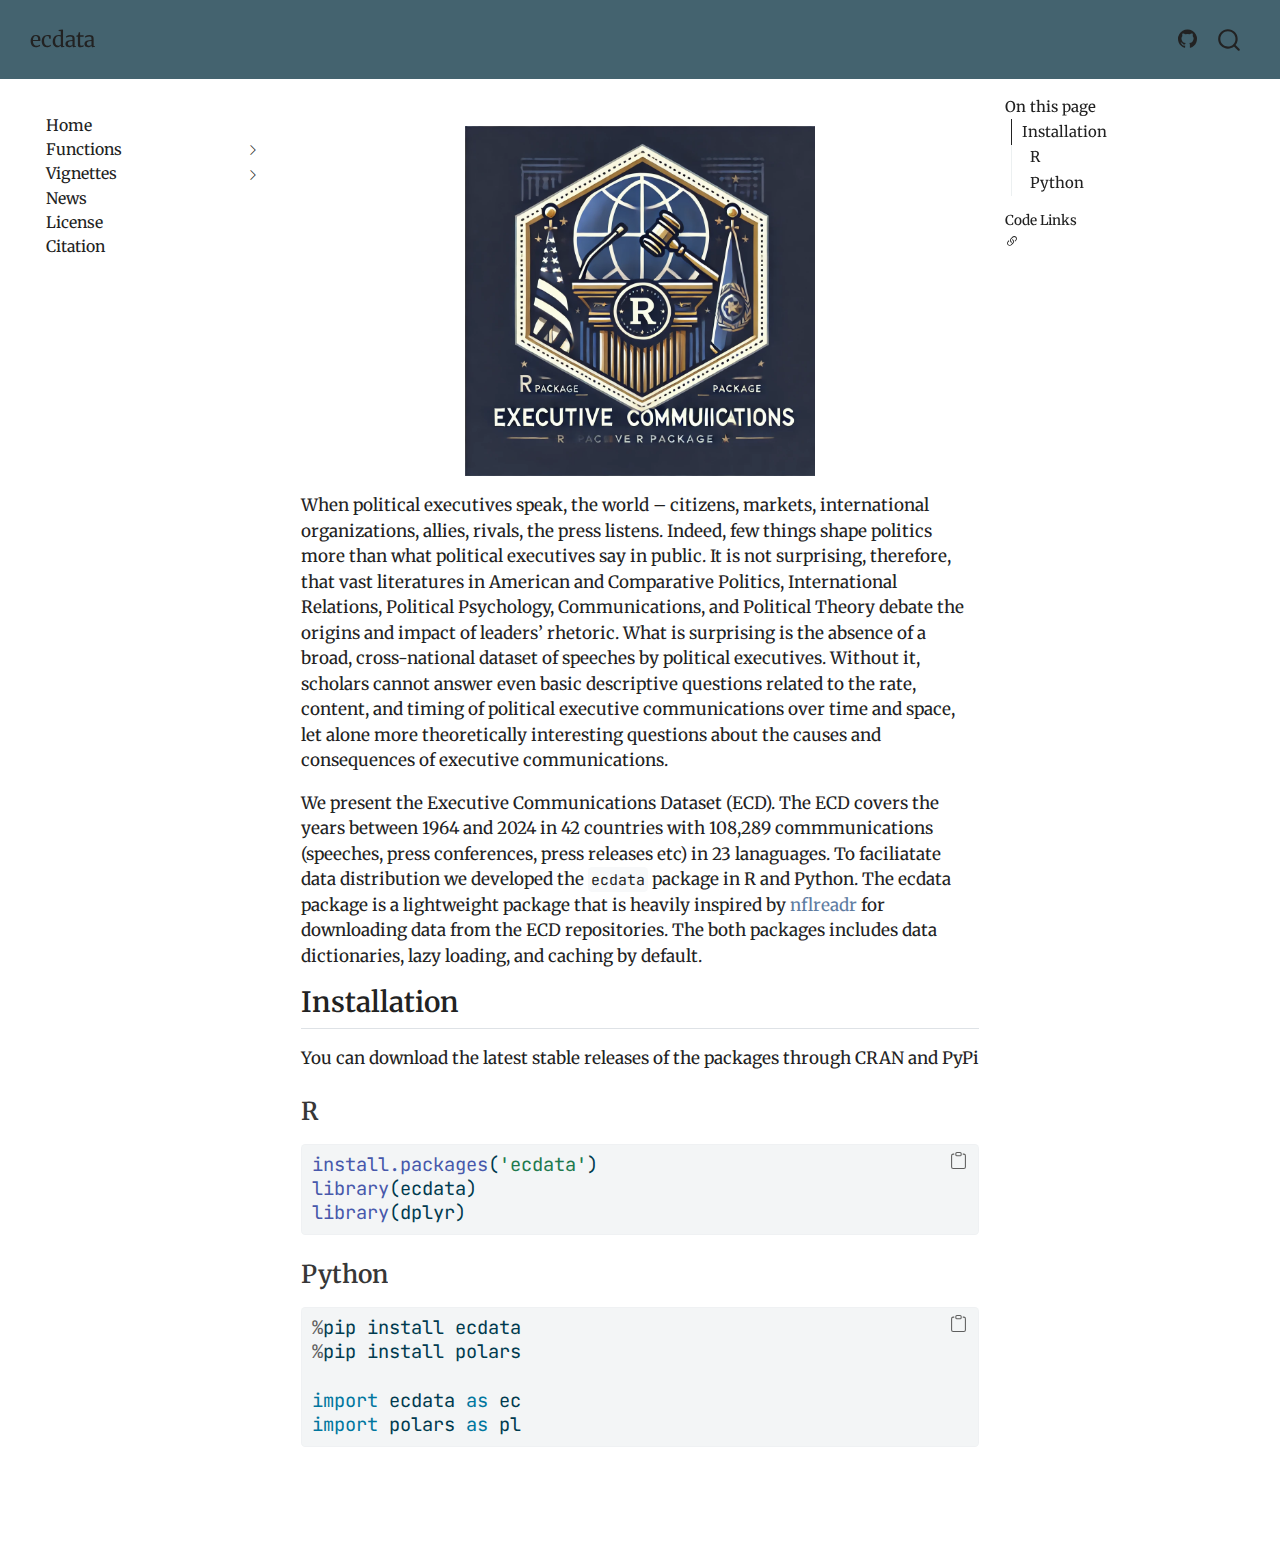
<file: docs/index.html>
<!DOCTYPE html>
<html xmlns="http://www.w3.org/1999/xhtml" lang="en" xml:lang="en"><head>

<meta charset="utf-8">
<meta name="generator" content="quarto-1.6.35">

<meta name="viewport" content="width=device-width, initial-scale=1.0, user-scalable=yes">


<title>ecdata</title>
<style>
code{white-space: pre-wrap;}
span.smallcaps{font-variant: small-caps;}
div.columns{display: flex; gap: min(4vw, 1.5em);}
div.column{flex: auto; overflow-x: auto;}
div.hanging-indent{margin-left: 1.5em; text-indent: -1.5em;}
ul.task-list{list-style: none;}
ul.task-list li input[type="checkbox"] {
  width: 0.8em;
  margin: 0 0.8em 0.2em -1em; /* quarto-specific, see https://github.com/quarto-dev/quarto-cli/issues/4556 */ 
  vertical-align: middle;
}
/* CSS for syntax highlighting */
pre > code.sourceCode { white-space: pre; position: relative; }
pre > code.sourceCode > span { line-height: 1.25; }
pre > code.sourceCode > span:empty { height: 1.2em; }
.sourceCode { overflow: visible; }
code.sourceCode > span { color: inherit; text-decoration: inherit; }
div.sourceCode { margin: 1em 0; }
pre.sourceCode { margin: 0; }
@media screen {
div.sourceCode { overflow: auto; }
}
@media print {
pre > code.sourceCode { white-space: pre-wrap; }
pre > code.sourceCode > span { display: inline-block; text-indent: -5em; padding-left: 5em; }
}
pre.numberSource code
  { counter-reset: source-line 0; }
pre.numberSource code > span
  { position: relative; left: -4em; counter-increment: source-line; }
pre.numberSource code > span > a:first-child::before
  { content: counter(source-line);
    position: relative; left: -1em; text-align: right; vertical-align: baseline;
    border: none; display: inline-block;
    -webkit-touch-callout: none; -webkit-user-select: none;
    -khtml-user-select: none; -moz-user-select: none;
    -ms-user-select: none; user-select: none;
    padding: 0 4px; width: 4em;
  }
pre.numberSource { margin-left: 3em;  padding-left: 4px; }
div.sourceCode
  {   }
@media screen {
pre > code.sourceCode > span > a:first-child::before { text-decoration: underline; }
}
</style>


<script src="site_libs/quarto-nav/quarto-nav.js"></script>
<script src="site_libs/quarto-nav/headroom.min.js"></script>
<script src="site_libs/clipboard/clipboard.min.js"></script>
<script src="site_libs/quarto-search/autocomplete.umd.js"></script>
<script src="site_libs/quarto-search/fuse.min.js"></script>
<script src="site_libs/quarto-search/quarto-search.js"></script>
<meta name="quarto:offset" content="./">
<script src="site_libs/quarto-html/quarto.js"></script>
<script src="site_libs/quarto-html/popper.min.js"></script>
<script src="site_libs/quarto-html/tippy.umd.min.js"></script>
<script src="site_libs/quarto-html/anchor.min.js"></script>
<link href="site_libs/quarto-html/tippy.css" rel="stylesheet">
<link href="site_libs/quarto-html/quarto-syntax-highlighting-ae7a46b1a6c1441764801504767e47e7.css" rel="stylesheet" id="quarto-text-highlighting-styles">
<script src="site_libs/bootstrap/bootstrap.min.js"></script>
<link href="site_libs/bootstrap/bootstrap-icons.css" rel="stylesheet">
<link href="site_libs/bootstrap/bootstrap-abed174b956118bde64ca1d36480d76f.min.css" rel="stylesheet" append-hash="true" id="quarto-bootstrap" data-mode="light">
<script id="quarto-search-options" type="application/json">{
  "location": "navbar",
  "copy-button": false,
  "collapse-after": 3,
  "panel-placement": "end",
  "type": "overlay",
  "limit": 50,
  "keyboard-shortcut": [
    "f",
    "/",
    "s"
  ],
  "show-item-context": false,
  "language": {
    "search-no-results-text": "No results",
    "search-matching-documents-text": "matching documents",
    "search-copy-link-title": "Copy link to search",
    "search-hide-matches-text": "Hide additional matches",
    "search-more-match-text": "more match in this document",
    "search-more-matches-text": "more matches in this document",
    "search-clear-button-title": "Clear",
    "search-text-placeholder": "",
    "search-detached-cancel-button-title": "Cancel",
    "search-submit-button-title": "Submit",
    "search-label": "Search"
  }
}</script>


</head>

<body class="nav-sidebar floating nav-fixed">

<div id="quarto-search-results"></div>
  <header id="quarto-header" class="headroom fixed-top">
    <nav class="navbar navbar-expand-lg " data-bs-theme="dark">
      <div class="navbar-container container-fluid">
      <div class="navbar-brand-container mx-auto">
    <a class="navbar-brand" href="./index.html">
    <span class="navbar-title">ecdata</span>
    </a>
  </div>
            <div id="quarto-search" class="" title="Search"></div>
          <button class="navbar-toggler" type="button" data-bs-toggle="collapse" data-bs-target="#navbarCollapse" aria-controls="navbarCollapse" role="menu" aria-expanded="false" aria-label="Toggle navigation" onclick="if (window.quartoToggleHeadroom) { window.quartoToggleHeadroom(); }">
  <span class="navbar-toggler-icon"></span>
</button>
          <div class="collapse navbar-collapse" id="navbarCollapse">
            <ul class="navbar-nav navbar-nav-scroll ms-auto">
  <li class="nav-item compact">
    <a class="nav-link" href="https://github.com/Executive-Communications-Dataset/ecdata"> <i class="bi bi-github" role="img" aria-label="ecdata GitHub">
</i> 
<span class="menu-text"></span></a>
  </li>  
</ul>
          </div> <!-- /navcollapse -->
            <div class="quarto-navbar-tools">
</div>
      </div> <!-- /container-fluid -->
    </nav>
  <nav class="quarto-secondary-nav">
    <div class="container-fluid d-flex">
      <button type="button" class="quarto-btn-toggle btn" data-bs-toggle="collapse" role="button" data-bs-target=".quarto-sidebar-collapse-item" aria-controls="quarto-sidebar" aria-expanded="false" aria-label="Toggle sidebar navigation" onclick="if (window.quartoToggleHeadroom) { window.quartoToggleHeadroom(); }">
        <i class="bi bi-layout-text-sidebar-reverse"></i>
      </button>
        <nav class="quarto-page-breadcrumbs" aria-label="breadcrumb"><ol class="breadcrumb"></ol></nav>
        <a class="flex-grow-1" role="navigation" data-bs-toggle="collapse" data-bs-target=".quarto-sidebar-collapse-item" aria-controls="quarto-sidebar" aria-expanded="false" aria-label="Toggle sidebar navigation" onclick="if (window.quartoToggleHeadroom) { window.quartoToggleHeadroom(); }">      
        </a>
    </div>
  </nav>
</header>
<!-- content -->
<div id="quarto-content" class="quarto-container page-columns page-rows-contents page-layout-article page-navbar">
<!-- sidebar -->
  <nav id="quarto-sidebar" class="sidebar collapse collapse-horizontal quarto-sidebar-collapse-item sidebar-navigation floating overflow-auto">
    <div class="sidebar-menu-container"> 
    <ul class="list-unstyled mt-1">
        <li class="sidebar-item">
  <div class="sidebar-item-container"> 
  <a href="./index.qmd" class="sidebar-item-text sidebar-link">
 <span class="menu-text">Home</span></a>
  </div>
</li>
        <li class="sidebar-item sidebar-item-section">
      <div class="sidebar-item-container"> 
            <a class="sidebar-item-text sidebar-link text-start collapsed" data-bs-toggle="collapse" data-bs-target="#quarto-sidebar-section-1" role="navigation" aria-expanded="false">
 <span class="menu-text">Functions</span></a>
          <a class="sidebar-item-toggle text-start collapsed" data-bs-toggle="collapse" data-bs-target="#quarto-sidebar-section-1" role="navigation" aria-expanded="false" aria-label="Toggle section">
            <i class="bi bi-chevron-right ms-2"></i>
          </a> 
      </div>
      <ul id="quarto-sidebar-section-1" class="collapse list-unstyled sidebar-section depth1 ">  
          <li class="sidebar-item">
  <div class="sidebar-item-container"> 
  <a href="./man/ecd_country_dictionary.html" class="sidebar-item-text sidebar-link">
 <span class="menu-text"><code>ecd_country_dictionary</code></span></a>
  </div>
</li>
          <li class="sidebar-item">
  <div class="sidebar-item-container"> 
  <a href="./man/ecd_data_dictionary.html" class="sidebar-item-text sidebar-link">
 <span class="menu-text"><code>ecd_data_dictionary</code></span></a>
  </div>
</li>
          <li class="sidebar-item">
  <div class="sidebar-item-container"> 
  <a href="./man/example_scrapper.qmd" class="sidebar-item-text sidebar-link">
 <span class="menu-text"><code>example_scrapper</code></span></a>
  </div>
</li>
          <li class="sidebar-item">
  <div class="sidebar-item-container"> 
  <a href="./man/load_ecd.html" class="sidebar-item-text sidebar-link">
 <span class="menu-text"><code>load_ecd</code></span></a>
  </div>
</li>
          <li class="sidebar-item">
  <div class="sidebar-item-container"> 
  <a href="./man/lazy_load_ecd.html" class="sidebar-item-text sidebar-link">
 <span class="menu-text"><code>lazy_load_ecd</code></span></a>
  </div>
</li>
      </ul>
  </li>
        <li class="sidebar-item sidebar-item-section">
      <div class="sidebar-item-container"> 
            <a class="sidebar-item-text sidebar-link text-start collapsed" data-bs-toggle="collapse" data-bs-target="#quarto-sidebar-section-2" role="navigation" aria-expanded="false">
 <span class="menu-text">Vignettes</span></a>
          <a class="sidebar-item-toggle text-start collapsed" data-bs-toggle="collapse" data-bs-target="#quarto-sidebar-section-2" role="navigation" aria-expanded="false" aria-label="Toggle section">
            <i class="bi bi-chevron-right ms-2"></i>
          </a> 
      </div>
      <ul id="quarto-sidebar-section-2" class="collapse list-unstyled sidebar-section depth1 ">  
          <li class="sidebar-item">
  <div class="sidebar-item-container"> 
  <a href="./vignettes/introduction.html" class="sidebar-item-text sidebar-link">
 <span class="menu-text">Introduction</span></a>
  </div>
</li>
      </ul>
  </li>
        <li class="sidebar-item">
  <div class="sidebar-item-container"> 
  <a href="./NEWS.html" class="sidebar-item-text sidebar-link">
 <span class="menu-text">News</span></a>
  </div>
</li>
        <li class="sidebar-item">
  <div class="sidebar-item-container"> 
  <a href="./LICENSE.html" class="sidebar-item-text sidebar-link">
 <span class="menu-text">License</span></a>
  </div>
</li>
        <li class="sidebar-item">
  <div class="sidebar-item-container"> 
  <a href="./CITATION.html" class="sidebar-item-text sidebar-link">
 <span class="menu-text">Citation</span></a>
  </div>
</li>
    </ul>
    </div>
</nav>
<div id="quarto-sidebar-glass" class="quarto-sidebar-collapse-item" data-bs-toggle="collapse" data-bs-target=".quarto-sidebar-collapse-item"></div>
<!-- margin-sidebar -->
    <div id="quarto-margin-sidebar" class="sidebar margin-sidebar">
        <nav id="TOC" role="doc-toc" class="toc-active">
    <h2 id="toc-title">On this page</h2>
   
  <ul>
  <li><a href="#installation" id="toc-installation" class="nav-link active" data-scroll-target="#installation">Installation</a>
  <ul class="collapse">
  <li><a href="#r" id="toc-r" class="nav-link" data-scroll-target="#r">R</a></li>
  <li><a href="#python" id="toc-python" class="nav-link" data-scroll-target="#python">Python</a></li>
  </ul></li>
  </ul>
<div class="quarto-code-links"><h2>Code Links</h2><ul><li><a href="undefined"><i class="bi bi-link-45deg"></i></a></li></ul></div></nav>
    </div>
<!-- main -->
<main class="content" id="quarto-document-content"><header id="title-block-header" class="quarto-title-block"></header>




<p align="center">
<a href="https://executive-communications-dataset.github.io/ecdata/"> <img src="hex-logo.png" height="350" class="center"> </a>
</p>
<p>When political executives speak, the world – citizens, markets, international organizations, allies, rivals, the press listens. Indeed, few things shape politics more than what political executives say in public. It is not surprising, therefore, that vast literatures in American and Comparative Politics, International Relations, Political Psychology, Communications, and Political Theory debate the origins and impact of leaders’ rhetoric. What is surprising is the absence of a broad, cross-national dataset of speeches by political executives. Without it, scholars cannot answer even basic descriptive questions related to the rate, content, and timing of political executive communications over time and space, let alone more theoretically interesting questions about the causes and consequences of executive communications.</p>
<p>We present the Executive Communications Dataset (ECD). The ECD covers the years between 1964 and 2024 in 42 countries with 108,289 commmunications (speeches, press conferences, press releases etc) in 23 lanaguages. To faciliatate data distribution we developed the <code>ecdata</code> package in R and Python. The ecdata package is a lightweight package that is heavily inspired by <a href="https://nflreadr.nflverse.com/">nflreadr</a> for downloading data from the ECD repositories. The both packages includes data dictionaries, lazy loading, and caching by default.</p>
<section id="installation" class="level2">
<h2 class="anchored" data-anchor-id="installation">Installation</h2>
<p>You can download the latest stable releases of the packages through CRAN and PyPi</p>
<section id="r" class="level3">
<h3 class="anchored" data-anchor-id="r">R</h3>
<div class="sourceCode" id="cb1"><pre class="sourceCode r code-with-copy"><code class="sourceCode r"><span id="cb1-1"><a href="#cb1-1" aria-hidden="true" tabindex="-1"></a><span class="fu">install.packages</span>(<span class="st">'ecdata'</span>)</span>
<span id="cb1-2"><a href="#cb1-2" aria-hidden="true" tabindex="-1"></a><span class="fu">library</span>(ecdata)</span>
<span id="cb1-3"><a href="#cb1-3" aria-hidden="true" tabindex="-1"></a><span class="fu">library</span>(dplyr)</span></code><button title="Copy to Clipboard" class="code-copy-button"><i class="bi"></i></button></pre></div>
</section>
<section id="python" class="level3">
<h3 class="anchored" data-anchor-id="python">Python</h3>
<div class="sourceCode" id="cb2"><pre class="sourceCode python code-with-copy"><code class="sourceCode python"><span id="cb2-1"><a href="#cb2-1" aria-hidden="true" tabindex="-1"></a><span class="op">%</span>pip install ecdata</span>
<span id="cb2-2"><a href="#cb2-2" aria-hidden="true" tabindex="-1"></a><span class="op">%</span>pip install polars</span>
<span id="cb2-3"><a href="#cb2-3" aria-hidden="true" tabindex="-1"></a></span>
<span id="cb2-4"><a href="#cb2-4" aria-hidden="true" tabindex="-1"></a><span class="im">import</span> ecdata <span class="im">as</span> ec</span>
<span id="cb2-5"><a href="#cb2-5" aria-hidden="true" tabindex="-1"></a><span class="im">import</span> polars <span class="im">as</span> pl</span></code><button title="Copy to Clipboard" class="code-copy-button"><i class="bi"></i></button></pre></div>


</section>
</section>

</main> <!-- /main -->
<script id="quarto-html-after-body" type="application/javascript">
window.document.addEventListener("DOMContentLoaded", function (event) {
  const toggleBodyColorMode = (bsSheetEl) => {
    const mode = bsSheetEl.getAttribute("data-mode");
    const bodyEl = window.document.querySelector("body");
    if (mode === "dark") {
      bodyEl.classList.add("quarto-dark");
      bodyEl.classList.remove("quarto-light");
    } else {
      bodyEl.classList.add("quarto-light");
      bodyEl.classList.remove("quarto-dark");
    }
  }
  const toggleBodyColorPrimary = () => {
    const bsSheetEl = window.document.querySelector("link#quarto-bootstrap");
    if (bsSheetEl) {
      toggleBodyColorMode(bsSheetEl);
    }
  }
  toggleBodyColorPrimary();  
  const icon = "";
  const anchorJS = new window.AnchorJS();
  anchorJS.options = {
    placement: 'right',
    icon: icon
  };
  anchorJS.add('.anchored');
  const isCodeAnnotation = (el) => {
    for (const clz of el.classList) {
      if (clz.startsWith('code-annotation-')) {                     
        return true;
      }
    }
    return false;
  }
  const onCopySuccess = function(e) {
    // button target
    const button = e.trigger;
    // don't keep focus
    button.blur();
    // flash "checked"
    button.classList.add('code-copy-button-checked');
    var currentTitle = button.getAttribute("title");
    button.setAttribute("title", "Copied!");
    let tooltip;
    if (window.bootstrap) {
      button.setAttribute("data-bs-toggle", "tooltip");
      button.setAttribute("data-bs-placement", "left");
      button.setAttribute("data-bs-title", "Copied!");
      tooltip = new bootstrap.Tooltip(button, 
        { trigger: "manual", 
          customClass: "code-copy-button-tooltip",
          offset: [0, -8]});
      tooltip.show();    
    }
    setTimeout(function() {
      if (tooltip) {
        tooltip.hide();
        button.removeAttribute("data-bs-title");
        button.removeAttribute("data-bs-toggle");
        button.removeAttribute("data-bs-placement");
      }
      button.setAttribute("title", currentTitle);
      button.classList.remove('code-copy-button-checked');
    }, 1000);
    // clear code selection
    e.clearSelection();
  }
  const getTextToCopy = function(trigger) {
      const codeEl = trigger.previousElementSibling.cloneNode(true);
      for (const childEl of codeEl.children) {
        if (isCodeAnnotation(childEl)) {
          childEl.remove();
        }
      }
      return codeEl.innerText;
  }
  const clipboard = new window.ClipboardJS('.code-copy-button:not([data-in-quarto-modal])', {
    text: getTextToCopy
  });
  clipboard.on('success', onCopySuccess);
  if (window.document.getElementById('quarto-embedded-source-code-modal')) {
    const clipboardModal = new window.ClipboardJS('.code-copy-button[data-in-quarto-modal]', {
      text: getTextToCopy,
      container: window.document.getElementById('quarto-embedded-source-code-modal')
    });
    clipboardModal.on('success', onCopySuccess);
  }
    var localhostRegex = new RegExp(/^(?:http|https):\/\/localhost\:?[0-9]*\//);
    var mailtoRegex = new RegExp(/^mailto:/);
      var filterRegex = new RegExp('/' + window.location.host + '/');
    var isInternal = (href) => {
        return filterRegex.test(href) || localhostRegex.test(href) || mailtoRegex.test(href);
    }
    // Inspect non-navigation links and adorn them if external
 	var links = window.document.querySelectorAll('a[href]:not(.nav-link):not(.navbar-brand):not(.toc-action):not(.sidebar-link):not(.sidebar-item-toggle):not(.pagination-link):not(.no-external):not([aria-hidden]):not(.dropdown-item):not(.quarto-navigation-tool):not(.about-link)');
    for (var i=0; i<links.length; i++) {
      const link = links[i];
      if (!isInternal(link.href)) {
        // undo the damage that might have been done by quarto-nav.js in the case of
        // links that we want to consider external
        if (link.dataset.originalHref !== undefined) {
          link.href = link.dataset.originalHref;
        }
      }
    }
  function tippyHover(el, contentFn, onTriggerFn, onUntriggerFn) {
    const config = {
      allowHTML: true,
      maxWidth: 500,
      delay: 100,
      arrow: false,
      appendTo: function(el) {
          return el.parentElement;
      },
      interactive: true,
      interactiveBorder: 10,
      theme: 'quarto',
      placement: 'bottom-start',
    };
    if (contentFn) {
      config.content = contentFn;
    }
    if (onTriggerFn) {
      config.onTrigger = onTriggerFn;
    }
    if (onUntriggerFn) {
      config.onUntrigger = onUntriggerFn;
    }
    window.tippy(el, config); 
  }
  const noterefs = window.document.querySelectorAll('a[role="doc-noteref"]');
  for (var i=0; i<noterefs.length; i++) {
    const ref = noterefs[i];
    tippyHover(ref, function() {
      // use id or data attribute instead here
      let href = ref.getAttribute('data-footnote-href') || ref.getAttribute('href');
      try { href = new URL(href).hash; } catch {}
      const id = href.replace(/^#\/?/, "");
      const note = window.document.getElementById(id);
      if (note) {
        return note.innerHTML;
      } else {
        return "";
      }
    });
  }
  const xrefs = window.document.querySelectorAll('a.quarto-xref');
  const processXRef = (id, note) => {
    // Strip column container classes
    const stripColumnClz = (el) => {
      el.classList.remove("page-full", "page-columns");
      if (el.children) {
        for (const child of el.children) {
          stripColumnClz(child);
        }
      }
    }
    stripColumnClz(note)
    if (id === null || id.startsWith('sec-')) {
      // Special case sections, only their first couple elements
      const container = document.createElement("div");
      if (note.children && note.children.length > 2) {
        container.appendChild(note.children[0].cloneNode(true));
        for (let i = 1; i < note.children.length; i++) {
          const child = note.children[i];
          if (child.tagName === "P" && child.innerText === "") {
            continue;
          } else {
            container.appendChild(child.cloneNode(true));
            break;
          }
        }
        if (window.Quarto?.typesetMath) {
          window.Quarto.typesetMath(container);
        }
        return container.innerHTML
      } else {
        if (window.Quarto?.typesetMath) {
          window.Quarto.typesetMath(note);
        }
        return note.innerHTML;
      }
    } else {
      // Remove any anchor links if they are present
      const anchorLink = note.querySelector('a.anchorjs-link');
      if (anchorLink) {
        anchorLink.remove();
      }
      if (window.Quarto?.typesetMath) {
        window.Quarto.typesetMath(note);
      }
      if (note.classList.contains("callout")) {
        return note.outerHTML;
      } else {
        return note.innerHTML;
      }
    }
  }
  for (var i=0; i<xrefs.length; i++) {
    const xref = xrefs[i];
    tippyHover(xref, undefined, function(instance) {
      instance.disable();
      let url = xref.getAttribute('href');
      let hash = undefined; 
      if (url.startsWith('#')) {
        hash = url;
      } else {
        try { hash = new URL(url).hash; } catch {}
      }
      if (hash) {
        const id = hash.replace(/^#\/?/, "");
        const note = window.document.getElementById(id);
        if (note !== null) {
          try {
            const html = processXRef(id, note.cloneNode(true));
            instance.setContent(html);
          } finally {
            instance.enable();
            instance.show();
          }
        } else {
          // See if we can fetch this
          fetch(url.split('#')[0])
          .then(res => res.text())
          .then(html => {
            const parser = new DOMParser();
            const htmlDoc = parser.parseFromString(html, "text/html");
            const note = htmlDoc.getElementById(id);
            if (note !== null) {
              const html = processXRef(id, note);
              instance.setContent(html);
            } 
          }).finally(() => {
            instance.enable();
            instance.show();
          });
        }
      } else {
        // See if we can fetch a full url (with no hash to target)
        // This is a special case and we should probably do some content thinning / targeting
        fetch(url)
        .then(res => res.text())
        .then(html => {
          const parser = new DOMParser();
          const htmlDoc = parser.parseFromString(html, "text/html");
          const note = htmlDoc.querySelector('main.content');
          if (note !== null) {
            // This should only happen for chapter cross references
            // (since there is no id in the URL)
            // remove the first header
            if (note.children.length > 0 && note.children[0].tagName === "HEADER") {
              note.children[0].remove();
            }
            const html = processXRef(null, note);
            instance.setContent(html);
          } 
        }).finally(() => {
          instance.enable();
          instance.show();
        });
      }
    }, function(instance) {
    });
  }
      let selectedAnnoteEl;
      const selectorForAnnotation = ( cell, annotation) => {
        let cellAttr = 'data-code-cell="' + cell + '"';
        let lineAttr = 'data-code-annotation="' +  annotation + '"';
        const selector = 'span[' + cellAttr + '][' + lineAttr + ']';
        return selector;
      }
      const selectCodeLines = (annoteEl) => {
        const doc = window.document;
        const targetCell = annoteEl.getAttribute("data-target-cell");
        const targetAnnotation = annoteEl.getAttribute("data-target-annotation");
        const annoteSpan = window.document.querySelector(selectorForAnnotation(targetCell, targetAnnotation));
        const lines = annoteSpan.getAttribute("data-code-lines").split(",");
        const lineIds = lines.map((line) => {
          return targetCell + "-" + line;
        })
        let top = null;
        let height = null;
        let parent = null;
        if (lineIds.length > 0) {
            //compute the position of the single el (top and bottom and make a div)
            const el = window.document.getElementById(lineIds[0]);
            top = el.offsetTop;
            height = el.offsetHeight;
            parent = el.parentElement.parentElement;
          if (lineIds.length > 1) {
            const lastEl = window.document.getElementById(lineIds[lineIds.length - 1]);
            const bottom = lastEl.offsetTop + lastEl.offsetHeight;
            height = bottom - top;
          }
          if (top !== null && height !== null && parent !== null) {
            // cook up a div (if necessary) and position it 
            let div = window.document.getElementById("code-annotation-line-highlight");
            if (div === null) {
              div = window.document.createElement("div");
              div.setAttribute("id", "code-annotation-line-highlight");
              div.style.position = 'absolute';
              parent.appendChild(div);
            }
            div.style.top = top - 2 + "px";
            div.style.height = height + 4 + "px";
            div.style.left = 0;
            let gutterDiv = window.document.getElementById("code-annotation-line-highlight-gutter");
            if (gutterDiv === null) {
              gutterDiv = window.document.createElement("div");
              gutterDiv.setAttribute("id", "code-annotation-line-highlight-gutter");
              gutterDiv.style.position = 'absolute';
              const codeCell = window.document.getElementById(targetCell);
              const gutter = codeCell.querySelector('.code-annotation-gutter');
              gutter.appendChild(gutterDiv);
            }
            gutterDiv.style.top = top - 2 + "px";
            gutterDiv.style.height = height + 4 + "px";
          }
          selectedAnnoteEl = annoteEl;
        }
      };
      const unselectCodeLines = () => {
        const elementsIds = ["code-annotation-line-highlight", "code-annotation-line-highlight-gutter"];
        elementsIds.forEach((elId) => {
          const div = window.document.getElementById(elId);
          if (div) {
            div.remove();
          }
        });
        selectedAnnoteEl = undefined;
      };
        // Handle positioning of the toggle
    window.addEventListener(
      "resize",
      throttle(() => {
        elRect = undefined;
        if (selectedAnnoteEl) {
          selectCodeLines(selectedAnnoteEl);
        }
      }, 10)
    );
    function throttle(fn, ms) {
    let throttle = false;
    let timer;
      return (...args) => {
        if(!throttle) { // first call gets through
            fn.apply(this, args);
            throttle = true;
        } else { // all the others get throttled
            if(timer) clearTimeout(timer); // cancel #2
            timer = setTimeout(() => {
              fn.apply(this, args);
              timer = throttle = false;
            }, ms);
        }
      };
    }
      // Attach click handler to the DT
      const annoteDls = window.document.querySelectorAll('dt[data-target-cell]');
      for (const annoteDlNode of annoteDls) {
        annoteDlNode.addEventListener('click', (event) => {
          const clickedEl = event.target;
          if (clickedEl !== selectedAnnoteEl) {
            unselectCodeLines();
            const activeEl = window.document.querySelector('dt[data-target-cell].code-annotation-active');
            if (activeEl) {
              activeEl.classList.remove('code-annotation-active');
            }
            selectCodeLines(clickedEl);
            clickedEl.classList.add('code-annotation-active');
          } else {
            // Unselect the line
            unselectCodeLines();
            clickedEl.classList.remove('code-annotation-active');
          }
        });
      }
  const findCites = (el) => {
    const parentEl = el.parentElement;
    if (parentEl) {
      const cites = parentEl.dataset.cites;
      if (cites) {
        return {
          el,
          cites: cites.split(' ')
        };
      } else {
        return findCites(el.parentElement)
      }
    } else {
      return undefined;
    }
  };
  var bibliorefs = window.document.querySelectorAll('a[role="doc-biblioref"]');
  for (var i=0; i<bibliorefs.length; i++) {
    const ref = bibliorefs[i];
    const citeInfo = findCites(ref);
    if (citeInfo) {
      tippyHover(citeInfo.el, function() {
        var popup = window.document.createElement('div');
        citeInfo.cites.forEach(function(cite) {
          var citeDiv = window.document.createElement('div');
          citeDiv.classList.add('hanging-indent');
          citeDiv.classList.add('csl-entry');
          var biblioDiv = window.document.getElementById('ref-' + cite);
          if (biblioDiv) {
            citeDiv.innerHTML = biblioDiv.innerHTML;
          }
          popup.appendChild(citeDiv);
        });
        return popup.innerHTML;
      });
    }
  }
});
</script>
</div> <!-- /content -->




</body></html>
</file>
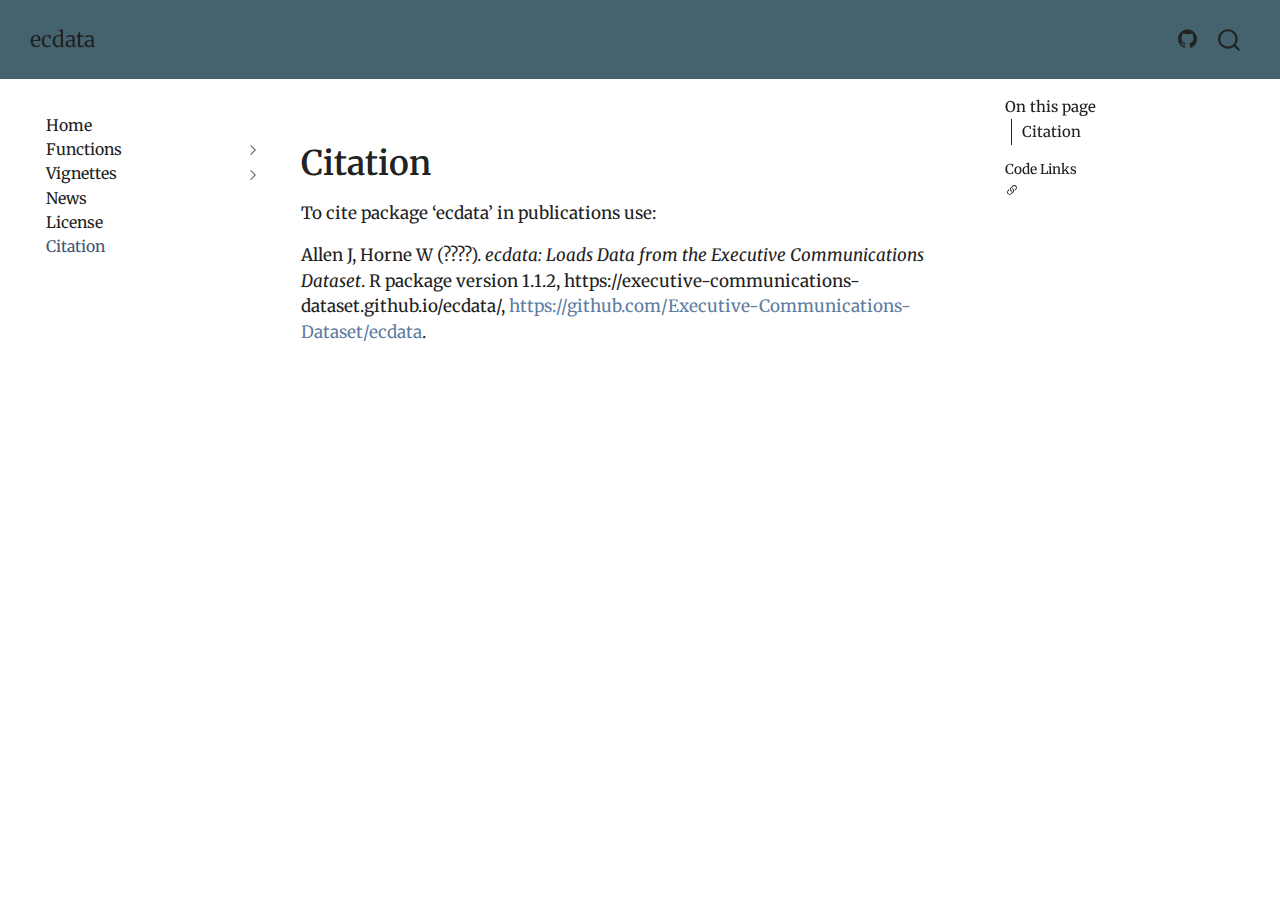
<file: docs/CITATION.html>
<!DOCTYPE html>
<html xmlns="http://www.w3.org/1999/xhtml" lang="en" xml:lang="en"><head>

<meta charset="utf-8">
<meta name="generator" content="quarto-1.6.35">

<meta name="viewport" content="width=device-width, initial-scale=1.0, user-scalable=yes">


<title>citation – ecdata</title>
<style>
code{white-space: pre-wrap;}
span.smallcaps{font-variant: small-caps;}
div.columns{display: flex; gap: min(4vw, 1.5em);}
div.column{flex: auto; overflow-x: auto;}
div.hanging-indent{margin-left: 1.5em; text-indent: -1.5em;}
ul.task-list{list-style: none;}
ul.task-list li input[type="checkbox"] {
  width: 0.8em;
  margin: 0 0.8em 0.2em -1em; /* quarto-specific, see https://github.com/quarto-dev/quarto-cli/issues/4556 */ 
  vertical-align: middle;
}
</style>


<script src="site_libs/quarto-nav/quarto-nav.js"></script>
<script src="site_libs/quarto-nav/headroom.min.js"></script>
<script src="site_libs/clipboard/clipboard.min.js"></script>
<script src="site_libs/quarto-search/autocomplete.umd.js"></script>
<script src="site_libs/quarto-search/fuse.min.js"></script>
<script src="site_libs/quarto-search/quarto-search.js"></script>
<meta name="quarto:offset" content="./">
<script src="site_libs/quarto-html/quarto.js"></script>
<script src="site_libs/quarto-html/popper.min.js"></script>
<script src="site_libs/quarto-html/tippy.umd.min.js"></script>
<script src="site_libs/quarto-html/anchor.min.js"></script>
<link href="site_libs/quarto-html/tippy.css" rel="stylesheet">
<link href="site_libs/quarto-html/quarto-syntax-highlighting-ae7a46b1a6c1441764801504767e47e7.css" rel="stylesheet" id="quarto-text-highlighting-styles">
<script src="site_libs/bootstrap/bootstrap.min.js"></script>
<link href="site_libs/bootstrap/bootstrap-icons.css" rel="stylesheet">
<link href="site_libs/bootstrap/bootstrap-abed174b956118bde64ca1d36480d76f.min.css" rel="stylesheet" append-hash="true" id="quarto-bootstrap" data-mode="light">
<script id="quarto-search-options" type="application/json">{
  "location": "navbar",
  "copy-button": false,
  "collapse-after": 3,
  "panel-placement": "end",
  "type": "overlay",
  "limit": 50,
  "keyboard-shortcut": [
    "f",
    "/",
    "s"
  ],
  "show-item-context": false,
  "language": {
    "search-no-results-text": "No results",
    "search-matching-documents-text": "matching documents",
    "search-copy-link-title": "Copy link to search",
    "search-hide-matches-text": "Hide additional matches",
    "search-more-match-text": "more match in this document",
    "search-more-matches-text": "more matches in this document",
    "search-clear-button-title": "Clear",
    "search-text-placeholder": "",
    "search-detached-cancel-button-title": "Cancel",
    "search-submit-button-title": "Submit",
    "search-label": "Search"
  }
}</script>


</head>

<body class="nav-sidebar floating nav-fixed">

<div id="quarto-search-results"></div>
  <header id="quarto-header" class="headroom fixed-top">
    <nav class="navbar navbar-expand-lg " data-bs-theme="dark">
      <div class="navbar-container container-fluid">
      <div class="navbar-brand-container mx-auto">
    <a class="navbar-brand" href="./index.html">
    <span class="navbar-title">ecdata</span>
    </a>
  </div>
            <div id="quarto-search" class="" title="Search"></div>
          <button class="navbar-toggler" type="button" data-bs-toggle="collapse" data-bs-target="#navbarCollapse" aria-controls="navbarCollapse" role="menu" aria-expanded="false" aria-label="Toggle navigation" onclick="if (window.quartoToggleHeadroom) { window.quartoToggleHeadroom(); }">
  <span class="navbar-toggler-icon"></span>
</button>
          <div class="collapse navbar-collapse" id="navbarCollapse">
            <ul class="navbar-nav navbar-nav-scroll ms-auto">
  <li class="nav-item compact">
    <a class="nav-link" href="https://github.com/Executive-Communications-Dataset/ecdata"> <i class="bi bi-github" role="img" aria-label="ecdata GitHub">
</i> 
<span class="menu-text"></span></a>
  </li>  
</ul>
          </div> <!-- /navcollapse -->
            <div class="quarto-navbar-tools">
</div>
      </div> <!-- /container-fluid -->
    </nav>
  <nav class="quarto-secondary-nav">
    <div class="container-fluid d-flex">
      <button type="button" class="quarto-btn-toggle btn" data-bs-toggle="collapse" role="button" data-bs-target=".quarto-sidebar-collapse-item" aria-controls="quarto-sidebar" aria-expanded="false" aria-label="Toggle sidebar navigation" onclick="if (window.quartoToggleHeadroom) { window.quartoToggleHeadroom(); }">
        <i class="bi bi-layout-text-sidebar-reverse"></i>
      </button>
        <nav class="quarto-page-breadcrumbs" aria-label="breadcrumb"><ol class="breadcrumb"><li class="breadcrumb-item"><a href="./CITATION.html">Citation</a></li></ol></nav>
        <a class="flex-grow-1" role="navigation" data-bs-toggle="collapse" data-bs-target=".quarto-sidebar-collapse-item" aria-controls="quarto-sidebar" aria-expanded="false" aria-label="Toggle sidebar navigation" onclick="if (window.quartoToggleHeadroom) { window.quartoToggleHeadroom(); }">      
        </a>
    </div>
  </nav>
</header>
<!-- content -->
<div id="quarto-content" class="quarto-container page-columns page-rows-contents page-layout-article page-navbar">
<!-- sidebar -->
  <nav id="quarto-sidebar" class="sidebar collapse collapse-horizontal quarto-sidebar-collapse-item sidebar-navigation floating overflow-auto">
    <div class="sidebar-menu-container"> 
    <ul class="list-unstyled mt-1">
        <li class="sidebar-item">
  <div class="sidebar-item-container"> 
  <a href="./index.qmd" class="sidebar-item-text sidebar-link">
 <span class="menu-text">Home</span></a>
  </div>
</li>
        <li class="sidebar-item sidebar-item-section">
      <div class="sidebar-item-container"> 
            <a class="sidebar-item-text sidebar-link text-start collapsed" data-bs-toggle="collapse" data-bs-target="#quarto-sidebar-section-1" role="navigation" aria-expanded="false">
 <span class="menu-text">Functions</span></a>
          <a class="sidebar-item-toggle text-start collapsed" data-bs-toggle="collapse" data-bs-target="#quarto-sidebar-section-1" role="navigation" aria-expanded="false" aria-label="Toggle section">
            <i class="bi bi-chevron-right ms-2"></i>
          </a> 
      </div>
      <ul id="quarto-sidebar-section-1" class="collapse list-unstyled sidebar-section depth1 ">  
          <li class="sidebar-item">
  <div class="sidebar-item-container"> 
  <a href="./man/ecd_country_dictionary.html" class="sidebar-item-text sidebar-link">
 <span class="menu-text"><code>ecd_country_dictionary</code></span></a>
  </div>
</li>
          <li class="sidebar-item">
  <div class="sidebar-item-container"> 
  <a href="./man/ecd_data_dictionary.html" class="sidebar-item-text sidebar-link">
 <span class="menu-text"><code>ecd_data_dictionary</code></span></a>
  </div>
</li>
          <li class="sidebar-item">
  <div class="sidebar-item-container"> 
  <a href="./man/example_scrapper.qmd" class="sidebar-item-text sidebar-link">
 <span class="menu-text"><code>example_scrapper</code></span></a>
  </div>
</li>
          <li class="sidebar-item">
  <div class="sidebar-item-container"> 
  <a href="./man/load_ecd.html" class="sidebar-item-text sidebar-link">
 <span class="menu-text"><code>load_ecd</code></span></a>
  </div>
</li>
          <li class="sidebar-item">
  <div class="sidebar-item-container"> 
  <a href="./man/lazy_load_ecd.html" class="sidebar-item-text sidebar-link">
 <span class="menu-text"><code>lazy_load_ecd</code></span></a>
  </div>
</li>
      </ul>
  </li>
        <li class="sidebar-item sidebar-item-section">
      <div class="sidebar-item-container"> 
            <a class="sidebar-item-text sidebar-link text-start collapsed" data-bs-toggle="collapse" data-bs-target="#quarto-sidebar-section-2" role="navigation" aria-expanded="false">
 <span class="menu-text">Vignettes</span></a>
          <a class="sidebar-item-toggle text-start collapsed" data-bs-toggle="collapse" data-bs-target="#quarto-sidebar-section-2" role="navigation" aria-expanded="false" aria-label="Toggle section">
            <i class="bi bi-chevron-right ms-2"></i>
          </a> 
      </div>
      <ul id="quarto-sidebar-section-2" class="collapse list-unstyled sidebar-section depth1 ">  
          <li class="sidebar-item">
  <div class="sidebar-item-container"> 
  <a href="./vignettes/introduction.html" class="sidebar-item-text sidebar-link">
 <span class="menu-text">Introduction</span></a>
  </div>
</li>
      </ul>
  </li>
        <li class="sidebar-item">
  <div class="sidebar-item-container"> 
  <a href="./NEWS.html" class="sidebar-item-text sidebar-link">
 <span class="menu-text">News</span></a>
  </div>
</li>
        <li class="sidebar-item">
  <div class="sidebar-item-container"> 
  <a href="./LICENSE.html" class="sidebar-item-text sidebar-link">
 <span class="menu-text">License</span></a>
  </div>
</li>
        <li class="sidebar-item">
  <div class="sidebar-item-container"> 
  <a href="./CITATION.html" class="sidebar-item-text sidebar-link active">
 <span class="menu-text">Citation</span></a>
  </div>
</li>
    </ul>
    </div>
</nav>
<div id="quarto-sidebar-glass" class="quarto-sidebar-collapse-item" data-bs-toggle="collapse" data-bs-target=".quarto-sidebar-collapse-item"></div>
<!-- margin-sidebar -->
    <div id="quarto-margin-sidebar" class="sidebar margin-sidebar">
        <nav id="TOC" role="doc-toc" class="toc-active">
    <h2 id="toc-title">On this page</h2>
   
  <ul>
  <li><a href="#citation" id="toc-citation" class="nav-link active" data-scroll-target="#citation">Citation</a></li>
  </ul>
<div class="quarto-code-links"><h2>Code Links</h2><ul><li><a href="undefined"><i class="bi bi-link-45deg"></i></a></li></ul></div></nav>
    </div>
<!-- main -->
<main class="content" id="quarto-document-content"><header id="title-block-header" class="quarto-title-block"></header>




<section id="citation" class="level1">
<h1>Citation</h1>
<p>To cite package ‘ecdata’ in publications use:</p>
<p>
Allen J, Horne W (????). <em>ecdata: Loads Data from the Executive Communications Dataset</em>. R package version 1.1.2, https://executive-communications-dataset.github.io/ecdata/, <a href="https://github.com/Executive-Communications-Dataset/ecdata">https://github.com/Executive-Communications-Dataset/ecdata</a>.
</p>


</section>

</main> <!-- /main -->
<script id="quarto-html-after-body" type="application/javascript">
window.document.addEventListener("DOMContentLoaded", function (event) {
  const toggleBodyColorMode = (bsSheetEl) => {
    const mode = bsSheetEl.getAttribute("data-mode");
    const bodyEl = window.document.querySelector("body");
    if (mode === "dark") {
      bodyEl.classList.add("quarto-dark");
      bodyEl.classList.remove("quarto-light");
    } else {
      bodyEl.classList.add("quarto-light");
      bodyEl.classList.remove("quarto-dark");
    }
  }
  const toggleBodyColorPrimary = () => {
    const bsSheetEl = window.document.querySelector("link#quarto-bootstrap");
    if (bsSheetEl) {
      toggleBodyColorMode(bsSheetEl);
    }
  }
  toggleBodyColorPrimary();  
  const icon = "";
  const anchorJS = new window.AnchorJS();
  anchorJS.options = {
    placement: 'right',
    icon: icon
  };
  anchorJS.add('.anchored');
  const isCodeAnnotation = (el) => {
    for (const clz of el.classList) {
      if (clz.startsWith('code-annotation-')) {                     
        return true;
      }
    }
    return false;
  }
  const onCopySuccess = function(e) {
    // button target
    const button = e.trigger;
    // don't keep focus
    button.blur();
    // flash "checked"
    button.classList.add('code-copy-button-checked');
    var currentTitle = button.getAttribute("title");
    button.setAttribute("title", "Copied!");
    let tooltip;
    if (window.bootstrap) {
      button.setAttribute("data-bs-toggle", "tooltip");
      button.setAttribute("data-bs-placement", "left");
      button.setAttribute("data-bs-title", "Copied!");
      tooltip = new bootstrap.Tooltip(button, 
        { trigger: "manual", 
          customClass: "code-copy-button-tooltip",
          offset: [0, -8]});
      tooltip.show();    
    }
    setTimeout(function() {
      if (tooltip) {
        tooltip.hide();
        button.removeAttribute("data-bs-title");
        button.removeAttribute("data-bs-toggle");
        button.removeAttribute("data-bs-placement");
      }
      button.setAttribute("title", currentTitle);
      button.classList.remove('code-copy-button-checked');
    }, 1000);
    // clear code selection
    e.clearSelection();
  }
  const getTextToCopy = function(trigger) {
      const codeEl = trigger.previousElementSibling.cloneNode(true);
      for (const childEl of codeEl.children) {
        if (isCodeAnnotation(childEl)) {
          childEl.remove();
        }
      }
      return codeEl.innerText;
  }
  const clipboard = new window.ClipboardJS('.code-copy-button:not([data-in-quarto-modal])', {
    text: getTextToCopy
  });
  clipboard.on('success', onCopySuccess);
  if (window.document.getElementById('quarto-embedded-source-code-modal')) {
    const clipboardModal = new window.ClipboardJS('.code-copy-button[data-in-quarto-modal]', {
      text: getTextToCopy,
      container: window.document.getElementById('quarto-embedded-source-code-modal')
    });
    clipboardModal.on('success', onCopySuccess);
  }
    var localhostRegex = new RegExp(/^(?:http|https):\/\/localhost\:?[0-9]*\//);
    var mailtoRegex = new RegExp(/^mailto:/);
      var filterRegex = new RegExp('/' + window.location.host + '/');
    var isInternal = (href) => {
        return filterRegex.test(href) || localhostRegex.test(href) || mailtoRegex.test(href);
    }
    // Inspect non-navigation links and adorn them if external
 	var links = window.document.querySelectorAll('a[href]:not(.nav-link):not(.navbar-brand):not(.toc-action):not(.sidebar-link):not(.sidebar-item-toggle):not(.pagination-link):not(.no-external):not([aria-hidden]):not(.dropdown-item):not(.quarto-navigation-tool):not(.about-link)');
    for (var i=0; i<links.length; i++) {
      const link = links[i];
      if (!isInternal(link.href)) {
        // undo the damage that might have been done by quarto-nav.js in the case of
        // links that we want to consider external
        if (link.dataset.originalHref !== undefined) {
          link.href = link.dataset.originalHref;
        }
      }
    }
  function tippyHover(el, contentFn, onTriggerFn, onUntriggerFn) {
    const config = {
      allowHTML: true,
      maxWidth: 500,
      delay: 100,
      arrow: false,
      appendTo: function(el) {
          return el.parentElement;
      },
      interactive: true,
      interactiveBorder: 10,
      theme: 'quarto',
      placement: 'bottom-start',
    };
    if (contentFn) {
      config.content = contentFn;
    }
    if (onTriggerFn) {
      config.onTrigger = onTriggerFn;
    }
    if (onUntriggerFn) {
      config.onUntrigger = onUntriggerFn;
    }
    window.tippy(el, config); 
  }
  const noterefs = window.document.querySelectorAll('a[role="doc-noteref"]');
  for (var i=0; i<noterefs.length; i++) {
    const ref = noterefs[i];
    tippyHover(ref, function() {
      // use id or data attribute instead here
      let href = ref.getAttribute('data-footnote-href') || ref.getAttribute('href');
      try { href = new URL(href).hash; } catch {}
      const id = href.replace(/^#\/?/, "");
      const note = window.document.getElementById(id);
      if (note) {
        return note.innerHTML;
      } else {
        return "";
      }
    });
  }
  const xrefs = window.document.querySelectorAll('a.quarto-xref');
  const processXRef = (id, note) => {
    // Strip column container classes
    const stripColumnClz = (el) => {
      el.classList.remove("page-full", "page-columns");
      if (el.children) {
        for (const child of el.children) {
          stripColumnClz(child);
        }
      }
    }
    stripColumnClz(note)
    if (id === null || id.startsWith('sec-')) {
      // Special case sections, only their first couple elements
      const container = document.createElement("div");
      if (note.children && note.children.length > 2) {
        container.appendChild(note.children[0].cloneNode(true));
        for (let i = 1; i < note.children.length; i++) {
          const child = note.children[i];
          if (child.tagName === "P" && child.innerText === "") {
            continue;
          } else {
            container.appendChild(child.cloneNode(true));
            break;
          }
        }
        if (window.Quarto?.typesetMath) {
          window.Quarto.typesetMath(container);
        }
        return container.innerHTML
      } else {
        if (window.Quarto?.typesetMath) {
          window.Quarto.typesetMath(note);
        }
        return note.innerHTML;
      }
    } else {
      // Remove any anchor links if they are present
      const anchorLink = note.querySelector('a.anchorjs-link');
      if (anchorLink) {
        anchorLink.remove();
      }
      if (window.Quarto?.typesetMath) {
        window.Quarto.typesetMath(note);
      }
      if (note.classList.contains("callout")) {
        return note.outerHTML;
      } else {
        return note.innerHTML;
      }
    }
  }
  for (var i=0; i<xrefs.length; i++) {
    const xref = xrefs[i];
    tippyHover(xref, undefined, function(instance) {
      instance.disable();
      let url = xref.getAttribute('href');
      let hash = undefined; 
      if (url.startsWith('#')) {
        hash = url;
      } else {
        try { hash = new URL(url).hash; } catch {}
      }
      if (hash) {
        const id = hash.replace(/^#\/?/, "");
        const note = window.document.getElementById(id);
        if (note !== null) {
          try {
            const html = processXRef(id, note.cloneNode(true));
            instance.setContent(html);
          } finally {
            instance.enable();
            instance.show();
          }
        } else {
          // See if we can fetch this
          fetch(url.split('#')[0])
          .then(res => res.text())
          .then(html => {
            const parser = new DOMParser();
            const htmlDoc = parser.parseFromString(html, "text/html");
            const note = htmlDoc.getElementById(id);
            if (note !== null) {
              const html = processXRef(id, note);
              instance.setContent(html);
            } 
          }).finally(() => {
            instance.enable();
            instance.show();
          });
        }
      } else {
        // See if we can fetch a full url (with no hash to target)
        // This is a special case and we should probably do some content thinning / targeting
        fetch(url)
        .then(res => res.text())
        .then(html => {
          const parser = new DOMParser();
          const htmlDoc = parser.parseFromString(html, "text/html");
          const note = htmlDoc.querySelector('main.content');
          if (note !== null) {
            // This should only happen for chapter cross references
            // (since there is no id in the URL)
            // remove the first header
            if (note.children.length > 0 && note.children[0].tagName === "HEADER") {
              note.children[0].remove();
            }
            const html = processXRef(null, note);
            instance.setContent(html);
          } 
        }).finally(() => {
          instance.enable();
          instance.show();
        });
      }
    }, function(instance) {
    });
  }
      let selectedAnnoteEl;
      const selectorForAnnotation = ( cell, annotation) => {
        let cellAttr = 'data-code-cell="' + cell + '"';
        let lineAttr = 'data-code-annotation="' +  annotation + '"';
        const selector = 'span[' + cellAttr + '][' + lineAttr + ']';
        return selector;
      }
      const selectCodeLines = (annoteEl) => {
        const doc = window.document;
        const targetCell = annoteEl.getAttribute("data-target-cell");
        const targetAnnotation = annoteEl.getAttribute("data-target-annotation");
        const annoteSpan = window.document.querySelector(selectorForAnnotation(targetCell, targetAnnotation));
        const lines = annoteSpan.getAttribute("data-code-lines").split(",");
        const lineIds = lines.map((line) => {
          return targetCell + "-" + line;
        })
        let top = null;
        let height = null;
        let parent = null;
        if (lineIds.length > 0) {
            //compute the position of the single el (top and bottom and make a div)
            const el = window.document.getElementById(lineIds[0]);
            top = el.offsetTop;
            height = el.offsetHeight;
            parent = el.parentElement.parentElement;
          if (lineIds.length > 1) {
            const lastEl = window.document.getElementById(lineIds[lineIds.length - 1]);
            const bottom = lastEl.offsetTop + lastEl.offsetHeight;
            height = bottom - top;
          }
          if (top !== null && height !== null && parent !== null) {
            // cook up a div (if necessary) and position it 
            let div = window.document.getElementById("code-annotation-line-highlight");
            if (div === null) {
              div = window.document.createElement("div");
              div.setAttribute("id", "code-annotation-line-highlight");
              div.style.position = 'absolute';
              parent.appendChild(div);
            }
            div.style.top = top - 2 + "px";
            div.style.height = height + 4 + "px";
            div.style.left = 0;
            let gutterDiv = window.document.getElementById("code-annotation-line-highlight-gutter");
            if (gutterDiv === null) {
              gutterDiv = window.document.createElement("div");
              gutterDiv.setAttribute("id", "code-annotation-line-highlight-gutter");
              gutterDiv.style.position = 'absolute';
              const codeCell = window.document.getElementById(targetCell);
              const gutter = codeCell.querySelector('.code-annotation-gutter');
              gutter.appendChild(gutterDiv);
            }
            gutterDiv.style.top = top - 2 + "px";
            gutterDiv.style.height = height + 4 + "px";
          }
          selectedAnnoteEl = annoteEl;
        }
      };
      const unselectCodeLines = () => {
        const elementsIds = ["code-annotation-line-highlight", "code-annotation-line-highlight-gutter"];
        elementsIds.forEach((elId) => {
          const div = window.document.getElementById(elId);
          if (div) {
            div.remove();
          }
        });
        selectedAnnoteEl = undefined;
      };
        // Handle positioning of the toggle
    window.addEventListener(
      "resize",
      throttle(() => {
        elRect = undefined;
        if (selectedAnnoteEl) {
          selectCodeLines(selectedAnnoteEl);
        }
      }, 10)
    );
    function throttle(fn, ms) {
    let throttle = false;
    let timer;
      return (...args) => {
        if(!throttle) { // first call gets through
            fn.apply(this, args);
            throttle = true;
        } else { // all the others get throttled
            if(timer) clearTimeout(timer); // cancel #2
            timer = setTimeout(() => {
              fn.apply(this, args);
              timer = throttle = false;
            }, ms);
        }
      };
    }
      // Attach click handler to the DT
      const annoteDls = window.document.querySelectorAll('dt[data-target-cell]');
      for (const annoteDlNode of annoteDls) {
        annoteDlNode.addEventListener('click', (event) => {
          const clickedEl = event.target;
          if (clickedEl !== selectedAnnoteEl) {
            unselectCodeLines();
            const activeEl = window.document.querySelector('dt[data-target-cell].code-annotation-active');
            if (activeEl) {
              activeEl.classList.remove('code-annotation-active');
            }
            selectCodeLines(clickedEl);
            clickedEl.classList.add('code-annotation-active');
          } else {
            // Unselect the line
            unselectCodeLines();
            clickedEl.classList.remove('code-annotation-active');
          }
        });
      }
  const findCites = (el) => {
    const parentEl = el.parentElement;
    if (parentEl) {
      const cites = parentEl.dataset.cites;
      if (cites) {
        return {
          el,
          cites: cites.split(' ')
        };
      } else {
        return findCites(el.parentElement)
      }
    } else {
      return undefined;
    }
  };
  var bibliorefs = window.document.querySelectorAll('a[role="doc-biblioref"]');
  for (var i=0; i<bibliorefs.length; i++) {
    const ref = bibliorefs[i];
    const citeInfo = findCites(ref);
    if (citeInfo) {
      tippyHover(citeInfo.el, function() {
        var popup = window.document.createElement('div');
        citeInfo.cites.forEach(function(cite) {
          var citeDiv = window.document.createElement('div');
          citeDiv.classList.add('hanging-indent');
          citeDiv.classList.add('csl-entry');
          var biblioDiv = window.document.getElementById('ref-' + cite);
          if (biblioDiv) {
            citeDiv.innerHTML = biblioDiv.innerHTML;
          }
          popup.appendChild(citeDiv);
        });
        return popup.innerHTML;
      });
    }
  }
});
</script>
</div> <!-- /content -->




</body></html>
</file>
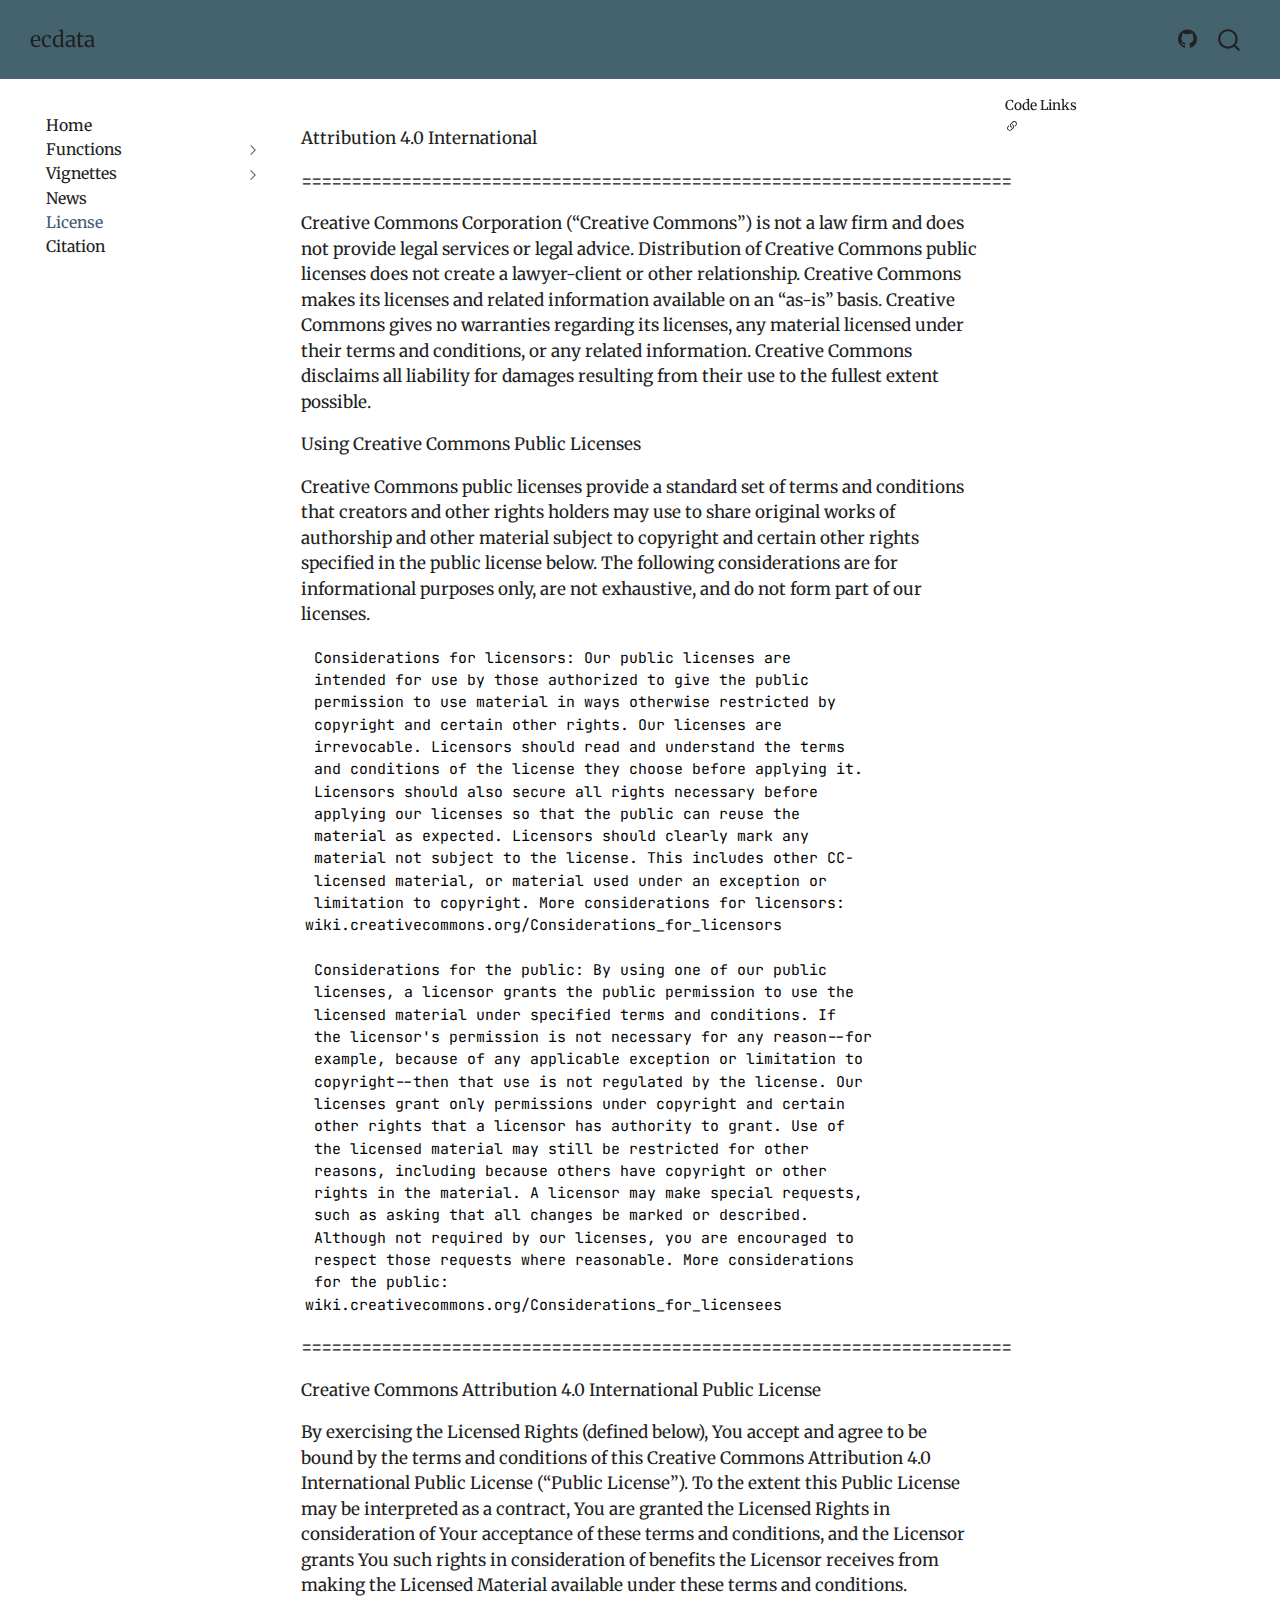
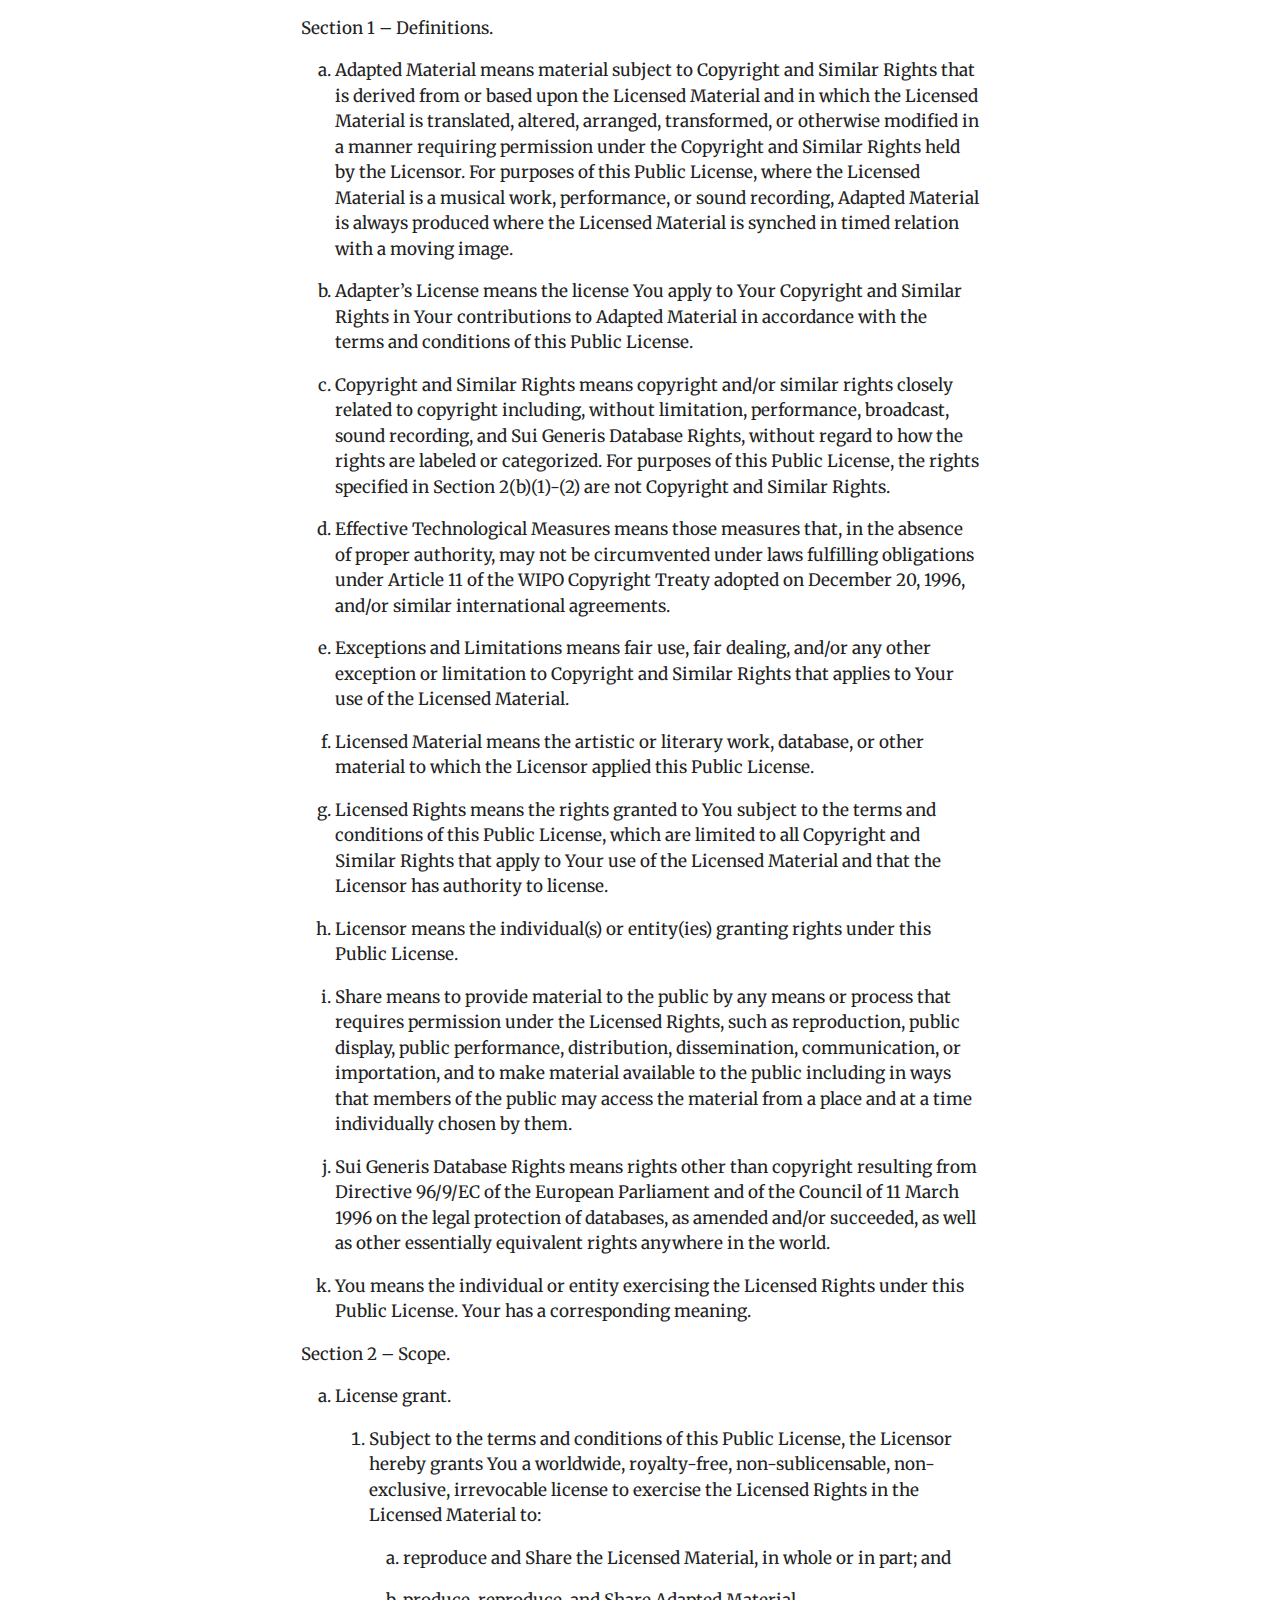
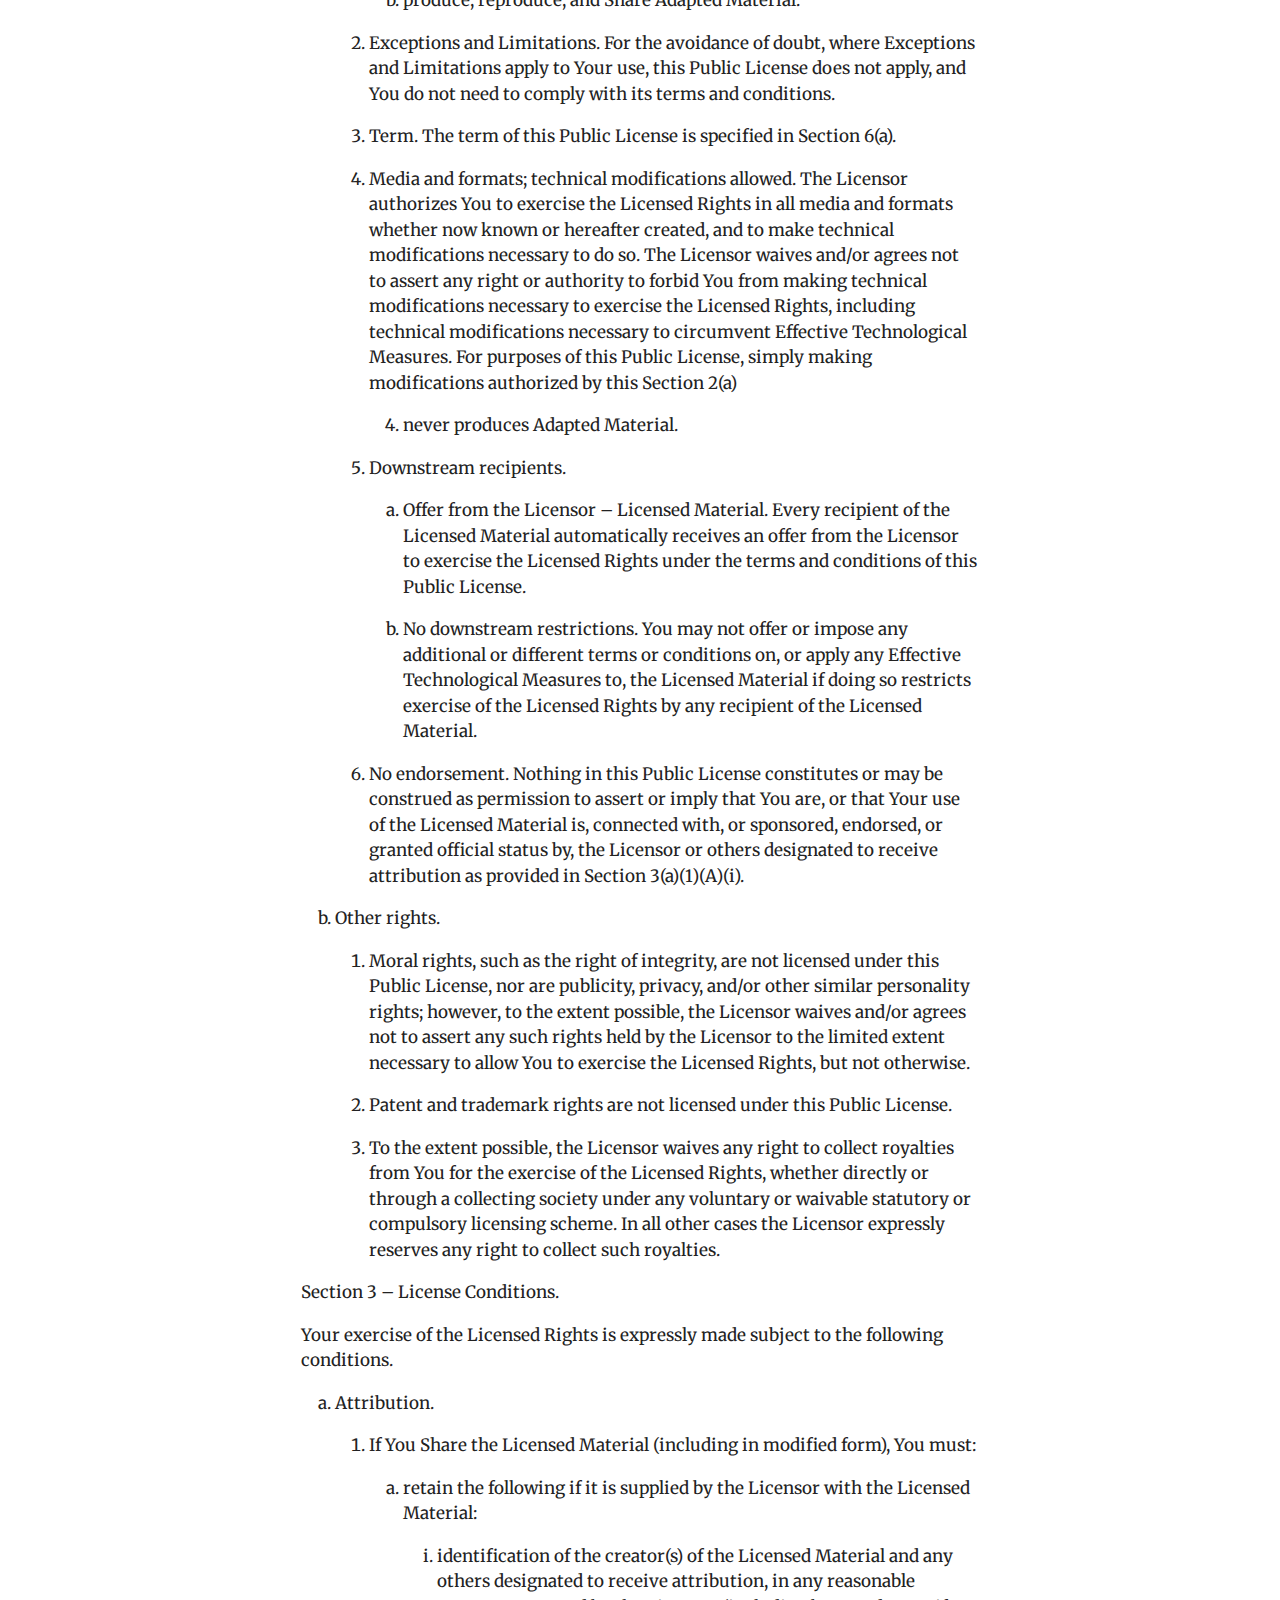
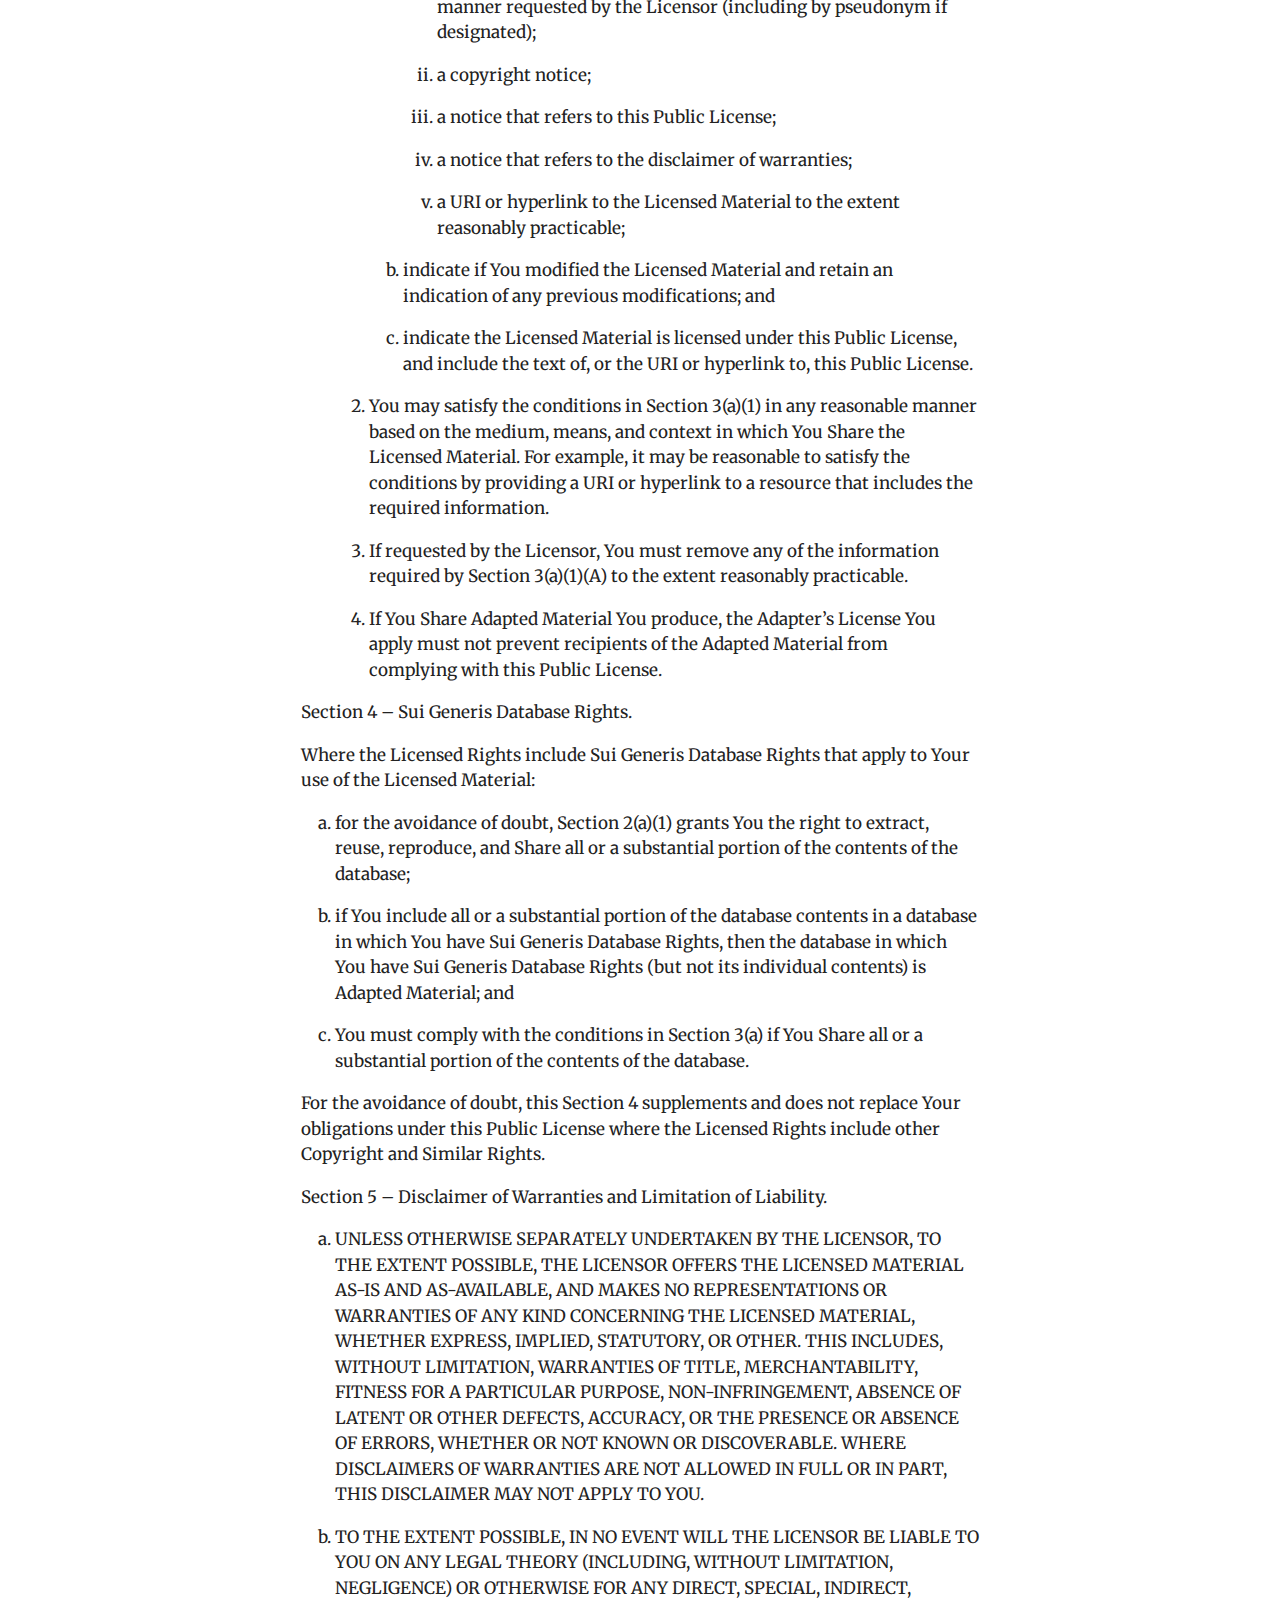
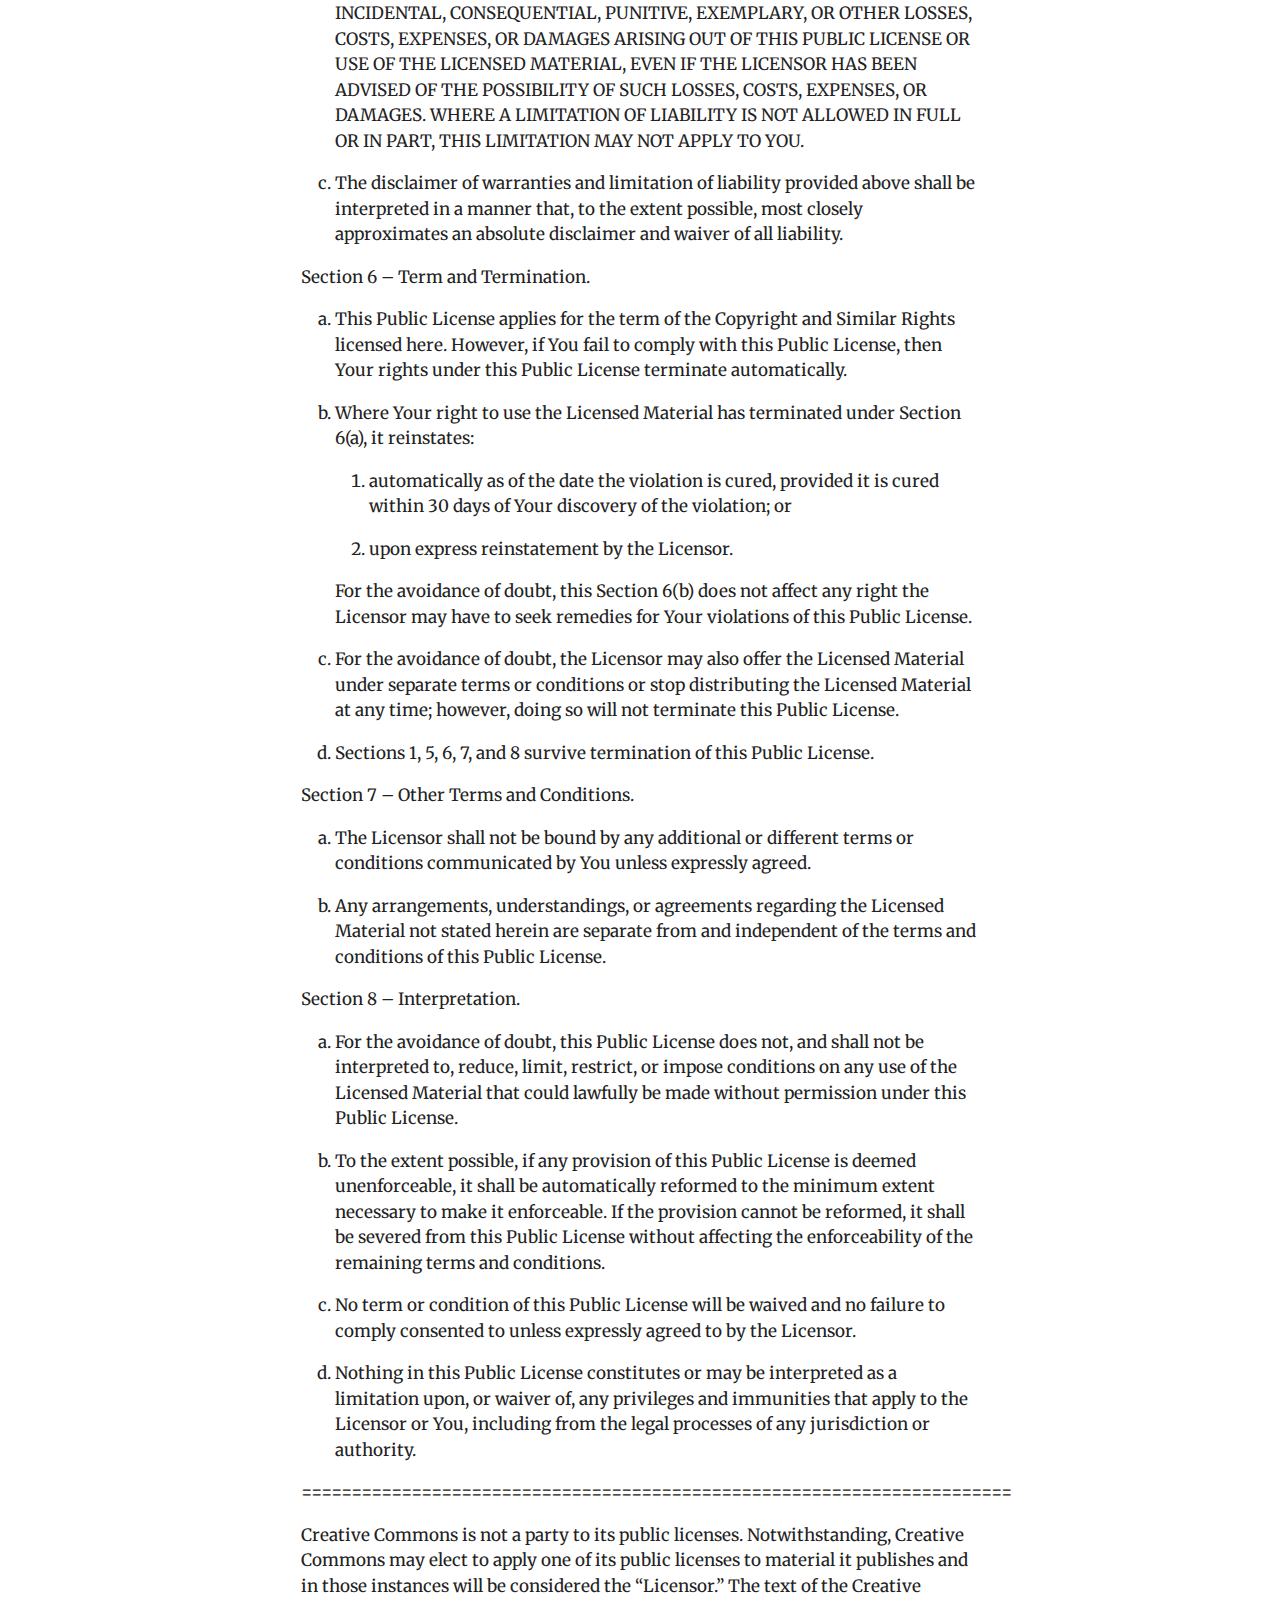
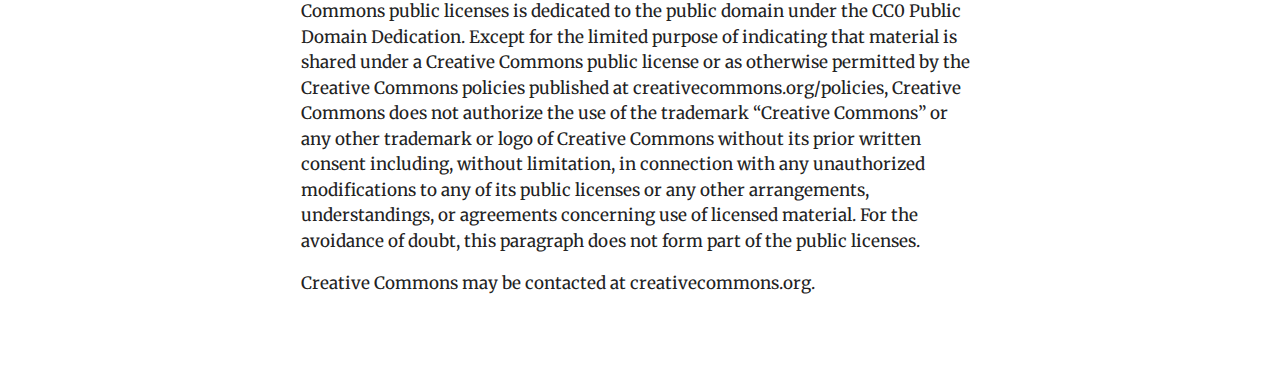
<file: docs/LICENSE.html>
<!DOCTYPE html>
<html xmlns="http://www.w3.org/1999/xhtml" lang="en" xml:lang="en"><head>

<meta charset="utf-8">
<meta name="generator" content="quarto-1.6.35">

<meta name="viewport" content="width=device-width, initial-scale=1.0, user-scalable=yes">


<title>license – ecdata</title>
<style>
code{white-space: pre-wrap;}
span.smallcaps{font-variant: small-caps;}
div.columns{display: flex; gap: min(4vw, 1.5em);}
div.column{flex: auto; overflow-x: auto;}
div.hanging-indent{margin-left: 1.5em; text-indent: -1.5em;}
ul.task-list{list-style: none;}
ul.task-list li input[type="checkbox"] {
  width: 0.8em;
  margin: 0 0.8em 0.2em -1em; /* quarto-specific, see https://github.com/quarto-dev/quarto-cli/issues/4556 */ 
  vertical-align: middle;
}
</style>


<script src="site_libs/quarto-nav/quarto-nav.js"></script>
<script src="site_libs/quarto-nav/headroom.min.js"></script>
<script src="site_libs/clipboard/clipboard.min.js"></script>
<script src="site_libs/quarto-search/autocomplete.umd.js"></script>
<script src="site_libs/quarto-search/fuse.min.js"></script>
<script src="site_libs/quarto-search/quarto-search.js"></script>
<meta name="quarto:offset" content="./">
<script src="site_libs/quarto-html/quarto.js"></script>
<script src="site_libs/quarto-html/popper.min.js"></script>
<script src="site_libs/quarto-html/tippy.umd.min.js"></script>
<script src="site_libs/quarto-html/anchor.min.js"></script>
<link href="site_libs/quarto-html/tippy.css" rel="stylesheet">
<link href="site_libs/quarto-html/quarto-syntax-highlighting-ae7a46b1a6c1441764801504767e47e7.css" rel="stylesheet" id="quarto-text-highlighting-styles">
<script src="site_libs/bootstrap/bootstrap.min.js"></script>
<link href="site_libs/bootstrap/bootstrap-icons.css" rel="stylesheet">
<link href="site_libs/bootstrap/bootstrap-abed174b956118bde64ca1d36480d76f.min.css" rel="stylesheet" append-hash="true" id="quarto-bootstrap" data-mode="light">
<script id="quarto-search-options" type="application/json">{
  "location": "navbar",
  "copy-button": false,
  "collapse-after": 3,
  "panel-placement": "end",
  "type": "overlay",
  "limit": 50,
  "keyboard-shortcut": [
    "f",
    "/",
    "s"
  ],
  "show-item-context": false,
  "language": {
    "search-no-results-text": "No results",
    "search-matching-documents-text": "matching documents",
    "search-copy-link-title": "Copy link to search",
    "search-hide-matches-text": "Hide additional matches",
    "search-more-match-text": "more match in this document",
    "search-more-matches-text": "more matches in this document",
    "search-clear-button-title": "Clear",
    "search-text-placeholder": "",
    "search-detached-cancel-button-title": "Cancel",
    "search-submit-button-title": "Submit",
    "search-label": "Search"
  }
}</script>


</head>

<body class="nav-sidebar floating nav-fixed">

<div id="quarto-search-results"></div>
  <header id="quarto-header" class="headroom fixed-top">
    <nav class="navbar navbar-expand-lg " data-bs-theme="dark">
      <div class="navbar-container container-fluid">
      <div class="navbar-brand-container mx-auto">
    <a class="navbar-brand" href="./index.html">
    <span class="navbar-title">ecdata</span>
    </a>
  </div>
            <div id="quarto-search" class="" title="Search"></div>
          <button class="navbar-toggler" type="button" data-bs-toggle="collapse" data-bs-target="#navbarCollapse" aria-controls="navbarCollapse" role="menu" aria-expanded="false" aria-label="Toggle navigation" onclick="if (window.quartoToggleHeadroom) { window.quartoToggleHeadroom(); }">
  <span class="navbar-toggler-icon"></span>
</button>
          <div class="collapse navbar-collapse" id="navbarCollapse">
            <ul class="navbar-nav navbar-nav-scroll ms-auto">
  <li class="nav-item compact">
    <a class="nav-link" href="https://github.com/Executive-Communications-Dataset/ecdata"> <i class="bi bi-github" role="img" aria-label="ecdata GitHub">
</i> 
<span class="menu-text"></span></a>
  </li>  
</ul>
          </div> <!-- /navcollapse -->
            <div class="quarto-navbar-tools">
</div>
      </div> <!-- /container-fluid -->
    </nav>
  <nav class="quarto-secondary-nav">
    <div class="container-fluid d-flex">
      <button type="button" class="quarto-btn-toggle btn" data-bs-toggle="collapse" role="button" data-bs-target=".quarto-sidebar-collapse-item" aria-controls="quarto-sidebar" aria-expanded="false" aria-label="Toggle sidebar navigation" onclick="if (window.quartoToggleHeadroom) { window.quartoToggleHeadroom(); }">
        <i class="bi bi-layout-text-sidebar-reverse"></i>
      </button>
        <nav class="quarto-page-breadcrumbs" aria-label="breadcrumb"><ol class="breadcrumb"><li class="breadcrumb-item"><a href="./LICENSE.html">License</a></li></ol></nav>
        <a class="flex-grow-1" role="navigation" data-bs-toggle="collapse" data-bs-target=".quarto-sidebar-collapse-item" aria-controls="quarto-sidebar" aria-expanded="false" aria-label="Toggle sidebar navigation" onclick="if (window.quartoToggleHeadroom) { window.quartoToggleHeadroom(); }">      
        </a>
    </div>
  </nav>
</header>
<!-- content -->
<div id="quarto-content" class="quarto-container page-columns page-rows-contents page-layout-article page-navbar">
<!-- sidebar -->
  <nav id="quarto-sidebar" class="sidebar collapse collapse-horizontal quarto-sidebar-collapse-item sidebar-navigation floating overflow-auto">
    <div class="sidebar-menu-container"> 
    <ul class="list-unstyled mt-1">
        <li class="sidebar-item">
  <div class="sidebar-item-container"> 
  <a href="./index.qmd" class="sidebar-item-text sidebar-link">
 <span class="menu-text">Home</span></a>
  </div>
</li>
        <li class="sidebar-item sidebar-item-section">
      <div class="sidebar-item-container"> 
            <a class="sidebar-item-text sidebar-link text-start collapsed" data-bs-toggle="collapse" data-bs-target="#quarto-sidebar-section-1" role="navigation" aria-expanded="false">
 <span class="menu-text">Functions</span></a>
          <a class="sidebar-item-toggle text-start collapsed" data-bs-toggle="collapse" data-bs-target="#quarto-sidebar-section-1" role="navigation" aria-expanded="false" aria-label="Toggle section">
            <i class="bi bi-chevron-right ms-2"></i>
          </a> 
      </div>
      <ul id="quarto-sidebar-section-1" class="collapse list-unstyled sidebar-section depth1 ">  
          <li class="sidebar-item">
  <div class="sidebar-item-container"> 
  <a href="./man/ecd_country_dictionary.html" class="sidebar-item-text sidebar-link">
 <span class="menu-text"><code>ecd_country_dictionary</code></span></a>
  </div>
</li>
          <li class="sidebar-item">
  <div class="sidebar-item-container"> 
  <a href="./man/ecd_data_dictionary.html" class="sidebar-item-text sidebar-link">
 <span class="menu-text"><code>ecd_data_dictionary</code></span></a>
  </div>
</li>
          <li class="sidebar-item">
  <div class="sidebar-item-container"> 
  <a href="./man/example_scrapper.qmd" class="sidebar-item-text sidebar-link">
 <span class="menu-text"><code>example_scrapper</code></span></a>
  </div>
</li>
          <li class="sidebar-item">
  <div class="sidebar-item-container"> 
  <a href="./man/load_ecd.html" class="sidebar-item-text sidebar-link">
 <span class="menu-text"><code>load_ecd</code></span></a>
  </div>
</li>
          <li class="sidebar-item">
  <div class="sidebar-item-container"> 
  <a href="./man/lazy_load_ecd.html" class="sidebar-item-text sidebar-link">
 <span class="menu-text"><code>lazy_load_ecd</code></span></a>
  </div>
</li>
      </ul>
  </li>
        <li class="sidebar-item sidebar-item-section">
      <div class="sidebar-item-container"> 
            <a class="sidebar-item-text sidebar-link text-start collapsed" data-bs-toggle="collapse" data-bs-target="#quarto-sidebar-section-2" role="navigation" aria-expanded="false">
 <span class="menu-text">Vignettes</span></a>
          <a class="sidebar-item-toggle text-start collapsed" data-bs-toggle="collapse" data-bs-target="#quarto-sidebar-section-2" role="navigation" aria-expanded="false" aria-label="Toggle section">
            <i class="bi bi-chevron-right ms-2"></i>
          </a> 
      </div>
      <ul id="quarto-sidebar-section-2" class="collapse list-unstyled sidebar-section depth1 ">  
          <li class="sidebar-item">
  <div class="sidebar-item-container"> 
  <a href="./vignettes/introduction.html" class="sidebar-item-text sidebar-link">
 <span class="menu-text">Introduction</span></a>
  </div>
</li>
      </ul>
  </li>
        <li class="sidebar-item">
  <div class="sidebar-item-container"> 
  <a href="./NEWS.html" class="sidebar-item-text sidebar-link">
 <span class="menu-text">News</span></a>
  </div>
</li>
        <li class="sidebar-item">
  <div class="sidebar-item-container"> 
  <a href="./LICENSE.html" class="sidebar-item-text sidebar-link active">
 <span class="menu-text">License</span></a>
  </div>
</li>
        <li class="sidebar-item">
  <div class="sidebar-item-container"> 
  <a href="./CITATION.html" class="sidebar-item-text sidebar-link">
 <span class="menu-text">Citation</span></a>
  </div>
</li>
    </ul>
    </div>
</nav>
<div id="quarto-sidebar-glass" class="quarto-sidebar-collapse-item" data-bs-toggle="collapse" data-bs-target=".quarto-sidebar-collapse-item"></div>
<!-- margin-sidebar -->
    <div id="quarto-margin-sidebar" class="sidebar margin-sidebar">
        
    <div class="quarto-code-links"><h2>Code Links</h2><ul><li><a href="undefined"><i class="bi bi-link-45deg"></i></a></li></ul></div></div>
<!-- main -->
<main class="content" id="quarto-document-content"><header id="title-block-header" class="quarto-title-block"></header>




<p>Attribution 4.0 International</p>
<p>=======================================================================</p>
<p>Creative Commons Corporation (“Creative Commons”) is not a law firm and does not provide legal services or legal advice. Distribution of Creative Commons public licenses does not create a lawyer-client or other relationship. Creative Commons makes its licenses and related information available on an “as-is” basis. Creative Commons gives no warranties regarding its licenses, any material licensed under their terms and conditions, or any related information. Creative Commons disclaims all liability for damages resulting from their use to the fullest extent possible.</p>
<p>Using Creative Commons Public Licenses</p>
<p>Creative Commons public licenses provide a standard set of terms and conditions that creators and other rights holders may use to share original works of authorship and other material subject to copyright and certain other rights specified in the public license below. The following considerations are for informational purposes only, are not exhaustive, and do not form part of our licenses.</p>
<pre><code> Considerations for licensors: Our public licenses are
 intended for use by those authorized to give the public
 permission to use material in ways otherwise restricted by
 copyright and certain other rights. Our licenses are
 irrevocable. Licensors should read and understand the terms
 and conditions of the license they choose before applying it.
 Licensors should also secure all rights necessary before
 applying our licenses so that the public can reuse the
 material as expected. Licensors should clearly mark any
 material not subject to the license. This includes other CC-
 licensed material, or material used under an exception or
 limitation to copyright. More considerations for licensors:
wiki.creativecommons.org/Considerations_for_licensors

 Considerations for the public: By using one of our public
 licenses, a licensor grants the public permission to use the
 licensed material under specified terms and conditions. If
 the licensor's permission is not necessary for any reason--for
 example, because of any applicable exception or limitation to
 copyright--then that use is not regulated by the license. Our
 licenses grant only permissions under copyright and certain
 other rights that a licensor has authority to grant. Use of
 the licensed material may still be restricted for other
 reasons, including because others have copyright or other
 rights in the material. A licensor may make special requests,
 such as asking that all changes be marked or described.
 Although not required by our licenses, you are encouraged to
 respect those requests where reasonable. More considerations
 for the public: 
wiki.creativecommons.org/Considerations_for_licensees</code></pre>
<p>=======================================================================</p>
<p>Creative Commons Attribution 4.0 International Public License</p>
<p>By exercising the Licensed Rights (defined below), You accept and agree to be bound by the terms and conditions of this Creative Commons Attribution 4.0 International Public License (“Public License”). To the extent this Public License may be interpreted as a contract, You are granted the Licensed Rights in consideration of Your acceptance of these terms and conditions, and the Licensor grants You such rights in consideration of benefits the Licensor receives from making the Licensed Material available under these terms and conditions.</p>
<p>Section 1 – Definitions.</p>
<ol type="a">
<li><p>Adapted Material means material subject to Copyright and Similar Rights that is derived from or based upon the Licensed Material and in which the Licensed Material is translated, altered, arranged, transformed, or otherwise modified in a manner requiring permission under the Copyright and Similar Rights held by the Licensor. For purposes of this Public License, where the Licensed Material is a musical work, performance, or sound recording, Adapted Material is always produced where the Licensed Material is synched in timed relation with a moving image.</p></li>
<li><p>Adapter’s License means the license You apply to Your Copyright and Similar Rights in Your contributions to Adapted Material in accordance with the terms and conditions of this Public License.</p></li>
<li><p>Copyright and Similar Rights means copyright and/or similar rights closely related to copyright including, without limitation, performance, broadcast, sound recording, and Sui Generis Database Rights, without regard to how the rights are labeled or categorized. For purposes of this Public License, the rights specified in Section 2(b)(1)-(2) are not Copyright and Similar Rights.</p></li>
<li><p>Effective Technological Measures means those measures that, in the absence of proper authority, may not be circumvented under laws fulfilling obligations under Article 11 of the WIPO Copyright Treaty adopted on December 20, 1996, and/or similar international agreements.</p></li>
<li><p>Exceptions and Limitations means fair use, fair dealing, and/or any other exception or limitation to Copyright and Similar Rights that applies to Your use of the Licensed Material.</p></li>
<li><p>Licensed Material means the artistic or literary work, database, or other material to which the Licensor applied this Public License.</p></li>
<li><p>Licensed Rights means the rights granted to You subject to the terms and conditions of this Public License, which are limited to all Copyright and Similar Rights that apply to Your use of the Licensed Material and that the Licensor has authority to license.</p></li>
<li><p>Licensor means the individual(s) or entity(ies) granting rights under this Public License.</p></li>
<li><p>Share means to provide material to the public by any means or process that requires permission under the Licensed Rights, such as reproduction, public display, public performance, distribution, dissemination, communication, or importation, and to make material available to the public including in ways that members of the public may access the material from a place and at a time individually chosen by them.</p></li>
<li><p>Sui Generis Database Rights means rights other than copyright resulting from Directive 96/9/EC of the European Parliament and of the Council of 11 March 1996 on the legal protection of databases, as amended and/or succeeded, as well as other essentially equivalent rights anywhere in the world.</p></li>
<li><p>You means the individual or entity exercising the Licensed Rights under this Public License. Your has a corresponding meaning.</p></li>
</ol>
<p>Section 2 – Scope.</p>
<ol type="a">
<li><p>License grant.</p>
<ol type="1">
<li><p>Subject to the terms and conditions of this Public License, the Licensor hereby grants You a worldwide, royalty-free, non-sublicensable, non-exclusive, irrevocable license to exercise the Licensed Rights in the Licensed Material to:</p>
<ol type="a">
<li><p>reproduce and Share the Licensed Material, in whole or in part; and</p></li>
<li><p>produce, reproduce, and Share Adapted Material.</p></li>
</ol></li>
<li><p>Exceptions and Limitations. For the avoidance of doubt, where Exceptions and Limitations apply to Your use, this Public License does not apply, and You do not need to comply with its terms and conditions.</p></li>
<li><p>Term. The term of this Public License is specified in Section 6(a).</p></li>
<li><p>Media and formats; technical modifications allowed. The Licensor authorizes You to exercise the Licensed Rights in all media and formats whether now known or hereafter created, and to make technical modifications necessary to do so. The Licensor waives and/or agrees not to assert any right or authority to forbid You from making technical modifications necessary to exercise the Licensed Rights, including technical modifications necessary to circumvent Effective Technological Measures. For purposes of this Public License, simply making modifications authorized by this Section 2(a)</p>
<ol start="4" type="1">
<li>never produces Adapted Material.</li>
</ol></li>
<li><p>Downstream recipients.</p>
<ol type="a">
<li><p>Offer from the Licensor – Licensed Material. Every recipient of the Licensed Material automatically receives an offer from the Licensor to exercise the Licensed Rights under the terms and conditions of this Public License.</p></li>
<li><p>No downstream restrictions. You may not offer or impose any additional or different terms or conditions on, or apply any Effective Technological Measures to, the Licensed Material if doing so restricts exercise of the Licensed Rights by any recipient of the Licensed Material.</p></li>
</ol></li>
<li><p>No endorsement. Nothing in this Public License constitutes or may be construed as permission to assert or imply that You are, or that Your use of the Licensed Material is, connected with, or sponsored, endorsed, or granted official status by, the Licensor or others designated to receive attribution as provided in Section 3(a)(1)(A)(i).</p></li>
</ol></li>
<li><p>Other rights.</p>
<ol type="1">
<li><p>Moral rights, such as the right of integrity, are not licensed under this Public License, nor are publicity, privacy, and/or other similar personality rights; however, to the extent possible, the Licensor waives and/or agrees not to assert any such rights held by the Licensor to the limited extent necessary to allow You to exercise the Licensed Rights, but not otherwise.</p></li>
<li><p>Patent and trademark rights are not licensed under this Public License.</p></li>
<li><p>To the extent possible, the Licensor waives any right to collect royalties from You for the exercise of the Licensed Rights, whether directly or through a collecting society under any voluntary or waivable statutory or compulsory licensing scheme. In all other cases the Licensor expressly reserves any right to collect such royalties.</p></li>
</ol></li>
</ol>
<p>Section 3 – License Conditions.</p>
<p>Your exercise of the Licensed Rights is expressly made subject to the following conditions.</p>
<ol type="a">
<li><p>Attribution.</p>
<ol type="1">
<li><p>If You Share the Licensed Material (including in modified form), You must:</p>
<ol type="a">
<li><p>retain the following if it is supplied by the Licensor with the Licensed Material:</p>
<ol type="i">
<li><p>identification of the creator(s) of the Licensed Material and any others designated to receive attribution, in any reasonable manner requested by the Licensor (including by pseudonym if designated);</p></li>
<li><p>a copyright notice;</p></li>
<li><p>a notice that refers to this Public License;</p></li>
<li><p>a notice that refers to the disclaimer of warranties;</p></li>
<li><p>a URI or hyperlink to the Licensed Material to the extent reasonably practicable;</p></li>
</ol></li>
<li><p>indicate if You modified the Licensed Material and retain an indication of any previous modifications; and</p></li>
<li><p>indicate the Licensed Material is licensed under this Public License, and include the text of, or the URI or hyperlink to, this Public License.</p></li>
</ol></li>
<li><p>You may satisfy the conditions in Section 3(a)(1) in any reasonable manner based on the medium, means, and context in which You Share the Licensed Material. For example, it may be reasonable to satisfy the conditions by providing a URI or hyperlink to a resource that includes the required information.</p></li>
<li><p>If requested by the Licensor, You must remove any of the information required by Section 3(a)(1)(A) to the extent reasonably practicable.</p></li>
<li><p>If You Share Adapted Material You produce, the Adapter’s License You apply must not prevent recipients of the Adapted Material from complying with this Public License.</p></li>
</ol></li>
</ol>
<p>Section 4 – Sui Generis Database Rights.</p>
<p>Where the Licensed Rights include Sui Generis Database Rights that apply to Your use of the Licensed Material:</p>
<ol type="a">
<li><p>for the avoidance of doubt, Section 2(a)(1) grants You the right to extract, reuse, reproduce, and Share all or a substantial portion of the contents of the database;</p></li>
<li><p>if You include all or a substantial portion of the database contents in a database in which You have Sui Generis Database Rights, then the database in which You have Sui Generis Database Rights (but not its individual contents) is Adapted Material; and</p></li>
<li><p>You must comply with the conditions in Section 3(a) if You Share all or a substantial portion of the contents of the database.</p></li>
</ol>
<p>For the avoidance of doubt, this Section 4 supplements and does not replace Your obligations under this Public License where the Licensed Rights include other Copyright and Similar Rights.</p>
<p>Section 5 – Disclaimer of Warranties and Limitation of Liability.</p>
<ol type="a">
<li><p>UNLESS OTHERWISE SEPARATELY UNDERTAKEN BY THE LICENSOR, TO THE EXTENT POSSIBLE, THE LICENSOR OFFERS THE LICENSED MATERIAL AS-IS AND AS-AVAILABLE, AND MAKES NO REPRESENTATIONS OR WARRANTIES OF ANY KIND CONCERNING THE LICENSED MATERIAL, WHETHER EXPRESS, IMPLIED, STATUTORY, OR OTHER. THIS INCLUDES, WITHOUT LIMITATION, WARRANTIES OF TITLE, MERCHANTABILITY, FITNESS FOR A PARTICULAR PURPOSE, NON-INFRINGEMENT, ABSENCE OF LATENT OR OTHER DEFECTS, ACCURACY, OR THE PRESENCE OR ABSENCE OF ERRORS, WHETHER OR NOT KNOWN OR DISCOVERABLE. WHERE DISCLAIMERS OF WARRANTIES ARE NOT ALLOWED IN FULL OR IN PART, THIS DISCLAIMER MAY NOT APPLY TO YOU.</p></li>
<li><p>TO THE EXTENT POSSIBLE, IN NO EVENT WILL THE LICENSOR BE LIABLE TO YOU ON ANY LEGAL THEORY (INCLUDING, WITHOUT LIMITATION, NEGLIGENCE) OR OTHERWISE FOR ANY DIRECT, SPECIAL, INDIRECT, INCIDENTAL, CONSEQUENTIAL, PUNITIVE, EXEMPLARY, OR OTHER LOSSES, COSTS, EXPENSES, OR DAMAGES ARISING OUT OF THIS PUBLIC LICENSE OR USE OF THE LICENSED MATERIAL, EVEN IF THE LICENSOR HAS BEEN ADVISED OF THE POSSIBILITY OF SUCH LOSSES, COSTS, EXPENSES, OR DAMAGES. WHERE A LIMITATION OF LIABILITY IS NOT ALLOWED IN FULL OR IN PART, THIS LIMITATION MAY NOT APPLY TO YOU.</p></li>
<li><p>The disclaimer of warranties and limitation of liability provided above shall be interpreted in a manner that, to the extent possible, most closely approximates an absolute disclaimer and waiver of all liability.</p></li>
</ol>
<p>Section 6 – Term and Termination.</p>
<ol type="a">
<li><p>This Public License applies for the term of the Copyright and Similar Rights licensed here. However, if You fail to comply with this Public License, then Your rights under this Public License terminate automatically.</p></li>
<li><p>Where Your right to use the Licensed Material has terminated under Section 6(a), it reinstates:</p>
<ol type="1">
<li><p>automatically as of the date the violation is cured, provided it is cured within 30 days of Your discovery of the violation; or</p></li>
<li><p>upon express reinstatement by the Licensor.</p></li>
</ol>
<p>For the avoidance of doubt, this Section 6(b) does not affect any right the Licensor may have to seek remedies for Your violations of this Public License.</p></li>
<li><p>For the avoidance of doubt, the Licensor may also offer the Licensed Material under separate terms or conditions or stop distributing the Licensed Material at any time; however, doing so will not terminate this Public License.</p></li>
<li><p>Sections 1, 5, 6, 7, and 8 survive termination of this Public License.</p></li>
</ol>
<p>Section 7 – Other Terms and Conditions.</p>
<ol type="a">
<li><p>The Licensor shall not be bound by any additional or different terms or conditions communicated by You unless expressly agreed.</p></li>
<li><p>Any arrangements, understandings, or agreements regarding the Licensed Material not stated herein are separate from and independent of the terms and conditions of this Public License.</p></li>
</ol>
<p>Section 8 – Interpretation.</p>
<ol type="a">
<li><p>For the avoidance of doubt, this Public License does not, and shall not be interpreted to, reduce, limit, restrict, or impose conditions on any use of the Licensed Material that could lawfully be made without permission under this Public License.</p></li>
<li><p>To the extent possible, if any provision of this Public License is deemed unenforceable, it shall be automatically reformed to the minimum extent necessary to make it enforceable. If the provision cannot be reformed, it shall be severed from this Public License without affecting the enforceability of the remaining terms and conditions.</p></li>
<li><p>No term or condition of this Public License will be waived and no failure to comply consented to unless expressly agreed to by the Licensor.</p></li>
<li><p>Nothing in this Public License constitutes or may be interpreted as a limitation upon, or waiver of, any privileges and immunities that apply to the Licensor or You, including from the legal processes of any jurisdiction or authority.</p></li>
</ol>
<p>=======================================================================</p>
<p>Creative Commons is not a party to its public licenses. Notwithstanding, Creative Commons may elect to apply one of its public licenses to material it publishes and in those instances will be considered the “Licensor.” The text of the Creative Commons public licenses is dedicated to the public domain under the CC0 Public Domain Dedication. Except for the limited purpose of indicating that material is shared under a Creative Commons public license or as otherwise permitted by the Creative Commons policies published at creativecommons.org/policies, Creative Commons does not authorize the use of the trademark “Creative Commons” or any other trademark or logo of Creative Commons without its prior written consent including, without limitation, in connection with any unauthorized modifications to any of its public licenses or any other arrangements, understandings, or agreements concerning use of licensed material. For the avoidance of doubt, this paragraph does not form part of the public licenses.</p>
<p>Creative Commons may be contacted at creativecommons.org.</p>



</main> <!-- /main -->
<script id="quarto-html-after-body" type="application/javascript">
window.document.addEventListener("DOMContentLoaded", function (event) {
  const toggleBodyColorMode = (bsSheetEl) => {
    const mode = bsSheetEl.getAttribute("data-mode");
    const bodyEl = window.document.querySelector("body");
    if (mode === "dark") {
      bodyEl.classList.add("quarto-dark");
      bodyEl.classList.remove("quarto-light");
    } else {
      bodyEl.classList.add("quarto-light");
      bodyEl.classList.remove("quarto-dark");
    }
  }
  const toggleBodyColorPrimary = () => {
    const bsSheetEl = window.document.querySelector("link#quarto-bootstrap");
    if (bsSheetEl) {
      toggleBodyColorMode(bsSheetEl);
    }
  }
  toggleBodyColorPrimary();  
  const icon = "";
  const anchorJS = new window.AnchorJS();
  anchorJS.options = {
    placement: 'right',
    icon: icon
  };
  anchorJS.add('.anchored');
  const isCodeAnnotation = (el) => {
    for (const clz of el.classList) {
      if (clz.startsWith('code-annotation-')) {                     
        return true;
      }
    }
    return false;
  }
  const onCopySuccess = function(e) {
    // button target
    const button = e.trigger;
    // don't keep focus
    button.blur();
    // flash "checked"
    button.classList.add('code-copy-button-checked');
    var currentTitle = button.getAttribute("title");
    button.setAttribute("title", "Copied!");
    let tooltip;
    if (window.bootstrap) {
      button.setAttribute("data-bs-toggle", "tooltip");
      button.setAttribute("data-bs-placement", "left");
      button.setAttribute("data-bs-title", "Copied!");
      tooltip = new bootstrap.Tooltip(button, 
        { trigger: "manual", 
          customClass: "code-copy-button-tooltip",
          offset: [0, -8]});
      tooltip.show();    
    }
    setTimeout(function() {
      if (tooltip) {
        tooltip.hide();
        button.removeAttribute("data-bs-title");
        button.removeAttribute("data-bs-toggle");
        button.removeAttribute("data-bs-placement");
      }
      button.setAttribute("title", currentTitle);
      button.classList.remove('code-copy-button-checked');
    }, 1000);
    // clear code selection
    e.clearSelection();
  }
  const getTextToCopy = function(trigger) {
      const codeEl = trigger.previousElementSibling.cloneNode(true);
      for (const childEl of codeEl.children) {
        if (isCodeAnnotation(childEl)) {
          childEl.remove();
        }
      }
      return codeEl.innerText;
  }
  const clipboard = new window.ClipboardJS('.code-copy-button:not([data-in-quarto-modal])', {
    text: getTextToCopy
  });
  clipboard.on('success', onCopySuccess);
  if (window.document.getElementById('quarto-embedded-source-code-modal')) {
    const clipboardModal = new window.ClipboardJS('.code-copy-button[data-in-quarto-modal]', {
      text: getTextToCopy,
      container: window.document.getElementById('quarto-embedded-source-code-modal')
    });
    clipboardModal.on('success', onCopySuccess);
  }
    var localhostRegex = new RegExp(/^(?:http|https):\/\/localhost\:?[0-9]*\//);
    var mailtoRegex = new RegExp(/^mailto:/);
      var filterRegex = new RegExp('/' + window.location.host + '/');
    var isInternal = (href) => {
        return filterRegex.test(href) || localhostRegex.test(href) || mailtoRegex.test(href);
    }
    // Inspect non-navigation links and adorn them if external
 	var links = window.document.querySelectorAll('a[href]:not(.nav-link):not(.navbar-brand):not(.toc-action):not(.sidebar-link):not(.sidebar-item-toggle):not(.pagination-link):not(.no-external):not([aria-hidden]):not(.dropdown-item):not(.quarto-navigation-tool):not(.about-link)');
    for (var i=0; i<links.length; i++) {
      const link = links[i];
      if (!isInternal(link.href)) {
        // undo the damage that might have been done by quarto-nav.js in the case of
        // links that we want to consider external
        if (link.dataset.originalHref !== undefined) {
          link.href = link.dataset.originalHref;
        }
      }
    }
  function tippyHover(el, contentFn, onTriggerFn, onUntriggerFn) {
    const config = {
      allowHTML: true,
      maxWidth: 500,
      delay: 100,
      arrow: false,
      appendTo: function(el) {
          return el.parentElement;
      },
      interactive: true,
      interactiveBorder: 10,
      theme: 'quarto',
      placement: 'bottom-start',
    };
    if (contentFn) {
      config.content = contentFn;
    }
    if (onTriggerFn) {
      config.onTrigger = onTriggerFn;
    }
    if (onUntriggerFn) {
      config.onUntrigger = onUntriggerFn;
    }
    window.tippy(el, config); 
  }
  const noterefs = window.document.querySelectorAll('a[role="doc-noteref"]');
  for (var i=0; i<noterefs.length; i++) {
    const ref = noterefs[i];
    tippyHover(ref, function() {
      // use id or data attribute instead here
      let href = ref.getAttribute('data-footnote-href') || ref.getAttribute('href');
      try { href = new URL(href).hash; } catch {}
      const id = href.replace(/^#\/?/, "");
      const note = window.document.getElementById(id);
      if (note) {
        return note.innerHTML;
      } else {
        return "";
      }
    });
  }
  const xrefs = window.document.querySelectorAll('a.quarto-xref');
  const processXRef = (id, note) => {
    // Strip column container classes
    const stripColumnClz = (el) => {
      el.classList.remove("page-full", "page-columns");
      if (el.children) {
        for (const child of el.children) {
          stripColumnClz(child);
        }
      }
    }
    stripColumnClz(note)
    if (id === null || id.startsWith('sec-')) {
      // Special case sections, only their first couple elements
      const container = document.createElement("div");
      if (note.children && note.children.length > 2) {
        container.appendChild(note.children[0].cloneNode(true));
        for (let i = 1; i < note.children.length; i++) {
          const child = note.children[i];
          if (child.tagName === "P" && child.innerText === "") {
            continue;
          } else {
            container.appendChild(child.cloneNode(true));
            break;
          }
        }
        if (window.Quarto?.typesetMath) {
          window.Quarto.typesetMath(container);
        }
        return container.innerHTML
      } else {
        if (window.Quarto?.typesetMath) {
          window.Quarto.typesetMath(note);
        }
        return note.innerHTML;
      }
    } else {
      // Remove any anchor links if they are present
      const anchorLink = note.querySelector('a.anchorjs-link');
      if (anchorLink) {
        anchorLink.remove();
      }
      if (window.Quarto?.typesetMath) {
        window.Quarto.typesetMath(note);
      }
      if (note.classList.contains("callout")) {
        return note.outerHTML;
      } else {
        return note.innerHTML;
      }
    }
  }
  for (var i=0; i<xrefs.length; i++) {
    const xref = xrefs[i];
    tippyHover(xref, undefined, function(instance) {
      instance.disable();
      let url = xref.getAttribute('href');
      let hash = undefined; 
      if (url.startsWith('#')) {
        hash = url;
      } else {
        try { hash = new URL(url).hash; } catch {}
      }
      if (hash) {
        const id = hash.replace(/^#\/?/, "");
        const note = window.document.getElementById(id);
        if (note !== null) {
          try {
            const html = processXRef(id, note.cloneNode(true));
            instance.setContent(html);
          } finally {
            instance.enable();
            instance.show();
          }
        } else {
          // See if we can fetch this
          fetch(url.split('#')[0])
          .then(res => res.text())
          .then(html => {
            const parser = new DOMParser();
            const htmlDoc = parser.parseFromString(html, "text/html");
            const note = htmlDoc.getElementById(id);
            if (note !== null) {
              const html = processXRef(id, note);
              instance.setContent(html);
            } 
          }).finally(() => {
            instance.enable();
            instance.show();
          });
        }
      } else {
        // See if we can fetch a full url (with no hash to target)
        // This is a special case and we should probably do some content thinning / targeting
        fetch(url)
        .then(res => res.text())
        .then(html => {
          const parser = new DOMParser();
          const htmlDoc = parser.parseFromString(html, "text/html");
          const note = htmlDoc.querySelector('main.content');
          if (note !== null) {
            // This should only happen for chapter cross references
            // (since there is no id in the URL)
            // remove the first header
            if (note.children.length > 0 && note.children[0].tagName === "HEADER") {
              note.children[0].remove();
            }
            const html = processXRef(null, note);
            instance.setContent(html);
          } 
        }).finally(() => {
          instance.enable();
          instance.show();
        });
      }
    }, function(instance) {
    });
  }
      let selectedAnnoteEl;
      const selectorForAnnotation = ( cell, annotation) => {
        let cellAttr = 'data-code-cell="' + cell + '"';
        let lineAttr = 'data-code-annotation="' +  annotation + '"';
        const selector = 'span[' + cellAttr + '][' + lineAttr + ']';
        return selector;
      }
      const selectCodeLines = (annoteEl) => {
        const doc = window.document;
        const targetCell = annoteEl.getAttribute("data-target-cell");
        const targetAnnotation = annoteEl.getAttribute("data-target-annotation");
        const annoteSpan = window.document.querySelector(selectorForAnnotation(targetCell, targetAnnotation));
        const lines = annoteSpan.getAttribute("data-code-lines").split(",");
        const lineIds = lines.map((line) => {
          return targetCell + "-" + line;
        })
        let top = null;
        let height = null;
        let parent = null;
        if (lineIds.length > 0) {
            //compute the position of the single el (top and bottom and make a div)
            const el = window.document.getElementById(lineIds[0]);
            top = el.offsetTop;
            height = el.offsetHeight;
            parent = el.parentElement.parentElement;
          if (lineIds.length > 1) {
            const lastEl = window.document.getElementById(lineIds[lineIds.length - 1]);
            const bottom = lastEl.offsetTop + lastEl.offsetHeight;
            height = bottom - top;
          }
          if (top !== null && height !== null && parent !== null) {
            // cook up a div (if necessary) and position it 
            let div = window.document.getElementById("code-annotation-line-highlight");
            if (div === null) {
              div = window.document.createElement("div");
              div.setAttribute("id", "code-annotation-line-highlight");
              div.style.position = 'absolute';
              parent.appendChild(div);
            }
            div.style.top = top - 2 + "px";
            div.style.height = height + 4 + "px";
            div.style.left = 0;
            let gutterDiv = window.document.getElementById("code-annotation-line-highlight-gutter");
            if (gutterDiv === null) {
              gutterDiv = window.document.createElement("div");
              gutterDiv.setAttribute("id", "code-annotation-line-highlight-gutter");
              gutterDiv.style.position = 'absolute';
              const codeCell = window.document.getElementById(targetCell);
              const gutter = codeCell.querySelector('.code-annotation-gutter');
              gutter.appendChild(gutterDiv);
            }
            gutterDiv.style.top = top - 2 + "px";
            gutterDiv.style.height = height + 4 + "px";
          }
          selectedAnnoteEl = annoteEl;
        }
      };
      const unselectCodeLines = () => {
        const elementsIds = ["code-annotation-line-highlight", "code-annotation-line-highlight-gutter"];
        elementsIds.forEach((elId) => {
          const div = window.document.getElementById(elId);
          if (div) {
            div.remove();
          }
        });
        selectedAnnoteEl = undefined;
      };
        // Handle positioning of the toggle
    window.addEventListener(
      "resize",
      throttle(() => {
        elRect = undefined;
        if (selectedAnnoteEl) {
          selectCodeLines(selectedAnnoteEl);
        }
      }, 10)
    );
    function throttle(fn, ms) {
    let throttle = false;
    let timer;
      return (...args) => {
        if(!throttle) { // first call gets through
            fn.apply(this, args);
            throttle = true;
        } else { // all the others get throttled
            if(timer) clearTimeout(timer); // cancel #2
            timer = setTimeout(() => {
              fn.apply(this, args);
              timer = throttle = false;
            }, ms);
        }
      };
    }
      // Attach click handler to the DT
      const annoteDls = window.document.querySelectorAll('dt[data-target-cell]');
      for (const annoteDlNode of annoteDls) {
        annoteDlNode.addEventListener('click', (event) => {
          const clickedEl = event.target;
          if (clickedEl !== selectedAnnoteEl) {
            unselectCodeLines();
            const activeEl = window.document.querySelector('dt[data-target-cell].code-annotation-active');
            if (activeEl) {
              activeEl.classList.remove('code-annotation-active');
            }
            selectCodeLines(clickedEl);
            clickedEl.classList.add('code-annotation-active');
          } else {
            // Unselect the line
            unselectCodeLines();
            clickedEl.classList.remove('code-annotation-active');
          }
        });
      }
  const findCites = (el) => {
    const parentEl = el.parentElement;
    if (parentEl) {
      const cites = parentEl.dataset.cites;
      if (cites) {
        return {
          el,
          cites: cites.split(' ')
        };
      } else {
        return findCites(el.parentElement)
      }
    } else {
      return undefined;
    }
  };
  var bibliorefs = window.document.querySelectorAll('a[role="doc-biblioref"]');
  for (var i=0; i<bibliorefs.length; i++) {
    const ref = bibliorefs[i];
    const citeInfo = findCites(ref);
    if (citeInfo) {
      tippyHover(citeInfo.el, function() {
        var popup = window.document.createElement('div');
        citeInfo.cites.forEach(function(cite) {
          var citeDiv = window.document.createElement('div');
          citeDiv.classList.add('hanging-indent');
          citeDiv.classList.add('csl-entry');
          var biblioDiv = window.document.getElementById('ref-' + cite);
          if (biblioDiv) {
            citeDiv.innerHTML = biblioDiv.innerHTML;
          }
          popup.appendChild(citeDiv);
        });
        return popup.innerHTML;
      });
    }
  }
});
</script>
</div> <!-- /content -->




</body></html>
</file>
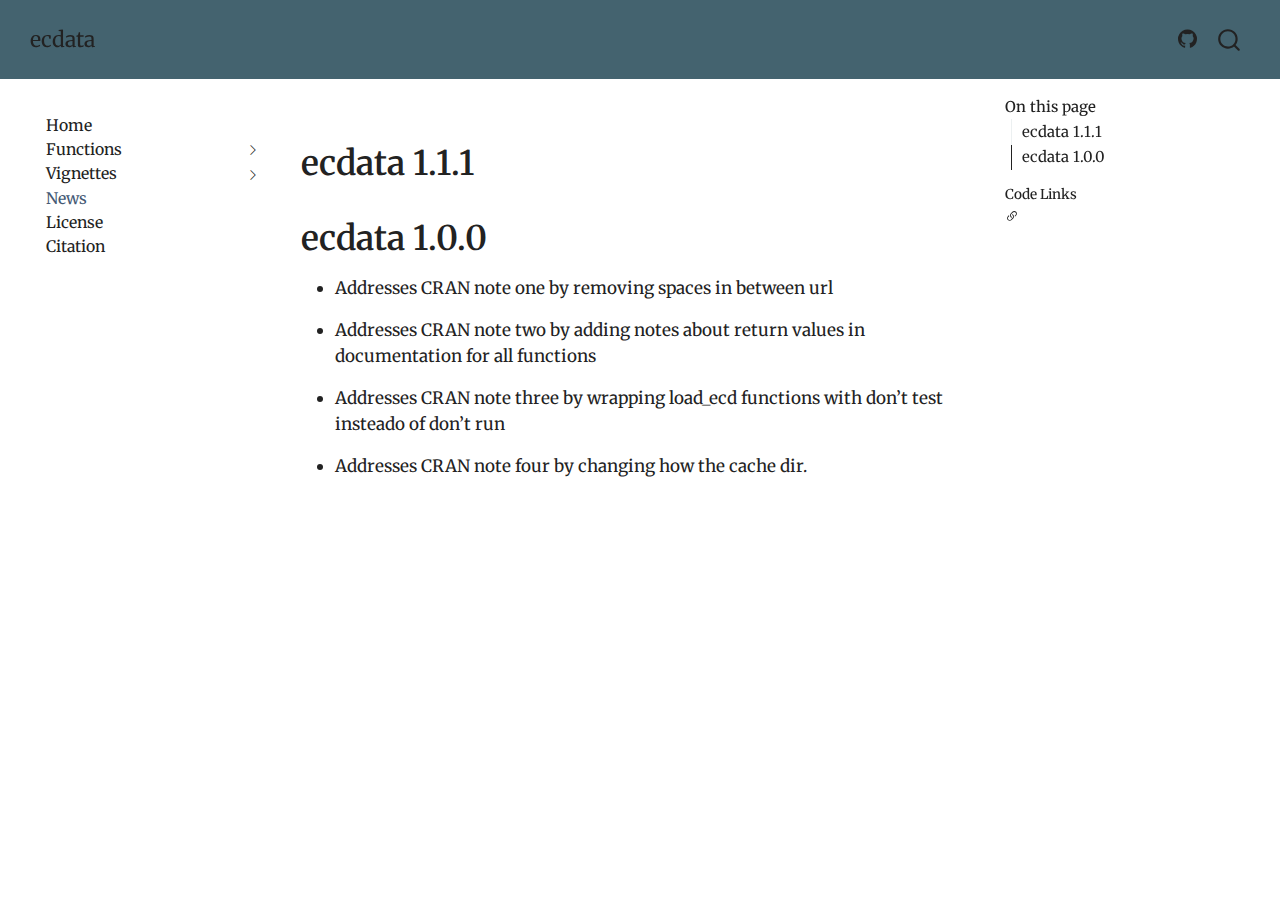
<file: docs/NEWS.html>
<!DOCTYPE html>
<html xmlns="http://www.w3.org/1999/xhtml" lang="en" xml:lang="en"><head>

<meta charset="utf-8">
<meta name="generator" content="quarto-1.6.35">

<meta name="viewport" content="width=device-width, initial-scale=1.0, user-scalable=yes">


<title>news – ecdata</title>
<style>
code{white-space: pre-wrap;}
span.smallcaps{font-variant: small-caps;}
div.columns{display: flex; gap: min(4vw, 1.5em);}
div.column{flex: auto; overflow-x: auto;}
div.hanging-indent{margin-left: 1.5em; text-indent: -1.5em;}
ul.task-list{list-style: none;}
ul.task-list li input[type="checkbox"] {
  width: 0.8em;
  margin: 0 0.8em 0.2em -1em; /* quarto-specific, see https://github.com/quarto-dev/quarto-cli/issues/4556 */ 
  vertical-align: middle;
}
</style>


<script src="site_libs/quarto-nav/quarto-nav.js"></script>
<script src="site_libs/quarto-nav/headroom.min.js"></script>
<script src="site_libs/clipboard/clipboard.min.js"></script>
<script src="site_libs/quarto-search/autocomplete.umd.js"></script>
<script src="site_libs/quarto-search/fuse.min.js"></script>
<script src="site_libs/quarto-search/quarto-search.js"></script>
<meta name="quarto:offset" content="./">
<script src="site_libs/quarto-html/quarto.js"></script>
<script src="site_libs/quarto-html/popper.min.js"></script>
<script src="site_libs/quarto-html/tippy.umd.min.js"></script>
<script src="site_libs/quarto-html/anchor.min.js"></script>
<link href="site_libs/quarto-html/tippy.css" rel="stylesheet">
<link href="site_libs/quarto-html/quarto-syntax-highlighting-ae7a46b1a6c1441764801504767e47e7.css" rel="stylesheet" id="quarto-text-highlighting-styles">
<script src="site_libs/bootstrap/bootstrap.min.js"></script>
<link href="site_libs/bootstrap/bootstrap-icons.css" rel="stylesheet">
<link href="site_libs/bootstrap/bootstrap-abed174b956118bde64ca1d36480d76f.min.css" rel="stylesheet" append-hash="true" id="quarto-bootstrap" data-mode="light">
<script id="quarto-search-options" type="application/json">{
  "location": "navbar",
  "copy-button": false,
  "collapse-after": 3,
  "panel-placement": "end",
  "type": "overlay",
  "limit": 50,
  "keyboard-shortcut": [
    "f",
    "/",
    "s"
  ],
  "show-item-context": false,
  "language": {
    "search-no-results-text": "No results",
    "search-matching-documents-text": "matching documents",
    "search-copy-link-title": "Copy link to search",
    "search-hide-matches-text": "Hide additional matches",
    "search-more-match-text": "more match in this document",
    "search-more-matches-text": "more matches in this document",
    "search-clear-button-title": "Clear",
    "search-text-placeholder": "",
    "search-detached-cancel-button-title": "Cancel",
    "search-submit-button-title": "Submit",
    "search-label": "Search"
  }
}</script>


</head>

<body class="nav-sidebar floating nav-fixed">

<div id="quarto-search-results"></div>
  <header id="quarto-header" class="headroom fixed-top">
    <nav class="navbar navbar-expand-lg " data-bs-theme="dark">
      <div class="navbar-container container-fluid">
      <div class="navbar-brand-container mx-auto">
    <a class="navbar-brand" href="./index.html">
    <span class="navbar-title">ecdata</span>
    </a>
  </div>
            <div id="quarto-search" class="" title="Search"></div>
          <button class="navbar-toggler" type="button" data-bs-toggle="collapse" data-bs-target="#navbarCollapse" aria-controls="navbarCollapse" role="menu" aria-expanded="false" aria-label="Toggle navigation" onclick="if (window.quartoToggleHeadroom) { window.quartoToggleHeadroom(); }">
  <span class="navbar-toggler-icon"></span>
</button>
          <div class="collapse navbar-collapse" id="navbarCollapse">
            <ul class="navbar-nav navbar-nav-scroll ms-auto">
  <li class="nav-item compact">
    <a class="nav-link" href="https://github.com/Executive-Communications-Dataset/ecdata"> <i class="bi bi-github" role="img" aria-label="ecdata GitHub">
</i> 
<span class="menu-text"></span></a>
  </li>  
</ul>
          </div> <!-- /navcollapse -->
            <div class="quarto-navbar-tools">
</div>
      </div> <!-- /container-fluid -->
    </nav>
  <nav class="quarto-secondary-nav">
    <div class="container-fluid d-flex">
      <button type="button" class="quarto-btn-toggle btn" data-bs-toggle="collapse" role="button" data-bs-target=".quarto-sidebar-collapse-item" aria-controls="quarto-sidebar" aria-expanded="false" aria-label="Toggle sidebar navigation" onclick="if (window.quartoToggleHeadroom) { window.quartoToggleHeadroom(); }">
        <i class="bi bi-layout-text-sidebar-reverse"></i>
      </button>
        <nav class="quarto-page-breadcrumbs" aria-label="breadcrumb"><ol class="breadcrumb"><li class="breadcrumb-item"><a href="./NEWS.html">News</a></li></ol></nav>
        <a class="flex-grow-1" role="navigation" data-bs-toggle="collapse" data-bs-target=".quarto-sidebar-collapse-item" aria-controls="quarto-sidebar" aria-expanded="false" aria-label="Toggle sidebar navigation" onclick="if (window.quartoToggleHeadroom) { window.quartoToggleHeadroom(); }">      
        </a>
    </div>
  </nav>
</header>
<!-- content -->
<div id="quarto-content" class="quarto-container page-columns page-rows-contents page-layout-article page-navbar">
<!-- sidebar -->
  <nav id="quarto-sidebar" class="sidebar collapse collapse-horizontal quarto-sidebar-collapse-item sidebar-navigation floating overflow-auto">
    <div class="sidebar-menu-container"> 
    <ul class="list-unstyled mt-1">
        <li class="sidebar-item">
  <div class="sidebar-item-container"> 
  <a href="./index.qmd" class="sidebar-item-text sidebar-link">
 <span class="menu-text">Home</span></a>
  </div>
</li>
        <li class="sidebar-item sidebar-item-section">
      <div class="sidebar-item-container"> 
            <a class="sidebar-item-text sidebar-link text-start collapsed" data-bs-toggle="collapse" data-bs-target="#quarto-sidebar-section-1" role="navigation" aria-expanded="false">
 <span class="menu-text">Functions</span></a>
          <a class="sidebar-item-toggle text-start collapsed" data-bs-toggle="collapse" data-bs-target="#quarto-sidebar-section-1" role="navigation" aria-expanded="false" aria-label="Toggle section">
            <i class="bi bi-chevron-right ms-2"></i>
          </a> 
      </div>
      <ul id="quarto-sidebar-section-1" class="collapse list-unstyled sidebar-section depth1 ">  
          <li class="sidebar-item">
  <div class="sidebar-item-container"> 
  <a href="./man/ecd_country_dictionary.html" class="sidebar-item-text sidebar-link">
 <span class="menu-text"><code>ecd_country_dictionary</code></span></a>
  </div>
</li>
          <li class="sidebar-item">
  <div class="sidebar-item-container"> 
  <a href="./man/ecd_data_dictionary.html" class="sidebar-item-text sidebar-link">
 <span class="menu-text"><code>ecd_data_dictionary</code></span></a>
  </div>
</li>
          <li class="sidebar-item">
  <div class="sidebar-item-container"> 
  <a href="./man/example_scrapper.qmd" class="sidebar-item-text sidebar-link">
 <span class="menu-text"><code>example_scrapper</code></span></a>
  </div>
</li>
          <li class="sidebar-item">
  <div class="sidebar-item-container"> 
  <a href="./man/load_ecd.html" class="sidebar-item-text sidebar-link">
 <span class="menu-text"><code>load_ecd</code></span></a>
  </div>
</li>
          <li class="sidebar-item">
  <div class="sidebar-item-container"> 
  <a href="./man/lazy_load_ecd.html" class="sidebar-item-text sidebar-link">
 <span class="menu-text"><code>lazy_load_ecd</code></span></a>
  </div>
</li>
      </ul>
  </li>
        <li class="sidebar-item sidebar-item-section">
      <div class="sidebar-item-container"> 
            <a class="sidebar-item-text sidebar-link text-start collapsed" data-bs-toggle="collapse" data-bs-target="#quarto-sidebar-section-2" role="navigation" aria-expanded="false">
 <span class="menu-text">Vignettes</span></a>
          <a class="sidebar-item-toggle text-start collapsed" data-bs-toggle="collapse" data-bs-target="#quarto-sidebar-section-2" role="navigation" aria-expanded="false" aria-label="Toggle section">
            <i class="bi bi-chevron-right ms-2"></i>
          </a> 
      </div>
      <ul id="quarto-sidebar-section-2" class="collapse list-unstyled sidebar-section depth1 ">  
          <li class="sidebar-item">
  <div class="sidebar-item-container"> 
  <a href="./vignettes/introduction.html" class="sidebar-item-text sidebar-link">
 <span class="menu-text">Introduction</span></a>
  </div>
</li>
      </ul>
  </li>
        <li class="sidebar-item">
  <div class="sidebar-item-container"> 
  <a href="./NEWS.html" class="sidebar-item-text sidebar-link active">
 <span class="menu-text">News</span></a>
  </div>
</li>
        <li class="sidebar-item">
  <div class="sidebar-item-container"> 
  <a href="./LICENSE.html" class="sidebar-item-text sidebar-link">
 <span class="menu-text">License</span></a>
  </div>
</li>
        <li class="sidebar-item">
  <div class="sidebar-item-container"> 
  <a href="./CITATION.html" class="sidebar-item-text sidebar-link">
 <span class="menu-text">Citation</span></a>
  </div>
</li>
    </ul>
    </div>
</nav>
<div id="quarto-sidebar-glass" class="quarto-sidebar-collapse-item" data-bs-toggle="collapse" data-bs-target=".quarto-sidebar-collapse-item"></div>
<!-- margin-sidebar -->
    <div id="quarto-margin-sidebar" class="sidebar margin-sidebar">
        <nav id="TOC" role="doc-toc" class="toc-active">
    <h2 id="toc-title">On this page</h2>
   
  <ul>
  <li><a href="#ecdata-1.1.1" id="toc-ecdata-1.1.1" class="nav-link active" data-scroll-target="#ecdata-1.1.1">ecdata 1.1.1</a></li>
  <li><a href="#ecdata-1.0.0" id="toc-ecdata-1.0.0" class="nav-link" data-scroll-target="#ecdata-1.0.0">ecdata 1.0.0</a></li>
  </ul>
<div class="quarto-code-links"><h2>Code Links</h2><ul><li><a href="undefined"><i class="bi bi-link-45deg"></i></a></li></ul></div></nav>
    </div>
<!-- main -->
<main class="content" id="quarto-document-content"><header id="title-block-header" class="quarto-title-block"></header>




<section id="ecdata-1.1.1" class="level1">
<h1>ecdata 1.1.1</h1>
</section>
<section id="ecdata-1.0.0" class="level1">
<h1>ecdata 1.0.0</h1>
<ul>
<li><p>Addresses CRAN note one by removing spaces in between url</p></li>
<li><p>Addresses CRAN note two by adding notes about return values in documentation for all functions</p></li>
<li><p>Addresses CRAN note three by wrapping load_ecd functions with don’t test insteado of don’t run</p></li>
<li><p>Addresses CRAN note four by changing how the cache dir.</p></li>
</ul>


</section>

</main> <!-- /main -->
<script id="quarto-html-after-body" type="application/javascript">
window.document.addEventListener("DOMContentLoaded", function (event) {
  const toggleBodyColorMode = (bsSheetEl) => {
    const mode = bsSheetEl.getAttribute("data-mode");
    const bodyEl = window.document.querySelector("body");
    if (mode === "dark") {
      bodyEl.classList.add("quarto-dark");
      bodyEl.classList.remove("quarto-light");
    } else {
      bodyEl.classList.add("quarto-light");
      bodyEl.classList.remove("quarto-dark");
    }
  }
  const toggleBodyColorPrimary = () => {
    const bsSheetEl = window.document.querySelector("link#quarto-bootstrap");
    if (bsSheetEl) {
      toggleBodyColorMode(bsSheetEl);
    }
  }
  toggleBodyColorPrimary();  
  const icon = "";
  const anchorJS = new window.AnchorJS();
  anchorJS.options = {
    placement: 'right',
    icon: icon
  };
  anchorJS.add('.anchored');
  const isCodeAnnotation = (el) => {
    for (const clz of el.classList) {
      if (clz.startsWith('code-annotation-')) {                     
        return true;
      }
    }
    return false;
  }
  const onCopySuccess = function(e) {
    // button target
    const button = e.trigger;
    // don't keep focus
    button.blur();
    // flash "checked"
    button.classList.add('code-copy-button-checked');
    var currentTitle = button.getAttribute("title");
    button.setAttribute("title", "Copied!");
    let tooltip;
    if (window.bootstrap) {
      button.setAttribute("data-bs-toggle", "tooltip");
      button.setAttribute("data-bs-placement", "left");
      button.setAttribute("data-bs-title", "Copied!");
      tooltip = new bootstrap.Tooltip(button, 
        { trigger: "manual", 
          customClass: "code-copy-button-tooltip",
          offset: [0, -8]});
      tooltip.show();    
    }
    setTimeout(function() {
      if (tooltip) {
        tooltip.hide();
        button.removeAttribute("data-bs-title");
        button.removeAttribute("data-bs-toggle");
        button.removeAttribute("data-bs-placement");
      }
      button.setAttribute("title", currentTitle);
      button.classList.remove('code-copy-button-checked');
    }, 1000);
    // clear code selection
    e.clearSelection();
  }
  const getTextToCopy = function(trigger) {
      const codeEl = trigger.previousElementSibling.cloneNode(true);
      for (const childEl of codeEl.children) {
        if (isCodeAnnotation(childEl)) {
          childEl.remove();
        }
      }
      return codeEl.innerText;
  }
  const clipboard = new window.ClipboardJS('.code-copy-button:not([data-in-quarto-modal])', {
    text: getTextToCopy
  });
  clipboard.on('success', onCopySuccess);
  if (window.document.getElementById('quarto-embedded-source-code-modal')) {
    const clipboardModal = new window.ClipboardJS('.code-copy-button[data-in-quarto-modal]', {
      text: getTextToCopy,
      container: window.document.getElementById('quarto-embedded-source-code-modal')
    });
    clipboardModal.on('success', onCopySuccess);
  }
    var localhostRegex = new RegExp(/^(?:http|https):\/\/localhost\:?[0-9]*\//);
    var mailtoRegex = new RegExp(/^mailto:/);
      var filterRegex = new RegExp('/' + window.location.host + '/');
    var isInternal = (href) => {
        return filterRegex.test(href) || localhostRegex.test(href) || mailtoRegex.test(href);
    }
    // Inspect non-navigation links and adorn them if external
 	var links = window.document.querySelectorAll('a[href]:not(.nav-link):not(.navbar-brand):not(.toc-action):not(.sidebar-link):not(.sidebar-item-toggle):not(.pagination-link):not(.no-external):not([aria-hidden]):not(.dropdown-item):not(.quarto-navigation-tool):not(.about-link)');
    for (var i=0; i<links.length; i++) {
      const link = links[i];
      if (!isInternal(link.href)) {
        // undo the damage that might have been done by quarto-nav.js in the case of
        // links that we want to consider external
        if (link.dataset.originalHref !== undefined) {
          link.href = link.dataset.originalHref;
        }
      }
    }
  function tippyHover(el, contentFn, onTriggerFn, onUntriggerFn) {
    const config = {
      allowHTML: true,
      maxWidth: 500,
      delay: 100,
      arrow: false,
      appendTo: function(el) {
          return el.parentElement;
      },
      interactive: true,
      interactiveBorder: 10,
      theme: 'quarto',
      placement: 'bottom-start',
    };
    if (contentFn) {
      config.content = contentFn;
    }
    if (onTriggerFn) {
      config.onTrigger = onTriggerFn;
    }
    if (onUntriggerFn) {
      config.onUntrigger = onUntriggerFn;
    }
    window.tippy(el, config); 
  }
  const noterefs = window.document.querySelectorAll('a[role="doc-noteref"]');
  for (var i=0; i<noterefs.length; i++) {
    const ref = noterefs[i];
    tippyHover(ref, function() {
      // use id or data attribute instead here
      let href = ref.getAttribute('data-footnote-href') || ref.getAttribute('href');
      try { href = new URL(href).hash; } catch {}
      const id = href.replace(/^#\/?/, "");
      const note = window.document.getElementById(id);
      if (note) {
        return note.innerHTML;
      } else {
        return "";
      }
    });
  }
  const xrefs = window.document.querySelectorAll('a.quarto-xref');
  const processXRef = (id, note) => {
    // Strip column container classes
    const stripColumnClz = (el) => {
      el.classList.remove("page-full", "page-columns");
      if (el.children) {
        for (const child of el.children) {
          stripColumnClz(child);
        }
      }
    }
    stripColumnClz(note)
    if (id === null || id.startsWith('sec-')) {
      // Special case sections, only their first couple elements
      const container = document.createElement("div");
      if (note.children && note.children.length > 2) {
        container.appendChild(note.children[0].cloneNode(true));
        for (let i = 1; i < note.children.length; i++) {
          const child = note.children[i];
          if (child.tagName === "P" && child.innerText === "") {
            continue;
          } else {
            container.appendChild(child.cloneNode(true));
            break;
          }
        }
        if (window.Quarto?.typesetMath) {
          window.Quarto.typesetMath(container);
        }
        return container.innerHTML
      } else {
        if (window.Quarto?.typesetMath) {
          window.Quarto.typesetMath(note);
        }
        return note.innerHTML;
      }
    } else {
      // Remove any anchor links if they are present
      const anchorLink = note.querySelector('a.anchorjs-link');
      if (anchorLink) {
        anchorLink.remove();
      }
      if (window.Quarto?.typesetMath) {
        window.Quarto.typesetMath(note);
      }
      if (note.classList.contains("callout")) {
        return note.outerHTML;
      } else {
        return note.innerHTML;
      }
    }
  }
  for (var i=0; i<xrefs.length; i++) {
    const xref = xrefs[i];
    tippyHover(xref, undefined, function(instance) {
      instance.disable();
      let url = xref.getAttribute('href');
      let hash = undefined; 
      if (url.startsWith('#')) {
        hash = url;
      } else {
        try { hash = new URL(url).hash; } catch {}
      }
      if (hash) {
        const id = hash.replace(/^#\/?/, "");
        const note = window.document.getElementById(id);
        if (note !== null) {
          try {
            const html = processXRef(id, note.cloneNode(true));
            instance.setContent(html);
          } finally {
            instance.enable();
            instance.show();
          }
        } else {
          // See if we can fetch this
          fetch(url.split('#')[0])
          .then(res => res.text())
          .then(html => {
            const parser = new DOMParser();
            const htmlDoc = parser.parseFromString(html, "text/html");
            const note = htmlDoc.getElementById(id);
            if (note !== null) {
              const html = processXRef(id, note);
              instance.setContent(html);
            } 
          }).finally(() => {
            instance.enable();
            instance.show();
          });
        }
      } else {
        // See if we can fetch a full url (with no hash to target)
        // This is a special case and we should probably do some content thinning / targeting
        fetch(url)
        .then(res => res.text())
        .then(html => {
          const parser = new DOMParser();
          const htmlDoc = parser.parseFromString(html, "text/html");
          const note = htmlDoc.querySelector('main.content');
          if (note !== null) {
            // This should only happen for chapter cross references
            // (since there is no id in the URL)
            // remove the first header
            if (note.children.length > 0 && note.children[0].tagName === "HEADER") {
              note.children[0].remove();
            }
            const html = processXRef(null, note);
            instance.setContent(html);
          } 
        }).finally(() => {
          instance.enable();
          instance.show();
        });
      }
    }, function(instance) {
    });
  }
      let selectedAnnoteEl;
      const selectorForAnnotation = ( cell, annotation) => {
        let cellAttr = 'data-code-cell="' + cell + '"';
        let lineAttr = 'data-code-annotation="' +  annotation + '"';
        const selector = 'span[' + cellAttr + '][' + lineAttr + ']';
        return selector;
      }
      const selectCodeLines = (annoteEl) => {
        const doc = window.document;
        const targetCell = annoteEl.getAttribute("data-target-cell");
        const targetAnnotation = annoteEl.getAttribute("data-target-annotation");
        const annoteSpan = window.document.querySelector(selectorForAnnotation(targetCell, targetAnnotation));
        const lines = annoteSpan.getAttribute("data-code-lines").split(",");
        const lineIds = lines.map((line) => {
          return targetCell + "-" + line;
        })
        let top = null;
        let height = null;
        let parent = null;
        if (lineIds.length > 0) {
            //compute the position of the single el (top and bottom and make a div)
            const el = window.document.getElementById(lineIds[0]);
            top = el.offsetTop;
            height = el.offsetHeight;
            parent = el.parentElement.parentElement;
          if (lineIds.length > 1) {
            const lastEl = window.document.getElementById(lineIds[lineIds.length - 1]);
            const bottom = lastEl.offsetTop + lastEl.offsetHeight;
            height = bottom - top;
          }
          if (top !== null && height !== null && parent !== null) {
            // cook up a div (if necessary) and position it 
            let div = window.document.getElementById("code-annotation-line-highlight");
            if (div === null) {
              div = window.document.createElement("div");
              div.setAttribute("id", "code-annotation-line-highlight");
              div.style.position = 'absolute';
              parent.appendChild(div);
            }
            div.style.top = top - 2 + "px";
            div.style.height = height + 4 + "px";
            div.style.left = 0;
            let gutterDiv = window.document.getElementById("code-annotation-line-highlight-gutter");
            if (gutterDiv === null) {
              gutterDiv = window.document.createElement("div");
              gutterDiv.setAttribute("id", "code-annotation-line-highlight-gutter");
              gutterDiv.style.position = 'absolute';
              const codeCell = window.document.getElementById(targetCell);
              const gutter = codeCell.querySelector('.code-annotation-gutter');
              gutter.appendChild(gutterDiv);
            }
            gutterDiv.style.top = top - 2 + "px";
            gutterDiv.style.height = height + 4 + "px";
          }
          selectedAnnoteEl = annoteEl;
        }
      };
      const unselectCodeLines = () => {
        const elementsIds = ["code-annotation-line-highlight", "code-annotation-line-highlight-gutter"];
        elementsIds.forEach((elId) => {
          const div = window.document.getElementById(elId);
          if (div) {
            div.remove();
          }
        });
        selectedAnnoteEl = undefined;
      };
        // Handle positioning of the toggle
    window.addEventListener(
      "resize",
      throttle(() => {
        elRect = undefined;
        if (selectedAnnoteEl) {
          selectCodeLines(selectedAnnoteEl);
        }
      }, 10)
    );
    function throttle(fn, ms) {
    let throttle = false;
    let timer;
      return (...args) => {
        if(!throttle) { // first call gets through
            fn.apply(this, args);
            throttle = true;
        } else { // all the others get throttled
            if(timer) clearTimeout(timer); // cancel #2
            timer = setTimeout(() => {
              fn.apply(this, args);
              timer = throttle = false;
            }, ms);
        }
      };
    }
      // Attach click handler to the DT
      const annoteDls = window.document.querySelectorAll('dt[data-target-cell]');
      for (const annoteDlNode of annoteDls) {
        annoteDlNode.addEventListener('click', (event) => {
          const clickedEl = event.target;
          if (clickedEl !== selectedAnnoteEl) {
            unselectCodeLines();
            const activeEl = window.document.querySelector('dt[data-target-cell].code-annotation-active');
            if (activeEl) {
              activeEl.classList.remove('code-annotation-active');
            }
            selectCodeLines(clickedEl);
            clickedEl.classList.add('code-annotation-active');
          } else {
            // Unselect the line
            unselectCodeLines();
            clickedEl.classList.remove('code-annotation-active');
          }
        });
      }
  const findCites = (el) => {
    const parentEl = el.parentElement;
    if (parentEl) {
      const cites = parentEl.dataset.cites;
      if (cites) {
        return {
          el,
          cites: cites.split(' ')
        };
      } else {
        return findCites(el.parentElement)
      }
    } else {
      return undefined;
    }
  };
  var bibliorefs = window.document.querySelectorAll('a[role="doc-biblioref"]');
  for (var i=0; i<bibliorefs.length; i++) {
    const ref = bibliorefs[i];
    const citeInfo = findCites(ref);
    if (citeInfo) {
      tippyHover(citeInfo.el, function() {
        var popup = window.document.createElement('div');
        citeInfo.cites.forEach(function(cite) {
          var citeDiv = window.document.createElement('div');
          citeDiv.classList.add('hanging-indent');
          citeDiv.classList.add('csl-entry');
          var biblioDiv = window.document.getElementById('ref-' + cite);
          if (biblioDiv) {
            citeDiv.innerHTML = biblioDiv.innerHTML;
          }
          popup.appendChild(citeDiv);
        });
        return popup.innerHTML;
      });
    }
  }
});
</script>
</div> <!-- /content -->




</body></html>
</file>
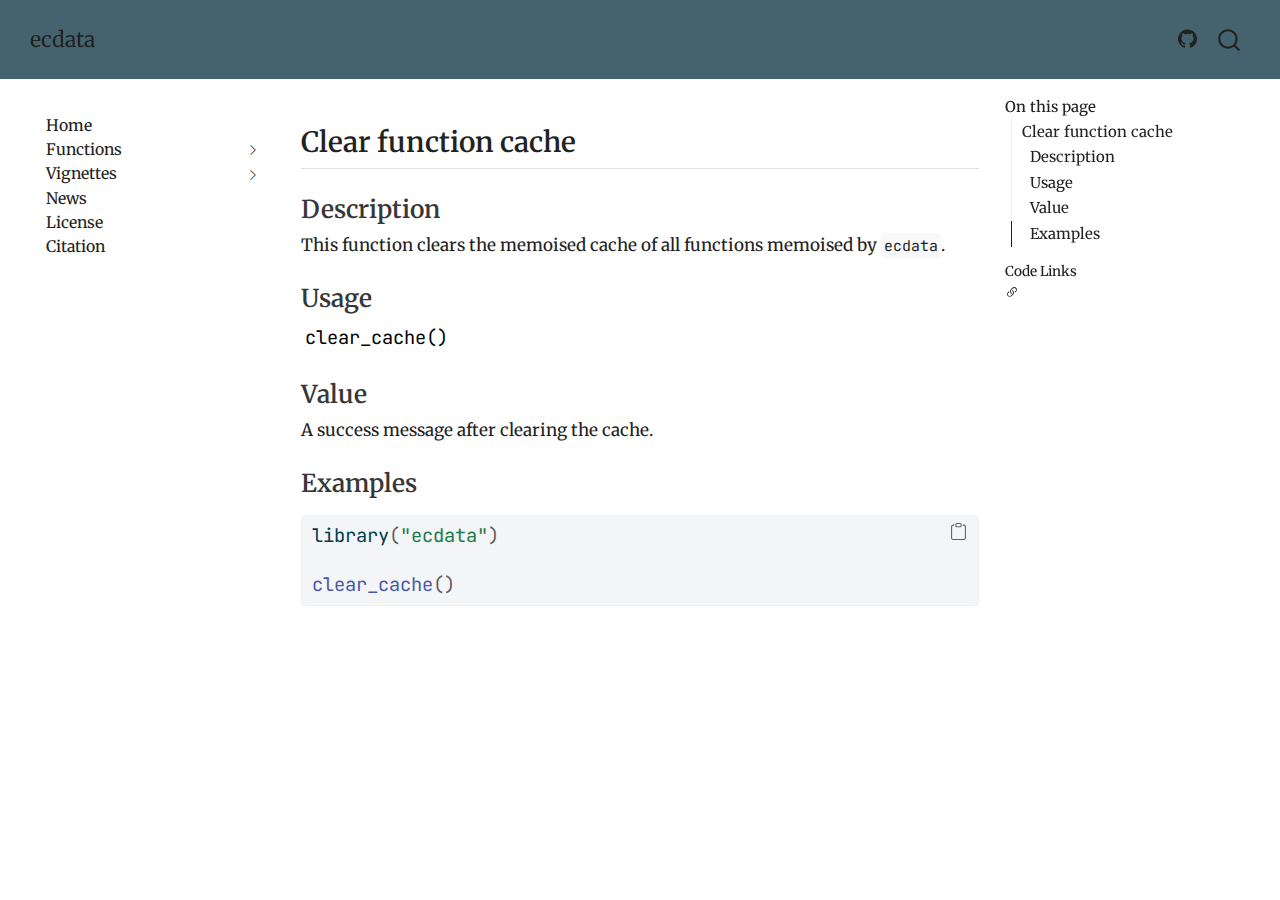
<file: docs/man/clear_cache.html>
<!DOCTYPE html>
<html xmlns="http://www.w3.org/1999/xhtml" lang="en" xml:lang="en"><head>
<meta http-equiv="Content-Type" content="text/html; charset=UTF-8">
<meta charset="utf-8">
<meta name="generator" content="quarto-1.6.35">
<meta name="viewport" content="width=device-width, initial-scale=1.0, user-scalable=yes">
<title>clear_cache – ecdata</title>
<style>
code{white-space: pre-wrap;}
span.smallcaps{font-variant: small-caps;}
div.columns{display: flex; gap: min(4vw, 1.5em);}
div.column{flex: auto; overflow-x: auto;}
div.hanging-indent{margin-left: 1.5em; text-indent: -1.5em;}
ul.task-list{list-style: none;}
ul.task-list li input[type="checkbox"] {
  width: 0.8em;
  margin: 0 0.8em 0.2em -1em; /* quarto-specific, see https://github.com/quarto-dev/quarto-cli/issues/4556 */ 
  vertical-align: middle;
}
/* CSS for syntax highlighting */
pre > code.sourceCode { white-space: pre; position: relative; }
pre > code.sourceCode > span { line-height: 1.25; }
pre > code.sourceCode > span:empty { height: 1.2em; }
.sourceCode { overflow: visible; }
code.sourceCode > span { color: inherit; text-decoration: inherit; }
div.sourceCode { margin: 1em 0; }
pre.sourceCode { margin: 0; }
@media screen {
div.sourceCode { overflow: auto; }
}
@media print {
pre > code.sourceCode { white-space: pre-wrap; }
pre > code.sourceCode > span { display: inline-block; text-indent: -5em; padding-left: 5em; }
}
pre.numberSource code
  { counter-reset: source-line 0; }
pre.numberSource code > span
  { position: relative; left: -4em; counter-increment: source-line; }
pre.numberSource code > span > a:first-child::before
  { content: counter(source-line);
    position: relative; left: -1em; text-align: right; vertical-align: baseline;
    border: none; display: inline-block;
    -webkit-touch-callout: none; -webkit-user-select: none;
    -khtml-user-select: none; -moz-user-select: none;
    -ms-user-select: none; user-select: none;
    padding: 0 4px; width: 4em;
  }
pre.numberSource { margin-left: 3em;  padding-left: 4px; }
div.sourceCode
  {   }
@media screen {
pre > code.sourceCode > span > a:first-child::before { text-decoration: underline; }
}
</style>

<script src="../site_libs/quarto-nav/quarto-nav.js"></script>
<script src="../site_libs/quarto-nav/headroom.min.js"></script>
<script src="../site_libs/clipboard/clipboard.min.js"></script>
<script src="../site_libs/quarto-search/autocomplete.umd.js"></script>
<script src="../site_libs/quarto-search/fuse.min.js"></script>
<script src="../site_libs/quarto-search/quarto-search.js"></script>
<meta name="quarto:offset" content="../">
<script src="../site_libs/quarto-html/quarto.js"></script>
<script src="../site_libs/quarto-html/popper.min.js"></script>
<script src="../site_libs/quarto-html/tippy.umd.min.js"></script>
<script src="../site_libs/quarto-html/anchor.min.js"></script>
<link href="../site_libs/quarto-html/tippy.css" rel="stylesheet">
<link href="../site_libs/quarto-html/quarto-syntax-highlighting-ae7a46b1a6c1441764801504767e47e7.css" rel="stylesheet" id="quarto-text-highlighting-styles">
<script src="../site_libs/bootstrap/bootstrap.min.js"></script>
<link href="../site_libs/bootstrap/bootstrap-icons.css" rel="stylesheet">
<link href="../site_libs/bootstrap/bootstrap-abed174b956118bde64ca1d36480d76f.min.css" rel="stylesheet" append-hash="true" id="quarto-bootstrap" data-mode="light"><script id="quarto-search-options" type="application/json">{
  "location": "navbar",
  "copy-button": false,
  "collapse-after": 3,
  "panel-placement": "end",
  "type": "overlay",
  "limit": 50,
  "keyboard-shortcut": [
    "f",
    "/",
    "s"
  ],
  "show-item-context": false,
  "language": {
    "search-no-results-text": "No results",
    "search-matching-documents-text": "matching documents",
    "search-copy-link-title": "Copy link to search",
    "search-hide-matches-text": "Hide additional matches",
    "search-more-match-text": "more match in this document",
    "search-more-matches-text": "more matches in this document",
    "search-clear-button-title": "Clear",
    "search-text-placeholder": "",
    "search-detached-cancel-button-title": "Cancel",
    "search-submit-button-title": "Submit",
    "search-label": "Search"
  }
}</script>
</head>
<body class="nav-sidebar floating nav-fixed">

<div id="quarto-search-results"></div>
  <header id="quarto-header" class="headroom fixed-top"><nav class="navbar navbar-expand-lg " data-bs-theme="dark"><div class="navbar-container container-fluid">
      <div class="navbar-brand-container mx-auto">
    <a class="navbar-brand" href="../index.html">
    <span class="navbar-title">ecdata</span>
    </a>
  </div>
            <div id="quarto-search" class="" title="Search"></div>
          <button class="navbar-toggler" type="button" data-bs-toggle="collapse" data-bs-target="#navbarCollapse" aria-controls="navbarCollapse" role="menu" aria-expanded="false" aria-label="Toggle navigation" onclick="if (window.quartoToggleHeadroom) { window.quartoToggleHeadroom(); }">
  <span class="navbar-toggler-icon"></span>
</button>
          <div class="collapse navbar-collapse" id="navbarCollapse">
            <ul class="navbar-nav navbar-nav-scroll ms-auto">
<li class="nav-item compact">
    <a class="nav-link" href="https://github.com/Executive-Communications-Dataset/ecdata"> <i class="bi bi-github" role="img" aria-label="ecdata GitHub">
</i> 
<span class="menu-text"></span></a>
  </li>  
</ul>
</div> <!-- /navcollapse -->
            <div class="quarto-navbar-tools">
</div>
      </div> <!-- /container-fluid -->
    </nav><nav class="quarto-secondary-nav"><div class="container-fluid d-flex">
      <button type="button" class="quarto-btn-toggle btn" data-bs-toggle="collapse" role="button" data-bs-target=".quarto-sidebar-collapse-item" aria-controls="quarto-sidebar" aria-expanded="false" aria-label="Toggle sidebar navigation" onclick="if (window.quartoToggleHeadroom) { window.quartoToggleHeadroom(); }">
        <i class="bi bi-layout-text-sidebar-reverse"></i>
      </button>
        <nav class="quarto-page-breadcrumbs" aria-label="breadcrumb"><ol class="breadcrumb"></ol></nav>
        <a class="flex-grow-1" role="navigation" data-bs-toggle="collapse" data-bs-target=".quarto-sidebar-collapse-item" aria-controls="quarto-sidebar" aria-expanded="false" aria-label="Toggle sidebar navigation" onclick="if (window.quartoToggleHeadroom) { window.quartoToggleHeadroom(); }">      
        </a>
    </div>
  </nav></header><!-- content --><div id="quarto-content" class="quarto-container page-columns page-rows-contents page-layout-article page-navbar">
<!-- sidebar -->
  <nav id="quarto-sidebar" class="sidebar collapse collapse-horizontal quarto-sidebar-collapse-item sidebar-navigation floating overflow-auto"><div class="sidebar-menu-container"> 
    <ul class="list-unstyled mt-1">
<li class="sidebar-item">
  <div class="sidebar-item-container"> 
  <a href="../index.qmd" class="sidebar-item-text sidebar-link">
 <span class="menu-text">Home</span></a>
  </div>
</li>
        <li class="sidebar-item sidebar-item-section">
      <div class="sidebar-item-container"> 
            <a class="sidebar-item-text sidebar-link text-start collapsed" data-bs-toggle="collapse" data-bs-target="#quarto-sidebar-section-1" role="navigation" aria-expanded="false">
 <span class="menu-text">Functions</span></a>
          <a class="sidebar-item-toggle text-start collapsed" data-bs-toggle="collapse" data-bs-target="#quarto-sidebar-section-1" role="navigation" aria-expanded="false" aria-label="Toggle section">
            <i class="bi bi-chevron-right ms-2"></i>
          </a> 
      </div>
      <ul id="quarto-sidebar-section-1" class="collapse list-unstyled sidebar-section depth1 ">
<li class="sidebar-item">
  <div class="sidebar-item-container"> 
  <a href="../man/ecd_country_dictionary.html" class="sidebar-item-text sidebar-link">
 <span class="menu-text"><code>ecd_country_dictionary</code></span></a>
  </div>
</li>
          <li class="sidebar-item">
  <div class="sidebar-item-container"> 
  <a href="../man/ecd_data_dictionary.html" class="sidebar-item-text sidebar-link">
 <span class="menu-text"><code>ecd_data_dictionary</code></span></a>
  </div>
</li>
          <li class="sidebar-item">
  <div class="sidebar-item-container"> 
  <a href="../man/example_scrapper.qmd" class="sidebar-item-text sidebar-link">
 <span class="menu-text"><code>example_scrapper</code></span></a>
  </div>
</li>
          <li class="sidebar-item">
  <div class="sidebar-item-container"> 
  <a href="../man/load_ecd.html" class="sidebar-item-text sidebar-link">
 <span class="menu-text"><code>load_ecd</code></span></a>
  </div>
</li>
          <li class="sidebar-item">
  <div class="sidebar-item-container"> 
  <a href="../man/lazy_load_ecd.html" class="sidebar-item-text sidebar-link">
 <span class="menu-text"><code>lazy_load_ecd</code></span></a>
  </div>
</li>
      </ul>
</li>
        <li class="sidebar-item sidebar-item-section">
      <div class="sidebar-item-container"> 
            <a class="sidebar-item-text sidebar-link text-start collapsed" data-bs-toggle="collapse" data-bs-target="#quarto-sidebar-section-2" role="navigation" aria-expanded="false">
 <span class="menu-text">Vignettes</span></a>
          <a class="sidebar-item-toggle text-start collapsed" data-bs-toggle="collapse" data-bs-target="#quarto-sidebar-section-2" role="navigation" aria-expanded="false" aria-label="Toggle section">
            <i class="bi bi-chevron-right ms-2"></i>
          </a> 
      </div>
      <ul id="quarto-sidebar-section-2" class="collapse list-unstyled sidebar-section depth1 ">
<li class="sidebar-item">
  <div class="sidebar-item-container"> 
  <a href="../vignettes/introduction.html" class="sidebar-item-text sidebar-link">
 <span class="menu-text">Introduction</span></a>
  </div>
</li>
      </ul>
</li>
        <li class="sidebar-item">
  <div class="sidebar-item-container"> 
  <a href="../NEWS.html" class="sidebar-item-text sidebar-link">
 <span class="menu-text">News</span></a>
  </div>
</li>
        <li class="sidebar-item">
  <div class="sidebar-item-container"> 
  <a href="../LICENSE.html" class="sidebar-item-text sidebar-link">
 <span class="menu-text">License</span></a>
  </div>
</li>
        <li class="sidebar-item">
  <div class="sidebar-item-container"> 
  <a href="../CITATION.html" class="sidebar-item-text sidebar-link">
 <span class="menu-text">Citation</span></a>
  </div>
</li>
    </ul>
</div>
</nav><div id="quarto-sidebar-glass" class="quarto-sidebar-collapse-item" data-bs-toggle="collapse" data-bs-target=".quarto-sidebar-collapse-item"></div>
<!-- margin-sidebar -->
    <div id="quarto-margin-sidebar" class="sidebar margin-sidebar">
        <nav id="TOC" role="doc-toc" class="toc-active"><h2 id="toc-title">On this page</h2>
   
  <ul>
<li>
<a href="#clear-function-cache" id="toc-clear-function-cache" class="nav-link active" data-scroll-target="#clear-function-cache">Clear function cache</a>
  <ul class="collapse">
<li><a href="#description" id="toc-description" class="nav-link" data-scroll-target="#description">Description</a></li>
  <li><a href="#usage" id="toc-usage" class="nav-link" data-scroll-target="#usage">Usage</a></li>
  <li><a href="#value" id="toc-value" class="nav-link" data-scroll-target="#value">Value</a></li>
  <li><a href="#examples" id="toc-examples" class="nav-link" data-scroll-target="#examples">Examples</a></li>
  </ul>
</li>
  </ul><div class="quarto-code-links"><h2>Code Links</h2><ul><li><a href="undefined"><i class="bi bi-link-45deg"></i></a></li></ul></div></nav>
    </div>
<!-- main -->
<main class="content" id="quarto-document-content"><header id="title-block-header" class="quarto-title-block"></header><section id="clear-function-cache" class="level2 unnumbered"><h2 class="unnumbered anchored" data-anchor-id="clear-function-cache">Clear function cache</h2>
<section id="description" class="level3"><h3 class="anchored" data-anchor-id="description">Description</h3>
<p>This function clears the memoised cache of all functions memoised by <code>ecdata</code>.</p>
</section><section id="usage" class="level3"><h3 class="anchored" data-anchor-id="usage">Usage</h3>
<pre><code class="language-R"><a href="https://rdrr.io/pkg/ecdata/man/clear_cache.html">clear_cache()
</a></code></pre>
</section><section id="value" class="level3"><h3 class="anchored" data-anchor-id="value">Value</h3>
<p>A success message after clearing the cache.</p>
</section><section id="examples" class="level3"><h3 class="anchored" data-anchor-id="examples">Examples</h3>
<div class="cell">
<div class="sourceCode" id="cb1"><pre class="downlit sourceCode r code-with-copy"><code class="sourceCode R"><span><span class="kw"><a href="https://rdrr.io/r/base/library.html">library</a></span><span class="op">(</span><span class="st"><a href="https://github.com/Executive-Communications-Dataset/ecdata">"ecdata"</a></span><span class="op">)</span></span>
<span></span>
<span><span class="fu"><a href="https://rdrr.io/pkg/ecdata/man/clear_cache.html">clear_cache</a></span><span class="op">(</span><span class="op">)</span></span></code><button title="Copy to Clipboard" class="code-copy-button"><i class="bi"></i></button></pre></div>
</div>


</section></section></main><!-- /main --><script id="quarto-html-after-body" type="application/javascript">
window.document.addEventListener("DOMContentLoaded", function (event) {
  const toggleBodyColorMode = (bsSheetEl) => {
    const mode = bsSheetEl.getAttribute("data-mode");
    const bodyEl = window.document.querySelector("body");
    if (mode === "dark") {
      bodyEl.classList.add("quarto-dark");
      bodyEl.classList.remove("quarto-light");
    } else {
      bodyEl.classList.add("quarto-light");
      bodyEl.classList.remove("quarto-dark");
    }
  }
  const toggleBodyColorPrimary = () => {
    const bsSheetEl = window.document.querySelector("link#quarto-bootstrap");
    if (bsSheetEl) {
      toggleBodyColorMode(bsSheetEl);
    }
  }
  toggleBodyColorPrimary();  
  const icon = "";
  const anchorJS = new window.AnchorJS();
  anchorJS.options = {
    placement: 'right',
    icon: icon
  };
  anchorJS.add('.anchored');
  const isCodeAnnotation = (el) => {
    for (const clz of el.classList) {
      if (clz.startsWith('code-annotation-')) {                     
        return true;
      }
    }
    return false;
  }
  const onCopySuccess = function(e) {
    // button target
    const button = e.trigger;
    // don't keep focus
    button.blur();
    // flash "checked"
    button.classList.add('code-copy-button-checked');
    var currentTitle = button.getAttribute("title");
    button.setAttribute("title", "Copied!");
    let tooltip;
    if (window.bootstrap) {
      button.setAttribute("data-bs-toggle", "tooltip");
      button.setAttribute("data-bs-placement", "left");
      button.setAttribute("data-bs-title", "Copied!");
      tooltip = new bootstrap.Tooltip(button, 
        { trigger: "manual", 
          customClass: "code-copy-button-tooltip",
          offset: [0, -8]});
      tooltip.show();    
    }
    setTimeout(function() {
      if (tooltip) {
        tooltip.hide();
        button.removeAttribute("data-bs-title");
        button.removeAttribute("data-bs-toggle");
        button.removeAttribute("data-bs-placement");
      }
      button.setAttribute("title", currentTitle);
      button.classList.remove('code-copy-button-checked');
    }, 1000);
    // clear code selection
    e.clearSelection();
  }
  const getTextToCopy = function(trigger) {
      const codeEl = trigger.previousElementSibling.cloneNode(true);
      for (const childEl of codeEl.children) {
        if (isCodeAnnotation(childEl)) {
          childEl.remove();
        }
      }
      return codeEl.innerText;
  }
  const clipboard = new window.ClipboardJS('.code-copy-button:not([data-in-quarto-modal])', {
    text: getTextToCopy
  });
  clipboard.on('success', onCopySuccess);
  if (window.document.getElementById('quarto-embedded-source-code-modal')) {
    const clipboardModal = new window.ClipboardJS('.code-copy-button[data-in-quarto-modal]', {
      text: getTextToCopy,
      container: window.document.getElementById('quarto-embedded-source-code-modal')
    });
    clipboardModal.on('success', onCopySuccess);
  }
    var localhostRegex = new RegExp(/^(?:http|https):\/\/localhost\:?[0-9]*\//);
    var mailtoRegex = new RegExp(/^mailto:/);
      var filterRegex = new RegExp('/' + window.location.host + '/');
    var isInternal = (href) => {
        return filterRegex.test(href) || localhostRegex.test(href) || mailtoRegex.test(href);
    }
    // Inspect non-navigation links and adorn them if external
 	var links = window.document.querySelectorAll('a[href]:not(.nav-link):not(.navbar-brand):not(.toc-action):not(.sidebar-link):not(.sidebar-item-toggle):not(.pagination-link):not(.no-external):not([aria-hidden]):not(.dropdown-item):not(.quarto-navigation-tool):not(.about-link)');
    for (var i=0; i<links.length; i++) {
      const link = links[i];
      if (!isInternal(link.href)) {
        // undo the damage that might have been done by quarto-nav.js in the case of
        // links that we want to consider external
        if (link.dataset.originalHref !== undefined) {
          link.href = link.dataset.originalHref;
        }
      }
    }
  function tippyHover(el, contentFn, onTriggerFn, onUntriggerFn) {
    const config = {
      allowHTML: true,
      maxWidth: 500,
      delay: 100,
      arrow: false,
      appendTo: function(el) {
          return el.parentElement;
      },
      interactive: true,
      interactiveBorder: 10,
      theme: 'quarto',
      placement: 'bottom-start',
    };
    if (contentFn) {
      config.content = contentFn;
    }
    if (onTriggerFn) {
      config.onTrigger = onTriggerFn;
    }
    if (onUntriggerFn) {
      config.onUntrigger = onUntriggerFn;
    }
    window.tippy(el, config); 
  }
  const noterefs = window.document.querySelectorAll('a[role="doc-noteref"]');
  for (var i=0; i<noterefs.length; i++) {
    const ref = noterefs[i];
    tippyHover(ref, function() {
      // use id or data attribute instead here
      let href = ref.getAttribute('data-footnote-href') || ref.getAttribute('href');
      try { href = new URL(href).hash; } catch {}
      const id = href.replace(/^#\/?/, "");
      const note = window.document.getElementById(id);
      if (note) {
        return note.innerHTML;
      } else {
        return "";
      }
    });
  }
  const xrefs = window.document.querySelectorAll('a.quarto-xref');
  const processXRef = (id, note) => {
    // Strip column container classes
    const stripColumnClz = (el) => {
      el.classList.remove("page-full", "page-columns");
      if (el.children) {
        for (const child of el.children) {
          stripColumnClz(child);
        }
      }
    }
    stripColumnClz(note)
    if (id === null || id.startsWith('sec-')) {
      // Special case sections, only their first couple elements
      const container = document.createElement("div");
      if (note.children && note.children.length > 2) {
        container.appendChild(note.children[0].cloneNode(true));
        for (let i = 1; i < note.children.length; i++) {
          const child = note.children[i];
          if (child.tagName === "P" && child.innerText === "") {
            continue;
          } else {
            container.appendChild(child.cloneNode(true));
            break;
          }
        }
        if (window.Quarto?.typesetMath) {
          window.Quarto.typesetMath(container);
        }
        return container.innerHTML
      } else {
        if (window.Quarto?.typesetMath) {
          window.Quarto.typesetMath(note);
        }
        return note.innerHTML;
      }
    } else {
      // Remove any anchor links if they are present
      const anchorLink = note.querySelector('a.anchorjs-link');
      if (anchorLink) {
        anchorLink.remove();
      }
      if (window.Quarto?.typesetMath) {
        window.Quarto.typesetMath(note);
      }
      if (note.classList.contains("callout")) {
        return note.outerHTML;
      } else {
        return note.innerHTML;
      }
    }
  }
  for (var i=0; i<xrefs.length; i++) {
    const xref = xrefs[i];
    tippyHover(xref, undefined, function(instance) {
      instance.disable();
      let url = xref.getAttribute('href');
      let hash = undefined; 
      if (url.startsWith('#')) {
        hash = url;
      } else {
        try { hash = new URL(url).hash; } catch {}
      }
      if (hash) {
        const id = hash.replace(/^#\/?/, "");
        const note = window.document.getElementById(id);
        if (note !== null) {
          try {
            const html = processXRef(id, note.cloneNode(true));
            instance.setContent(html);
          } finally {
            instance.enable();
            instance.show();
          }
        } else {
          // See if we can fetch this
          fetch(url.split('#')[0])
          .then(res => res.text())
          .then(html => {
            const parser = new DOMParser();
            const htmlDoc = parser.parseFromString(html, "text/html");
            const note = htmlDoc.getElementById(id);
            if (note !== null) {
              const html = processXRef(id, note);
              instance.setContent(html);
            } 
          }).finally(() => {
            instance.enable();
            instance.show();
          });
        }
      } else {
        // See if we can fetch a full url (with no hash to target)
        // This is a special case and we should probably do some content thinning / targeting
        fetch(url)
        .then(res => res.text())
        .then(html => {
          const parser = new DOMParser();
          const htmlDoc = parser.parseFromString(html, "text/html");
          const note = htmlDoc.querySelector('main.content');
          if (note !== null) {
            // This should only happen for chapter cross references
            // (since there is no id in the URL)
            // remove the first header
            if (note.children.length > 0 && note.children[0].tagName === "HEADER") {
              note.children[0].remove();
            }
            const html = processXRef(null, note);
            instance.setContent(html);
          } 
        }).finally(() => {
          instance.enable();
          instance.show();
        });
      }
    }, function(instance) {
    });
  }
      let selectedAnnoteEl;
      const selectorForAnnotation = ( cell, annotation) => {
        let cellAttr = 'data-code-cell="' + cell + '"';
        let lineAttr = 'data-code-annotation="' +  annotation + '"';
        const selector = 'span[' + cellAttr + '][' + lineAttr + ']';
        return selector;
      }
      const selectCodeLines = (annoteEl) => {
        const doc = window.document;
        const targetCell = annoteEl.getAttribute("data-target-cell");
        const targetAnnotation = annoteEl.getAttribute("data-target-annotation");
        const annoteSpan = window.document.querySelector(selectorForAnnotation(targetCell, targetAnnotation));
        const lines = annoteSpan.getAttribute("data-code-lines").split(",");
        const lineIds = lines.map((line) => {
          return targetCell + "-" + line;
        })
        let top = null;
        let height = null;
        let parent = null;
        if (lineIds.length > 0) {
            //compute the position of the single el (top and bottom and make a div)
            const el = window.document.getElementById(lineIds[0]);
            top = el.offsetTop;
            height = el.offsetHeight;
            parent = el.parentElement.parentElement;
          if (lineIds.length > 1) {
            const lastEl = window.document.getElementById(lineIds[lineIds.length - 1]);
            const bottom = lastEl.offsetTop + lastEl.offsetHeight;
            height = bottom - top;
          }
          if (top !== null && height !== null && parent !== null) {
            // cook up a div (if necessary) and position it 
            let div = window.document.getElementById("code-annotation-line-highlight");
            if (div === null) {
              div = window.document.createElement("div");
              div.setAttribute("id", "code-annotation-line-highlight");
              div.style.position = 'absolute';
              parent.appendChild(div);
            }
            div.style.top = top - 2 + "px";
            div.style.height = height + 4 + "px";
            div.style.left = 0;
            let gutterDiv = window.document.getElementById("code-annotation-line-highlight-gutter");
            if (gutterDiv === null) {
              gutterDiv = window.document.createElement("div");
              gutterDiv.setAttribute("id", "code-annotation-line-highlight-gutter");
              gutterDiv.style.position = 'absolute';
              const codeCell = window.document.getElementById(targetCell);
              const gutter = codeCell.querySelector('.code-annotation-gutter');
              gutter.appendChild(gutterDiv);
            }
            gutterDiv.style.top = top - 2 + "px";
            gutterDiv.style.height = height + 4 + "px";
          }
          selectedAnnoteEl = annoteEl;
        }
      };
      const unselectCodeLines = () => {
        const elementsIds = ["code-annotation-line-highlight", "code-annotation-line-highlight-gutter"];
        elementsIds.forEach((elId) => {
          const div = window.document.getElementById(elId);
          if (div) {
            div.remove();
          }
        });
        selectedAnnoteEl = undefined;
      };
        // Handle positioning of the toggle
    window.addEventListener(
      "resize",
      throttle(() => {
        elRect = undefined;
        if (selectedAnnoteEl) {
          selectCodeLines(selectedAnnoteEl);
        }
      }, 10)
    );
    function throttle(fn, ms) {
    let throttle = false;
    let timer;
      return (...args) => {
        if(!throttle) { // first call gets through
            fn.apply(this, args);
            throttle = true;
        } else { // all the others get throttled
            if(timer) clearTimeout(timer); // cancel #2
            timer = setTimeout(() => {
              fn.apply(this, args);
              timer = throttle = false;
            }, ms);
        }
      };
    }
      // Attach click handler to the DT
      const annoteDls = window.document.querySelectorAll('dt[data-target-cell]');
      for (const annoteDlNode of annoteDls) {
        annoteDlNode.addEventListener('click', (event) => {
          const clickedEl = event.target;
          if (clickedEl !== selectedAnnoteEl) {
            unselectCodeLines();
            const activeEl = window.document.querySelector('dt[data-target-cell].code-annotation-active');
            if (activeEl) {
              activeEl.classList.remove('code-annotation-active');
            }
            selectCodeLines(clickedEl);
            clickedEl.classList.add('code-annotation-active');
          } else {
            // Unselect the line
            unselectCodeLines();
            clickedEl.classList.remove('code-annotation-active');
          }
        });
      }
  const findCites = (el) => {
    const parentEl = el.parentElement;
    if (parentEl) {
      const cites = parentEl.dataset.cites;
      if (cites) {
        return {
          el,
          cites: cites.split(' ')
        };
      } else {
        return findCites(el.parentElement)
      }
    } else {
      return undefined;
    }
  };
  var bibliorefs = window.document.querySelectorAll('a[role="doc-biblioref"]');
  for (var i=0; i<bibliorefs.length; i++) {
    const ref = bibliorefs[i];
    const citeInfo = findCites(ref);
    if (citeInfo) {
      tippyHover(citeInfo.el, function() {
        var popup = window.document.createElement('div');
        citeInfo.cites.forEach(function(cite) {
          var citeDiv = window.document.createElement('div');
          citeDiv.classList.add('hanging-indent');
          citeDiv.classList.add('csl-entry');
          var biblioDiv = window.document.getElementById('ref-' + cite);
          if (biblioDiv) {
            citeDiv.innerHTML = biblioDiv.innerHTML;
          }
          popup.appendChild(citeDiv);
        });
        return popup.innerHTML;
      });
    }
  }
});
</script>
</div> <!-- /content -->



</body></html>
</file>
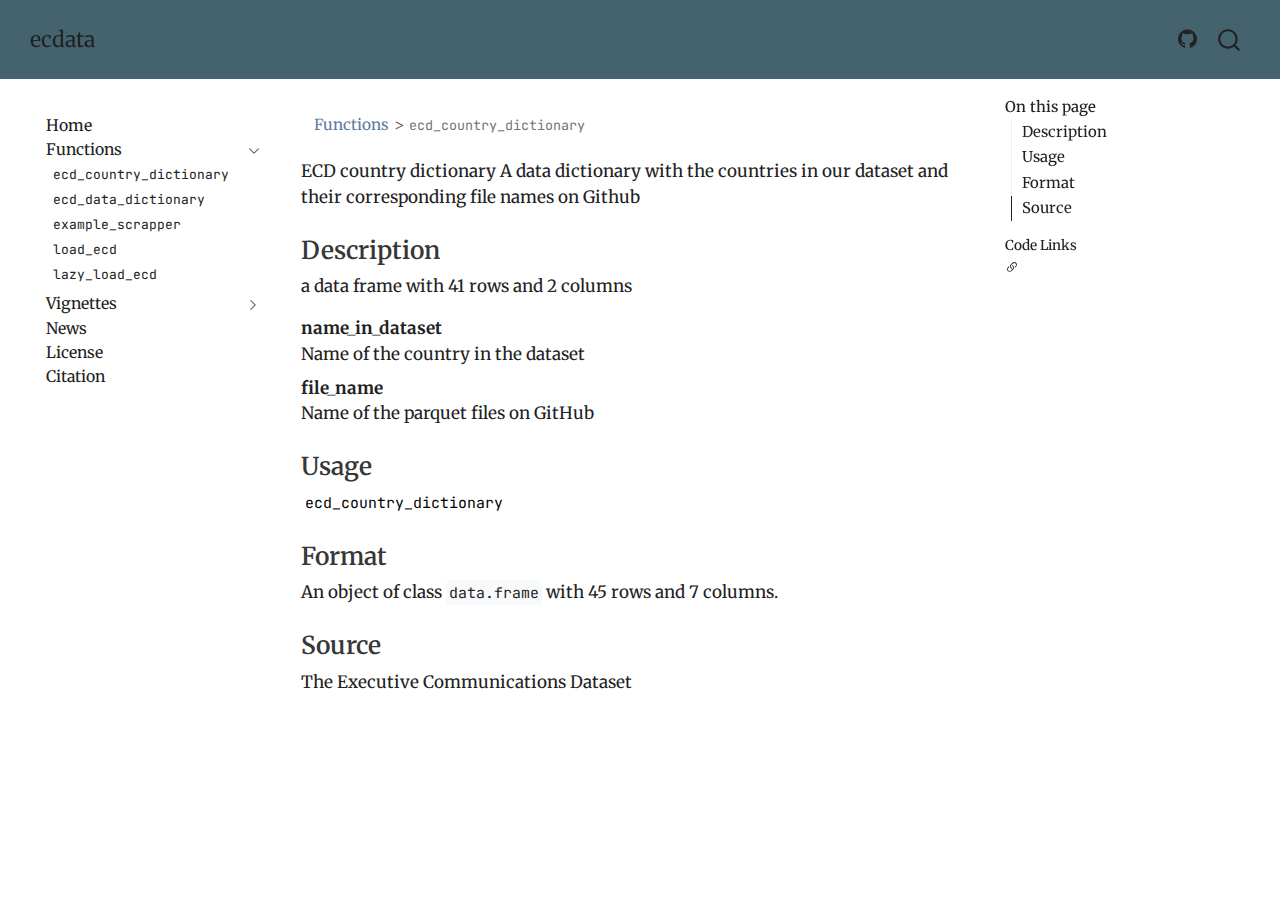
<file: docs/man/ecd_country_dictionary.html>
<!DOCTYPE html>
<html xmlns="http://www.w3.org/1999/xhtml" lang="en" xml:lang="en"><head>

<meta charset="utf-8">
<meta name="generator" content="quarto-1.6.35">

<meta name="viewport" content="width=device-width, initial-scale=1.0, user-scalable=yes">


<title>ecd_country_dictionary – ecdata</title>
<style>
code{white-space: pre-wrap;}
span.smallcaps{font-variant: small-caps;}
div.columns{display: flex; gap: min(4vw, 1.5em);}
div.column{flex: auto; overflow-x: auto;}
div.hanging-indent{margin-left: 1.5em; text-indent: -1.5em;}
ul.task-list{list-style: none;}
ul.task-list li input[type="checkbox"] {
  width: 0.8em;
  margin: 0 0.8em 0.2em -1em; /* quarto-specific, see https://github.com/quarto-dev/quarto-cli/issues/4556 */ 
  vertical-align: middle;
}
</style>


<script src="../site_libs/quarto-nav/quarto-nav.js"></script>
<script src="../site_libs/quarto-nav/headroom.min.js"></script>
<script src="../site_libs/clipboard/clipboard.min.js"></script>
<script src="../site_libs/quarto-search/autocomplete.umd.js"></script>
<script src="../site_libs/quarto-search/fuse.min.js"></script>
<script src="../site_libs/quarto-search/quarto-search.js"></script>
<meta name="quarto:offset" content="../">
<script src="../site_libs/quarto-html/quarto.js"></script>
<script src="../site_libs/quarto-html/popper.min.js"></script>
<script src="../site_libs/quarto-html/tippy.umd.min.js"></script>
<script src="../site_libs/quarto-html/anchor.min.js"></script>
<link href="../site_libs/quarto-html/tippy.css" rel="stylesheet">
<link href="../site_libs/quarto-html/quarto-syntax-highlighting-ae7a46b1a6c1441764801504767e47e7.css" rel="stylesheet" id="quarto-text-highlighting-styles">
<script src="../site_libs/bootstrap/bootstrap.min.js"></script>
<link href="../site_libs/bootstrap/bootstrap-icons.css" rel="stylesheet">
<link href="../site_libs/bootstrap/bootstrap-abed174b956118bde64ca1d36480d76f.min.css" rel="stylesheet" append-hash="true" id="quarto-bootstrap" data-mode="light">
<script id="quarto-search-options" type="application/json">{
  "location": "navbar",
  "copy-button": false,
  "collapse-after": 3,
  "panel-placement": "end",
  "type": "overlay",
  "limit": 50,
  "keyboard-shortcut": [
    "f",
    "/",
    "s"
  ],
  "show-item-context": false,
  "language": {
    "search-no-results-text": "No results",
    "search-matching-documents-text": "matching documents",
    "search-copy-link-title": "Copy link to search",
    "search-hide-matches-text": "Hide additional matches",
    "search-more-match-text": "more match in this document",
    "search-more-matches-text": "more matches in this document",
    "search-clear-button-title": "Clear",
    "search-text-placeholder": "",
    "search-detached-cancel-button-title": "Cancel",
    "search-submit-button-title": "Submit",
    "search-label": "Search"
  }
}</script>


</head>

<body class="nav-sidebar floating nav-fixed">

<div id="quarto-search-results"></div>
  <header id="quarto-header" class="headroom fixed-top">
    <nav class="navbar navbar-expand-lg " data-bs-theme="dark">
      <div class="navbar-container container-fluid">
      <div class="navbar-brand-container mx-auto">
    <a class="navbar-brand" href="../index.html">
    <span class="navbar-title">ecdata</span>
    </a>
  </div>
            <div id="quarto-search" class="" title="Search"></div>
          <button class="navbar-toggler" type="button" data-bs-toggle="collapse" data-bs-target="#navbarCollapse" aria-controls="navbarCollapse" role="menu" aria-expanded="false" aria-label="Toggle navigation" onclick="if (window.quartoToggleHeadroom) { window.quartoToggleHeadroom(); }">
  <span class="navbar-toggler-icon"></span>
</button>
          <div class="collapse navbar-collapse" id="navbarCollapse">
            <ul class="navbar-nav navbar-nav-scroll ms-auto">
  <li class="nav-item compact">
    <a class="nav-link" href="https://github.com/Executive-Communications-Dataset/ecdata"> <i class="bi bi-github" role="img" aria-label="ecdata GitHub">
</i> 
<span class="menu-text"></span></a>
  </li>  
</ul>
          </div> <!-- /navcollapse -->
            <div class="quarto-navbar-tools">
</div>
      </div> <!-- /container-fluid -->
    </nav>
  <nav class="quarto-secondary-nav">
    <div class="container-fluid d-flex">
      <button type="button" class="quarto-btn-toggle btn" data-bs-toggle="collapse" role="button" data-bs-target=".quarto-sidebar-collapse-item" aria-controls="quarto-sidebar" aria-expanded="false" aria-label="Toggle sidebar navigation" onclick="if (window.quartoToggleHeadroom) { window.quartoToggleHeadroom(); }">
        <i class="bi bi-layout-text-sidebar-reverse"></i>
      </button>
        <nav class="quarto-page-breadcrumbs" aria-label="breadcrumb"><ol class="breadcrumb"><li class="breadcrumb-item"><a href="../man/ecd_country_dictionary.html">Functions</a></li><li class="breadcrumb-item"><a href="../man/ecd_country_dictionary.html"><code>ecd_country_dictionary</code></a></li></ol></nav>
        <a class="flex-grow-1" role="navigation" data-bs-toggle="collapse" data-bs-target=".quarto-sidebar-collapse-item" aria-controls="quarto-sidebar" aria-expanded="false" aria-label="Toggle sidebar navigation" onclick="if (window.quartoToggleHeadroom) { window.quartoToggleHeadroom(); }">      
        </a>
    </div>
  </nav>
</header>
<!-- content -->
<div id="quarto-content" class="quarto-container page-columns page-rows-contents page-layout-article page-navbar">
<!-- sidebar -->
  <nav id="quarto-sidebar" class="sidebar collapse collapse-horizontal quarto-sidebar-collapse-item sidebar-navigation floating overflow-auto">
    <div class="sidebar-menu-container"> 
    <ul class="list-unstyled mt-1">
        <li class="sidebar-item">
  <div class="sidebar-item-container"> 
  <a href="../index.qmd" class="sidebar-item-text sidebar-link">
 <span class="menu-text">Home</span></a>
  </div>
</li>
        <li class="sidebar-item sidebar-item-section">
      <div class="sidebar-item-container"> 
            <a class="sidebar-item-text sidebar-link text-start" data-bs-toggle="collapse" data-bs-target="#quarto-sidebar-section-1" role="navigation" aria-expanded="true">
 <span class="menu-text">Functions</span></a>
          <a class="sidebar-item-toggle text-start" data-bs-toggle="collapse" data-bs-target="#quarto-sidebar-section-1" role="navigation" aria-expanded="true" aria-label="Toggle section">
            <i class="bi bi-chevron-right ms-2"></i>
          </a> 
      </div>
      <ul id="quarto-sidebar-section-1" class="collapse list-unstyled sidebar-section depth1 show">  
          <li class="sidebar-item">
  <div class="sidebar-item-container"> 
  <a href="../man/ecd_country_dictionary.html" class="sidebar-item-text sidebar-link active">
 <span class="menu-text"><code>ecd_country_dictionary</code></span></a>
  </div>
</li>
          <li class="sidebar-item">
  <div class="sidebar-item-container"> 
  <a href="../man/ecd_data_dictionary.html" class="sidebar-item-text sidebar-link">
 <span class="menu-text"><code>ecd_data_dictionary</code></span></a>
  </div>
</li>
          <li class="sidebar-item">
  <div class="sidebar-item-container"> 
  <a href="../man/example_scrapper.qmd" class="sidebar-item-text sidebar-link">
 <span class="menu-text"><code>example_scrapper</code></span></a>
  </div>
</li>
          <li class="sidebar-item">
  <div class="sidebar-item-container"> 
  <a href="../man/load_ecd.html" class="sidebar-item-text sidebar-link">
 <span class="menu-text"><code>load_ecd</code></span></a>
  </div>
</li>
          <li class="sidebar-item">
  <div class="sidebar-item-container"> 
  <a href="../man/lazy_load_ecd.html" class="sidebar-item-text sidebar-link">
 <span class="menu-text"><code>lazy_load_ecd</code></span></a>
  </div>
</li>
      </ul>
  </li>
        <li class="sidebar-item sidebar-item-section">
      <div class="sidebar-item-container"> 
            <a class="sidebar-item-text sidebar-link text-start collapsed" data-bs-toggle="collapse" data-bs-target="#quarto-sidebar-section-2" role="navigation" aria-expanded="false">
 <span class="menu-text">Vignettes</span></a>
          <a class="sidebar-item-toggle text-start collapsed" data-bs-toggle="collapse" data-bs-target="#quarto-sidebar-section-2" role="navigation" aria-expanded="false" aria-label="Toggle section">
            <i class="bi bi-chevron-right ms-2"></i>
          </a> 
      </div>
      <ul id="quarto-sidebar-section-2" class="collapse list-unstyled sidebar-section depth1 ">  
          <li class="sidebar-item">
  <div class="sidebar-item-container"> 
  <a href="../vignettes/introduction.html" class="sidebar-item-text sidebar-link">
 <span class="menu-text">Introduction</span></a>
  </div>
</li>
      </ul>
  </li>
        <li class="sidebar-item">
  <div class="sidebar-item-container"> 
  <a href="../NEWS.html" class="sidebar-item-text sidebar-link">
 <span class="menu-text">News</span></a>
  </div>
</li>
        <li class="sidebar-item">
  <div class="sidebar-item-container"> 
  <a href="../LICENSE.html" class="sidebar-item-text sidebar-link">
 <span class="menu-text">License</span></a>
  </div>
</li>
        <li class="sidebar-item">
  <div class="sidebar-item-container"> 
  <a href="../CITATION.html" class="sidebar-item-text sidebar-link">
 <span class="menu-text">Citation</span></a>
  </div>
</li>
    </ul>
    </div>
</nav>
<div id="quarto-sidebar-glass" class="quarto-sidebar-collapse-item" data-bs-toggle="collapse" data-bs-target=".quarto-sidebar-collapse-item"></div>
<!-- margin-sidebar -->
    <div id="quarto-margin-sidebar" class="sidebar margin-sidebar">
        <nav id="TOC" role="doc-toc" class="toc-active">
    <h2 id="toc-title">On this page</h2>
   
  <ul>
  <li><a href="#description" id="toc-description" class="nav-link active" data-scroll-target="#description">Description</a></li>
  <li><a href="#usage" id="toc-usage" class="nav-link" data-scroll-target="#usage">Usage</a></li>
  <li><a href="#format" id="toc-format" class="nav-link" data-scroll-target="#format">Format</a></li>
  <li><a href="#source" id="toc-source" class="nav-link" data-scroll-target="#source">Source</a></li>
  </ul>
<div class="quarto-code-links"><h2>Code Links</h2><ul><li><a href="undefined"><i class="bi bi-link-45deg"></i></a></li></ul></div></nav>
    </div>
<!-- main -->
<main class="content" id="quarto-document-content"><header id="title-block-header" class="quarto-title-block"><nav class="quarto-page-breadcrumbs quarto-title-breadcrumbs d-none d-lg-block" aria-label="breadcrumb"><ol class="breadcrumb"><li class="breadcrumb-item"><a href="../man/ecd_country_dictionary.html">Functions</a></li><li class="breadcrumb-item"><a href="../man/ecd_country_dictionary.html"><code>ecd_country_dictionary</code></a></li></ol></nav></header>




<p>ECD country dictionary A data dictionary with the countries in our dataset and their corresponding file names on Github</p>
<section id="description" class="level3">
<h3 class="anchored" data-anchor-id="description">Description</h3>
<p>a data frame with 41 rows and 2 columns</p>
<dl>
<dt>
name_in_dataset
</dt>
<dd>
Name of the country in the dataset
</dd>
<dt>
file_name
</dt>
<dd>
Name of the parquet files on GitHub
</dd>
</dl>
</section>
<section id="usage" class="level3">
<h3 class="anchored" data-anchor-id="usage">Usage</h3>
<pre><code class="language-R">ecd_country_dictionary
</code></pre>
</section>
<section id="format" class="level3">
<h3 class="anchored" data-anchor-id="format">Format</h3>
<p>An object of class <code>data.frame</code> with 45 rows and 7 columns.</p>
</section>
<section id="source" class="level3">
<h3 class="anchored" data-anchor-id="source">Source</h3>
<p>The Executive Communications Dataset</p>


</section>

</main> <!-- /main -->
<script id="quarto-html-after-body" type="application/javascript">
window.document.addEventListener("DOMContentLoaded", function (event) {
  const toggleBodyColorMode = (bsSheetEl) => {
    const mode = bsSheetEl.getAttribute("data-mode");
    const bodyEl = window.document.querySelector("body");
    if (mode === "dark") {
      bodyEl.classList.add("quarto-dark");
      bodyEl.classList.remove("quarto-light");
    } else {
      bodyEl.classList.add("quarto-light");
      bodyEl.classList.remove("quarto-dark");
    }
  }
  const toggleBodyColorPrimary = () => {
    const bsSheetEl = window.document.querySelector("link#quarto-bootstrap");
    if (bsSheetEl) {
      toggleBodyColorMode(bsSheetEl);
    }
  }
  toggleBodyColorPrimary();  
  const icon = "";
  const anchorJS = new window.AnchorJS();
  anchorJS.options = {
    placement: 'right',
    icon: icon
  };
  anchorJS.add('.anchored');
  const isCodeAnnotation = (el) => {
    for (const clz of el.classList) {
      if (clz.startsWith('code-annotation-')) {                     
        return true;
      }
    }
    return false;
  }
  const onCopySuccess = function(e) {
    // button target
    const button = e.trigger;
    // don't keep focus
    button.blur();
    // flash "checked"
    button.classList.add('code-copy-button-checked');
    var currentTitle = button.getAttribute("title");
    button.setAttribute("title", "Copied!");
    let tooltip;
    if (window.bootstrap) {
      button.setAttribute("data-bs-toggle", "tooltip");
      button.setAttribute("data-bs-placement", "left");
      button.setAttribute("data-bs-title", "Copied!");
      tooltip = new bootstrap.Tooltip(button, 
        { trigger: "manual", 
          customClass: "code-copy-button-tooltip",
          offset: [0, -8]});
      tooltip.show();    
    }
    setTimeout(function() {
      if (tooltip) {
        tooltip.hide();
        button.removeAttribute("data-bs-title");
        button.removeAttribute("data-bs-toggle");
        button.removeAttribute("data-bs-placement");
      }
      button.setAttribute("title", currentTitle);
      button.classList.remove('code-copy-button-checked');
    }, 1000);
    // clear code selection
    e.clearSelection();
  }
  const getTextToCopy = function(trigger) {
      const codeEl = trigger.previousElementSibling.cloneNode(true);
      for (const childEl of codeEl.children) {
        if (isCodeAnnotation(childEl)) {
          childEl.remove();
        }
      }
      return codeEl.innerText;
  }
  const clipboard = new window.ClipboardJS('.code-copy-button:not([data-in-quarto-modal])', {
    text: getTextToCopy
  });
  clipboard.on('success', onCopySuccess);
  if (window.document.getElementById('quarto-embedded-source-code-modal')) {
    const clipboardModal = new window.ClipboardJS('.code-copy-button[data-in-quarto-modal]', {
      text: getTextToCopy,
      container: window.document.getElementById('quarto-embedded-source-code-modal')
    });
    clipboardModal.on('success', onCopySuccess);
  }
    var localhostRegex = new RegExp(/^(?:http|https):\/\/localhost\:?[0-9]*\//);
    var mailtoRegex = new RegExp(/^mailto:/);
      var filterRegex = new RegExp('/' + window.location.host + '/');
    var isInternal = (href) => {
        return filterRegex.test(href) || localhostRegex.test(href) || mailtoRegex.test(href);
    }
    // Inspect non-navigation links and adorn them if external
 	var links = window.document.querySelectorAll('a[href]:not(.nav-link):not(.navbar-brand):not(.toc-action):not(.sidebar-link):not(.sidebar-item-toggle):not(.pagination-link):not(.no-external):not([aria-hidden]):not(.dropdown-item):not(.quarto-navigation-tool):not(.about-link)');
    for (var i=0; i<links.length; i++) {
      const link = links[i];
      if (!isInternal(link.href)) {
        // undo the damage that might have been done by quarto-nav.js in the case of
        // links that we want to consider external
        if (link.dataset.originalHref !== undefined) {
          link.href = link.dataset.originalHref;
        }
      }
    }
  function tippyHover(el, contentFn, onTriggerFn, onUntriggerFn) {
    const config = {
      allowHTML: true,
      maxWidth: 500,
      delay: 100,
      arrow: false,
      appendTo: function(el) {
          return el.parentElement;
      },
      interactive: true,
      interactiveBorder: 10,
      theme: 'quarto',
      placement: 'bottom-start',
    };
    if (contentFn) {
      config.content = contentFn;
    }
    if (onTriggerFn) {
      config.onTrigger = onTriggerFn;
    }
    if (onUntriggerFn) {
      config.onUntrigger = onUntriggerFn;
    }
    window.tippy(el, config); 
  }
  const noterefs = window.document.querySelectorAll('a[role="doc-noteref"]');
  for (var i=0; i<noterefs.length; i++) {
    const ref = noterefs[i];
    tippyHover(ref, function() {
      // use id or data attribute instead here
      let href = ref.getAttribute('data-footnote-href') || ref.getAttribute('href');
      try { href = new URL(href).hash; } catch {}
      const id = href.replace(/^#\/?/, "");
      const note = window.document.getElementById(id);
      if (note) {
        return note.innerHTML;
      } else {
        return "";
      }
    });
  }
  const xrefs = window.document.querySelectorAll('a.quarto-xref');
  const processXRef = (id, note) => {
    // Strip column container classes
    const stripColumnClz = (el) => {
      el.classList.remove("page-full", "page-columns");
      if (el.children) {
        for (const child of el.children) {
          stripColumnClz(child);
        }
      }
    }
    stripColumnClz(note)
    if (id === null || id.startsWith('sec-')) {
      // Special case sections, only their first couple elements
      const container = document.createElement("div");
      if (note.children && note.children.length > 2) {
        container.appendChild(note.children[0].cloneNode(true));
        for (let i = 1; i < note.children.length; i++) {
          const child = note.children[i];
          if (child.tagName === "P" && child.innerText === "") {
            continue;
          } else {
            container.appendChild(child.cloneNode(true));
            break;
          }
        }
        if (window.Quarto?.typesetMath) {
          window.Quarto.typesetMath(container);
        }
        return container.innerHTML
      } else {
        if (window.Quarto?.typesetMath) {
          window.Quarto.typesetMath(note);
        }
        return note.innerHTML;
      }
    } else {
      // Remove any anchor links if they are present
      const anchorLink = note.querySelector('a.anchorjs-link');
      if (anchorLink) {
        anchorLink.remove();
      }
      if (window.Quarto?.typesetMath) {
        window.Quarto.typesetMath(note);
      }
      if (note.classList.contains("callout")) {
        return note.outerHTML;
      } else {
        return note.innerHTML;
      }
    }
  }
  for (var i=0; i<xrefs.length; i++) {
    const xref = xrefs[i];
    tippyHover(xref, undefined, function(instance) {
      instance.disable();
      let url = xref.getAttribute('href');
      let hash = undefined; 
      if (url.startsWith('#')) {
        hash = url;
      } else {
        try { hash = new URL(url).hash; } catch {}
      }
      if (hash) {
        const id = hash.replace(/^#\/?/, "");
        const note = window.document.getElementById(id);
        if (note !== null) {
          try {
            const html = processXRef(id, note.cloneNode(true));
            instance.setContent(html);
          } finally {
            instance.enable();
            instance.show();
          }
        } else {
          // See if we can fetch this
          fetch(url.split('#')[0])
          .then(res => res.text())
          .then(html => {
            const parser = new DOMParser();
            const htmlDoc = parser.parseFromString(html, "text/html");
            const note = htmlDoc.getElementById(id);
            if (note !== null) {
              const html = processXRef(id, note);
              instance.setContent(html);
            } 
          }).finally(() => {
            instance.enable();
            instance.show();
          });
        }
      } else {
        // See if we can fetch a full url (with no hash to target)
        // This is a special case and we should probably do some content thinning / targeting
        fetch(url)
        .then(res => res.text())
        .then(html => {
          const parser = new DOMParser();
          const htmlDoc = parser.parseFromString(html, "text/html");
          const note = htmlDoc.querySelector('main.content');
          if (note !== null) {
            // This should only happen for chapter cross references
            // (since there is no id in the URL)
            // remove the first header
            if (note.children.length > 0 && note.children[0].tagName === "HEADER") {
              note.children[0].remove();
            }
            const html = processXRef(null, note);
            instance.setContent(html);
          } 
        }).finally(() => {
          instance.enable();
          instance.show();
        });
      }
    }, function(instance) {
    });
  }
      let selectedAnnoteEl;
      const selectorForAnnotation = ( cell, annotation) => {
        let cellAttr = 'data-code-cell="' + cell + '"';
        let lineAttr = 'data-code-annotation="' +  annotation + '"';
        const selector = 'span[' + cellAttr + '][' + lineAttr + ']';
        return selector;
      }
      const selectCodeLines = (annoteEl) => {
        const doc = window.document;
        const targetCell = annoteEl.getAttribute("data-target-cell");
        const targetAnnotation = annoteEl.getAttribute("data-target-annotation");
        const annoteSpan = window.document.querySelector(selectorForAnnotation(targetCell, targetAnnotation));
        const lines = annoteSpan.getAttribute("data-code-lines").split(",");
        const lineIds = lines.map((line) => {
          return targetCell + "-" + line;
        })
        let top = null;
        let height = null;
        let parent = null;
        if (lineIds.length > 0) {
            //compute the position of the single el (top and bottom and make a div)
            const el = window.document.getElementById(lineIds[0]);
            top = el.offsetTop;
            height = el.offsetHeight;
            parent = el.parentElement.parentElement;
          if (lineIds.length > 1) {
            const lastEl = window.document.getElementById(lineIds[lineIds.length - 1]);
            const bottom = lastEl.offsetTop + lastEl.offsetHeight;
            height = bottom - top;
          }
          if (top !== null && height !== null && parent !== null) {
            // cook up a div (if necessary) and position it 
            let div = window.document.getElementById("code-annotation-line-highlight");
            if (div === null) {
              div = window.document.createElement("div");
              div.setAttribute("id", "code-annotation-line-highlight");
              div.style.position = 'absolute';
              parent.appendChild(div);
            }
            div.style.top = top - 2 + "px";
            div.style.height = height + 4 + "px";
            div.style.left = 0;
            let gutterDiv = window.document.getElementById("code-annotation-line-highlight-gutter");
            if (gutterDiv === null) {
              gutterDiv = window.document.createElement("div");
              gutterDiv.setAttribute("id", "code-annotation-line-highlight-gutter");
              gutterDiv.style.position = 'absolute';
              const codeCell = window.document.getElementById(targetCell);
              const gutter = codeCell.querySelector('.code-annotation-gutter');
              gutter.appendChild(gutterDiv);
            }
            gutterDiv.style.top = top - 2 + "px";
            gutterDiv.style.height = height + 4 + "px";
          }
          selectedAnnoteEl = annoteEl;
        }
      };
      const unselectCodeLines = () => {
        const elementsIds = ["code-annotation-line-highlight", "code-annotation-line-highlight-gutter"];
        elementsIds.forEach((elId) => {
          const div = window.document.getElementById(elId);
          if (div) {
            div.remove();
          }
        });
        selectedAnnoteEl = undefined;
      };
        // Handle positioning of the toggle
    window.addEventListener(
      "resize",
      throttle(() => {
        elRect = undefined;
        if (selectedAnnoteEl) {
          selectCodeLines(selectedAnnoteEl);
        }
      }, 10)
    );
    function throttle(fn, ms) {
    let throttle = false;
    let timer;
      return (...args) => {
        if(!throttle) { // first call gets through
            fn.apply(this, args);
            throttle = true;
        } else { // all the others get throttled
            if(timer) clearTimeout(timer); // cancel #2
            timer = setTimeout(() => {
              fn.apply(this, args);
              timer = throttle = false;
            }, ms);
        }
      };
    }
      // Attach click handler to the DT
      const annoteDls = window.document.querySelectorAll('dt[data-target-cell]');
      for (const annoteDlNode of annoteDls) {
        annoteDlNode.addEventListener('click', (event) => {
          const clickedEl = event.target;
          if (clickedEl !== selectedAnnoteEl) {
            unselectCodeLines();
            const activeEl = window.document.querySelector('dt[data-target-cell].code-annotation-active');
            if (activeEl) {
              activeEl.classList.remove('code-annotation-active');
            }
            selectCodeLines(clickedEl);
            clickedEl.classList.add('code-annotation-active');
          } else {
            // Unselect the line
            unselectCodeLines();
            clickedEl.classList.remove('code-annotation-active');
          }
        });
      }
  const findCites = (el) => {
    const parentEl = el.parentElement;
    if (parentEl) {
      const cites = parentEl.dataset.cites;
      if (cites) {
        return {
          el,
          cites: cites.split(' ')
        };
      } else {
        return findCites(el.parentElement)
      }
    } else {
      return undefined;
    }
  };
  var bibliorefs = window.document.querySelectorAll('a[role="doc-biblioref"]');
  for (var i=0; i<bibliorefs.length; i++) {
    const ref = bibliorefs[i];
    const citeInfo = findCites(ref);
    if (citeInfo) {
      tippyHover(citeInfo.el, function() {
        var popup = window.document.createElement('div');
        citeInfo.cites.forEach(function(cite) {
          var citeDiv = window.document.createElement('div');
          citeDiv.classList.add('hanging-indent');
          citeDiv.classList.add('csl-entry');
          var biblioDiv = window.document.getElementById('ref-' + cite);
          if (biblioDiv) {
            citeDiv.innerHTML = biblioDiv.innerHTML;
          }
          popup.appendChild(citeDiv);
        });
        return popup.innerHTML;
      });
    }
  }
});
</script>
</div> <!-- /content -->




</body></html>
</file>
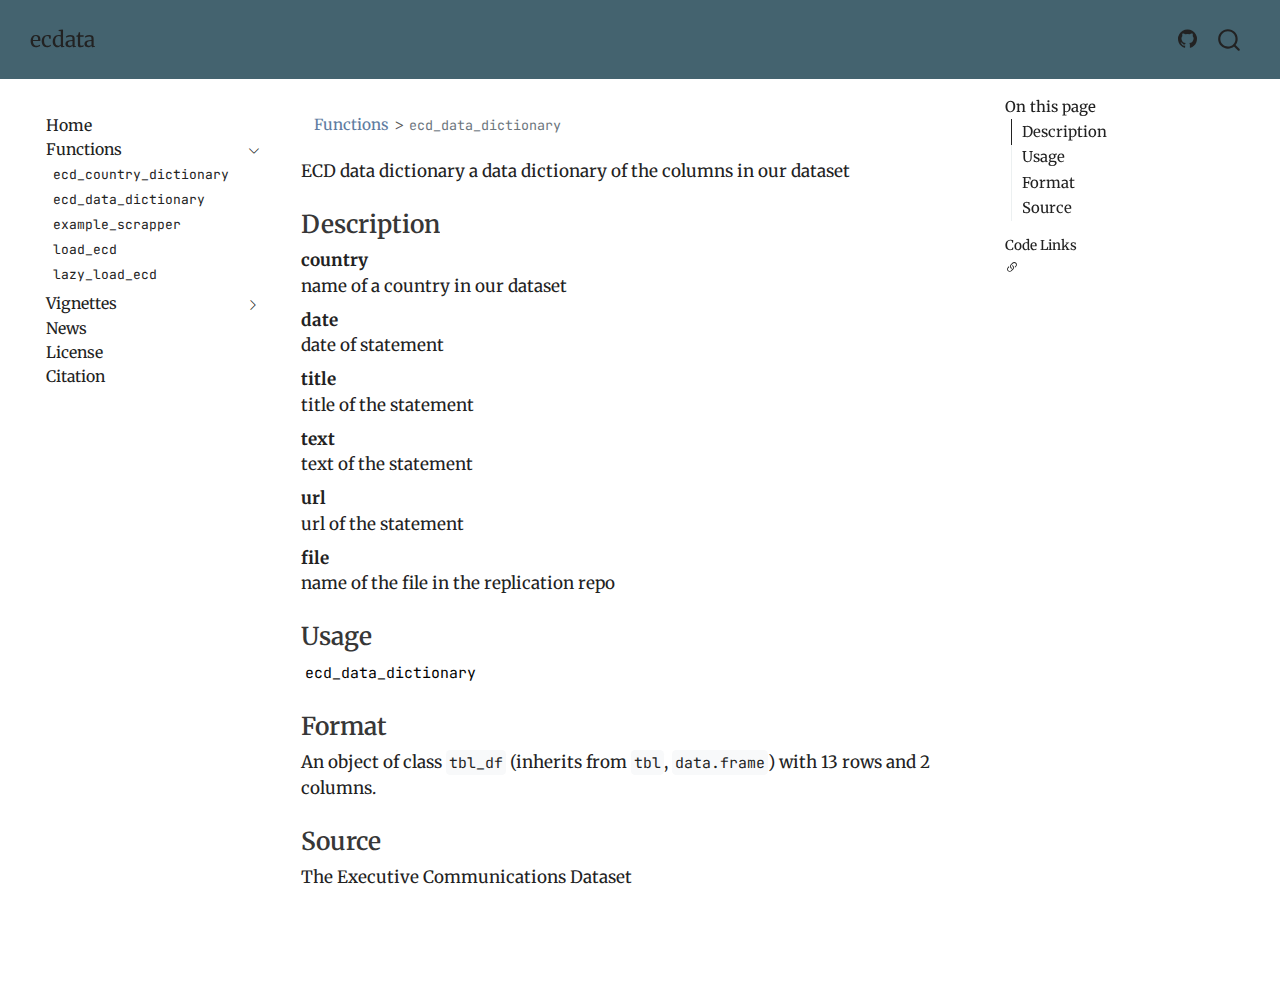
<file: docs/man/ecd_data_dictionary.html>
<!DOCTYPE html>
<html xmlns="http://www.w3.org/1999/xhtml" lang="en" xml:lang="en"><head>

<meta charset="utf-8">
<meta name="generator" content="quarto-1.6.35">

<meta name="viewport" content="width=device-width, initial-scale=1.0, user-scalable=yes">


<title>ecd_data_dictionary – ecdata</title>
<style>
code{white-space: pre-wrap;}
span.smallcaps{font-variant: small-caps;}
div.columns{display: flex; gap: min(4vw, 1.5em);}
div.column{flex: auto; overflow-x: auto;}
div.hanging-indent{margin-left: 1.5em; text-indent: -1.5em;}
ul.task-list{list-style: none;}
ul.task-list li input[type="checkbox"] {
  width: 0.8em;
  margin: 0 0.8em 0.2em -1em; /* quarto-specific, see https://github.com/quarto-dev/quarto-cli/issues/4556 */ 
  vertical-align: middle;
}
</style>


<script src="../site_libs/quarto-nav/quarto-nav.js"></script>
<script src="../site_libs/quarto-nav/headroom.min.js"></script>
<script src="../site_libs/clipboard/clipboard.min.js"></script>
<script src="../site_libs/quarto-search/autocomplete.umd.js"></script>
<script src="../site_libs/quarto-search/fuse.min.js"></script>
<script src="../site_libs/quarto-search/quarto-search.js"></script>
<meta name="quarto:offset" content="../">
<script src="../site_libs/quarto-html/quarto.js"></script>
<script src="../site_libs/quarto-html/popper.min.js"></script>
<script src="../site_libs/quarto-html/tippy.umd.min.js"></script>
<script src="../site_libs/quarto-html/anchor.min.js"></script>
<link href="../site_libs/quarto-html/tippy.css" rel="stylesheet">
<link href="../site_libs/quarto-html/quarto-syntax-highlighting-ae7a46b1a6c1441764801504767e47e7.css" rel="stylesheet" id="quarto-text-highlighting-styles">
<script src="../site_libs/bootstrap/bootstrap.min.js"></script>
<link href="../site_libs/bootstrap/bootstrap-icons.css" rel="stylesheet">
<link href="../site_libs/bootstrap/bootstrap-abed174b956118bde64ca1d36480d76f.min.css" rel="stylesheet" append-hash="true" id="quarto-bootstrap" data-mode="light">
<script id="quarto-search-options" type="application/json">{
  "location": "navbar",
  "copy-button": false,
  "collapse-after": 3,
  "panel-placement": "end",
  "type": "overlay",
  "limit": 50,
  "keyboard-shortcut": [
    "f",
    "/",
    "s"
  ],
  "show-item-context": false,
  "language": {
    "search-no-results-text": "No results",
    "search-matching-documents-text": "matching documents",
    "search-copy-link-title": "Copy link to search",
    "search-hide-matches-text": "Hide additional matches",
    "search-more-match-text": "more match in this document",
    "search-more-matches-text": "more matches in this document",
    "search-clear-button-title": "Clear",
    "search-text-placeholder": "",
    "search-detached-cancel-button-title": "Cancel",
    "search-submit-button-title": "Submit",
    "search-label": "Search"
  }
}</script>


</head>

<body class="nav-sidebar floating nav-fixed">

<div id="quarto-search-results"></div>
  <header id="quarto-header" class="headroom fixed-top">
    <nav class="navbar navbar-expand-lg " data-bs-theme="dark">
      <div class="navbar-container container-fluid">
      <div class="navbar-brand-container mx-auto">
    <a class="navbar-brand" href="../index.html">
    <span class="navbar-title">ecdata</span>
    </a>
  </div>
            <div id="quarto-search" class="" title="Search"></div>
          <button class="navbar-toggler" type="button" data-bs-toggle="collapse" data-bs-target="#navbarCollapse" aria-controls="navbarCollapse" role="menu" aria-expanded="false" aria-label="Toggle navigation" onclick="if (window.quartoToggleHeadroom) { window.quartoToggleHeadroom(); }">
  <span class="navbar-toggler-icon"></span>
</button>
          <div class="collapse navbar-collapse" id="navbarCollapse">
            <ul class="navbar-nav navbar-nav-scroll ms-auto">
  <li class="nav-item compact">
    <a class="nav-link" href="https://github.com/Executive-Communications-Dataset/ecdata"> <i class="bi bi-github" role="img" aria-label="ecdata GitHub">
</i> 
<span class="menu-text"></span></a>
  </li>  
</ul>
          </div> <!-- /navcollapse -->
            <div class="quarto-navbar-tools">
</div>
      </div> <!-- /container-fluid -->
    </nav>
  <nav class="quarto-secondary-nav">
    <div class="container-fluid d-flex">
      <button type="button" class="quarto-btn-toggle btn" data-bs-toggle="collapse" role="button" data-bs-target=".quarto-sidebar-collapse-item" aria-controls="quarto-sidebar" aria-expanded="false" aria-label="Toggle sidebar navigation" onclick="if (window.quartoToggleHeadroom) { window.quartoToggleHeadroom(); }">
        <i class="bi bi-layout-text-sidebar-reverse"></i>
      </button>
        <nav class="quarto-page-breadcrumbs" aria-label="breadcrumb"><ol class="breadcrumb"><li class="breadcrumb-item"><a href="../man/ecd_country_dictionary.html">Functions</a></li><li class="breadcrumb-item"><a href="../man/ecd_data_dictionary.html"><code>ecd_data_dictionary</code></a></li></ol></nav>
        <a class="flex-grow-1" role="navigation" data-bs-toggle="collapse" data-bs-target=".quarto-sidebar-collapse-item" aria-controls="quarto-sidebar" aria-expanded="false" aria-label="Toggle sidebar navigation" onclick="if (window.quartoToggleHeadroom) { window.quartoToggleHeadroom(); }">      
        </a>
    </div>
  </nav>
</header>
<!-- content -->
<div id="quarto-content" class="quarto-container page-columns page-rows-contents page-layout-article page-navbar">
<!-- sidebar -->
  <nav id="quarto-sidebar" class="sidebar collapse collapse-horizontal quarto-sidebar-collapse-item sidebar-navigation floating overflow-auto">
    <div class="sidebar-menu-container"> 
    <ul class="list-unstyled mt-1">
        <li class="sidebar-item">
  <div class="sidebar-item-container"> 
  <a href="../index.qmd" class="sidebar-item-text sidebar-link">
 <span class="menu-text">Home</span></a>
  </div>
</li>
        <li class="sidebar-item sidebar-item-section">
      <div class="sidebar-item-container"> 
            <a class="sidebar-item-text sidebar-link text-start" data-bs-toggle="collapse" data-bs-target="#quarto-sidebar-section-1" role="navigation" aria-expanded="true">
 <span class="menu-text">Functions</span></a>
          <a class="sidebar-item-toggle text-start" data-bs-toggle="collapse" data-bs-target="#quarto-sidebar-section-1" role="navigation" aria-expanded="true" aria-label="Toggle section">
            <i class="bi bi-chevron-right ms-2"></i>
          </a> 
      </div>
      <ul id="quarto-sidebar-section-1" class="collapse list-unstyled sidebar-section depth1 show">  
          <li class="sidebar-item">
  <div class="sidebar-item-container"> 
  <a href="../man/ecd_country_dictionary.html" class="sidebar-item-text sidebar-link">
 <span class="menu-text"><code>ecd_country_dictionary</code></span></a>
  </div>
</li>
          <li class="sidebar-item">
  <div class="sidebar-item-container"> 
  <a href="../man/ecd_data_dictionary.html" class="sidebar-item-text sidebar-link active">
 <span class="menu-text"><code>ecd_data_dictionary</code></span></a>
  </div>
</li>
          <li class="sidebar-item">
  <div class="sidebar-item-container"> 
  <a href="../man/example_scrapper.qmd" class="sidebar-item-text sidebar-link">
 <span class="menu-text"><code>example_scrapper</code></span></a>
  </div>
</li>
          <li class="sidebar-item">
  <div class="sidebar-item-container"> 
  <a href="../man/load_ecd.html" class="sidebar-item-text sidebar-link">
 <span class="menu-text"><code>load_ecd</code></span></a>
  </div>
</li>
          <li class="sidebar-item">
  <div class="sidebar-item-container"> 
  <a href="../man/lazy_load_ecd.html" class="sidebar-item-text sidebar-link">
 <span class="menu-text"><code>lazy_load_ecd</code></span></a>
  </div>
</li>
      </ul>
  </li>
        <li class="sidebar-item sidebar-item-section">
      <div class="sidebar-item-container"> 
            <a class="sidebar-item-text sidebar-link text-start collapsed" data-bs-toggle="collapse" data-bs-target="#quarto-sidebar-section-2" role="navigation" aria-expanded="false">
 <span class="menu-text">Vignettes</span></a>
          <a class="sidebar-item-toggle text-start collapsed" data-bs-toggle="collapse" data-bs-target="#quarto-sidebar-section-2" role="navigation" aria-expanded="false" aria-label="Toggle section">
            <i class="bi bi-chevron-right ms-2"></i>
          </a> 
      </div>
      <ul id="quarto-sidebar-section-2" class="collapse list-unstyled sidebar-section depth1 ">  
          <li class="sidebar-item">
  <div class="sidebar-item-container"> 
  <a href="../vignettes/introduction.html" class="sidebar-item-text sidebar-link">
 <span class="menu-text">Introduction</span></a>
  </div>
</li>
      </ul>
  </li>
        <li class="sidebar-item">
  <div class="sidebar-item-container"> 
  <a href="../NEWS.html" class="sidebar-item-text sidebar-link">
 <span class="menu-text">News</span></a>
  </div>
</li>
        <li class="sidebar-item">
  <div class="sidebar-item-container"> 
  <a href="../LICENSE.html" class="sidebar-item-text sidebar-link">
 <span class="menu-text">License</span></a>
  </div>
</li>
        <li class="sidebar-item">
  <div class="sidebar-item-container"> 
  <a href="../CITATION.html" class="sidebar-item-text sidebar-link">
 <span class="menu-text">Citation</span></a>
  </div>
</li>
    </ul>
    </div>
</nav>
<div id="quarto-sidebar-glass" class="quarto-sidebar-collapse-item" data-bs-toggle="collapse" data-bs-target=".quarto-sidebar-collapse-item"></div>
<!-- margin-sidebar -->
    <div id="quarto-margin-sidebar" class="sidebar margin-sidebar">
        <nav id="TOC" role="doc-toc" class="toc-active">
    <h2 id="toc-title">On this page</h2>
   
  <ul>
  <li><a href="#description" id="toc-description" class="nav-link active" data-scroll-target="#description">Description</a></li>
  <li><a href="#usage" id="toc-usage" class="nav-link" data-scroll-target="#usage">Usage</a></li>
  <li><a href="#format" id="toc-format" class="nav-link" data-scroll-target="#format">Format</a></li>
  <li><a href="#source" id="toc-source" class="nav-link" data-scroll-target="#source">Source</a></li>
  </ul>
<div class="quarto-code-links"><h2>Code Links</h2><ul><li><a href="undefined"><i class="bi bi-link-45deg"></i></a></li></ul></div></nav>
    </div>
<!-- main -->
<main class="content" id="quarto-document-content"><header id="title-block-header" class="quarto-title-block"><nav class="quarto-page-breadcrumbs quarto-title-breadcrumbs d-none d-lg-block" aria-label="breadcrumb"><ol class="breadcrumb"><li class="breadcrumb-item"><a href="../man/ecd_country_dictionary.html">Functions</a></li><li class="breadcrumb-item"><a href="../man/ecd_data_dictionary.html"><code>ecd_data_dictionary</code></a></li></ol></nav></header>




<p>ECD data dictionary a data dictionary of the columns in our dataset</p>
<section id="description" class="level3">
<h3 class="anchored" data-anchor-id="description">Description</h3>
<dl>
<dt>
country
</dt>
<dd>
name of a country in our dataset
</dd>
<dt>
date
</dt>
<dd>
date of statement
</dd>
<dt>
title
</dt>
<dd>
title of the statement
</dd>
<dt>
text
</dt>
<dd>
text of the statement
</dd>
<dt>
url
</dt>
<dd>
url of the statement
</dd>
<dt>
file
</dt>
<dd>
name of the file in the replication repo
</dd>
</dl>
</section>
<section id="usage" class="level3">
<h3 class="anchored" data-anchor-id="usage">Usage</h3>
<pre><code class="language-R">ecd_data_dictionary
</code></pre>
</section>
<section id="format" class="level3">
<h3 class="anchored" data-anchor-id="format">Format</h3>
<p>An object of class <code>tbl_df</code> (inherits from <code>tbl</code>, <code>data.frame</code>) with 13 rows and 2 columns.</p>
</section>
<section id="source" class="level3">
<h3 class="anchored" data-anchor-id="source">Source</h3>
<p>The Executive Communications Dataset</p>


</section>

</main> <!-- /main -->
<script id="quarto-html-after-body" type="application/javascript">
window.document.addEventListener("DOMContentLoaded", function (event) {
  const toggleBodyColorMode = (bsSheetEl) => {
    const mode = bsSheetEl.getAttribute("data-mode");
    const bodyEl = window.document.querySelector("body");
    if (mode === "dark") {
      bodyEl.classList.add("quarto-dark");
      bodyEl.classList.remove("quarto-light");
    } else {
      bodyEl.classList.add("quarto-light");
      bodyEl.classList.remove("quarto-dark");
    }
  }
  const toggleBodyColorPrimary = () => {
    const bsSheetEl = window.document.querySelector("link#quarto-bootstrap");
    if (bsSheetEl) {
      toggleBodyColorMode(bsSheetEl);
    }
  }
  toggleBodyColorPrimary();  
  const icon = "";
  const anchorJS = new window.AnchorJS();
  anchorJS.options = {
    placement: 'right',
    icon: icon
  };
  anchorJS.add('.anchored');
  const isCodeAnnotation = (el) => {
    for (const clz of el.classList) {
      if (clz.startsWith('code-annotation-')) {                     
        return true;
      }
    }
    return false;
  }
  const onCopySuccess = function(e) {
    // button target
    const button = e.trigger;
    // don't keep focus
    button.blur();
    // flash "checked"
    button.classList.add('code-copy-button-checked');
    var currentTitle = button.getAttribute("title");
    button.setAttribute("title", "Copied!");
    let tooltip;
    if (window.bootstrap) {
      button.setAttribute("data-bs-toggle", "tooltip");
      button.setAttribute("data-bs-placement", "left");
      button.setAttribute("data-bs-title", "Copied!");
      tooltip = new bootstrap.Tooltip(button, 
        { trigger: "manual", 
          customClass: "code-copy-button-tooltip",
          offset: [0, -8]});
      tooltip.show();    
    }
    setTimeout(function() {
      if (tooltip) {
        tooltip.hide();
        button.removeAttribute("data-bs-title");
        button.removeAttribute("data-bs-toggle");
        button.removeAttribute("data-bs-placement");
      }
      button.setAttribute("title", currentTitle);
      button.classList.remove('code-copy-button-checked');
    }, 1000);
    // clear code selection
    e.clearSelection();
  }
  const getTextToCopy = function(trigger) {
      const codeEl = trigger.previousElementSibling.cloneNode(true);
      for (const childEl of codeEl.children) {
        if (isCodeAnnotation(childEl)) {
          childEl.remove();
        }
      }
      return codeEl.innerText;
  }
  const clipboard = new window.ClipboardJS('.code-copy-button:not([data-in-quarto-modal])', {
    text: getTextToCopy
  });
  clipboard.on('success', onCopySuccess);
  if (window.document.getElementById('quarto-embedded-source-code-modal')) {
    const clipboardModal = new window.ClipboardJS('.code-copy-button[data-in-quarto-modal]', {
      text: getTextToCopy,
      container: window.document.getElementById('quarto-embedded-source-code-modal')
    });
    clipboardModal.on('success', onCopySuccess);
  }
    var localhostRegex = new RegExp(/^(?:http|https):\/\/localhost\:?[0-9]*\//);
    var mailtoRegex = new RegExp(/^mailto:/);
      var filterRegex = new RegExp('/' + window.location.host + '/');
    var isInternal = (href) => {
        return filterRegex.test(href) || localhostRegex.test(href) || mailtoRegex.test(href);
    }
    // Inspect non-navigation links and adorn them if external
 	var links = window.document.querySelectorAll('a[href]:not(.nav-link):not(.navbar-brand):not(.toc-action):not(.sidebar-link):not(.sidebar-item-toggle):not(.pagination-link):not(.no-external):not([aria-hidden]):not(.dropdown-item):not(.quarto-navigation-tool):not(.about-link)');
    for (var i=0; i<links.length; i++) {
      const link = links[i];
      if (!isInternal(link.href)) {
        // undo the damage that might have been done by quarto-nav.js in the case of
        // links that we want to consider external
        if (link.dataset.originalHref !== undefined) {
          link.href = link.dataset.originalHref;
        }
      }
    }
  function tippyHover(el, contentFn, onTriggerFn, onUntriggerFn) {
    const config = {
      allowHTML: true,
      maxWidth: 500,
      delay: 100,
      arrow: false,
      appendTo: function(el) {
          return el.parentElement;
      },
      interactive: true,
      interactiveBorder: 10,
      theme: 'quarto',
      placement: 'bottom-start',
    };
    if (contentFn) {
      config.content = contentFn;
    }
    if (onTriggerFn) {
      config.onTrigger = onTriggerFn;
    }
    if (onUntriggerFn) {
      config.onUntrigger = onUntriggerFn;
    }
    window.tippy(el, config); 
  }
  const noterefs = window.document.querySelectorAll('a[role="doc-noteref"]');
  for (var i=0; i<noterefs.length; i++) {
    const ref = noterefs[i];
    tippyHover(ref, function() {
      // use id or data attribute instead here
      let href = ref.getAttribute('data-footnote-href') || ref.getAttribute('href');
      try { href = new URL(href).hash; } catch {}
      const id = href.replace(/^#\/?/, "");
      const note = window.document.getElementById(id);
      if (note) {
        return note.innerHTML;
      } else {
        return "";
      }
    });
  }
  const xrefs = window.document.querySelectorAll('a.quarto-xref');
  const processXRef = (id, note) => {
    // Strip column container classes
    const stripColumnClz = (el) => {
      el.classList.remove("page-full", "page-columns");
      if (el.children) {
        for (const child of el.children) {
          stripColumnClz(child);
        }
      }
    }
    stripColumnClz(note)
    if (id === null || id.startsWith('sec-')) {
      // Special case sections, only their first couple elements
      const container = document.createElement("div");
      if (note.children && note.children.length > 2) {
        container.appendChild(note.children[0].cloneNode(true));
        for (let i = 1; i < note.children.length; i++) {
          const child = note.children[i];
          if (child.tagName === "P" && child.innerText === "") {
            continue;
          } else {
            container.appendChild(child.cloneNode(true));
            break;
          }
        }
        if (window.Quarto?.typesetMath) {
          window.Quarto.typesetMath(container);
        }
        return container.innerHTML
      } else {
        if (window.Quarto?.typesetMath) {
          window.Quarto.typesetMath(note);
        }
        return note.innerHTML;
      }
    } else {
      // Remove any anchor links if they are present
      const anchorLink = note.querySelector('a.anchorjs-link');
      if (anchorLink) {
        anchorLink.remove();
      }
      if (window.Quarto?.typesetMath) {
        window.Quarto.typesetMath(note);
      }
      if (note.classList.contains("callout")) {
        return note.outerHTML;
      } else {
        return note.innerHTML;
      }
    }
  }
  for (var i=0; i<xrefs.length; i++) {
    const xref = xrefs[i];
    tippyHover(xref, undefined, function(instance) {
      instance.disable();
      let url = xref.getAttribute('href');
      let hash = undefined; 
      if (url.startsWith('#')) {
        hash = url;
      } else {
        try { hash = new URL(url).hash; } catch {}
      }
      if (hash) {
        const id = hash.replace(/^#\/?/, "");
        const note = window.document.getElementById(id);
        if (note !== null) {
          try {
            const html = processXRef(id, note.cloneNode(true));
            instance.setContent(html);
          } finally {
            instance.enable();
            instance.show();
          }
        } else {
          // See if we can fetch this
          fetch(url.split('#')[0])
          .then(res => res.text())
          .then(html => {
            const parser = new DOMParser();
            const htmlDoc = parser.parseFromString(html, "text/html");
            const note = htmlDoc.getElementById(id);
            if (note !== null) {
              const html = processXRef(id, note);
              instance.setContent(html);
            } 
          }).finally(() => {
            instance.enable();
            instance.show();
          });
        }
      } else {
        // See if we can fetch a full url (with no hash to target)
        // This is a special case and we should probably do some content thinning / targeting
        fetch(url)
        .then(res => res.text())
        .then(html => {
          const parser = new DOMParser();
          const htmlDoc = parser.parseFromString(html, "text/html");
          const note = htmlDoc.querySelector('main.content');
          if (note !== null) {
            // This should only happen for chapter cross references
            // (since there is no id in the URL)
            // remove the first header
            if (note.children.length > 0 && note.children[0].tagName === "HEADER") {
              note.children[0].remove();
            }
            const html = processXRef(null, note);
            instance.setContent(html);
          } 
        }).finally(() => {
          instance.enable();
          instance.show();
        });
      }
    }, function(instance) {
    });
  }
      let selectedAnnoteEl;
      const selectorForAnnotation = ( cell, annotation) => {
        let cellAttr = 'data-code-cell="' + cell + '"';
        let lineAttr = 'data-code-annotation="' +  annotation + '"';
        const selector = 'span[' + cellAttr + '][' + lineAttr + ']';
        return selector;
      }
      const selectCodeLines = (annoteEl) => {
        const doc = window.document;
        const targetCell = annoteEl.getAttribute("data-target-cell");
        const targetAnnotation = annoteEl.getAttribute("data-target-annotation");
        const annoteSpan = window.document.querySelector(selectorForAnnotation(targetCell, targetAnnotation));
        const lines = annoteSpan.getAttribute("data-code-lines").split(",");
        const lineIds = lines.map((line) => {
          return targetCell + "-" + line;
        })
        let top = null;
        let height = null;
        let parent = null;
        if (lineIds.length > 0) {
            //compute the position of the single el (top and bottom and make a div)
            const el = window.document.getElementById(lineIds[0]);
            top = el.offsetTop;
            height = el.offsetHeight;
            parent = el.parentElement.parentElement;
          if (lineIds.length > 1) {
            const lastEl = window.document.getElementById(lineIds[lineIds.length - 1]);
            const bottom = lastEl.offsetTop + lastEl.offsetHeight;
            height = bottom - top;
          }
          if (top !== null && height !== null && parent !== null) {
            // cook up a div (if necessary) and position it 
            let div = window.document.getElementById("code-annotation-line-highlight");
            if (div === null) {
              div = window.document.createElement("div");
              div.setAttribute("id", "code-annotation-line-highlight");
              div.style.position = 'absolute';
              parent.appendChild(div);
            }
            div.style.top = top - 2 + "px";
            div.style.height = height + 4 + "px";
            div.style.left = 0;
            let gutterDiv = window.document.getElementById("code-annotation-line-highlight-gutter");
            if (gutterDiv === null) {
              gutterDiv = window.document.createElement("div");
              gutterDiv.setAttribute("id", "code-annotation-line-highlight-gutter");
              gutterDiv.style.position = 'absolute';
              const codeCell = window.document.getElementById(targetCell);
              const gutter = codeCell.querySelector('.code-annotation-gutter');
              gutter.appendChild(gutterDiv);
            }
            gutterDiv.style.top = top - 2 + "px";
            gutterDiv.style.height = height + 4 + "px";
          }
          selectedAnnoteEl = annoteEl;
        }
      };
      const unselectCodeLines = () => {
        const elementsIds = ["code-annotation-line-highlight", "code-annotation-line-highlight-gutter"];
        elementsIds.forEach((elId) => {
          const div = window.document.getElementById(elId);
          if (div) {
            div.remove();
          }
        });
        selectedAnnoteEl = undefined;
      };
        // Handle positioning of the toggle
    window.addEventListener(
      "resize",
      throttle(() => {
        elRect = undefined;
        if (selectedAnnoteEl) {
          selectCodeLines(selectedAnnoteEl);
        }
      }, 10)
    );
    function throttle(fn, ms) {
    let throttle = false;
    let timer;
      return (...args) => {
        if(!throttle) { // first call gets through
            fn.apply(this, args);
            throttle = true;
        } else { // all the others get throttled
            if(timer) clearTimeout(timer); // cancel #2
            timer = setTimeout(() => {
              fn.apply(this, args);
              timer = throttle = false;
            }, ms);
        }
      };
    }
      // Attach click handler to the DT
      const annoteDls = window.document.querySelectorAll('dt[data-target-cell]');
      for (const annoteDlNode of annoteDls) {
        annoteDlNode.addEventListener('click', (event) => {
          const clickedEl = event.target;
          if (clickedEl !== selectedAnnoteEl) {
            unselectCodeLines();
            const activeEl = window.document.querySelector('dt[data-target-cell].code-annotation-active');
            if (activeEl) {
              activeEl.classList.remove('code-annotation-active');
            }
            selectCodeLines(clickedEl);
            clickedEl.classList.add('code-annotation-active');
          } else {
            // Unselect the line
            unselectCodeLines();
            clickedEl.classList.remove('code-annotation-active');
          }
        });
      }
  const findCites = (el) => {
    const parentEl = el.parentElement;
    if (parentEl) {
      const cites = parentEl.dataset.cites;
      if (cites) {
        return {
          el,
          cites: cites.split(' ')
        };
      } else {
        return findCites(el.parentElement)
      }
    } else {
      return undefined;
    }
  };
  var bibliorefs = window.document.querySelectorAll('a[role="doc-biblioref"]');
  for (var i=0; i<bibliorefs.length; i++) {
    const ref = bibliorefs[i];
    const citeInfo = findCites(ref);
    if (citeInfo) {
      tippyHover(citeInfo.el, function() {
        var popup = window.document.createElement('div');
        citeInfo.cites.forEach(function(cite) {
          var citeDiv = window.document.createElement('div');
          citeDiv.classList.add('hanging-indent');
          citeDiv.classList.add('csl-entry');
          var biblioDiv = window.document.getElementById('ref-' + cite);
          if (biblioDiv) {
            citeDiv.innerHTML = biblioDiv.innerHTML;
          }
          popup.appendChild(citeDiv);
        });
        return popup.innerHTML;
      });
    }
  }
});
</script>
</div> <!-- /content -->




</body></html>
</file>
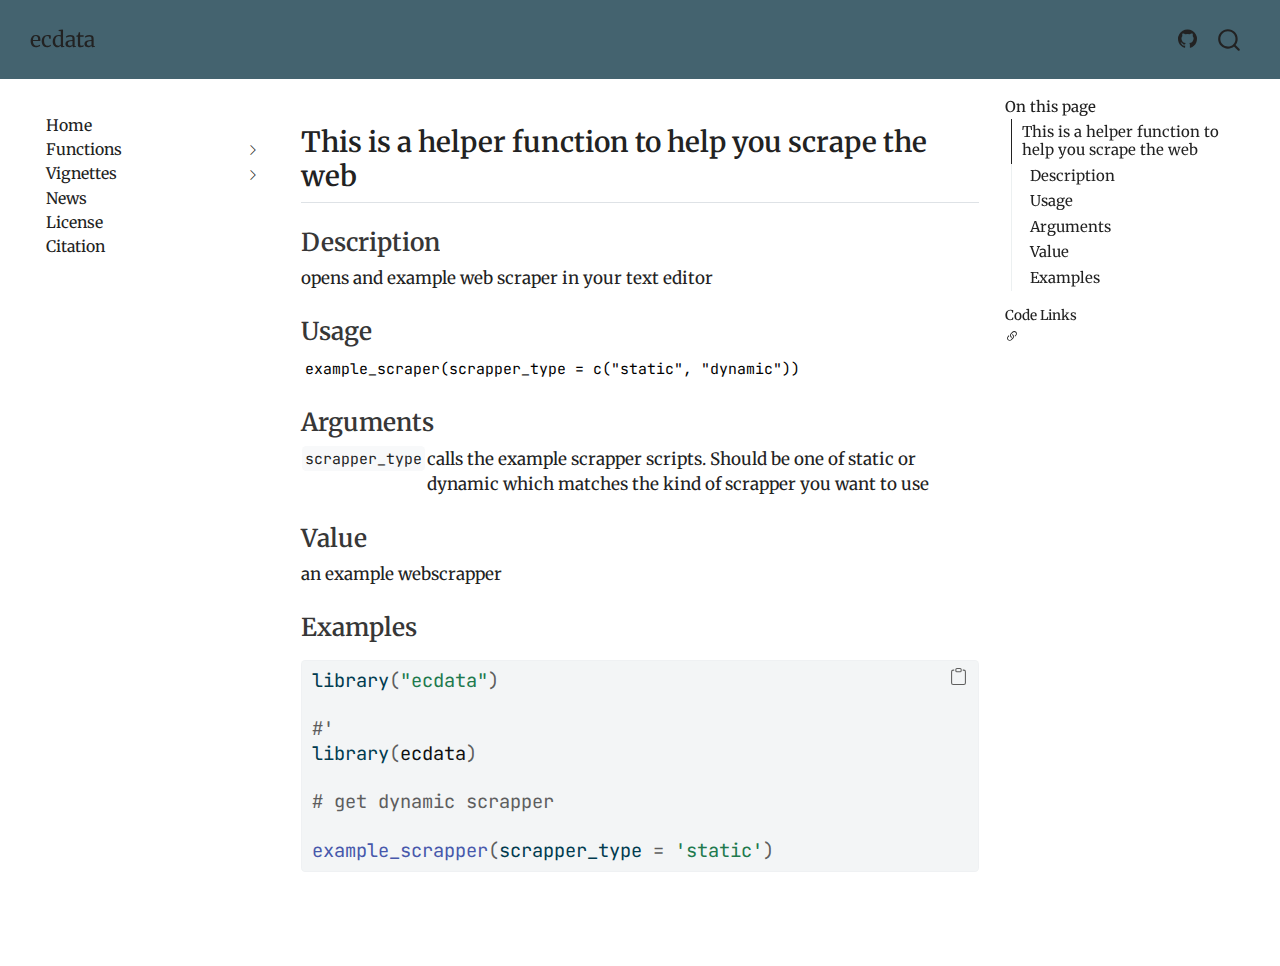
<file: docs/man/example_scraper.html>
<!DOCTYPE html>
<html xmlns="http://www.w3.org/1999/xhtml" lang="en" xml:lang="en"><head>
<meta http-equiv="Content-Type" content="text/html; charset=UTF-8">
<meta charset="utf-8">
<meta name="generator" content="quarto-1.6.35">
<meta name="viewport" content="width=device-width, initial-scale=1.0, user-scalable=yes">
<title>example_scraper – ecdata</title>
<style>
code{white-space: pre-wrap;}
span.smallcaps{font-variant: small-caps;}
div.columns{display: flex; gap: min(4vw, 1.5em);}
div.column{flex: auto; overflow-x: auto;}
div.hanging-indent{margin-left: 1.5em; text-indent: -1.5em;}
ul.task-list{list-style: none;}
ul.task-list li input[type="checkbox"] {
  width: 0.8em;
  margin: 0 0.8em 0.2em -1em; /* quarto-specific, see https://github.com/quarto-dev/quarto-cli/issues/4556 */ 
  vertical-align: middle;
}
/* CSS for syntax highlighting */
pre > code.sourceCode { white-space: pre; position: relative; }
pre > code.sourceCode > span { line-height: 1.25; }
pre > code.sourceCode > span:empty { height: 1.2em; }
.sourceCode { overflow: visible; }
code.sourceCode > span { color: inherit; text-decoration: inherit; }
div.sourceCode { margin: 1em 0; }
pre.sourceCode { margin: 0; }
@media screen {
div.sourceCode { overflow: auto; }
}
@media print {
pre > code.sourceCode { white-space: pre-wrap; }
pre > code.sourceCode > span { display: inline-block; text-indent: -5em; padding-left: 5em; }
}
pre.numberSource code
  { counter-reset: source-line 0; }
pre.numberSource code > span
  { position: relative; left: -4em; counter-increment: source-line; }
pre.numberSource code > span > a:first-child::before
  { content: counter(source-line);
    position: relative; left: -1em; text-align: right; vertical-align: baseline;
    border: none; display: inline-block;
    -webkit-touch-callout: none; -webkit-user-select: none;
    -khtml-user-select: none; -moz-user-select: none;
    -ms-user-select: none; user-select: none;
    padding: 0 4px; width: 4em;
  }
pre.numberSource { margin-left: 3em;  padding-left: 4px; }
div.sourceCode
  {   }
@media screen {
pre > code.sourceCode > span > a:first-child::before { text-decoration: underline; }
}
</style>

<script src="../site_libs/quarto-nav/quarto-nav.js"></script>
<script src="../site_libs/quarto-nav/headroom.min.js"></script>
<script src="../site_libs/clipboard/clipboard.min.js"></script>
<script src="../site_libs/quarto-search/autocomplete.umd.js"></script>
<script src="../site_libs/quarto-search/fuse.min.js"></script>
<script src="../site_libs/quarto-search/quarto-search.js"></script>
<meta name="quarto:offset" content="../">
<script src="../site_libs/quarto-html/quarto.js"></script>
<script src="../site_libs/quarto-html/popper.min.js"></script>
<script src="../site_libs/quarto-html/tippy.umd.min.js"></script>
<script src="../site_libs/quarto-html/anchor.min.js"></script>
<link href="../site_libs/quarto-html/tippy.css" rel="stylesheet">
<link href="../site_libs/quarto-html/quarto-syntax-highlighting-ae7a46b1a6c1441764801504767e47e7.css" rel="stylesheet" id="quarto-text-highlighting-styles">
<script src="../site_libs/bootstrap/bootstrap.min.js"></script>
<link href="../site_libs/bootstrap/bootstrap-icons.css" rel="stylesheet">
<link href="../site_libs/bootstrap/bootstrap-abed174b956118bde64ca1d36480d76f.min.css" rel="stylesheet" append-hash="true" id="quarto-bootstrap" data-mode="light"><script id="quarto-search-options" type="application/json">{
  "location": "navbar",
  "copy-button": false,
  "collapse-after": 3,
  "panel-placement": "end",
  "type": "overlay",
  "limit": 50,
  "keyboard-shortcut": [
    "f",
    "/",
    "s"
  ],
  "show-item-context": false,
  "language": {
    "search-no-results-text": "No results",
    "search-matching-documents-text": "matching documents",
    "search-copy-link-title": "Copy link to search",
    "search-hide-matches-text": "Hide additional matches",
    "search-more-match-text": "more match in this document",
    "search-more-matches-text": "more matches in this document",
    "search-clear-button-title": "Clear",
    "search-text-placeholder": "",
    "search-detached-cancel-button-title": "Cancel",
    "search-submit-button-title": "Submit",
    "search-label": "Search"
  }
}</script>
</head>
<body class="nav-sidebar floating nav-fixed">

<div id="quarto-search-results"></div>
  <header id="quarto-header" class="headroom fixed-top"><nav class="navbar navbar-expand-lg " data-bs-theme="dark"><div class="navbar-container container-fluid">
      <div class="navbar-brand-container mx-auto">
    <a class="navbar-brand" href="../index.html">
    <span class="navbar-title">ecdata</span>
    </a>
  </div>
            <div id="quarto-search" class="" title="Search"></div>
          <button class="navbar-toggler" type="button" data-bs-toggle="collapse" data-bs-target="#navbarCollapse" aria-controls="navbarCollapse" role="menu" aria-expanded="false" aria-label="Toggle navigation" onclick="if (window.quartoToggleHeadroom) { window.quartoToggleHeadroom(); }">
  <span class="navbar-toggler-icon"></span>
</button>
          <div class="collapse navbar-collapse" id="navbarCollapse">
            <ul class="navbar-nav navbar-nav-scroll ms-auto">
<li class="nav-item compact">
    <a class="nav-link" href="https://github.com/Executive-Communications-Dataset/ecdata"> <i class="bi bi-github" role="img" aria-label="ecdata GitHub">
</i> 
<span class="menu-text"></span></a>
  </li>  
</ul>
</div> <!-- /navcollapse -->
            <div class="quarto-navbar-tools">
</div>
      </div> <!-- /container-fluid -->
    </nav><nav class="quarto-secondary-nav"><div class="container-fluid d-flex">
      <button type="button" class="quarto-btn-toggle btn" data-bs-toggle="collapse" role="button" data-bs-target=".quarto-sidebar-collapse-item" aria-controls="quarto-sidebar" aria-expanded="false" aria-label="Toggle sidebar navigation" onclick="if (window.quartoToggleHeadroom) { window.quartoToggleHeadroom(); }">
        <i class="bi bi-layout-text-sidebar-reverse"></i>
      </button>
        <nav class="quarto-page-breadcrumbs" aria-label="breadcrumb"><ol class="breadcrumb"></ol></nav>
        <a class="flex-grow-1" role="navigation" data-bs-toggle="collapse" data-bs-target=".quarto-sidebar-collapse-item" aria-controls="quarto-sidebar" aria-expanded="false" aria-label="Toggle sidebar navigation" onclick="if (window.quartoToggleHeadroom) { window.quartoToggleHeadroom(); }">      
        </a>
    </div>
  </nav></header><!-- content --><div id="quarto-content" class="quarto-container page-columns page-rows-contents page-layout-article page-navbar">
<!-- sidebar -->
  <nav id="quarto-sidebar" class="sidebar collapse collapse-horizontal quarto-sidebar-collapse-item sidebar-navigation floating overflow-auto"><div class="sidebar-menu-container"> 
    <ul class="list-unstyled mt-1">
<li class="sidebar-item">
  <div class="sidebar-item-container"> 
  <a href="../index.qmd" class="sidebar-item-text sidebar-link">
 <span class="menu-text">Home</span></a>
  </div>
</li>
        <li class="sidebar-item sidebar-item-section">
      <div class="sidebar-item-container"> 
            <a class="sidebar-item-text sidebar-link text-start collapsed" data-bs-toggle="collapse" data-bs-target="#quarto-sidebar-section-1" role="navigation" aria-expanded="false">
 <span class="menu-text">Functions</span></a>
          <a class="sidebar-item-toggle text-start collapsed" data-bs-toggle="collapse" data-bs-target="#quarto-sidebar-section-1" role="navigation" aria-expanded="false" aria-label="Toggle section">
            <i class="bi bi-chevron-right ms-2"></i>
          </a> 
      </div>
      <ul id="quarto-sidebar-section-1" class="collapse list-unstyled sidebar-section depth1 ">
<li class="sidebar-item">
  <div class="sidebar-item-container"> 
  <a href="../man/ecd_country_dictionary.html" class="sidebar-item-text sidebar-link">
 <span class="menu-text"><code>ecd_country_dictionary</code></span></a>
  </div>
</li>
          <li class="sidebar-item">
  <div class="sidebar-item-container"> 
  <a href="../man/ecd_data_dictionary.html" class="sidebar-item-text sidebar-link">
 <span class="menu-text"><code>ecd_data_dictionary</code></span></a>
  </div>
</li>
          <li class="sidebar-item">
  <div class="sidebar-item-container"> 
  <a href="../man/example_scrapper.qmd" class="sidebar-item-text sidebar-link">
 <span class="menu-text"><code>example_scrapper</code></span></a>
  </div>
</li>
          <li class="sidebar-item">
  <div class="sidebar-item-container"> 
  <a href="../man/load_ecd.html" class="sidebar-item-text sidebar-link">
 <span class="menu-text"><code>load_ecd</code></span></a>
  </div>
</li>
          <li class="sidebar-item">
  <div class="sidebar-item-container"> 
  <a href="../man/lazy_load_ecd.html" class="sidebar-item-text sidebar-link">
 <span class="menu-text"><code>lazy_load_ecd</code></span></a>
  </div>
</li>
      </ul>
</li>
        <li class="sidebar-item sidebar-item-section">
      <div class="sidebar-item-container"> 
            <a class="sidebar-item-text sidebar-link text-start collapsed" data-bs-toggle="collapse" data-bs-target="#quarto-sidebar-section-2" role="navigation" aria-expanded="false">
 <span class="menu-text">Vignettes</span></a>
          <a class="sidebar-item-toggle text-start collapsed" data-bs-toggle="collapse" data-bs-target="#quarto-sidebar-section-2" role="navigation" aria-expanded="false" aria-label="Toggle section">
            <i class="bi bi-chevron-right ms-2"></i>
          </a> 
      </div>
      <ul id="quarto-sidebar-section-2" class="collapse list-unstyled sidebar-section depth1 ">
<li class="sidebar-item">
  <div class="sidebar-item-container"> 
  <a href="../vignettes/introduction.html" class="sidebar-item-text sidebar-link">
 <span class="menu-text">Introduction</span></a>
  </div>
</li>
      </ul>
</li>
        <li class="sidebar-item">
  <div class="sidebar-item-container"> 
  <a href="../NEWS.html" class="sidebar-item-text sidebar-link">
 <span class="menu-text">News</span></a>
  </div>
</li>
        <li class="sidebar-item">
  <div class="sidebar-item-container"> 
  <a href="../LICENSE.html" class="sidebar-item-text sidebar-link">
 <span class="menu-text">License</span></a>
  </div>
</li>
        <li class="sidebar-item">
  <div class="sidebar-item-container"> 
  <a href="../CITATION.html" class="sidebar-item-text sidebar-link">
 <span class="menu-text">Citation</span></a>
  </div>
</li>
    </ul>
</div>
</nav><div id="quarto-sidebar-glass" class="quarto-sidebar-collapse-item" data-bs-toggle="collapse" data-bs-target=".quarto-sidebar-collapse-item"></div>
<!-- margin-sidebar -->
    <div id="quarto-margin-sidebar" class="sidebar margin-sidebar">
        <nav id="TOC" role="doc-toc" class="toc-active"><h2 id="toc-title">On this page</h2>
   
  <ul>
<li>
<a href="#this-is-a-helper-function-to-help-you-scrape-the-web" id="toc-this-is-a-helper-function-to-help-you-scrape-the-web" class="nav-link active" data-scroll-target="#this-is-a-helper-function-to-help-you-scrape-the-web">This is a helper function to help you scrape the web</a>
  <ul class="collapse">
<li><a href="#description" id="toc-description" class="nav-link" data-scroll-target="#description">Description</a></li>
  <li><a href="#usage" id="toc-usage" class="nav-link" data-scroll-target="#usage">Usage</a></li>
  <li><a href="#arguments" id="toc-arguments" class="nav-link" data-scroll-target="#arguments">Arguments</a></li>
  <li><a href="#value" id="toc-value" class="nav-link" data-scroll-target="#value">Value</a></li>
  <li><a href="#examples" id="toc-examples" class="nav-link" data-scroll-target="#examples">Examples</a></li>
  </ul>
</li>
  </ul><div class="quarto-code-links"><h2>Code Links</h2><ul><li><a href="undefined"><i class="bi bi-link-45deg"></i></a></li></ul></div></nav>
    </div>
<!-- main -->
<main class="content" id="quarto-document-content"><header id="title-block-header" class="quarto-title-block"></header><section id="this-is-a-helper-function-to-help-you-scrape-the-web" class="level2 unnumbered"><h2 class="unnumbered anchored" data-anchor-id="this-is-a-helper-function-to-help-you-scrape-the-web">This is a helper function to help you scrape the web</h2>
<section id="description" class="level3"><h3 class="anchored" data-anchor-id="description">Description</h3>
<p>opens and example web scraper in your text editor</p>
</section><section id="usage" class="level3"><h3 class="anchored" data-anchor-id="usage">Usage</h3>
<pre><code class="language-R">example_scraper(scrapper_type = c("static", "dynamic"))
</code></pre>
</section><section id="arguments" class="level3"><h3 class="anchored" data-anchor-id="arguments">Arguments</h3>
<table><tbody><tr>
<td style="white-space: nowrap; font-family: monospace; vertical-align: top">
<code id="scrapper_type">scrapper_type</code>
</td>
<td>
calls the example scrapper scripts. Should be one of static or dynamic which matches the kind of scrapper you want to use
</td>
</tr></tbody></table></section><section id="value" class="level3"><h3 class="anchored" data-anchor-id="value">Value</h3>
<p>an example webscrapper</p>
</section><section id="examples" class="level3"><h3 class="anchored" data-anchor-id="examples">Examples</h3>
<div class="cell">
<div class="sourceCode" id="cb1"><pre class="downlit sourceCode r code-with-copy"><code class="sourceCode R"><span><span class="kw"><a href="https://rdrr.io/r/base/library.html">library</a></span><span class="op">(</span><span class="st"><a href="https://github.com/Executive-Communications-Dataset/ecdata">"ecdata"</a></span><span class="op">)</span></span>
<span></span>
<span><span class="co">#'</span></span>
<span><span class="kw"><a href="https://rdrr.io/r/base/library.html">library</a></span><span class="op">(</span><span class="va"><a href="https://github.com/Executive-Communications-Dataset/ecdata">ecdata</a></span><span class="op">)</span></span>
<span></span>
<span><span class="co"># get dynamic scrapper</span></span>
<span></span>
<span><span class="fu">example_scrapper</span><span class="op">(</span>scrapper_type <span class="op">=</span> <span class="st">'static'</span><span class="op">)</span></span></code><button title="Copy to Clipboard" class="code-copy-button"><i class="bi"></i></button></pre></div>
</div>


</section></section></main><!-- /main --><script id="quarto-html-after-body" type="application/javascript">
window.document.addEventListener("DOMContentLoaded", function (event) {
  const toggleBodyColorMode = (bsSheetEl) => {
    const mode = bsSheetEl.getAttribute("data-mode");
    const bodyEl = window.document.querySelector("body");
    if (mode === "dark") {
      bodyEl.classList.add("quarto-dark");
      bodyEl.classList.remove("quarto-light");
    } else {
      bodyEl.classList.add("quarto-light");
      bodyEl.classList.remove("quarto-dark");
    }
  }
  const toggleBodyColorPrimary = () => {
    const bsSheetEl = window.document.querySelector("link#quarto-bootstrap");
    if (bsSheetEl) {
      toggleBodyColorMode(bsSheetEl);
    }
  }
  toggleBodyColorPrimary();  
  const icon = "";
  const anchorJS = new window.AnchorJS();
  anchorJS.options = {
    placement: 'right',
    icon: icon
  };
  anchorJS.add('.anchored');
  const isCodeAnnotation = (el) => {
    for (const clz of el.classList) {
      if (clz.startsWith('code-annotation-')) {                     
        return true;
      }
    }
    return false;
  }
  const onCopySuccess = function(e) {
    // button target
    const button = e.trigger;
    // don't keep focus
    button.blur();
    // flash "checked"
    button.classList.add('code-copy-button-checked');
    var currentTitle = button.getAttribute("title");
    button.setAttribute("title", "Copied!");
    let tooltip;
    if (window.bootstrap) {
      button.setAttribute("data-bs-toggle", "tooltip");
      button.setAttribute("data-bs-placement", "left");
      button.setAttribute("data-bs-title", "Copied!");
      tooltip = new bootstrap.Tooltip(button, 
        { trigger: "manual", 
          customClass: "code-copy-button-tooltip",
          offset: [0, -8]});
      tooltip.show();    
    }
    setTimeout(function() {
      if (tooltip) {
        tooltip.hide();
        button.removeAttribute("data-bs-title");
        button.removeAttribute("data-bs-toggle");
        button.removeAttribute("data-bs-placement");
      }
      button.setAttribute("title", currentTitle);
      button.classList.remove('code-copy-button-checked');
    }, 1000);
    // clear code selection
    e.clearSelection();
  }
  const getTextToCopy = function(trigger) {
      const codeEl = trigger.previousElementSibling.cloneNode(true);
      for (const childEl of codeEl.children) {
        if (isCodeAnnotation(childEl)) {
          childEl.remove();
        }
      }
      return codeEl.innerText;
  }
  const clipboard = new window.ClipboardJS('.code-copy-button:not([data-in-quarto-modal])', {
    text: getTextToCopy
  });
  clipboard.on('success', onCopySuccess);
  if (window.document.getElementById('quarto-embedded-source-code-modal')) {
    const clipboardModal = new window.ClipboardJS('.code-copy-button[data-in-quarto-modal]', {
      text: getTextToCopy,
      container: window.document.getElementById('quarto-embedded-source-code-modal')
    });
    clipboardModal.on('success', onCopySuccess);
  }
    var localhostRegex = new RegExp(/^(?:http|https):\/\/localhost\:?[0-9]*\//);
    var mailtoRegex = new RegExp(/^mailto:/);
      var filterRegex = new RegExp('/' + window.location.host + '/');
    var isInternal = (href) => {
        return filterRegex.test(href) || localhostRegex.test(href) || mailtoRegex.test(href);
    }
    // Inspect non-navigation links and adorn them if external
 	var links = window.document.querySelectorAll('a[href]:not(.nav-link):not(.navbar-brand):not(.toc-action):not(.sidebar-link):not(.sidebar-item-toggle):not(.pagination-link):not(.no-external):not([aria-hidden]):not(.dropdown-item):not(.quarto-navigation-tool):not(.about-link)');
    for (var i=0; i<links.length; i++) {
      const link = links[i];
      if (!isInternal(link.href)) {
        // undo the damage that might have been done by quarto-nav.js in the case of
        // links that we want to consider external
        if (link.dataset.originalHref !== undefined) {
          link.href = link.dataset.originalHref;
        }
      }
    }
  function tippyHover(el, contentFn, onTriggerFn, onUntriggerFn) {
    const config = {
      allowHTML: true,
      maxWidth: 500,
      delay: 100,
      arrow: false,
      appendTo: function(el) {
          return el.parentElement;
      },
      interactive: true,
      interactiveBorder: 10,
      theme: 'quarto',
      placement: 'bottom-start',
    };
    if (contentFn) {
      config.content = contentFn;
    }
    if (onTriggerFn) {
      config.onTrigger = onTriggerFn;
    }
    if (onUntriggerFn) {
      config.onUntrigger = onUntriggerFn;
    }
    window.tippy(el, config); 
  }
  const noterefs = window.document.querySelectorAll('a[role="doc-noteref"]');
  for (var i=0; i<noterefs.length; i++) {
    const ref = noterefs[i];
    tippyHover(ref, function() {
      // use id or data attribute instead here
      let href = ref.getAttribute('data-footnote-href') || ref.getAttribute('href');
      try { href = new URL(href).hash; } catch {}
      const id = href.replace(/^#\/?/, "");
      const note = window.document.getElementById(id);
      if (note) {
        return note.innerHTML;
      } else {
        return "";
      }
    });
  }
  const xrefs = window.document.querySelectorAll('a.quarto-xref');
  const processXRef = (id, note) => {
    // Strip column container classes
    const stripColumnClz = (el) => {
      el.classList.remove("page-full", "page-columns");
      if (el.children) {
        for (const child of el.children) {
          stripColumnClz(child);
        }
      }
    }
    stripColumnClz(note)
    if (id === null || id.startsWith('sec-')) {
      // Special case sections, only their first couple elements
      const container = document.createElement("div");
      if (note.children && note.children.length > 2) {
        container.appendChild(note.children[0].cloneNode(true));
        for (let i = 1; i < note.children.length; i++) {
          const child = note.children[i];
          if (child.tagName === "P" && child.innerText === "") {
            continue;
          } else {
            container.appendChild(child.cloneNode(true));
            break;
          }
        }
        if (window.Quarto?.typesetMath) {
          window.Quarto.typesetMath(container);
        }
        return container.innerHTML
      } else {
        if (window.Quarto?.typesetMath) {
          window.Quarto.typesetMath(note);
        }
        return note.innerHTML;
      }
    } else {
      // Remove any anchor links if they are present
      const anchorLink = note.querySelector('a.anchorjs-link');
      if (anchorLink) {
        anchorLink.remove();
      }
      if (window.Quarto?.typesetMath) {
        window.Quarto.typesetMath(note);
      }
      if (note.classList.contains("callout")) {
        return note.outerHTML;
      } else {
        return note.innerHTML;
      }
    }
  }
  for (var i=0; i<xrefs.length; i++) {
    const xref = xrefs[i];
    tippyHover(xref, undefined, function(instance) {
      instance.disable();
      let url = xref.getAttribute('href');
      let hash = undefined; 
      if (url.startsWith('#')) {
        hash = url;
      } else {
        try { hash = new URL(url).hash; } catch {}
      }
      if (hash) {
        const id = hash.replace(/^#\/?/, "");
        const note = window.document.getElementById(id);
        if (note !== null) {
          try {
            const html = processXRef(id, note.cloneNode(true));
            instance.setContent(html);
          } finally {
            instance.enable();
            instance.show();
          }
        } else {
          // See if we can fetch this
          fetch(url.split('#')[0])
          .then(res => res.text())
          .then(html => {
            const parser = new DOMParser();
            const htmlDoc = parser.parseFromString(html, "text/html");
            const note = htmlDoc.getElementById(id);
            if (note !== null) {
              const html = processXRef(id, note);
              instance.setContent(html);
            } 
          }).finally(() => {
            instance.enable();
            instance.show();
          });
        }
      } else {
        // See if we can fetch a full url (with no hash to target)
        // This is a special case and we should probably do some content thinning / targeting
        fetch(url)
        .then(res => res.text())
        .then(html => {
          const parser = new DOMParser();
          const htmlDoc = parser.parseFromString(html, "text/html");
          const note = htmlDoc.querySelector('main.content');
          if (note !== null) {
            // This should only happen for chapter cross references
            // (since there is no id in the URL)
            // remove the first header
            if (note.children.length > 0 && note.children[0].tagName === "HEADER") {
              note.children[0].remove();
            }
            const html = processXRef(null, note);
            instance.setContent(html);
          } 
        }).finally(() => {
          instance.enable();
          instance.show();
        });
      }
    }, function(instance) {
    });
  }
      let selectedAnnoteEl;
      const selectorForAnnotation = ( cell, annotation) => {
        let cellAttr = 'data-code-cell="' + cell + '"';
        let lineAttr = 'data-code-annotation="' +  annotation + '"';
        const selector = 'span[' + cellAttr + '][' + lineAttr + ']';
        return selector;
      }
      const selectCodeLines = (annoteEl) => {
        const doc = window.document;
        const targetCell = annoteEl.getAttribute("data-target-cell");
        const targetAnnotation = annoteEl.getAttribute("data-target-annotation");
        const annoteSpan = window.document.querySelector(selectorForAnnotation(targetCell, targetAnnotation));
        const lines = annoteSpan.getAttribute("data-code-lines").split(",");
        const lineIds = lines.map((line) => {
          return targetCell + "-" + line;
        })
        let top = null;
        let height = null;
        let parent = null;
        if (lineIds.length > 0) {
            //compute the position of the single el (top and bottom and make a div)
            const el = window.document.getElementById(lineIds[0]);
            top = el.offsetTop;
            height = el.offsetHeight;
            parent = el.parentElement.parentElement;
          if (lineIds.length > 1) {
            const lastEl = window.document.getElementById(lineIds[lineIds.length - 1]);
            const bottom = lastEl.offsetTop + lastEl.offsetHeight;
            height = bottom - top;
          }
          if (top !== null && height !== null && parent !== null) {
            // cook up a div (if necessary) and position it 
            let div = window.document.getElementById("code-annotation-line-highlight");
            if (div === null) {
              div = window.document.createElement("div");
              div.setAttribute("id", "code-annotation-line-highlight");
              div.style.position = 'absolute';
              parent.appendChild(div);
            }
            div.style.top = top - 2 + "px";
            div.style.height = height + 4 + "px";
            div.style.left = 0;
            let gutterDiv = window.document.getElementById("code-annotation-line-highlight-gutter");
            if (gutterDiv === null) {
              gutterDiv = window.document.createElement("div");
              gutterDiv.setAttribute("id", "code-annotation-line-highlight-gutter");
              gutterDiv.style.position = 'absolute';
              const codeCell = window.document.getElementById(targetCell);
              const gutter = codeCell.querySelector('.code-annotation-gutter');
              gutter.appendChild(gutterDiv);
            }
            gutterDiv.style.top = top - 2 + "px";
            gutterDiv.style.height = height + 4 + "px";
          }
          selectedAnnoteEl = annoteEl;
        }
      };
      const unselectCodeLines = () => {
        const elementsIds = ["code-annotation-line-highlight", "code-annotation-line-highlight-gutter"];
        elementsIds.forEach((elId) => {
          const div = window.document.getElementById(elId);
          if (div) {
            div.remove();
          }
        });
        selectedAnnoteEl = undefined;
      };
        // Handle positioning of the toggle
    window.addEventListener(
      "resize",
      throttle(() => {
        elRect = undefined;
        if (selectedAnnoteEl) {
          selectCodeLines(selectedAnnoteEl);
        }
      }, 10)
    );
    function throttle(fn, ms) {
    let throttle = false;
    let timer;
      return (...args) => {
        if(!throttle) { // first call gets through
            fn.apply(this, args);
            throttle = true;
        } else { // all the others get throttled
            if(timer) clearTimeout(timer); // cancel #2
            timer = setTimeout(() => {
              fn.apply(this, args);
              timer = throttle = false;
            }, ms);
        }
      };
    }
      // Attach click handler to the DT
      const annoteDls = window.document.querySelectorAll('dt[data-target-cell]');
      for (const annoteDlNode of annoteDls) {
        annoteDlNode.addEventListener('click', (event) => {
          const clickedEl = event.target;
          if (clickedEl !== selectedAnnoteEl) {
            unselectCodeLines();
            const activeEl = window.document.querySelector('dt[data-target-cell].code-annotation-active');
            if (activeEl) {
              activeEl.classList.remove('code-annotation-active');
            }
            selectCodeLines(clickedEl);
            clickedEl.classList.add('code-annotation-active');
          } else {
            // Unselect the line
            unselectCodeLines();
            clickedEl.classList.remove('code-annotation-active');
          }
        });
      }
  const findCites = (el) => {
    const parentEl = el.parentElement;
    if (parentEl) {
      const cites = parentEl.dataset.cites;
      if (cites) {
        return {
          el,
          cites: cites.split(' ')
        };
      } else {
        return findCites(el.parentElement)
      }
    } else {
      return undefined;
    }
  };
  var bibliorefs = window.document.querySelectorAll('a[role="doc-biblioref"]');
  for (var i=0; i<bibliorefs.length; i++) {
    const ref = bibliorefs[i];
    const citeInfo = findCites(ref);
    if (citeInfo) {
      tippyHover(citeInfo.el, function() {
        var popup = window.document.createElement('div');
        citeInfo.cites.forEach(function(cite) {
          var citeDiv = window.document.createElement('div');
          citeDiv.classList.add('hanging-indent');
          citeDiv.classList.add('csl-entry');
          var biblioDiv = window.document.getElementById('ref-' + cite);
          if (biblioDiv) {
            citeDiv.innerHTML = biblioDiv.innerHTML;
          }
          popup.appendChild(citeDiv);
        });
        return popup.innerHTML;
      });
    }
  }
});
</script>
</div> <!-- /content -->



</body></html>
</file>
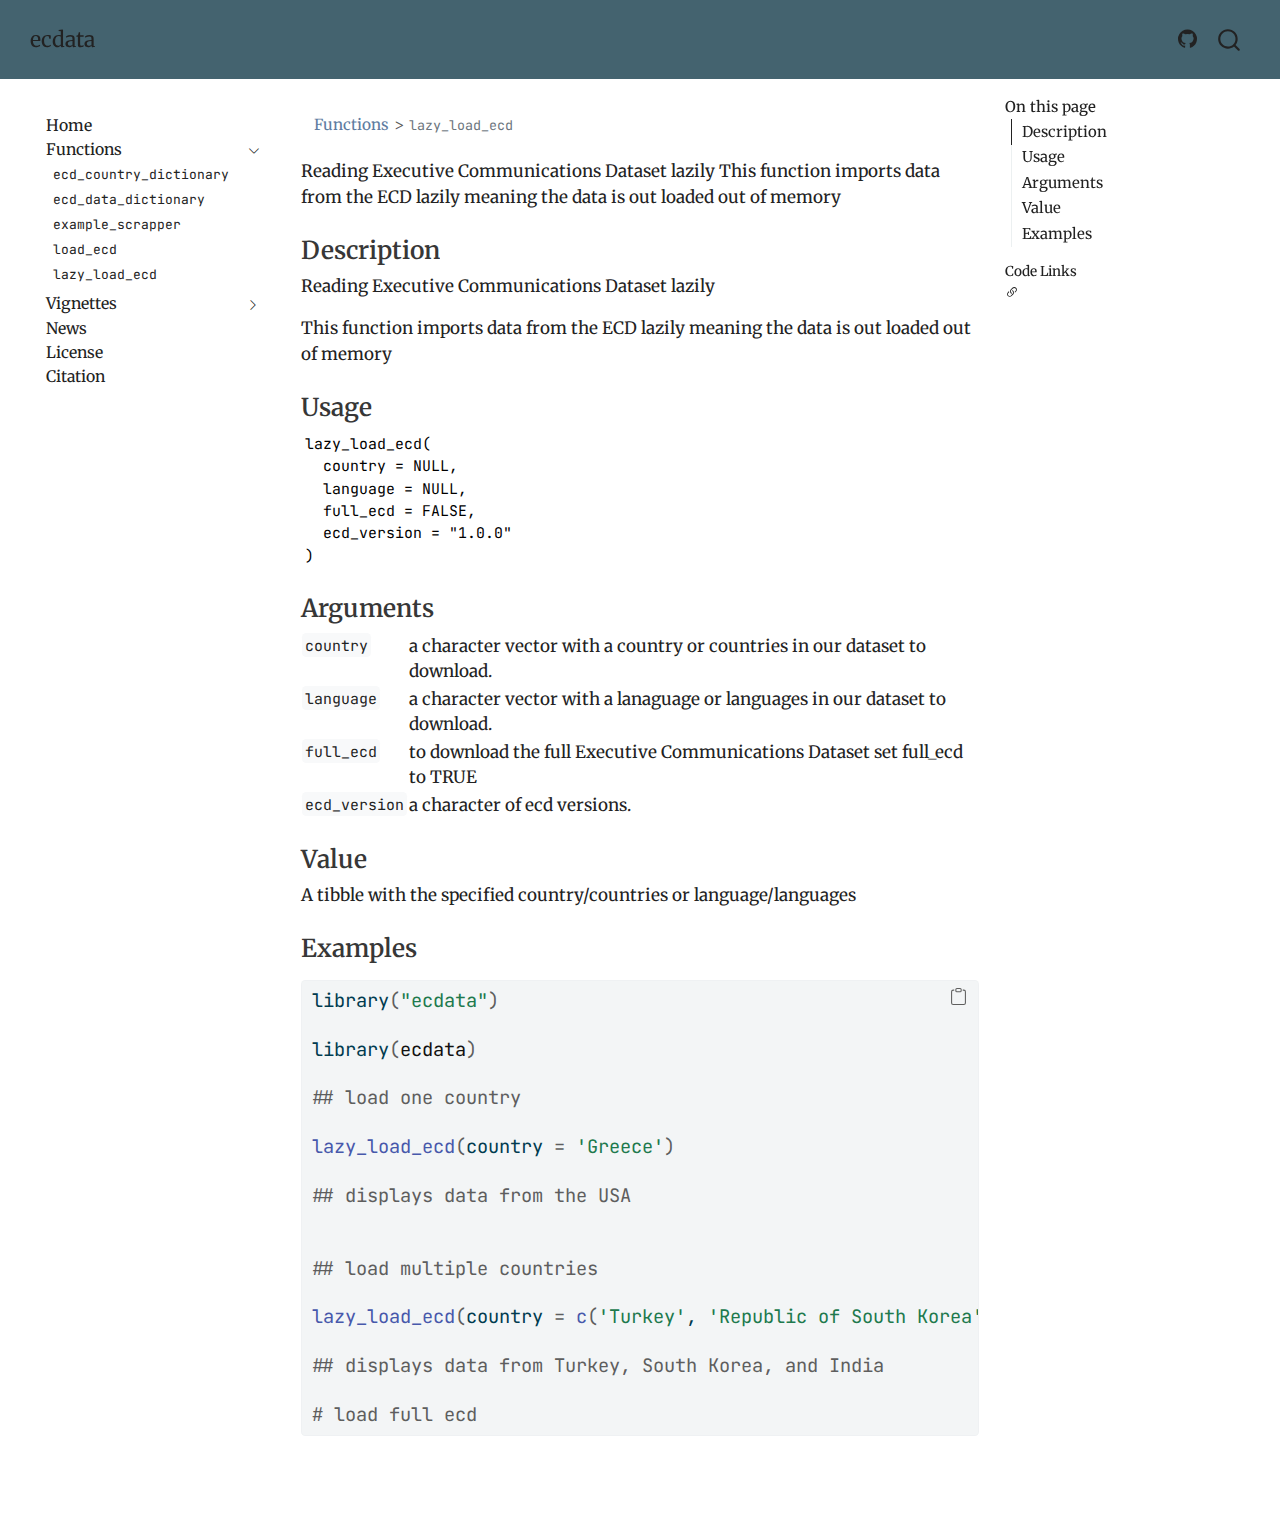
<file: docs/man/lazy_load_ecd.html>
<!DOCTYPE html>
<html xmlns="http://www.w3.org/1999/xhtml" lang="en" xml:lang="en"><head>
<meta http-equiv="Content-Type" content="text/html; charset=UTF-8">
<meta charset="utf-8">
<meta name="generator" content="quarto-1.6.35">
<meta name="viewport" content="width=device-width, initial-scale=1.0, user-scalable=yes">
<title>lazy_load_ecd – ecdata</title>
<style>
code{white-space: pre-wrap;}
span.smallcaps{font-variant: small-caps;}
div.columns{display: flex; gap: min(4vw, 1.5em);}
div.column{flex: auto; overflow-x: auto;}
div.hanging-indent{margin-left: 1.5em; text-indent: -1.5em;}
ul.task-list{list-style: none;}
ul.task-list li input[type="checkbox"] {
  width: 0.8em;
  margin: 0 0.8em 0.2em -1em; /* quarto-specific, see https://github.com/quarto-dev/quarto-cli/issues/4556 */ 
  vertical-align: middle;
}
/* CSS for syntax highlighting */
pre > code.sourceCode { white-space: pre; position: relative; }
pre > code.sourceCode > span { line-height: 1.25; }
pre > code.sourceCode > span:empty { height: 1.2em; }
.sourceCode { overflow: visible; }
code.sourceCode > span { color: inherit; text-decoration: inherit; }
div.sourceCode { margin: 1em 0; }
pre.sourceCode { margin: 0; }
@media screen {
div.sourceCode { overflow: auto; }
}
@media print {
pre > code.sourceCode { white-space: pre-wrap; }
pre > code.sourceCode > span { display: inline-block; text-indent: -5em; padding-left: 5em; }
}
pre.numberSource code
  { counter-reset: source-line 0; }
pre.numberSource code > span
  { position: relative; left: -4em; counter-increment: source-line; }
pre.numberSource code > span > a:first-child::before
  { content: counter(source-line);
    position: relative; left: -1em; text-align: right; vertical-align: baseline;
    border: none; display: inline-block;
    -webkit-touch-callout: none; -webkit-user-select: none;
    -khtml-user-select: none; -moz-user-select: none;
    -ms-user-select: none; user-select: none;
    padding: 0 4px; width: 4em;
  }
pre.numberSource { margin-left: 3em;  padding-left: 4px; }
div.sourceCode
  {   }
@media screen {
pre > code.sourceCode > span > a:first-child::before { text-decoration: underline; }
}
</style>

<script src="../site_libs/quarto-nav/quarto-nav.js"></script>
<script src="../site_libs/quarto-nav/headroom.min.js"></script>
<script src="../site_libs/clipboard/clipboard.min.js"></script>
<script src="../site_libs/quarto-search/autocomplete.umd.js"></script>
<script src="../site_libs/quarto-search/fuse.min.js"></script>
<script src="../site_libs/quarto-search/quarto-search.js"></script>
<meta name="quarto:offset" content="../">
<script src="../site_libs/quarto-html/quarto.js"></script>
<script src="../site_libs/quarto-html/popper.min.js"></script>
<script src="../site_libs/quarto-html/tippy.umd.min.js"></script>
<script src="../site_libs/quarto-html/anchor.min.js"></script>
<link href="../site_libs/quarto-html/tippy.css" rel="stylesheet">
<link href="../site_libs/quarto-html/quarto-syntax-highlighting-ae7a46b1a6c1441764801504767e47e7.css" rel="stylesheet" id="quarto-text-highlighting-styles">
<script src="../site_libs/bootstrap/bootstrap.min.js"></script>
<link href="../site_libs/bootstrap/bootstrap-icons.css" rel="stylesheet">
<link href="../site_libs/bootstrap/bootstrap-abed174b956118bde64ca1d36480d76f.min.css" rel="stylesheet" append-hash="true" id="quarto-bootstrap" data-mode="light"><script id="quarto-search-options" type="application/json">{
  "location": "navbar",
  "copy-button": false,
  "collapse-after": 3,
  "panel-placement": "end",
  "type": "overlay",
  "limit": 50,
  "keyboard-shortcut": [
    "f",
    "/",
    "s"
  ],
  "show-item-context": false,
  "language": {
    "search-no-results-text": "No results",
    "search-matching-documents-text": "matching documents",
    "search-copy-link-title": "Copy link to search",
    "search-hide-matches-text": "Hide additional matches",
    "search-more-match-text": "more match in this document",
    "search-more-matches-text": "more matches in this document",
    "search-clear-button-title": "Clear",
    "search-text-placeholder": "",
    "search-detached-cancel-button-title": "Cancel",
    "search-submit-button-title": "Submit",
    "search-label": "Search"
  }
}</script>
</head>
<body class="nav-sidebar floating nav-fixed">

<div id="quarto-search-results"></div>
  <header id="quarto-header" class="headroom fixed-top"><nav class="navbar navbar-expand-lg " data-bs-theme="dark"><div class="navbar-container container-fluid">
      <div class="navbar-brand-container mx-auto">
    <a class="navbar-brand" href="../index.html">
    <span class="navbar-title">ecdata</span>
    </a>
  </div>
            <div id="quarto-search" class="" title="Search"></div>
          <button class="navbar-toggler" type="button" data-bs-toggle="collapse" data-bs-target="#navbarCollapse" aria-controls="navbarCollapse" role="menu" aria-expanded="false" aria-label="Toggle navigation" onclick="if (window.quartoToggleHeadroom) { window.quartoToggleHeadroom(); }">
  <span class="navbar-toggler-icon"></span>
</button>
          <div class="collapse navbar-collapse" id="navbarCollapse">
            <ul class="navbar-nav navbar-nav-scroll ms-auto">
<li class="nav-item compact">
    <a class="nav-link" href="https://github.com/Executive-Communications-Dataset/ecdata"> <i class="bi bi-github" role="img" aria-label="ecdata GitHub">
</i> 
<span class="menu-text"></span></a>
  </li>  
</ul>
</div> <!-- /navcollapse -->
            <div class="quarto-navbar-tools">
</div>
      </div> <!-- /container-fluid -->
    </nav><nav class="quarto-secondary-nav"><div class="container-fluid d-flex">
      <button type="button" class="quarto-btn-toggle btn" data-bs-toggle="collapse" role="button" data-bs-target=".quarto-sidebar-collapse-item" aria-controls="quarto-sidebar" aria-expanded="false" aria-label="Toggle sidebar navigation" onclick="if (window.quartoToggleHeadroom) { window.quartoToggleHeadroom(); }">
        <i class="bi bi-layout-text-sidebar-reverse"></i>
      </button>
        <nav class="quarto-page-breadcrumbs" aria-label="breadcrumb"><ol class="breadcrumb"><li class="breadcrumb-item"><a href="../man/ecd_country_dictionary.html">Functions</a></li><li class="breadcrumb-item"><a href="../man/lazy_load_ecd.html"><code>lazy_load_ecd</code></a></li></ol></nav>
        <a class="flex-grow-1" role="navigation" data-bs-toggle="collapse" data-bs-target=".quarto-sidebar-collapse-item" aria-controls="quarto-sidebar" aria-expanded="false" aria-label="Toggle sidebar navigation" onclick="if (window.quartoToggleHeadroom) { window.quartoToggleHeadroom(); }">      
        </a>
    </div>
  </nav></header><!-- content --><div id="quarto-content" class="quarto-container page-columns page-rows-contents page-layout-article page-navbar">
<!-- sidebar -->
  <nav id="quarto-sidebar" class="sidebar collapse collapse-horizontal quarto-sidebar-collapse-item sidebar-navigation floating overflow-auto"><div class="sidebar-menu-container"> 
    <ul class="list-unstyled mt-1">
<li class="sidebar-item">
  <div class="sidebar-item-container"> 
  <a href="../index.qmd" class="sidebar-item-text sidebar-link">
 <span class="menu-text">Home</span></a>
  </div>
</li>
        <li class="sidebar-item sidebar-item-section">
      <div class="sidebar-item-container"> 
            <a class="sidebar-item-text sidebar-link text-start" data-bs-toggle="collapse" data-bs-target="#quarto-sidebar-section-1" role="navigation" aria-expanded="true">
 <span class="menu-text">Functions</span></a>
          <a class="sidebar-item-toggle text-start" data-bs-toggle="collapse" data-bs-target="#quarto-sidebar-section-1" role="navigation" aria-expanded="true" aria-label="Toggle section">
            <i class="bi bi-chevron-right ms-2"></i>
          </a> 
      </div>
      <ul id="quarto-sidebar-section-1" class="collapse list-unstyled sidebar-section depth1 show">
<li class="sidebar-item">
  <div class="sidebar-item-container"> 
  <a href="../man/ecd_country_dictionary.html" class="sidebar-item-text sidebar-link">
 <span class="menu-text"><code>ecd_country_dictionary</code></span></a>
  </div>
</li>
          <li class="sidebar-item">
  <div class="sidebar-item-container"> 
  <a href="../man/ecd_data_dictionary.html" class="sidebar-item-text sidebar-link">
 <span class="menu-text"><code>ecd_data_dictionary</code></span></a>
  </div>
</li>
          <li class="sidebar-item">
  <div class="sidebar-item-container"> 
  <a href="../man/example_scrapper.qmd" class="sidebar-item-text sidebar-link">
 <span class="menu-text"><code>example_scrapper</code></span></a>
  </div>
</li>
          <li class="sidebar-item">
  <div class="sidebar-item-container"> 
  <a href="../man/load_ecd.html" class="sidebar-item-text sidebar-link">
 <span class="menu-text"><code>load_ecd</code></span></a>
  </div>
</li>
          <li class="sidebar-item">
  <div class="sidebar-item-container"> 
  <a href="../man/lazy_load_ecd.html" class="sidebar-item-text sidebar-link active">
 <span class="menu-text"><code>lazy_load_ecd</code></span></a>
  </div>
</li>
      </ul>
</li>
        <li class="sidebar-item sidebar-item-section">
      <div class="sidebar-item-container"> 
            <a class="sidebar-item-text sidebar-link text-start collapsed" data-bs-toggle="collapse" data-bs-target="#quarto-sidebar-section-2" role="navigation" aria-expanded="false">
 <span class="menu-text">Vignettes</span></a>
          <a class="sidebar-item-toggle text-start collapsed" data-bs-toggle="collapse" data-bs-target="#quarto-sidebar-section-2" role="navigation" aria-expanded="false" aria-label="Toggle section">
            <i class="bi bi-chevron-right ms-2"></i>
          </a> 
      </div>
      <ul id="quarto-sidebar-section-2" class="collapse list-unstyled sidebar-section depth1 ">
<li class="sidebar-item">
  <div class="sidebar-item-container"> 
  <a href="../vignettes/introduction.html" class="sidebar-item-text sidebar-link">
 <span class="menu-text">Introduction</span></a>
  </div>
</li>
      </ul>
</li>
        <li class="sidebar-item">
  <div class="sidebar-item-container"> 
  <a href="../NEWS.html" class="sidebar-item-text sidebar-link">
 <span class="menu-text">News</span></a>
  </div>
</li>
        <li class="sidebar-item">
  <div class="sidebar-item-container"> 
  <a href="../LICENSE.html" class="sidebar-item-text sidebar-link">
 <span class="menu-text">License</span></a>
  </div>
</li>
        <li class="sidebar-item">
  <div class="sidebar-item-container"> 
  <a href="../CITATION.html" class="sidebar-item-text sidebar-link">
 <span class="menu-text">Citation</span></a>
  </div>
</li>
    </ul>
</div>
</nav><div id="quarto-sidebar-glass" class="quarto-sidebar-collapse-item" data-bs-toggle="collapse" data-bs-target=".quarto-sidebar-collapse-item"></div>
<!-- margin-sidebar -->
    <div id="quarto-margin-sidebar" class="sidebar margin-sidebar">
        <nav id="TOC" role="doc-toc" class="toc-active"><h2 id="toc-title">On this page</h2>
   
  <ul>
<li><a href="#description" id="toc-description" class="nav-link active" data-scroll-target="#description">Description</a></li>
  <li><a href="#usage" id="toc-usage" class="nav-link" data-scroll-target="#usage">Usage</a></li>
  <li><a href="#arguments" id="toc-arguments" class="nav-link" data-scroll-target="#arguments">Arguments</a></li>
  <li><a href="#value" id="toc-value" class="nav-link" data-scroll-target="#value">Value</a></li>
  <li><a href="#examples" id="toc-examples" class="nav-link" data-scroll-target="#examples">Examples</a></li>
  </ul><div class="quarto-code-links"><h2>Code Links</h2><ul><li><a href="undefined"><i class="bi bi-link-45deg"></i></a></li></ul></div></nav>
    </div>
<!-- main -->
<main class="content" id="quarto-document-content"><header id="title-block-header" class="quarto-title-block"><nav class="quarto-page-breadcrumbs quarto-title-breadcrumbs d-none d-lg-block" aria-label="breadcrumb"><ol class="breadcrumb"><li class="breadcrumb-item"><a href="../man/ecd_country_dictionary.html">Functions</a></li><li class="breadcrumb-item"><a href="../man/lazy_load_ecd.html"><code>lazy_load_ecd</code></a></li></ol></nav></header><p>Reading Executive Communications Dataset lazily This function imports data from the ECD lazily meaning the data is out loaded out of memory</p>
<section id="description" class="level3"><h3 class="anchored" data-anchor-id="description">Description</h3>
<p>Reading Executive Communications Dataset lazily</p>
<p>This function imports data from the ECD lazily meaning the data is out loaded out of memory</p>
</section><section id="usage" class="level3"><h3 class="anchored" data-anchor-id="usage">Usage</h3>
<pre><code class="language-R">lazy_load_ecd(
  country = NULL,
  language = NULL,
  full_ecd = FALSE,
  ecd_version = "1.0.0"
)
</code></pre>
</section><section id="arguments" class="level3"><h3 class="anchored" data-anchor-id="arguments">Arguments</h3>
<table>
<tbody><tr>
<td style="white-space: nowrap; font-family: monospace; vertical-align: top">
<code id="country">country</code>
</td>
<td>
a character vector with a country or countries in our dataset to download.
</td>
</tr>
<tr>
<td style="white-space: nowrap; font-family: monospace; vertical-align: top">
<code id="language">language</code>
</td>
<td>
a character vector with a lanaguage or languages in our dataset to download.
</td>
</tr>
<tr>
<td style="white-space: nowrap; font-family: monospace; vertical-align: top">
<code id="full_ecd">full_ecd</code>
</td>
<td>
to download the full Executive Communications Dataset set full_ecd to TRUE
</td>
</tr>
<tr>
<td style="white-space: nowrap; font-family: monospace; vertical-align: top">
<code id="ecd_version">ecd_version</code>
</td>
<td>
a character of ecd versions.
</td>
</tr>
</tbody></table></section><section id="value" class="level3"><h3 class="anchored" data-anchor-id="value">Value</h3>
<p>A tibble with the specified country/countries or language/languages</p>
</section><section id="examples" class="level3"><h3 class="anchored" data-anchor-id="examples">Examples</h3>
<div class="cell">
<div class="sourceCode" id="cb1"><pre class="downlit sourceCode r code-with-copy"><code class="sourceCode R"><span><span class="kw"><a href="https://rdrr.io/r/base/library.html">library</a></span><span class="op">(</span><span class="st"><a href="https://github.com/Executive-Communications-Dataset/ecdata">"ecdata"</a></span><span class="op">)</span></span>
<span></span>
<span><span class="kw"><a href="https://rdrr.io/r/base/library.html">library</a></span><span class="op">(</span><span class="va"><a href="https://github.com/Executive-Communications-Dataset/ecdata">ecdata</a></span><span class="op">)</span></span>
<span></span>
<span><span class="co">## load one country </span></span>
<span></span>
<span><span class="fu"><a href="https://rdrr.io/pkg/ecdata/man/lazy_load_ecd.html">lazy_load_ecd</a></span><span class="op">(</span>country <span class="op">=</span> <span class="st">'Greece'</span><span class="op">)</span></span>
<span></span>
<span><span class="co">## displays data from the USA</span></span>
<span></span>
<span></span>
<span><span class="co">## load multiple countries </span></span>
<span></span>
<span><span class="fu"><a href="https://rdrr.io/pkg/ecdata/man/lazy_load_ecd.html">lazy_load_ecd</a></span><span class="op">(</span>country <span class="op">=</span> <span class="fu"><a href="https://rdrr.io/r/base/c.html">c</a></span><span class="op">(</span><span class="st">'Turkey'</span>, <span class="st">'Republic of South Korea'</span><span class="op">)</span><span class="op">)</span></span>
<span></span>
<span><span class="co">## displays data from Turkey, South Korea, and India</span></span>
<span></span>
<span><span class="co"># load full ecd </span></span></code><button title="Copy to Clipboard" class="code-copy-button"><i class="bi"></i></button></pre></div>
</div>


</section></main><!-- /main --><script id="quarto-html-after-body" type="application/javascript">
window.document.addEventListener("DOMContentLoaded", function (event) {
  const toggleBodyColorMode = (bsSheetEl) => {
    const mode = bsSheetEl.getAttribute("data-mode");
    const bodyEl = window.document.querySelector("body");
    if (mode === "dark") {
      bodyEl.classList.add("quarto-dark");
      bodyEl.classList.remove("quarto-light");
    } else {
      bodyEl.classList.add("quarto-light");
      bodyEl.classList.remove("quarto-dark");
    }
  }
  const toggleBodyColorPrimary = () => {
    const bsSheetEl = window.document.querySelector("link#quarto-bootstrap");
    if (bsSheetEl) {
      toggleBodyColorMode(bsSheetEl);
    }
  }
  toggleBodyColorPrimary();  
  const icon = "";
  const anchorJS = new window.AnchorJS();
  anchorJS.options = {
    placement: 'right',
    icon: icon
  };
  anchorJS.add('.anchored');
  const isCodeAnnotation = (el) => {
    for (const clz of el.classList) {
      if (clz.startsWith('code-annotation-')) {                     
        return true;
      }
    }
    return false;
  }
  const onCopySuccess = function(e) {
    // button target
    const button = e.trigger;
    // don't keep focus
    button.blur();
    // flash "checked"
    button.classList.add('code-copy-button-checked');
    var currentTitle = button.getAttribute("title");
    button.setAttribute("title", "Copied!");
    let tooltip;
    if (window.bootstrap) {
      button.setAttribute("data-bs-toggle", "tooltip");
      button.setAttribute("data-bs-placement", "left");
      button.setAttribute("data-bs-title", "Copied!");
      tooltip = new bootstrap.Tooltip(button, 
        { trigger: "manual", 
          customClass: "code-copy-button-tooltip",
          offset: [0, -8]});
      tooltip.show();    
    }
    setTimeout(function() {
      if (tooltip) {
        tooltip.hide();
        button.removeAttribute("data-bs-title");
        button.removeAttribute("data-bs-toggle");
        button.removeAttribute("data-bs-placement");
      }
      button.setAttribute("title", currentTitle);
      button.classList.remove('code-copy-button-checked');
    }, 1000);
    // clear code selection
    e.clearSelection();
  }
  const getTextToCopy = function(trigger) {
      const codeEl = trigger.previousElementSibling.cloneNode(true);
      for (const childEl of codeEl.children) {
        if (isCodeAnnotation(childEl)) {
          childEl.remove();
        }
      }
      return codeEl.innerText;
  }
  const clipboard = new window.ClipboardJS('.code-copy-button:not([data-in-quarto-modal])', {
    text: getTextToCopy
  });
  clipboard.on('success', onCopySuccess);
  if (window.document.getElementById('quarto-embedded-source-code-modal')) {
    const clipboardModal = new window.ClipboardJS('.code-copy-button[data-in-quarto-modal]', {
      text: getTextToCopy,
      container: window.document.getElementById('quarto-embedded-source-code-modal')
    });
    clipboardModal.on('success', onCopySuccess);
  }
    var localhostRegex = new RegExp(/^(?:http|https):\/\/localhost\:?[0-9]*\//);
    var mailtoRegex = new RegExp(/^mailto:/);
      var filterRegex = new RegExp('/' + window.location.host + '/');
    var isInternal = (href) => {
        return filterRegex.test(href) || localhostRegex.test(href) || mailtoRegex.test(href);
    }
    // Inspect non-navigation links and adorn them if external
 	var links = window.document.querySelectorAll('a[href]:not(.nav-link):not(.navbar-brand):not(.toc-action):not(.sidebar-link):not(.sidebar-item-toggle):not(.pagination-link):not(.no-external):not([aria-hidden]):not(.dropdown-item):not(.quarto-navigation-tool):not(.about-link)');
    for (var i=0; i<links.length; i++) {
      const link = links[i];
      if (!isInternal(link.href)) {
        // undo the damage that might have been done by quarto-nav.js in the case of
        // links that we want to consider external
        if (link.dataset.originalHref !== undefined) {
          link.href = link.dataset.originalHref;
        }
      }
    }
  function tippyHover(el, contentFn, onTriggerFn, onUntriggerFn) {
    const config = {
      allowHTML: true,
      maxWidth: 500,
      delay: 100,
      arrow: false,
      appendTo: function(el) {
          return el.parentElement;
      },
      interactive: true,
      interactiveBorder: 10,
      theme: 'quarto',
      placement: 'bottom-start',
    };
    if (contentFn) {
      config.content = contentFn;
    }
    if (onTriggerFn) {
      config.onTrigger = onTriggerFn;
    }
    if (onUntriggerFn) {
      config.onUntrigger = onUntriggerFn;
    }
    window.tippy(el, config); 
  }
  const noterefs = window.document.querySelectorAll('a[role="doc-noteref"]');
  for (var i=0; i<noterefs.length; i++) {
    const ref = noterefs[i];
    tippyHover(ref, function() {
      // use id or data attribute instead here
      let href = ref.getAttribute('data-footnote-href') || ref.getAttribute('href');
      try { href = new URL(href).hash; } catch {}
      const id = href.replace(/^#\/?/, "");
      const note = window.document.getElementById(id);
      if (note) {
        return note.innerHTML;
      } else {
        return "";
      }
    });
  }
  const xrefs = window.document.querySelectorAll('a.quarto-xref');
  const processXRef = (id, note) => {
    // Strip column container classes
    const stripColumnClz = (el) => {
      el.classList.remove("page-full", "page-columns");
      if (el.children) {
        for (const child of el.children) {
          stripColumnClz(child);
        }
      }
    }
    stripColumnClz(note)
    if (id === null || id.startsWith('sec-')) {
      // Special case sections, only their first couple elements
      const container = document.createElement("div");
      if (note.children && note.children.length > 2) {
        container.appendChild(note.children[0].cloneNode(true));
        for (let i = 1; i < note.children.length; i++) {
          const child = note.children[i];
          if (child.tagName === "P" && child.innerText === "") {
            continue;
          } else {
            container.appendChild(child.cloneNode(true));
            break;
          }
        }
        if (window.Quarto?.typesetMath) {
          window.Quarto.typesetMath(container);
        }
        return container.innerHTML
      } else {
        if (window.Quarto?.typesetMath) {
          window.Quarto.typesetMath(note);
        }
        return note.innerHTML;
      }
    } else {
      // Remove any anchor links if they are present
      const anchorLink = note.querySelector('a.anchorjs-link');
      if (anchorLink) {
        anchorLink.remove();
      }
      if (window.Quarto?.typesetMath) {
        window.Quarto.typesetMath(note);
      }
      if (note.classList.contains("callout")) {
        return note.outerHTML;
      } else {
        return note.innerHTML;
      }
    }
  }
  for (var i=0; i<xrefs.length; i++) {
    const xref = xrefs[i];
    tippyHover(xref, undefined, function(instance) {
      instance.disable();
      let url = xref.getAttribute('href');
      let hash = undefined; 
      if (url.startsWith('#')) {
        hash = url;
      } else {
        try { hash = new URL(url).hash; } catch {}
      }
      if (hash) {
        const id = hash.replace(/^#\/?/, "");
        const note = window.document.getElementById(id);
        if (note !== null) {
          try {
            const html = processXRef(id, note.cloneNode(true));
            instance.setContent(html);
          } finally {
            instance.enable();
            instance.show();
          }
        } else {
          // See if we can fetch this
          fetch(url.split('#')[0])
          .then(res => res.text())
          .then(html => {
            const parser = new DOMParser();
            const htmlDoc = parser.parseFromString(html, "text/html");
            const note = htmlDoc.getElementById(id);
            if (note !== null) {
              const html = processXRef(id, note);
              instance.setContent(html);
            } 
          }).finally(() => {
            instance.enable();
            instance.show();
          });
        }
      } else {
        // See if we can fetch a full url (with no hash to target)
        // This is a special case and we should probably do some content thinning / targeting
        fetch(url)
        .then(res => res.text())
        .then(html => {
          const parser = new DOMParser();
          const htmlDoc = parser.parseFromString(html, "text/html");
          const note = htmlDoc.querySelector('main.content');
          if (note !== null) {
            // This should only happen for chapter cross references
            // (since there is no id in the URL)
            // remove the first header
            if (note.children.length > 0 && note.children[0].tagName === "HEADER") {
              note.children[0].remove();
            }
            const html = processXRef(null, note);
            instance.setContent(html);
          } 
        }).finally(() => {
          instance.enable();
          instance.show();
        });
      }
    }, function(instance) {
    });
  }
      let selectedAnnoteEl;
      const selectorForAnnotation = ( cell, annotation) => {
        let cellAttr = 'data-code-cell="' + cell + '"';
        let lineAttr = 'data-code-annotation="' +  annotation + '"';
        const selector = 'span[' + cellAttr + '][' + lineAttr + ']';
        return selector;
      }
      const selectCodeLines = (annoteEl) => {
        const doc = window.document;
        const targetCell = annoteEl.getAttribute("data-target-cell");
        const targetAnnotation = annoteEl.getAttribute("data-target-annotation");
        const annoteSpan = window.document.querySelector(selectorForAnnotation(targetCell, targetAnnotation));
        const lines = annoteSpan.getAttribute("data-code-lines").split(",");
        const lineIds = lines.map((line) => {
          return targetCell + "-" + line;
        })
        let top = null;
        let height = null;
        let parent = null;
        if (lineIds.length > 0) {
            //compute the position of the single el (top and bottom and make a div)
            const el = window.document.getElementById(lineIds[0]);
            top = el.offsetTop;
            height = el.offsetHeight;
            parent = el.parentElement.parentElement;
          if (lineIds.length > 1) {
            const lastEl = window.document.getElementById(lineIds[lineIds.length - 1]);
            const bottom = lastEl.offsetTop + lastEl.offsetHeight;
            height = bottom - top;
          }
          if (top !== null && height !== null && parent !== null) {
            // cook up a div (if necessary) and position it 
            let div = window.document.getElementById("code-annotation-line-highlight");
            if (div === null) {
              div = window.document.createElement("div");
              div.setAttribute("id", "code-annotation-line-highlight");
              div.style.position = 'absolute';
              parent.appendChild(div);
            }
            div.style.top = top - 2 + "px";
            div.style.height = height + 4 + "px";
            div.style.left = 0;
            let gutterDiv = window.document.getElementById("code-annotation-line-highlight-gutter");
            if (gutterDiv === null) {
              gutterDiv = window.document.createElement("div");
              gutterDiv.setAttribute("id", "code-annotation-line-highlight-gutter");
              gutterDiv.style.position = 'absolute';
              const codeCell = window.document.getElementById(targetCell);
              const gutter = codeCell.querySelector('.code-annotation-gutter');
              gutter.appendChild(gutterDiv);
            }
            gutterDiv.style.top = top - 2 + "px";
            gutterDiv.style.height = height + 4 + "px";
          }
          selectedAnnoteEl = annoteEl;
        }
      };
      const unselectCodeLines = () => {
        const elementsIds = ["code-annotation-line-highlight", "code-annotation-line-highlight-gutter"];
        elementsIds.forEach((elId) => {
          const div = window.document.getElementById(elId);
          if (div) {
            div.remove();
          }
        });
        selectedAnnoteEl = undefined;
      };
        // Handle positioning of the toggle
    window.addEventListener(
      "resize",
      throttle(() => {
        elRect = undefined;
        if (selectedAnnoteEl) {
          selectCodeLines(selectedAnnoteEl);
        }
      }, 10)
    );
    function throttle(fn, ms) {
    let throttle = false;
    let timer;
      return (...args) => {
        if(!throttle) { // first call gets through
            fn.apply(this, args);
            throttle = true;
        } else { // all the others get throttled
            if(timer) clearTimeout(timer); // cancel #2
            timer = setTimeout(() => {
              fn.apply(this, args);
              timer = throttle = false;
            }, ms);
        }
      };
    }
      // Attach click handler to the DT
      const annoteDls = window.document.querySelectorAll('dt[data-target-cell]');
      for (const annoteDlNode of annoteDls) {
        annoteDlNode.addEventListener('click', (event) => {
          const clickedEl = event.target;
          if (clickedEl !== selectedAnnoteEl) {
            unselectCodeLines();
            const activeEl = window.document.querySelector('dt[data-target-cell].code-annotation-active');
            if (activeEl) {
              activeEl.classList.remove('code-annotation-active');
            }
            selectCodeLines(clickedEl);
            clickedEl.classList.add('code-annotation-active');
          } else {
            // Unselect the line
            unselectCodeLines();
            clickedEl.classList.remove('code-annotation-active');
          }
        });
      }
  const findCites = (el) => {
    const parentEl = el.parentElement;
    if (parentEl) {
      const cites = parentEl.dataset.cites;
      if (cites) {
        return {
          el,
          cites: cites.split(' ')
        };
      } else {
        return findCites(el.parentElement)
      }
    } else {
      return undefined;
    }
  };
  var bibliorefs = window.document.querySelectorAll('a[role="doc-biblioref"]');
  for (var i=0; i<bibliorefs.length; i++) {
    const ref = bibliorefs[i];
    const citeInfo = findCites(ref);
    if (citeInfo) {
      tippyHover(citeInfo.el, function() {
        var popup = window.document.createElement('div');
        citeInfo.cites.forEach(function(cite) {
          var citeDiv = window.document.createElement('div');
          citeDiv.classList.add('hanging-indent');
          citeDiv.classList.add('csl-entry');
          var biblioDiv = window.document.getElementById('ref-' + cite);
          if (biblioDiv) {
            citeDiv.innerHTML = biblioDiv.innerHTML;
          }
          popup.appendChild(citeDiv);
        });
        return popup.innerHTML;
      });
    }
  }
});
</script>
</div> <!-- /content -->



</body></html>
</file>
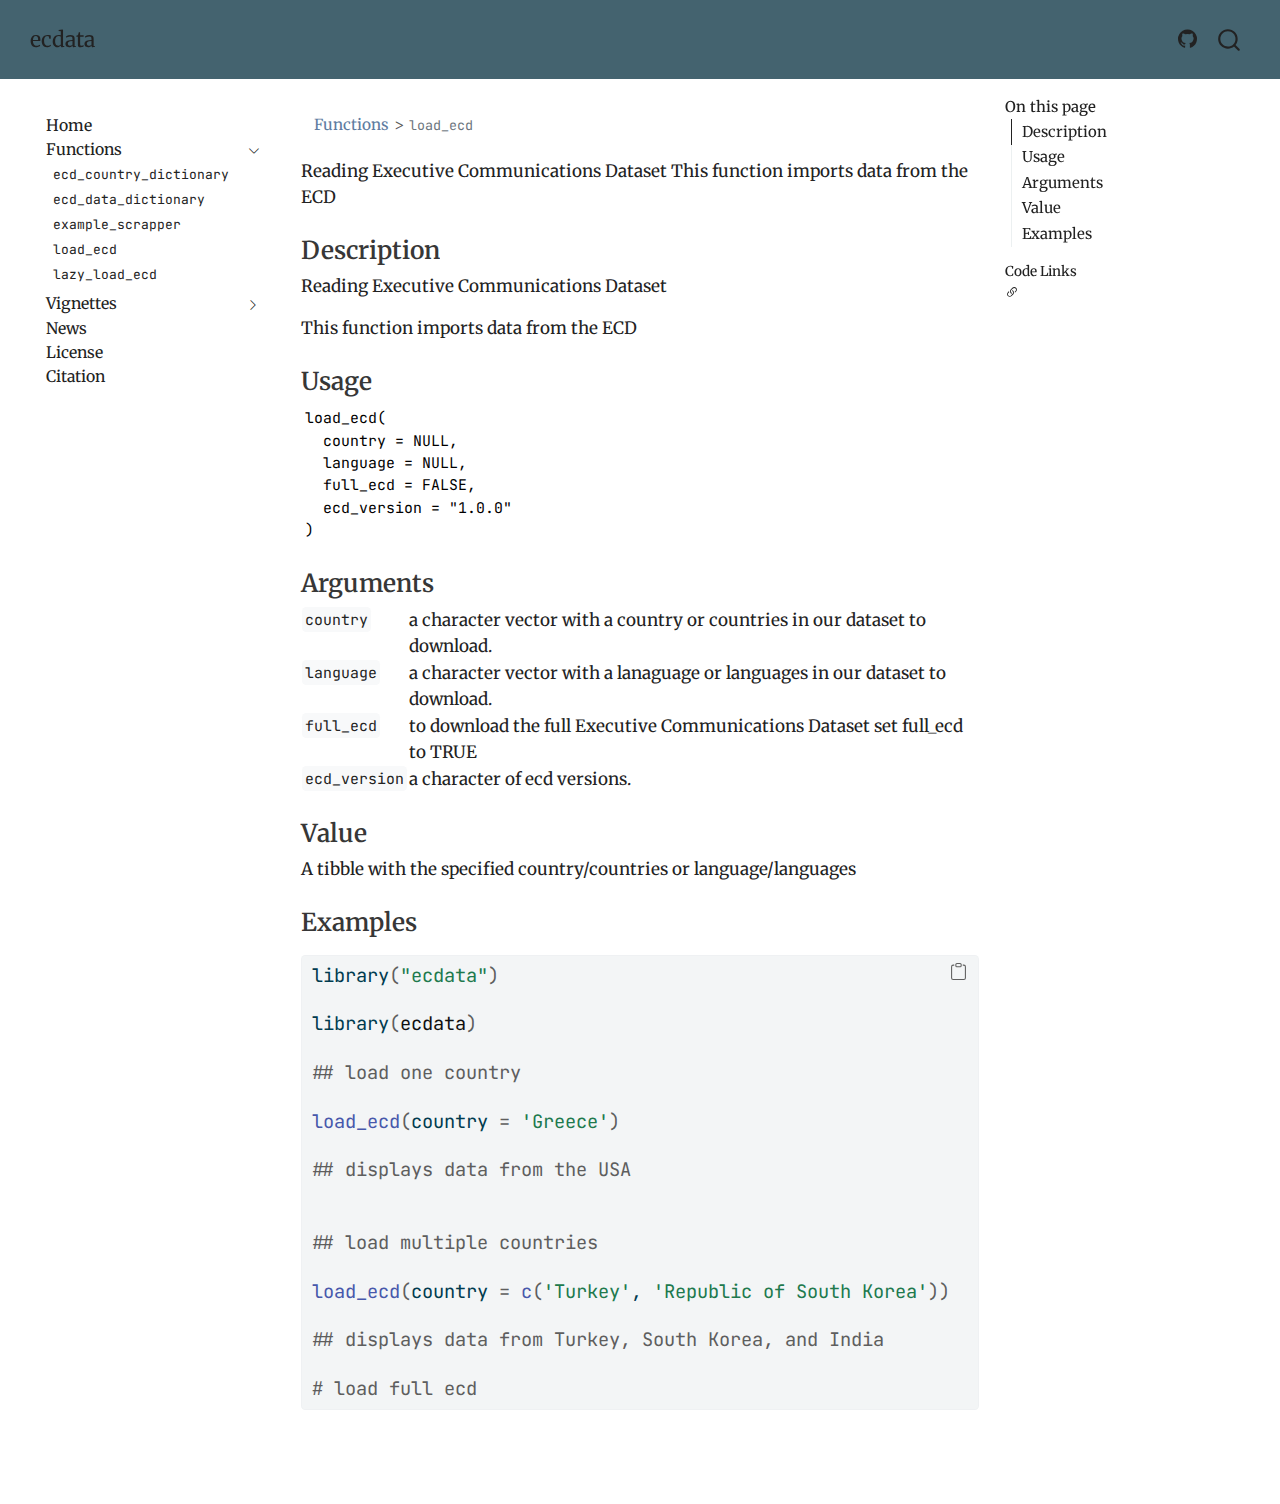
<file: docs/man/load_ecd.html>
<!DOCTYPE html>
<html xmlns="http://www.w3.org/1999/xhtml" lang="en" xml:lang="en"><head>
<meta http-equiv="Content-Type" content="text/html; charset=UTF-8">
<meta charset="utf-8">
<meta name="generator" content="quarto-1.6.35">
<meta name="viewport" content="width=device-width, initial-scale=1.0, user-scalable=yes">
<title>load_ecd – ecdata</title>
<style>
code{white-space: pre-wrap;}
span.smallcaps{font-variant: small-caps;}
div.columns{display: flex; gap: min(4vw, 1.5em);}
div.column{flex: auto; overflow-x: auto;}
div.hanging-indent{margin-left: 1.5em; text-indent: -1.5em;}
ul.task-list{list-style: none;}
ul.task-list li input[type="checkbox"] {
  width: 0.8em;
  margin: 0 0.8em 0.2em -1em; /* quarto-specific, see https://github.com/quarto-dev/quarto-cli/issues/4556 */ 
  vertical-align: middle;
}
/* CSS for syntax highlighting */
pre > code.sourceCode { white-space: pre; position: relative; }
pre > code.sourceCode > span { line-height: 1.25; }
pre > code.sourceCode > span:empty { height: 1.2em; }
.sourceCode { overflow: visible; }
code.sourceCode > span { color: inherit; text-decoration: inherit; }
div.sourceCode { margin: 1em 0; }
pre.sourceCode { margin: 0; }
@media screen {
div.sourceCode { overflow: auto; }
}
@media print {
pre > code.sourceCode { white-space: pre-wrap; }
pre > code.sourceCode > span { display: inline-block; text-indent: -5em; padding-left: 5em; }
}
pre.numberSource code
  { counter-reset: source-line 0; }
pre.numberSource code > span
  { position: relative; left: -4em; counter-increment: source-line; }
pre.numberSource code > span > a:first-child::before
  { content: counter(source-line);
    position: relative; left: -1em; text-align: right; vertical-align: baseline;
    border: none; display: inline-block;
    -webkit-touch-callout: none; -webkit-user-select: none;
    -khtml-user-select: none; -moz-user-select: none;
    -ms-user-select: none; user-select: none;
    padding: 0 4px; width: 4em;
  }
pre.numberSource { margin-left: 3em;  padding-left: 4px; }
div.sourceCode
  {   }
@media screen {
pre > code.sourceCode > span > a:first-child::before { text-decoration: underline; }
}
</style>

<script src="../site_libs/quarto-nav/quarto-nav.js"></script>
<script src="../site_libs/quarto-nav/headroom.min.js"></script>
<script src="../site_libs/clipboard/clipboard.min.js"></script>
<script src="../site_libs/quarto-search/autocomplete.umd.js"></script>
<script src="../site_libs/quarto-search/fuse.min.js"></script>
<script src="../site_libs/quarto-search/quarto-search.js"></script>
<meta name="quarto:offset" content="../">
<script src="../site_libs/quarto-html/quarto.js"></script>
<script src="../site_libs/quarto-html/popper.min.js"></script>
<script src="../site_libs/quarto-html/tippy.umd.min.js"></script>
<script src="../site_libs/quarto-html/anchor.min.js"></script>
<link href="../site_libs/quarto-html/tippy.css" rel="stylesheet">
<link href="../site_libs/quarto-html/quarto-syntax-highlighting-ae7a46b1a6c1441764801504767e47e7.css" rel="stylesheet" id="quarto-text-highlighting-styles">
<script src="../site_libs/bootstrap/bootstrap.min.js"></script>
<link href="../site_libs/bootstrap/bootstrap-icons.css" rel="stylesheet">
<link href="../site_libs/bootstrap/bootstrap-abed174b956118bde64ca1d36480d76f.min.css" rel="stylesheet" append-hash="true" id="quarto-bootstrap" data-mode="light"><script id="quarto-search-options" type="application/json">{
  "location": "navbar",
  "copy-button": false,
  "collapse-after": 3,
  "panel-placement": "end",
  "type": "overlay",
  "limit": 50,
  "keyboard-shortcut": [
    "f",
    "/",
    "s"
  ],
  "show-item-context": false,
  "language": {
    "search-no-results-text": "No results",
    "search-matching-documents-text": "matching documents",
    "search-copy-link-title": "Copy link to search",
    "search-hide-matches-text": "Hide additional matches",
    "search-more-match-text": "more match in this document",
    "search-more-matches-text": "more matches in this document",
    "search-clear-button-title": "Clear",
    "search-text-placeholder": "",
    "search-detached-cancel-button-title": "Cancel",
    "search-submit-button-title": "Submit",
    "search-label": "Search"
  }
}</script>
</head>
<body class="nav-sidebar floating nav-fixed">

<div id="quarto-search-results"></div>
  <header id="quarto-header" class="headroom fixed-top"><nav class="navbar navbar-expand-lg " data-bs-theme="dark"><div class="navbar-container container-fluid">
      <div class="navbar-brand-container mx-auto">
    <a class="navbar-brand" href="../index.html">
    <span class="navbar-title">ecdata</span>
    </a>
  </div>
            <div id="quarto-search" class="" title="Search"></div>
          <button class="navbar-toggler" type="button" data-bs-toggle="collapse" data-bs-target="#navbarCollapse" aria-controls="navbarCollapse" role="menu" aria-expanded="false" aria-label="Toggle navigation" onclick="if (window.quartoToggleHeadroom) { window.quartoToggleHeadroom(); }">
  <span class="navbar-toggler-icon"></span>
</button>
          <div class="collapse navbar-collapse" id="navbarCollapse">
            <ul class="navbar-nav navbar-nav-scroll ms-auto">
<li class="nav-item compact">
    <a class="nav-link" href="https://github.com/Executive-Communications-Dataset/ecdata"> <i class="bi bi-github" role="img" aria-label="ecdata GitHub">
</i> 
<span class="menu-text"></span></a>
  </li>  
</ul>
</div> <!-- /navcollapse -->
            <div class="quarto-navbar-tools">
</div>
      </div> <!-- /container-fluid -->
    </nav><nav class="quarto-secondary-nav"><div class="container-fluid d-flex">
      <button type="button" class="quarto-btn-toggle btn" data-bs-toggle="collapse" role="button" data-bs-target=".quarto-sidebar-collapse-item" aria-controls="quarto-sidebar" aria-expanded="false" aria-label="Toggle sidebar navigation" onclick="if (window.quartoToggleHeadroom) { window.quartoToggleHeadroom(); }">
        <i class="bi bi-layout-text-sidebar-reverse"></i>
      </button>
        <nav class="quarto-page-breadcrumbs" aria-label="breadcrumb"><ol class="breadcrumb"><li class="breadcrumb-item"><a href="../man/ecd_country_dictionary.html">Functions</a></li><li class="breadcrumb-item"><a href="../man/load_ecd.html"><code>load_ecd</code></a></li></ol></nav>
        <a class="flex-grow-1" role="navigation" data-bs-toggle="collapse" data-bs-target=".quarto-sidebar-collapse-item" aria-controls="quarto-sidebar" aria-expanded="false" aria-label="Toggle sidebar navigation" onclick="if (window.quartoToggleHeadroom) { window.quartoToggleHeadroom(); }">      
        </a>
    </div>
  </nav></header><!-- content --><div id="quarto-content" class="quarto-container page-columns page-rows-contents page-layout-article page-navbar">
<!-- sidebar -->
  <nav id="quarto-sidebar" class="sidebar collapse collapse-horizontal quarto-sidebar-collapse-item sidebar-navigation floating overflow-auto"><div class="sidebar-menu-container"> 
    <ul class="list-unstyled mt-1">
<li class="sidebar-item">
  <div class="sidebar-item-container"> 
  <a href="../index.qmd" class="sidebar-item-text sidebar-link">
 <span class="menu-text">Home</span></a>
  </div>
</li>
        <li class="sidebar-item sidebar-item-section">
      <div class="sidebar-item-container"> 
            <a class="sidebar-item-text sidebar-link text-start" data-bs-toggle="collapse" data-bs-target="#quarto-sidebar-section-1" role="navigation" aria-expanded="true">
 <span class="menu-text">Functions</span></a>
          <a class="sidebar-item-toggle text-start" data-bs-toggle="collapse" data-bs-target="#quarto-sidebar-section-1" role="navigation" aria-expanded="true" aria-label="Toggle section">
            <i class="bi bi-chevron-right ms-2"></i>
          </a> 
      </div>
      <ul id="quarto-sidebar-section-1" class="collapse list-unstyled sidebar-section depth1 show">
<li class="sidebar-item">
  <div class="sidebar-item-container"> 
  <a href="../man/ecd_country_dictionary.html" class="sidebar-item-text sidebar-link">
 <span class="menu-text"><code>ecd_country_dictionary</code></span></a>
  </div>
</li>
          <li class="sidebar-item">
  <div class="sidebar-item-container"> 
  <a href="../man/ecd_data_dictionary.html" class="sidebar-item-text sidebar-link">
 <span class="menu-text"><code>ecd_data_dictionary</code></span></a>
  </div>
</li>
          <li class="sidebar-item">
  <div class="sidebar-item-container"> 
  <a href="../man/example_scrapper.qmd" class="sidebar-item-text sidebar-link">
 <span class="menu-text"><code>example_scrapper</code></span></a>
  </div>
</li>
          <li class="sidebar-item">
  <div class="sidebar-item-container"> 
  <a href="../man/load_ecd.html" class="sidebar-item-text sidebar-link active">
 <span class="menu-text"><code>load_ecd</code></span></a>
  </div>
</li>
          <li class="sidebar-item">
  <div class="sidebar-item-container"> 
  <a href="../man/lazy_load_ecd.html" class="sidebar-item-text sidebar-link">
 <span class="menu-text"><code>lazy_load_ecd</code></span></a>
  </div>
</li>
      </ul>
</li>
        <li class="sidebar-item sidebar-item-section">
      <div class="sidebar-item-container"> 
            <a class="sidebar-item-text sidebar-link text-start collapsed" data-bs-toggle="collapse" data-bs-target="#quarto-sidebar-section-2" role="navigation" aria-expanded="false">
 <span class="menu-text">Vignettes</span></a>
          <a class="sidebar-item-toggle text-start collapsed" data-bs-toggle="collapse" data-bs-target="#quarto-sidebar-section-2" role="navigation" aria-expanded="false" aria-label="Toggle section">
            <i class="bi bi-chevron-right ms-2"></i>
          </a> 
      </div>
      <ul id="quarto-sidebar-section-2" class="collapse list-unstyled sidebar-section depth1 ">
<li class="sidebar-item">
  <div class="sidebar-item-container"> 
  <a href="../vignettes/introduction.html" class="sidebar-item-text sidebar-link">
 <span class="menu-text">Introduction</span></a>
  </div>
</li>
      </ul>
</li>
        <li class="sidebar-item">
  <div class="sidebar-item-container"> 
  <a href="../NEWS.html" class="sidebar-item-text sidebar-link">
 <span class="menu-text">News</span></a>
  </div>
</li>
        <li class="sidebar-item">
  <div class="sidebar-item-container"> 
  <a href="../LICENSE.html" class="sidebar-item-text sidebar-link">
 <span class="menu-text">License</span></a>
  </div>
</li>
        <li class="sidebar-item">
  <div class="sidebar-item-container"> 
  <a href="../CITATION.html" class="sidebar-item-text sidebar-link">
 <span class="menu-text">Citation</span></a>
  </div>
</li>
    </ul>
</div>
</nav><div id="quarto-sidebar-glass" class="quarto-sidebar-collapse-item" data-bs-toggle="collapse" data-bs-target=".quarto-sidebar-collapse-item"></div>
<!-- margin-sidebar -->
    <div id="quarto-margin-sidebar" class="sidebar margin-sidebar">
        <nav id="TOC" role="doc-toc" class="toc-active"><h2 id="toc-title">On this page</h2>
   
  <ul>
<li><a href="#description" id="toc-description" class="nav-link active" data-scroll-target="#description">Description</a></li>
  <li><a href="#usage" id="toc-usage" class="nav-link" data-scroll-target="#usage">Usage</a></li>
  <li><a href="#arguments" id="toc-arguments" class="nav-link" data-scroll-target="#arguments">Arguments</a></li>
  <li><a href="#value" id="toc-value" class="nav-link" data-scroll-target="#value">Value</a></li>
  <li><a href="#examples" id="toc-examples" class="nav-link" data-scroll-target="#examples">Examples</a></li>
  </ul><div class="quarto-code-links"><h2>Code Links</h2><ul><li><a href="undefined"><i class="bi bi-link-45deg"></i></a></li></ul></div></nav>
    </div>
<!-- main -->
<main class="content" id="quarto-document-content"><header id="title-block-header" class="quarto-title-block"><nav class="quarto-page-breadcrumbs quarto-title-breadcrumbs d-none d-lg-block" aria-label="breadcrumb"><ol class="breadcrumb"><li class="breadcrumb-item"><a href="../man/ecd_country_dictionary.html">Functions</a></li><li class="breadcrumb-item"><a href="../man/load_ecd.html"><code>load_ecd</code></a></li></ol></nav></header><p>Reading Executive Communications Dataset This function imports data from the ECD</p>
<section id="description" class="level3"><h3 class="anchored" data-anchor-id="description">Description</h3>
<p>Reading Executive Communications Dataset</p>
<p>This function imports data from the ECD</p>
</section><section id="usage" class="level3"><h3 class="anchored" data-anchor-id="usage">Usage</h3>
<pre><code class="language-R">load_ecd(
  country = NULL,
  language = NULL,
  full_ecd = FALSE,
  ecd_version = "1.0.0"
)
</code></pre>
</section><section id="arguments" class="level3"><h3 class="anchored" data-anchor-id="arguments">Arguments</h3>
<table>
<tbody><tr>
<td style="white-space: nowrap; font-family: monospace; vertical-align: top">
<code id="country">country</code>
</td>
<td>
a character vector with a country or countries in our dataset to download.
</td>
</tr>
<tr>
<td style="white-space: nowrap; font-family: monospace; vertical-align: top">
<code id="language">language</code>
</td>
<td>
a character vector with a lanaguage or languages in our dataset to download.
</td>
</tr>
<tr>
<td style="white-space: nowrap; font-family: monospace; vertical-align: top">
<code id="full_ecd">full_ecd</code>
</td>
<td>
to download the full Executive Communications Dataset set full_ecd to TRUE
</td>
</tr>
<tr>
<td style="white-space: nowrap; font-family: monospace; vertical-align: top">
<code id="ecd_version">ecd_version</code>
</td>
<td>
a character of ecd versions.
</td>
</tr>
</tbody></table></section><section id="value" class="level3"><h3 class="anchored" data-anchor-id="value">Value</h3>
<p>A tibble with the specified country/countries or language/languages</p>
</section><section id="examples" class="level3"><h3 class="anchored" data-anchor-id="examples">Examples</h3>
<div class="cell">
<div class="sourceCode" id="cb1"><pre class="downlit sourceCode r code-with-copy"><code class="sourceCode R"><span><span class="kw"><a href="https://rdrr.io/r/base/library.html">library</a></span><span class="op">(</span><span class="st"><a href="https://github.com/Executive-Communications-Dataset/ecdata">"ecdata"</a></span><span class="op">)</span></span>
<span></span>
<span><span class="kw"><a href="https://rdrr.io/r/base/library.html">library</a></span><span class="op">(</span><span class="va"><a href="https://github.com/Executive-Communications-Dataset/ecdata">ecdata</a></span><span class="op">)</span></span>
<span></span>
<span><span class="co">## load one country </span></span>
<span></span>
<span><span class="fu"><a href="https://rdrr.io/pkg/ecdata/man/load_ecd.html">load_ecd</a></span><span class="op">(</span>country <span class="op">=</span> <span class="st">'Greece'</span><span class="op">)</span></span>
<span></span>
<span><span class="co">## displays data from the USA</span></span>
<span></span>
<span></span>
<span><span class="co">## load multiple countries </span></span>
<span></span>
<span><span class="fu"><a href="https://rdrr.io/pkg/ecdata/man/load_ecd.html">load_ecd</a></span><span class="op">(</span>country <span class="op">=</span> <span class="fu"><a href="https://rdrr.io/r/base/c.html">c</a></span><span class="op">(</span><span class="st">'Turkey'</span>, <span class="st">'Republic of South Korea'</span><span class="op">)</span><span class="op">)</span></span>
<span></span>
<span><span class="co">## displays data from Turkey, South Korea, and India</span></span>
<span></span>
<span><span class="co"># load full ecd </span></span></code><button title="Copy to Clipboard" class="code-copy-button"><i class="bi"></i></button></pre></div>
</div>


</section></main><!-- /main --><script id="quarto-html-after-body" type="application/javascript">
window.document.addEventListener("DOMContentLoaded", function (event) {
  const toggleBodyColorMode = (bsSheetEl) => {
    const mode = bsSheetEl.getAttribute("data-mode");
    const bodyEl = window.document.querySelector("body");
    if (mode === "dark") {
      bodyEl.classList.add("quarto-dark");
      bodyEl.classList.remove("quarto-light");
    } else {
      bodyEl.classList.add("quarto-light");
      bodyEl.classList.remove("quarto-dark");
    }
  }
  const toggleBodyColorPrimary = () => {
    const bsSheetEl = window.document.querySelector("link#quarto-bootstrap");
    if (bsSheetEl) {
      toggleBodyColorMode(bsSheetEl);
    }
  }
  toggleBodyColorPrimary();  
  const icon = "";
  const anchorJS = new window.AnchorJS();
  anchorJS.options = {
    placement: 'right',
    icon: icon
  };
  anchorJS.add('.anchored');
  const isCodeAnnotation = (el) => {
    for (const clz of el.classList) {
      if (clz.startsWith('code-annotation-')) {                     
        return true;
      }
    }
    return false;
  }
  const onCopySuccess = function(e) {
    // button target
    const button = e.trigger;
    // don't keep focus
    button.blur();
    // flash "checked"
    button.classList.add('code-copy-button-checked');
    var currentTitle = button.getAttribute("title");
    button.setAttribute("title", "Copied!");
    let tooltip;
    if (window.bootstrap) {
      button.setAttribute("data-bs-toggle", "tooltip");
      button.setAttribute("data-bs-placement", "left");
      button.setAttribute("data-bs-title", "Copied!");
      tooltip = new bootstrap.Tooltip(button, 
        { trigger: "manual", 
          customClass: "code-copy-button-tooltip",
          offset: [0, -8]});
      tooltip.show();    
    }
    setTimeout(function() {
      if (tooltip) {
        tooltip.hide();
        button.removeAttribute("data-bs-title");
        button.removeAttribute("data-bs-toggle");
        button.removeAttribute("data-bs-placement");
      }
      button.setAttribute("title", currentTitle);
      button.classList.remove('code-copy-button-checked');
    }, 1000);
    // clear code selection
    e.clearSelection();
  }
  const getTextToCopy = function(trigger) {
      const codeEl = trigger.previousElementSibling.cloneNode(true);
      for (const childEl of codeEl.children) {
        if (isCodeAnnotation(childEl)) {
          childEl.remove();
        }
      }
      return codeEl.innerText;
  }
  const clipboard = new window.ClipboardJS('.code-copy-button:not([data-in-quarto-modal])', {
    text: getTextToCopy
  });
  clipboard.on('success', onCopySuccess);
  if (window.document.getElementById('quarto-embedded-source-code-modal')) {
    const clipboardModal = new window.ClipboardJS('.code-copy-button[data-in-quarto-modal]', {
      text: getTextToCopy,
      container: window.document.getElementById('quarto-embedded-source-code-modal')
    });
    clipboardModal.on('success', onCopySuccess);
  }
    var localhostRegex = new RegExp(/^(?:http|https):\/\/localhost\:?[0-9]*\//);
    var mailtoRegex = new RegExp(/^mailto:/);
      var filterRegex = new RegExp('/' + window.location.host + '/');
    var isInternal = (href) => {
        return filterRegex.test(href) || localhostRegex.test(href) || mailtoRegex.test(href);
    }
    // Inspect non-navigation links and adorn them if external
 	var links = window.document.querySelectorAll('a[href]:not(.nav-link):not(.navbar-brand):not(.toc-action):not(.sidebar-link):not(.sidebar-item-toggle):not(.pagination-link):not(.no-external):not([aria-hidden]):not(.dropdown-item):not(.quarto-navigation-tool):not(.about-link)');
    for (var i=0; i<links.length; i++) {
      const link = links[i];
      if (!isInternal(link.href)) {
        // undo the damage that might have been done by quarto-nav.js in the case of
        // links that we want to consider external
        if (link.dataset.originalHref !== undefined) {
          link.href = link.dataset.originalHref;
        }
      }
    }
  function tippyHover(el, contentFn, onTriggerFn, onUntriggerFn) {
    const config = {
      allowHTML: true,
      maxWidth: 500,
      delay: 100,
      arrow: false,
      appendTo: function(el) {
          return el.parentElement;
      },
      interactive: true,
      interactiveBorder: 10,
      theme: 'quarto',
      placement: 'bottom-start',
    };
    if (contentFn) {
      config.content = contentFn;
    }
    if (onTriggerFn) {
      config.onTrigger = onTriggerFn;
    }
    if (onUntriggerFn) {
      config.onUntrigger = onUntriggerFn;
    }
    window.tippy(el, config); 
  }
  const noterefs = window.document.querySelectorAll('a[role="doc-noteref"]');
  for (var i=0; i<noterefs.length; i++) {
    const ref = noterefs[i];
    tippyHover(ref, function() {
      // use id or data attribute instead here
      let href = ref.getAttribute('data-footnote-href') || ref.getAttribute('href');
      try { href = new URL(href).hash; } catch {}
      const id = href.replace(/^#\/?/, "");
      const note = window.document.getElementById(id);
      if (note) {
        return note.innerHTML;
      } else {
        return "";
      }
    });
  }
  const xrefs = window.document.querySelectorAll('a.quarto-xref');
  const processXRef = (id, note) => {
    // Strip column container classes
    const stripColumnClz = (el) => {
      el.classList.remove("page-full", "page-columns");
      if (el.children) {
        for (const child of el.children) {
          stripColumnClz(child);
        }
      }
    }
    stripColumnClz(note)
    if (id === null || id.startsWith('sec-')) {
      // Special case sections, only their first couple elements
      const container = document.createElement("div");
      if (note.children && note.children.length > 2) {
        container.appendChild(note.children[0].cloneNode(true));
        for (let i = 1; i < note.children.length; i++) {
          const child = note.children[i];
          if (child.tagName === "P" && child.innerText === "") {
            continue;
          } else {
            container.appendChild(child.cloneNode(true));
            break;
          }
        }
        if (window.Quarto?.typesetMath) {
          window.Quarto.typesetMath(container);
        }
        return container.innerHTML
      } else {
        if (window.Quarto?.typesetMath) {
          window.Quarto.typesetMath(note);
        }
        return note.innerHTML;
      }
    } else {
      // Remove any anchor links if they are present
      const anchorLink = note.querySelector('a.anchorjs-link');
      if (anchorLink) {
        anchorLink.remove();
      }
      if (window.Quarto?.typesetMath) {
        window.Quarto.typesetMath(note);
      }
      if (note.classList.contains("callout")) {
        return note.outerHTML;
      } else {
        return note.innerHTML;
      }
    }
  }
  for (var i=0; i<xrefs.length; i++) {
    const xref = xrefs[i];
    tippyHover(xref, undefined, function(instance) {
      instance.disable();
      let url = xref.getAttribute('href');
      let hash = undefined; 
      if (url.startsWith('#')) {
        hash = url;
      } else {
        try { hash = new URL(url).hash; } catch {}
      }
      if (hash) {
        const id = hash.replace(/^#\/?/, "");
        const note = window.document.getElementById(id);
        if (note !== null) {
          try {
            const html = processXRef(id, note.cloneNode(true));
            instance.setContent(html);
          } finally {
            instance.enable();
            instance.show();
          }
        } else {
          // See if we can fetch this
          fetch(url.split('#')[0])
          .then(res => res.text())
          .then(html => {
            const parser = new DOMParser();
            const htmlDoc = parser.parseFromString(html, "text/html");
            const note = htmlDoc.getElementById(id);
            if (note !== null) {
              const html = processXRef(id, note);
              instance.setContent(html);
            } 
          }).finally(() => {
            instance.enable();
            instance.show();
          });
        }
      } else {
        // See if we can fetch a full url (with no hash to target)
        // This is a special case and we should probably do some content thinning / targeting
        fetch(url)
        .then(res => res.text())
        .then(html => {
          const parser = new DOMParser();
          const htmlDoc = parser.parseFromString(html, "text/html");
          const note = htmlDoc.querySelector('main.content');
          if (note !== null) {
            // This should only happen for chapter cross references
            // (since there is no id in the URL)
            // remove the first header
            if (note.children.length > 0 && note.children[0].tagName === "HEADER") {
              note.children[0].remove();
            }
            const html = processXRef(null, note);
            instance.setContent(html);
          } 
        }).finally(() => {
          instance.enable();
          instance.show();
        });
      }
    }, function(instance) {
    });
  }
      let selectedAnnoteEl;
      const selectorForAnnotation = ( cell, annotation) => {
        let cellAttr = 'data-code-cell="' + cell + '"';
        let lineAttr = 'data-code-annotation="' +  annotation + '"';
        const selector = 'span[' + cellAttr + '][' + lineAttr + ']';
        return selector;
      }
      const selectCodeLines = (annoteEl) => {
        const doc = window.document;
        const targetCell = annoteEl.getAttribute("data-target-cell");
        const targetAnnotation = annoteEl.getAttribute("data-target-annotation");
        const annoteSpan = window.document.querySelector(selectorForAnnotation(targetCell, targetAnnotation));
        const lines = annoteSpan.getAttribute("data-code-lines").split(",");
        const lineIds = lines.map((line) => {
          return targetCell + "-" + line;
        })
        let top = null;
        let height = null;
        let parent = null;
        if (lineIds.length > 0) {
            //compute the position of the single el (top and bottom and make a div)
            const el = window.document.getElementById(lineIds[0]);
            top = el.offsetTop;
            height = el.offsetHeight;
            parent = el.parentElement.parentElement;
          if (lineIds.length > 1) {
            const lastEl = window.document.getElementById(lineIds[lineIds.length - 1]);
            const bottom = lastEl.offsetTop + lastEl.offsetHeight;
            height = bottom - top;
          }
          if (top !== null && height !== null && parent !== null) {
            // cook up a div (if necessary) and position it 
            let div = window.document.getElementById("code-annotation-line-highlight");
            if (div === null) {
              div = window.document.createElement("div");
              div.setAttribute("id", "code-annotation-line-highlight");
              div.style.position = 'absolute';
              parent.appendChild(div);
            }
            div.style.top = top - 2 + "px";
            div.style.height = height + 4 + "px";
            div.style.left = 0;
            let gutterDiv = window.document.getElementById("code-annotation-line-highlight-gutter");
            if (gutterDiv === null) {
              gutterDiv = window.document.createElement("div");
              gutterDiv.setAttribute("id", "code-annotation-line-highlight-gutter");
              gutterDiv.style.position = 'absolute';
              const codeCell = window.document.getElementById(targetCell);
              const gutter = codeCell.querySelector('.code-annotation-gutter');
              gutter.appendChild(gutterDiv);
            }
            gutterDiv.style.top = top - 2 + "px";
            gutterDiv.style.height = height + 4 + "px";
          }
          selectedAnnoteEl = annoteEl;
        }
      };
      const unselectCodeLines = () => {
        const elementsIds = ["code-annotation-line-highlight", "code-annotation-line-highlight-gutter"];
        elementsIds.forEach((elId) => {
          const div = window.document.getElementById(elId);
          if (div) {
            div.remove();
          }
        });
        selectedAnnoteEl = undefined;
      };
        // Handle positioning of the toggle
    window.addEventListener(
      "resize",
      throttle(() => {
        elRect = undefined;
        if (selectedAnnoteEl) {
          selectCodeLines(selectedAnnoteEl);
        }
      }, 10)
    );
    function throttle(fn, ms) {
    let throttle = false;
    let timer;
      return (...args) => {
        if(!throttle) { // first call gets through
            fn.apply(this, args);
            throttle = true;
        } else { // all the others get throttled
            if(timer) clearTimeout(timer); // cancel #2
            timer = setTimeout(() => {
              fn.apply(this, args);
              timer = throttle = false;
            }, ms);
        }
      };
    }
      // Attach click handler to the DT
      const annoteDls = window.document.querySelectorAll('dt[data-target-cell]');
      for (const annoteDlNode of annoteDls) {
        annoteDlNode.addEventListener('click', (event) => {
          const clickedEl = event.target;
          if (clickedEl !== selectedAnnoteEl) {
            unselectCodeLines();
            const activeEl = window.document.querySelector('dt[data-target-cell].code-annotation-active');
            if (activeEl) {
              activeEl.classList.remove('code-annotation-active');
            }
            selectCodeLines(clickedEl);
            clickedEl.classList.add('code-annotation-active');
          } else {
            // Unselect the line
            unselectCodeLines();
            clickedEl.classList.remove('code-annotation-active');
          }
        });
      }
  const findCites = (el) => {
    const parentEl = el.parentElement;
    if (parentEl) {
      const cites = parentEl.dataset.cites;
      if (cites) {
        return {
          el,
          cites: cites.split(' ')
        };
      } else {
        return findCites(el.parentElement)
      }
    } else {
      return undefined;
    }
  };
  var bibliorefs = window.document.querySelectorAll('a[role="doc-biblioref"]');
  for (var i=0; i<bibliorefs.length; i++) {
    const ref = bibliorefs[i];
    const citeInfo = findCites(ref);
    if (citeInfo) {
      tippyHover(citeInfo.el, function() {
        var popup = window.document.createElement('div');
        citeInfo.cites.forEach(function(cite) {
          var citeDiv = window.document.createElement('div');
          citeDiv.classList.add('hanging-indent');
          citeDiv.classList.add('csl-entry');
          var biblioDiv = window.document.getElementById('ref-' + cite);
          if (biblioDiv) {
            citeDiv.innerHTML = biblioDiv.innerHTML;
          }
          popup.appendChild(citeDiv);
        });
        return popup.innerHTML;
      });
    }
  }
});
</script>
</div> <!-- /content -->



</body></html>
</file>
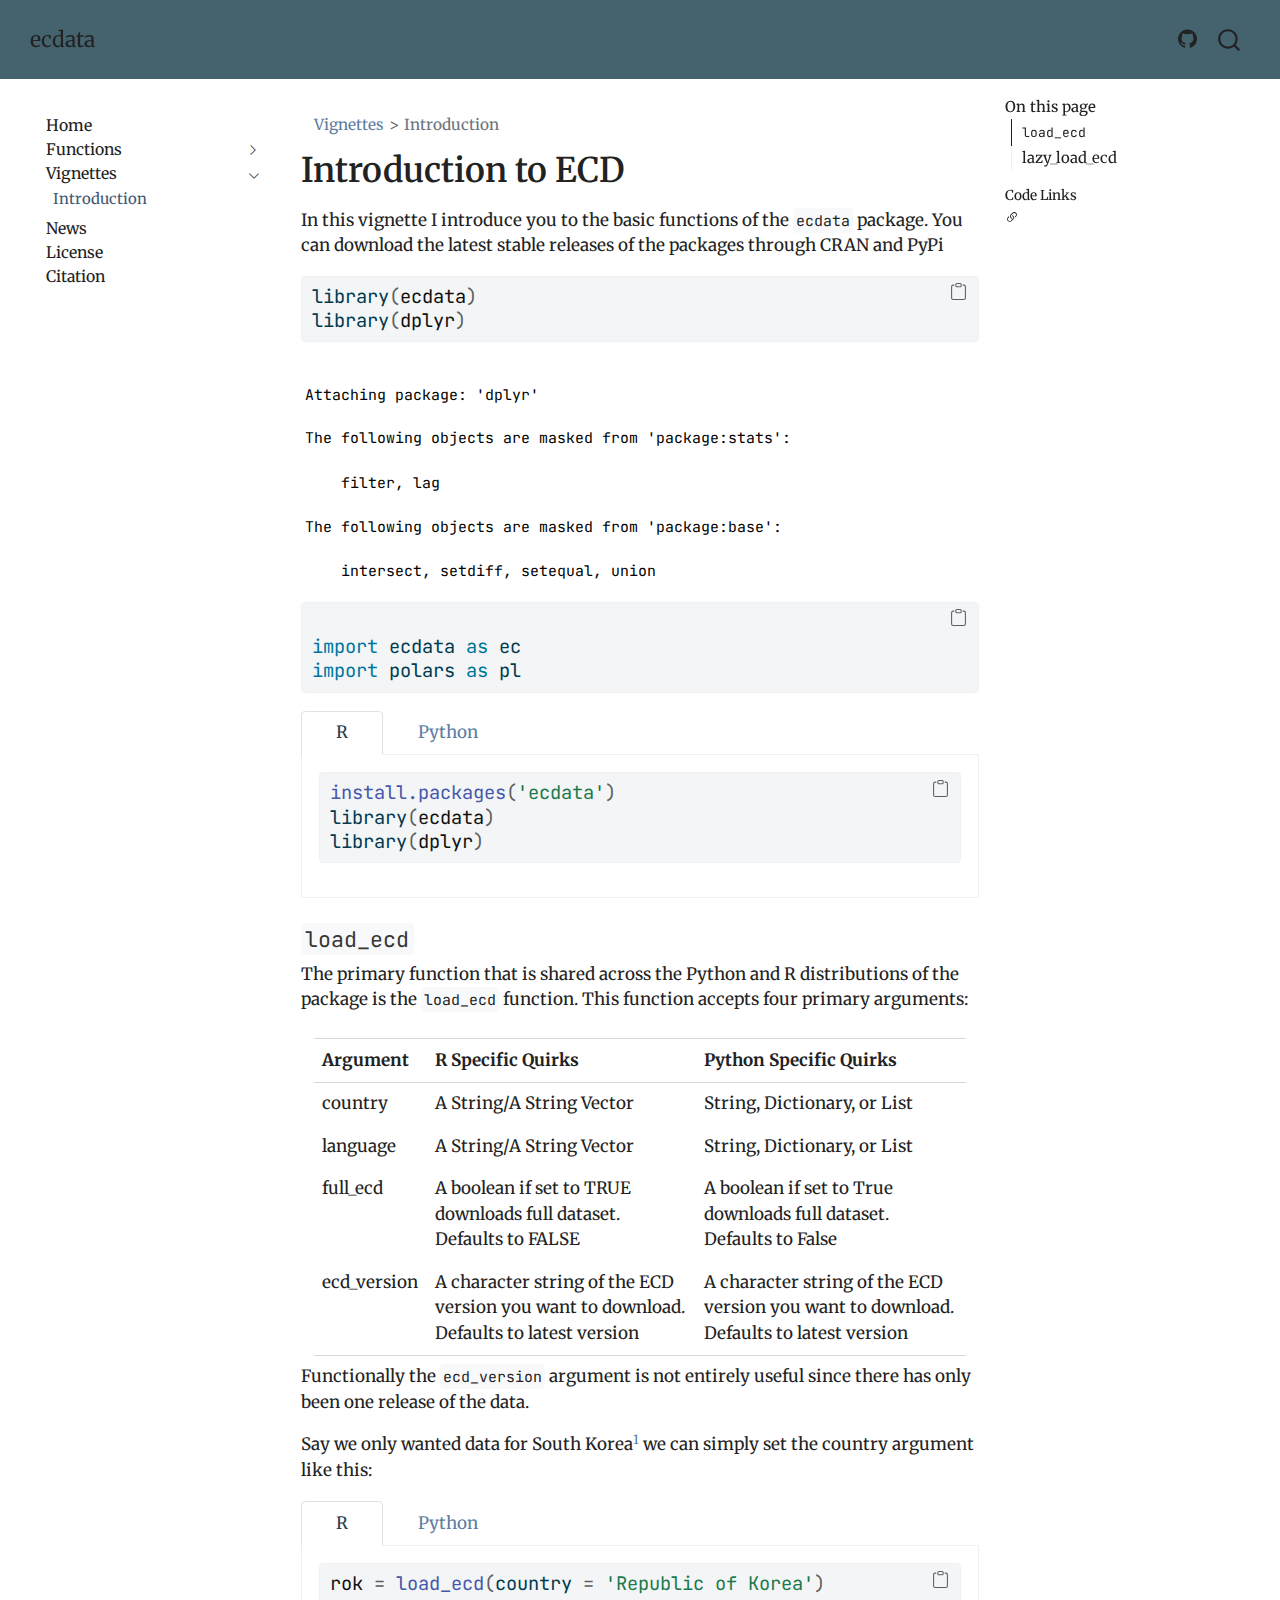
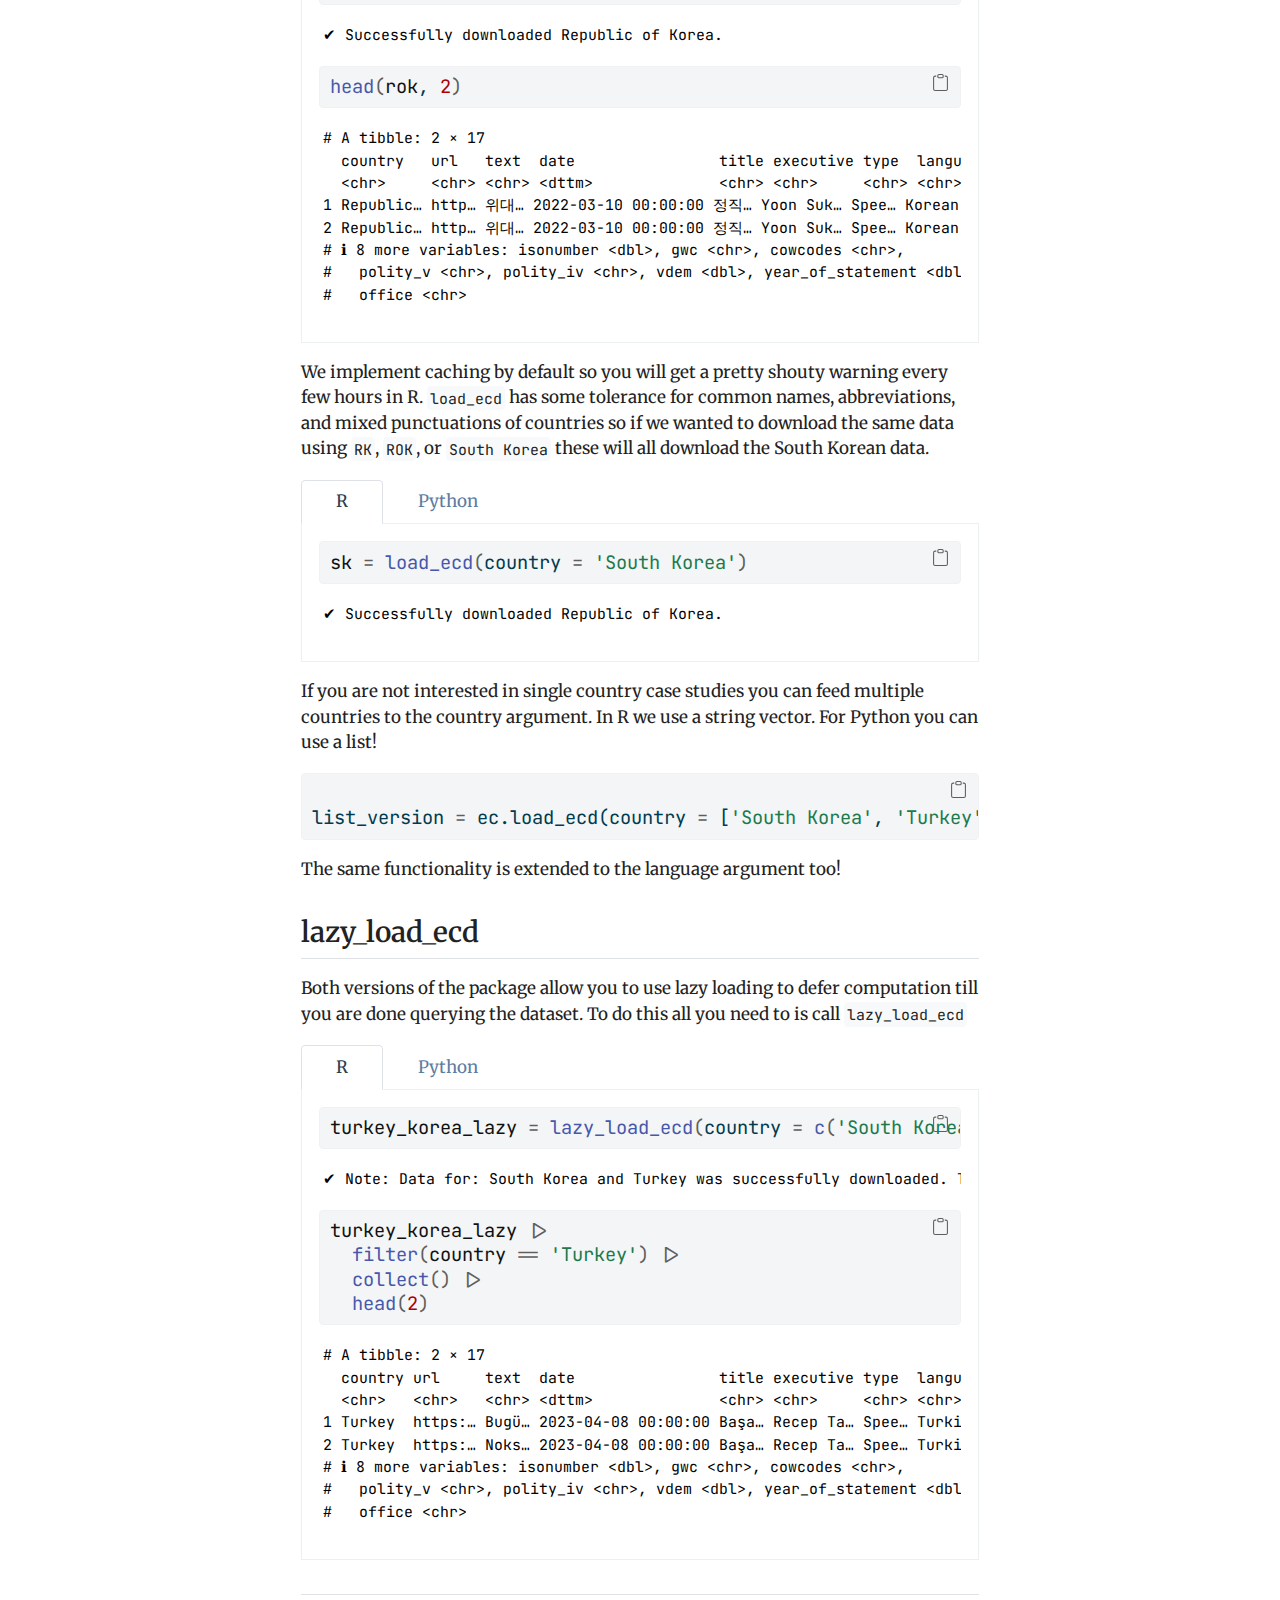
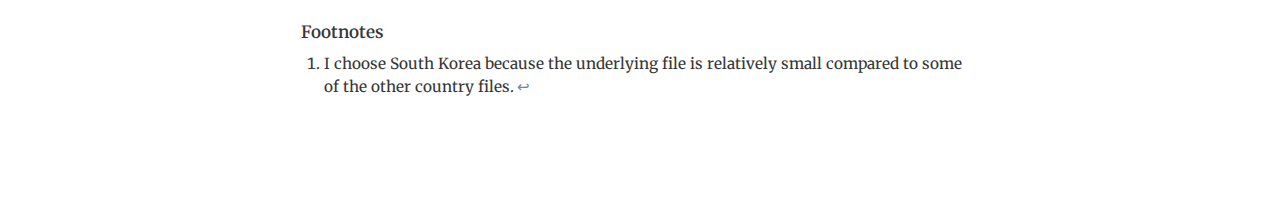
<file: docs/vignettes/introduction.html>
<!DOCTYPE html>
<html xmlns="http://www.w3.org/1999/xhtml" lang="en" xml:lang="en"><head>
<meta http-equiv="Content-Type" content="text/html; charset=UTF-8">
<meta charset="utf-8">
<meta name="generator" content="quarto-1.6.35">
<meta name="viewport" content="width=device-width, initial-scale=1.0, user-scalable=yes">
<title>Introduction to ECD – ecdata</title>
<style>
code{white-space: pre-wrap;}
span.smallcaps{font-variant: small-caps;}
div.columns{display: flex; gap: min(4vw, 1.5em);}
div.column{flex: auto; overflow-x: auto;}
div.hanging-indent{margin-left: 1.5em; text-indent: -1.5em;}
ul.task-list{list-style: none;}
ul.task-list li input[type="checkbox"] {
  width: 0.8em;
  margin: 0 0.8em 0.2em -1em; /* quarto-specific, see https://github.com/quarto-dev/quarto-cli/issues/4556 */ 
  vertical-align: middle;
}
/* CSS for syntax highlighting */
pre > code.sourceCode { white-space: pre; position: relative; }
pre > code.sourceCode > span { line-height: 1.25; }
pre > code.sourceCode > span:empty { height: 1.2em; }
.sourceCode { overflow: visible; }
code.sourceCode > span { color: inherit; text-decoration: inherit; }
div.sourceCode { margin: 1em 0; }
pre.sourceCode { margin: 0; }
@media screen {
div.sourceCode { overflow: auto; }
}
@media print {
pre > code.sourceCode { white-space: pre-wrap; }
pre > code.sourceCode > span { display: inline-block; text-indent: -5em; padding-left: 5em; }
}
pre.numberSource code
  { counter-reset: source-line 0; }
pre.numberSource code > span
  { position: relative; left: -4em; counter-increment: source-line; }
pre.numberSource code > span > a:first-child::before
  { content: counter(source-line);
    position: relative; left: -1em; text-align: right; vertical-align: baseline;
    border: none; display: inline-block;
    -webkit-touch-callout: none; -webkit-user-select: none;
    -khtml-user-select: none; -moz-user-select: none;
    -ms-user-select: none; user-select: none;
    padding: 0 4px; width: 4em;
  }
pre.numberSource { margin-left: 3em;  padding-left: 4px; }
div.sourceCode
  {   }
@media screen {
pre > code.sourceCode > span > a:first-child::before { text-decoration: underline; }
}
</style>

<script src="../site_libs/quarto-nav/quarto-nav.js"></script>
<script src="../site_libs/quarto-nav/headroom.min.js"></script>
<script src="../site_libs/clipboard/clipboard.min.js"></script>
<script src="../site_libs/quarto-search/autocomplete.umd.js"></script>
<script src="../site_libs/quarto-search/fuse.min.js"></script>
<script src="../site_libs/quarto-search/quarto-search.js"></script>
<meta name="quarto:offset" content="../">
<script src="../site_libs/quarto-html/quarto.js"></script>
<script src="../site_libs/quarto-html/popper.min.js"></script>
<script src="../site_libs/quarto-html/tippy.umd.min.js"></script>
<script src="../site_libs/quarto-html/anchor.min.js"></script>
<link href="../site_libs/quarto-html/tippy.css" rel="stylesheet">
<link href="../site_libs/quarto-html/quarto-syntax-highlighting-ae7a46b1a6c1441764801504767e47e7.css" rel="stylesheet" id="quarto-text-highlighting-styles">
<script src="../site_libs/bootstrap/bootstrap.min.js"></script>
<link href="../site_libs/bootstrap/bootstrap-icons.css" rel="stylesheet">
<link href="../site_libs/bootstrap/bootstrap-abed174b956118bde64ca1d36480d76f.min.css" rel="stylesheet" append-hash="true" id="quarto-bootstrap" data-mode="light"><script id="quarto-search-options" type="application/json">{
  "location": "navbar",
  "copy-button": false,
  "collapse-after": 3,
  "panel-placement": "end",
  "type": "overlay",
  "limit": 50,
  "keyboard-shortcut": [
    "f",
    "/",
    "s"
  ],
  "show-item-context": false,
  "language": {
    "search-no-results-text": "No results",
    "search-matching-documents-text": "matching documents",
    "search-copy-link-title": "Copy link to search",
    "search-hide-matches-text": "Hide additional matches",
    "search-more-match-text": "more match in this document",
    "search-more-matches-text": "more matches in this document",
    "search-clear-button-title": "Clear",
    "search-text-placeholder": "",
    "search-detached-cancel-button-title": "Cancel",
    "search-submit-button-title": "Submit",
    "search-label": "Search"
  }
}</script>
</head>
<body class="nav-sidebar floating nav-fixed">

<div id="quarto-search-results"></div>
  <header id="quarto-header" class="headroom fixed-top"><nav class="navbar navbar-expand-lg " data-bs-theme="dark"><div class="navbar-container container-fluid">
      <div class="navbar-brand-container mx-auto">
    <a class="navbar-brand" href="../index.html">
    <span class="navbar-title">ecdata</span>
    </a>
  </div>
            <div id="quarto-search" class="" title="Search"></div>
          <button class="navbar-toggler" type="button" data-bs-toggle="collapse" data-bs-target="#navbarCollapse" aria-controls="navbarCollapse" role="menu" aria-expanded="false" aria-label="Toggle navigation" onclick="if (window.quartoToggleHeadroom) { window.quartoToggleHeadroom(); }">
  <span class="navbar-toggler-icon"></span>
</button>
          <div class="collapse navbar-collapse" id="navbarCollapse">
            <ul class="navbar-nav navbar-nav-scroll ms-auto">
<li class="nav-item compact">
    <a class="nav-link" href="https://github.com/Executive-Communications-Dataset/ecdata"> <i class="bi bi-github" role="img" aria-label="ecdata GitHub">
</i> 
<span class="menu-text"></span></a>
  </li>  
</ul>
</div> <!-- /navcollapse -->
            <div class="quarto-navbar-tools">
</div>
      </div> <!-- /container-fluid -->
    </nav><nav class="quarto-secondary-nav"><div class="container-fluid d-flex">
      <button type="button" class="quarto-btn-toggle btn" data-bs-toggle="collapse" role="button" data-bs-target=".quarto-sidebar-collapse-item" aria-controls="quarto-sidebar" aria-expanded="false" aria-label="Toggle sidebar navigation" onclick="if (window.quartoToggleHeadroom) { window.quartoToggleHeadroom(); }">
        <i class="bi bi-layout-text-sidebar-reverse"></i>
      </button>
        <nav class="quarto-page-breadcrumbs" aria-label="breadcrumb"><ol class="breadcrumb"><li class="breadcrumb-item"><a href="../vignettes/introduction.html">Vignettes</a></li><li class="breadcrumb-item"><a href="../vignettes/introduction.html">Introduction</a></li></ol></nav>
        <a class="flex-grow-1" role="navigation" data-bs-toggle="collapse" data-bs-target=".quarto-sidebar-collapse-item" aria-controls="quarto-sidebar" aria-expanded="false" aria-label="Toggle sidebar navigation" onclick="if (window.quartoToggleHeadroom) { window.quartoToggleHeadroom(); }">      
        </a>
    </div>
  </nav></header><!-- content --><div id="quarto-content" class="quarto-container page-columns page-rows-contents page-layout-article page-navbar">
<!-- sidebar -->
  <nav id="quarto-sidebar" class="sidebar collapse collapse-horizontal quarto-sidebar-collapse-item sidebar-navigation floating overflow-auto"><div class="sidebar-menu-container"> 
    <ul class="list-unstyled mt-1">
<li class="sidebar-item">
  <div class="sidebar-item-container"> 
  <a href="../index.qmd" class="sidebar-item-text sidebar-link">
 <span class="menu-text">Home</span></a>
  </div>
</li>
        <li class="sidebar-item sidebar-item-section">
      <div class="sidebar-item-container"> 
            <a class="sidebar-item-text sidebar-link text-start collapsed" data-bs-toggle="collapse" data-bs-target="#quarto-sidebar-section-1" role="navigation" aria-expanded="false">
 <span class="menu-text">Functions</span></a>
          <a class="sidebar-item-toggle text-start collapsed" data-bs-toggle="collapse" data-bs-target="#quarto-sidebar-section-1" role="navigation" aria-expanded="false" aria-label="Toggle section">
            <i class="bi bi-chevron-right ms-2"></i>
          </a> 
      </div>
      <ul id="quarto-sidebar-section-1" class="collapse list-unstyled sidebar-section depth1 ">
<li class="sidebar-item">
  <div class="sidebar-item-container"> 
  <a href="../man/ecd_country_dictionary.html" class="sidebar-item-text sidebar-link">
 <span class="menu-text"><code>ecd_country_dictionary</code></span></a>
  </div>
</li>
          <li class="sidebar-item">
  <div class="sidebar-item-container"> 
  <a href="../man/ecd_data_dictionary.html" class="sidebar-item-text sidebar-link">
 <span class="menu-text"><code>ecd_data_dictionary</code></span></a>
  </div>
</li>
          <li class="sidebar-item">
  <div class="sidebar-item-container"> 
  <a href="../man/example_scrapper.qmd" class="sidebar-item-text sidebar-link">
 <span class="menu-text"><code>example_scrapper</code></span></a>
  </div>
</li>
          <li class="sidebar-item">
  <div class="sidebar-item-container"> 
  <a href="../man/load_ecd.html" class="sidebar-item-text sidebar-link">
 <span class="menu-text"><code>load_ecd</code></span></a>
  </div>
</li>
          <li class="sidebar-item">
  <div class="sidebar-item-container"> 
  <a href="../man/lazy_load_ecd.html" class="sidebar-item-text sidebar-link">
 <span class="menu-text"><code>lazy_load_ecd</code></span></a>
  </div>
</li>
      </ul>
</li>
        <li class="sidebar-item sidebar-item-section">
      <div class="sidebar-item-container"> 
            <a class="sidebar-item-text sidebar-link text-start" data-bs-toggle="collapse" data-bs-target="#quarto-sidebar-section-2" role="navigation" aria-expanded="true">
 <span class="menu-text">Vignettes</span></a>
          <a class="sidebar-item-toggle text-start" data-bs-toggle="collapse" data-bs-target="#quarto-sidebar-section-2" role="navigation" aria-expanded="true" aria-label="Toggle section">
            <i class="bi bi-chevron-right ms-2"></i>
          </a> 
      </div>
      <ul id="quarto-sidebar-section-2" class="collapse list-unstyled sidebar-section depth1 show">
<li class="sidebar-item">
  <div class="sidebar-item-container"> 
  <a href="../vignettes/introduction.html" class="sidebar-item-text sidebar-link active">
 <span class="menu-text">Introduction</span></a>
  </div>
</li>
      </ul>
</li>
        <li class="sidebar-item">
  <div class="sidebar-item-container"> 
  <a href="../NEWS.html" class="sidebar-item-text sidebar-link">
 <span class="menu-text">News</span></a>
  </div>
</li>
        <li class="sidebar-item">
  <div class="sidebar-item-container"> 
  <a href="../LICENSE.html" class="sidebar-item-text sidebar-link">
 <span class="menu-text">License</span></a>
  </div>
</li>
        <li class="sidebar-item">
  <div class="sidebar-item-container"> 
  <a href="../CITATION.html" class="sidebar-item-text sidebar-link">
 <span class="menu-text">Citation</span></a>
  </div>
</li>
    </ul>
</div>
</nav><div id="quarto-sidebar-glass" class="quarto-sidebar-collapse-item" data-bs-toggle="collapse" data-bs-target=".quarto-sidebar-collapse-item"></div>
<!-- margin-sidebar -->
    <div id="quarto-margin-sidebar" class="sidebar margin-sidebar">
        <nav id="TOC" role="doc-toc" class="toc-active"><h2 id="toc-title">On this page</h2>
   
  <ul>
<li><a href="#load_ecd" id="toc-load_ecd" class="nav-link active" data-scroll-target="#load_ecd"><code>load_ecd</code></a></li>
  <li><a href="#lazy_load_ecd" id="toc-lazy_load_ecd" class="nav-link" data-scroll-target="#lazy_load_ecd">lazy_load_ecd</a></li>
  </ul><div class="quarto-code-links"><h2>Code Links</h2><ul><li><a href="undefined"><i class="bi bi-link-45deg"></i></a></li></ul></div></nav>
    </div>
<!-- main -->
<main class="content" id="quarto-document-content"><header id="title-block-header" class="quarto-title-block default"><nav class="quarto-page-breadcrumbs quarto-title-breadcrumbs d-none d-lg-block" aria-label="breadcrumb"><ol class="breadcrumb"><li class="breadcrumb-item"><a href="../vignettes/introduction.html">Vignettes</a></li><li class="breadcrumb-item"><a href="../vignettes/introduction.html">Introduction</a></li></ol></nav><div class="quarto-title">
<h1 class="title">Introduction to ECD</h1>
</div>



<div class="quarto-title-meta">

    
  
    
  </div>
  


</header><p>In this vignette I introduce you to the basic functions of the <code>ecdata</code> package. You can download the latest stable releases of the packages through CRAN and PyPi</p>
<div class="cell">
<div class="sourceCode" id="cb1"><pre class="downlit sourceCode r code-with-copy"><code class="sourceCode R"><span><span class="kw"><a href="https://rdrr.io/r/base/library.html">library</a></span><span class="op">(</span><span class="va"><a href="https://github.com/Executive-Communications-Dataset/ecdata">ecdata</a></span><span class="op">)</span></span>
<span><span class="kw"><a href="https://rdrr.io/r/base/library.html">library</a></span><span class="op">(</span><span class="va"><a href="https://dplyr.tidyverse.org">dplyr</a></span><span class="op">)</span></span></code><button title="Copy to Clipboard" class="code-copy-button"><i class="bi"></i></button></pre></div>
<div class="cell-output cell-output-stderr">
<pre><code>
Attaching package: 'dplyr'</code></pre>
</div>
<div class="cell-output cell-output-stderr">
<pre><code>The following objects are masked from 'package:stats':

    filter, lag</code></pre>
</div>
<div class="cell-output cell-output-stderr">
<pre><code>The following objects are masked from 'package:base':

    intersect, setdiff, setequal, union</code></pre>
</div>
</div>
<div class="cell">
<div class="sourceCode cell-code" id="cb5"><pre class="sourceCode python code-with-copy"><code class="sourceCode python"><span id="cb5-1"><a href="#cb5-1" aria-hidden="true" tabindex="-1"></a></span>
<span id="cb5-2"><a href="#cb5-2" aria-hidden="true" tabindex="-1"></a><span class="im">import</span> ecdata <span class="im">as</span> ec</span>
<span id="cb5-3"><a href="#cb5-3" aria-hidden="true" tabindex="-1"></a><span class="im">import</span> polars <span class="im">as</span> pl</span></code><button title="Copy to Clipboard" class="code-copy-button"><i class="bi"></i></button></pre></div>
</div>
<div class="tabset-margin-container"></div><div class="panel-tabset">
<ul class="nav nav-tabs" role="tablist">
<li class="nav-item" role="presentation"><a class="nav-link active" id="tabset-1-1-tab" data-bs-toggle="tab" data-bs-target="#tabset-1-1" role="tab" aria-controls="tabset-1-1" aria-selected="true" aria-current="page">R</a></li>
<li class="nav-item" role="presentation"><a class="nav-link" id="tabset-1-2-tab" data-bs-toggle="tab" data-bs-target="#tabset-1-2" role="tab" aria-controls="tabset-1-2" aria-selected="false">Python</a></li>
</ul>
<div class="tab-content">
<div id="tabset-1-1" class="tab-pane active" role="tabpanel" aria-labelledby="tabset-1-1-tab">
<div class="cell">
<div class="sourceCode" id="cb6"><pre class="downlit sourceCode r code-with-copy"><code class="sourceCode R"><span><span class="fu"><a href="https://rdrr.io/r/utils/install.packages.html">install.packages</a></span><span class="op">(</span><span class="st">'ecdata'</span><span class="op">)</span></span>
<span><span class="kw"><a href="https://rdrr.io/r/base/library.html">library</a></span><span class="op">(</span><span class="va"><a href="https://github.com/Executive-Communications-Dataset/ecdata">ecdata</a></span><span class="op">)</span></span>
<span><span class="kw"><a href="https://rdrr.io/r/base/library.html">library</a></span><span class="op">(</span><span class="va"><a href="https://dplyr.tidyverse.org">dplyr</a></span><span class="op">)</span></span></code><button title="Copy to Clipboard" class="code-copy-button"><i class="bi"></i></button></pre></div>
</div>
</div>
<div id="tabset-1-2" class="tab-pane" role="tabpanel" aria-labelledby="tabset-1-2-tab">
<div class="cell">
<div class="sourceCode cell-code" id="cb7"><pre class="sourceCode python code-with-copy"><code class="sourceCode python"><span id="cb7-1"><a href="#cb7-1" aria-hidden="true" tabindex="-1"></a><span class="op">%</span>pip install ecdata</span>
<span id="cb7-2"><a href="#cb7-2" aria-hidden="true" tabindex="-1"></a><span class="op">%</span>pip install polars</span>
<span id="cb7-3"><a href="#cb7-3" aria-hidden="true" tabindex="-1"></a></span>
<span id="cb7-4"><a href="#cb7-4" aria-hidden="true" tabindex="-1"></a><span class="im">import</span> ecdata <span class="im">as</span> ec</span>
<span id="cb7-5"><a href="#cb7-5" aria-hidden="true" tabindex="-1"></a><span class="im">import</span> polars <span class="im">as</span> pl</span></code><button title="Copy to Clipboard" class="code-copy-button"><i class="bi"></i></button></pre></div>
</div>
</div>
</div>
</div>
<section id="load_ecd" class="level3"><h3 class="anchored" data-anchor-id="load_ecd"><code>load_ecd</code></h3>
<p>The primary function that is shared across the Python and R distributions of the package is the <code>load_ecd</code> function. This function accepts four primary arguments:</p>
<div class="cell">
<div class="cell-output-display">
<!-- preamble start -->

    <script>

      function styleCell_ghcdyztzx35bg94fxv9r(i, j, css_id) {
          var table = document.getElementById("tinytable_ghcdyztzx35bg94fxv9r");
          var cell = table.rows[i]?.cells[j];  // Safe navigation to avoid errors
          if (cell) {
              console.log(`Styling cell at (${i}, ${j}) with class ${css_id}`);
              cell.classList.add(css_id);
          } else {
              console.warn(`Cell at (${i}, ${j}) not found.`);
          }
      }
      function insertSpanRow(i, colspan, content) {
        var table = document.getElementById('tinytable_ghcdyztzx35bg94fxv9r');
        var newRow = table.insertRow(i);
        var newCell = newRow.insertCell(0);
        newCell.setAttribute("colspan", colspan);
        // newCell.innerText = content;
        // this may be unsafe, but innerText does not interpret <br>
        newCell.innerHTML = content;
      }
      function spanCell_ghcdyztzx35bg94fxv9r(i, j, rowspan, colspan) {
        var table = document.getElementById("tinytable_ghcdyztzx35bg94fxv9r");
        const targetRow = table.rows[i];
        const targetCell = targetRow.cells[j];
        for (let r = 0; r < rowspan; r++) {
          // Only start deleting cells to the right for the first row (r == 0)
          if (r === 0) {
            // Delete cells to the right of the target cell in the first row
            for (let c = colspan - 1; c > 0; c--) {
              if (table.rows[i + r].cells[j + c]) {
                table.rows[i + r].deleteCell(j + c);
              }
            }
          }
          // For rows below the first, delete starting from the target column
          if (r > 0) {
            for (let c = colspan - 1; c >= 0; c--) {
              if (table.rows[i + r] && table.rows[i + r].cells[j]) {
                table.rows[i + r].deleteCell(j);
              }
            }
          }
        }
        // Set rowspan and colspan of the target cell
        targetCell.rowSpan = rowspan;
        targetCell.colSpan = colspan;
      }
      // tinytable span after
      window.addEventListener('load', function () {
          var cellsToStyle = [
            // tinytable style arrays after
          { positions: [ { i: 4, j: 0 }, { i: 4, j: 1 }, { i: 4, j: 2 },  ], css_id: 'tinytable_css_gmas4taic659g1yvkvv8',}, 
          { positions: [ { i: 0, j: 0 }, { i: 0, j: 1 }, { i: 0, j: 2 },  ], css_id: 'tinytable_css_34rgrak2gp1jliffpopb',}, 
          ];

          // Loop over the arrays to style the cells
          cellsToStyle.forEach(function (group) {
              group.positions.forEach(function (cell) {
                  styleCell_ghcdyztzx35bg94fxv9r(cell.i, cell.j, group.css_id);
              });
          });
      });
    </script><style>
      /* tinytable css entries after */
      .table td.tinytable_css_gmas4taic659g1yvkvv8, .table th.tinytable_css_gmas4taic659g1yvkvv8 { border-bottom: solid #d3d8dc 0.1em; }
      .table td.tinytable_css_34rgrak2gp1jliffpopb, .table th.tinytable_css_34rgrak2gp1jliffpopb { border-top: solid #d3d8dc 0.1em; border-bottom: solid #d3d8dc 0.05em; }
    </style>
<div class="container">
      <table class="table table-borderless" id="tinytable_ghcdyztzx35bg94fxv9r" style="width: auto; margin-left: auto; margin-right: auto;" data-quarto-disable-processing="true">
<thead><tr>
<th scope="col">Argument</th>
                <th scope="col">R Specific Quirks</th>
                <th scope="col">Python Specific Quirks</th>
              </tr></thead>
<tbody>
<tr>
<td>country    </td>
                  <td>A String/A String Vector                                                              </td>
                  <td>String, Dictionary, or List                                                           </td>
                </tr>
<tr>
<td>language   </td>
                  <td>A String/A String Vector                                                              </td>
                  <td>String, Dictionary, or List                                                           </td>
                </tr>
<tr>
<td>full_ecd   </td>
                  <td>A boolean if set to TRUE downloads full dataset. Defaults to FALSE                    </td>
                  <td>A boolean if set to True downloads full dataset. Defaults to False                    </td>
                </tr>
<tr>
<td>ecd_version</td>
                  <td>A character string of the ECD version you want to download. Defaults to latest version</td>
                  <td>A character string of the ECD version you want to download. Defaults to latest version</td>
                </tr>
</tbody>
</table>
</div>
<!-- hack to avoid NA insertion in last line -->
</div>
</div>
<p>Functionally the <code>ecd_version</code> argument is not entirely useful since there has only been one release of the data.</p>
<p>Say we only wanted data for South Korea<a href="#fn1" class="footnote-ref" id="fnref1" role="doc-noteref"><sup>1</sup></a> we can simply set the country argument like this:</p>
<div class="tabset-margin-container"></div><div class="panel-tabset">
<ul class="nav nav-tabs" role="tablist">
<li class="nav-item" role="presentation"><a class="nav-link active" id="tabset-2-1-tab" data-bs-toggle="tab" data-bs-target="#tabset-2-1" role="tab" aria-controls="tabset-2-1" aria-selected="true">R</a></li>
<li class="nav-item" role="presentation"><a class="nav-link" id="tabset-2-2-tab" data-bs-toggle="tab" data-bs-target="#tabset-2-2" role="tab" aria-controls="tabset-2-2" aria-selected="false">Python</a></li>
</ul>
<div class="tab-content">
<div id="tabset-2-1" class="tab-pane active" role="tabpanel" aria-labelledby="tabset-2-1-tab">
<div class="cell">
<div class="sourceCode" id="cb8"><pre class="downlit sourceCode r code-with-copy"><code class="sourceCode R"><span><span class="va">rok</span> <span class="op">=</span> <span class="fu"><a href="https://rdrr.io/pkg/ecdata/man/load_ecd.html">load_ecd</a></span><span class="op">(</span>country <span class="op">=</span> <span class="st">'Republic of Korea'</span><span class="op">)</span></span></code><button title="Copy to Clipboard" class="code-copy-button"><i class="bi"></i></button></pre></div>
<div class="cell-output cell-output-stderr">
<pre><code>✔ Successfully downloaded Republic of Korea.</code></pre>
</div>
<div class="sourceCode" id="cb10"><pre class="downlit sourceCode r code-with-copy"><code class="sourceCode R"><span><span class="fu"><a href="https://rdrr.io/r/utils/head.html">head</a></span><span class="op">(</span><span class="va">rok</span>, <span class="fl">2</span><span class="op">)</span></span></code><button title="Copy to Clipboard" class="code-copy-button"><i class="bi"></i></button></pre></div>
<div class="cell-output cell-output-stdout">
<pre><code># A tibble: 2 × 17
  country   url   text  date                title executive type  language file 
  &lt;chr&gt;     &lt;chr&gt; &lt;chr&gt; &lt;dttm&gt;              &lt;chr&gt; &lt;chr&gt;     &lt;chr&gt; &lt;chr&gt;    &lt;chr&gt;
1 Republic… http… 위대… 2022-03-10 00:00:00 정직… Yoon Suk… Spee… Korean   &lt;NA&gt; 
2 Republic… http… 위대… 2022-03-10 00:00:00 정직… Yoon Suk… Spee… Korean   &lt;NA&gt; 
# ℹ 8 more variables: isonumber &lt;dbl&gt;, gwc &lt;chr&gt;, cowcodes &lt;chr&gt;,
#   polity_v &lt;chr&gt;, polity_iv &lt;chr&gt;, vdem &lt;dbl&gt;, year_of_statement &lt;dbl&gt;,
#   office &lt;chr&gt;</code></pre>
</div>
</div>
</div>
<div id="tabset-2-2" class="tab-pane" role="tabpanel" aria-labelledby="tabset-2-2-tab">
<div class="cell">
<div class="sourceCode cell-code" id="cb12"><pre class="sourceCode python code-with-copy"><code class="sourceCode python"><span id="cb12-1"><a href="#cb12-1" aria-hidden="true" tabindex="-1"></a>rok <span class="op">=</span> ec.load_ecd(country <span class="op">=</span> <span class="st">'Republic of Korea'</span>, ecd_version <span class="op">=</span> <span class="st">'1.0.0'</span>, cache <span class="op">=</span> <span class="va">False</span>)</span>
<span id="cb12-2"><a href="#cb12-2" aria-hidden="true" tabindex="-1"></a></span>
<span id="cb12-3"><a href="#cb12-3" aria-hidden="true" tabindex="-1"></a>rok.head(<span class="dv">2</span>)</span></code><button title="Copy to Clipboard" class="code-copy-button"><i class="bi"></i></button></pre></div>
<div class="cell-output-display">
<div>
<style>
.dataframe > thead > tr,
.dataframe > tbody > tr {
  text-align: right;
  white-space: pre-wrap;
}
</style>
<small>shape: (2, 17)</small>
<table class="dataframe caption-top table table-sm table-striped small" data-quarto-postprocess="true" data-border="1">
<thead>
<tr class="header">
<th data-quarto-table-cell-role="th">country</th>
<th data-quarto-table-cell-role="th">url</th>
<th data-quarto-table-cell-role="th">text</th>
<th data-quarto-table-cell-role="th">date</th>
<th data-quarto-table-cell-role="th">title</th>
<th data-quarto-table-cell-role="th">executive</th>
<th data-quarto-table-cell-role="th">type</th>
<th data-quarto-table-cell-role="th">language</th>
<th data-quarto-table-cell-role="th">file</th>
<th data-quarto-table-cell-role="th">isonumber</th>
<th data-quarto-table-cell-role="th">gwc</th>
<th data-quarto-table-cell-role="th">cowcodes</th>
<th data-quarto-table-cell-role="th">polity_v</th>
<th data-quarto-table-cell-role="th">polity_iv</th>
<th data-quarto-table-cell-role="th">vdem</th>
<th data-quarto-table-cell-role="th">year_of_statement</th>
<th data-quarto-table-cell-role="th">office</th>
</tr>
<tr class="even">
<th>str</th>
<th>str</th>
<th>str</th>
<th>datetime[μs, UTC]</th>
<th>str</th>
<th>str</th>
<th>str</th>
<th>str</th>
<th>str</th>
<th>f64</th>
<th>str</th>
<th>str</th>
<th>str</th>
<th>str</th>
<th>f64</th>
<th>f64</th>
<th>str</th>
</tr>
</thead>
<tbody>
<tr class="odd">
<td>"Republic of Korea"</td>
<td>"https://www.president.go.kr/pr…</td>
<td>"​위대하고 자랑스러운 국민 여러분!&nbsp;고맙습니다.&nbsp;다시 …</td>
<td>2022-03-10 00:00:00 UTC</td>
<td>"정직한 정부, 정직한 대통령 되겠습니다."</td>
<td>"Yoon Suk Yeol"</td>
<td>"Speech"</td>
<td>"Korean"</td>
<td>null</td>
<td>410.0</td>
<td>"ROK"</td>
<td>"ROK"</td>
<td>"ROK"</td>
<td>"ROK"</td>
<td>42.0</td>
<td>2022.0</td>
<td>null</td>
</tr>
<tr class="even">
<td>"Republic of Korea"</td>
<td>"https://www.president.go.kr/pr…</td>
<td>"​위대하고 자랑스러운 국민 여러분!&nbsp;고맙습니다.&nbsp;다시 …</td>
<td>2022-03-10 00:00:00 UTC</td>
<td>"정직한 정부, 정직한 대통령 되겠습니다."</td>
<td>"Yoon Suk Yeol"</td>
<td>"Speech"</td>
<td>"Korean"</td>
<td>null</td>
<td>410.0</td>
<td>"ROK"</td>
<td>"ROK"</td>
<td>"ROK"</td>
<td>"ROK"</td>
<td>42.0</td>
<td>2022.0</td>
<td>null</td>
</tr>
</tbody>
</table>
</div>
</div>
</div>
</div>
</div>
</div>
<p>We implement caching by default so you will get a pretty shouty warning every few hours in R. <code>load_ecd</code> has some tolerance for common names, abbreviations, and mixed punctuations of countries so if we wanted to download the same data using <code>RK</code>, <code>ROK</code>, or <code>South Korea</code> these will all download the South Korean data.</p>
<div class="tabset-margin-container"></div><div class="panel-tabset">
<ul class="nav nav-tabs" role="tablist">
<li class="nav-item" role="presentation"><a class="nav-link active" id="tabset-3-1-tab" data-bs-toggle="tab" data-bs-target="#tabset-3-1" role="tab" aria-controls="tabset-3-1" aria-selected="true">R</a></li>
<li class="nav-item" role="presentation"><a class="nav-link" id="tabset-3-2-tab" data-bs-toggle="tab" data-bs-target="#tabset-3-2" role="tab" aria-controls="tabset-3-2" aria-selected="false">Python</a></li>
</ul>
<div class="tab-content">
<div id="tabset-3-1" class="tab-pane active" role="tabpanel" aria-labelledby="tabset-3-1-tab">
<div class="cell">
<div class="sourceCode" id="cb13"><pre class="downlit sourceCode r code-with-copy"><code class="sourceCode R"><span><span class="va">sk</span> <span class="op">=</span> <span class="fu"><a href="https://rdrr.io/pkg/ecdata/man/load_ecd.html">load_ecd</a></span><span class="op">(</span>country <span class="op">=</span> <span class="st">'South Korea'</span><span class="op">)</span></span></code><button title="Copy to Clipboard" class="code-copy-button"><i class="bi"></i></button></pre></div>
<div class="cell-output cell-output-stderr">
<pre><code>✔ Successfully downloaded Republic of Korea.</code></pre>
</div>
</div>
</div>
<div id="tabset-3-2" class="tab-pane" role="tabpanel" aria-labelledby="tabset-3-2-tab">
<div class="cell">
<div class="sourceCode cell-code" id="cb15"><pre class="sourceCode python code-with-copy"><code class="sourceCode python"><span id="cb15-1"><a href="#cb15-1" aria-hidden="true" tabindex="-1"></a></span>
<span id="cb15-2"><a href="#cb15-2" aria-hidden="true" tabindex="-1"></a>sk <span class="op">=</span> ec.load_ecd(country <span class="op">=</span> <span class="st">'South Korea'</span>)</span></code><button title="Copy to Clipboard" class="code-copy-button"><i class="bi"></i></button></pre></div>
</div>
</div>
</div>
</div>
<p>If you are not interested in single country case studies you can feed multiple countries to the country argument. In R we use a string vector. For Python you can use a list!</p>
<div class="cell">
<div class="sourceCode cell-code" id="cb16"><pre class="sourceCode python code-with-copy"><code class="sourceCode python"><span id="cb16-1"><a href="#cb16-1" aria-hidden="true" tabindex="-1"></a></span>
<span id="cb16-2"><a href="#cb16-2" aria-hidden="true" tabindex="-1"></a>list_version <span class="op">=</span> ec.load_ecd(country <span class="op">=</span> [<span class="st">'South Korea'</span>, <span class="st">'Turkey'</span>])</span></code><button title="Copy to Clipboard" class="code-copy-button"><i class="bi"></i></button></pre></div>
</div>
<p>The same functionality is extended to the language argument too!</p>
</section><section id="lazy_load_ecd" class="level2"><h2 class="anchored" data-anchor-id="lazy_load_ecd">lazy_load_ecd</h2>
<p>Both versions of the package allow you to use lazy loading to defer computation till you are done querying the dataset. To do this all you need to is call <code>lazy_load_ecd</code></p>
<div class="tabset-margin-container"></div><div class="panel-tabset">
<ul class="nav nav-tabs" role="tablist">
<li class="nav-item" role="presentation"><a class="nav-link active" id="tabset-4-1-tab" data-bs-toggle="tab" data-bs-target="#tabset-4-1" role="tab" aria-controls="tabset-4-1" aria-selected="true">R</a></li>
<li class="nav-item" role="presentation"><a class="nav-link" id="tabset-4-2-tab" data-bs-toggle="tab" data-bs-target="#tabset-4-2" role="tab" aria-controls="tabset-4-2" aria-selected="false">Python</a></li>
</ul>
<div class="tab-content">
<div id="tabset-4-1" class="tab-pane active" role="tabpanel" aria-labelledby="tabset-4-1-tab">
<div class="cell">
<div class="sourceCode" id="cb17"><pre class="downlit sourceCode r code-with-copy"><code class="sourceCode R"><span><span class="va">turkey_korea_lazy</span> <span class="op">=</span> <span class="fu"><a href="https://rdrr.io/pkg/ecdata/man/lazy_load_ecd.html">lazy_load_ecd</a></span><span class="op">(</span>country <span class="op">=</span> <span class="fu"><a href="https://rdrr.io/r/base/c.html">c</a></span><span class="op">(</span><span class="st">'South Korea'</span>, <span class="st">'Turkey'</span><span class="op">)</span><span class="op">)</span> </span></code><button title="Copy to Clipboard" class="code-copy-button"><i class="bi"></i></button></pre></div>
<div class="cell-output cell-output-stderr">
<pre><code>✔ Note: Data for: South Korea and Turkey was successfully downloaded. To bring data into memory call dplyr::collect()</code></pre>
</div>
<div class="sourceCode" id="cb19"><pre class="downlit sourceCode r code-with-copy"><code class="sourceCode R"><span><span class="va">turkey_korea_lazy</span> <span class="op">|&gt;</span></span>
<span>  <span class="fu"><a href="https://dplyr.tidyverse.org/reference/filter.html">filter</a></span><span class="op">(</span><span class="va">country</span> <span class="op">==</span> <span class="st">'Turkey'</span><span class="op">)</span> <span class="op">|&gt;</span></span>
<span>  <span class="fu"><a href="https://dplyr.tidyverse.org/reference/compute.html">collect</a></span><span class="op">(</span><span class="op">)</span> <span class="op">|&gt;</span></span>
<span>  <span class="fu"><a href="https://rdrr.io/r/utils/head.html">head</a></span><span class="op">(</span><span class="fl">2</span><span class="op">)</span></span></code><button title="Copy to Clipboard" class="code-copy-button"><i class="bi"></i></button></pre></div>
<div class="cell-output cell-output-stdout">
<pre><code># A tibble: 2 × 17
  country url     text  date                title executive type  language file 
  &lt;chr&gt;   &lt;chr&gt;   &lt;chr&gt; &lt;dttm&gt;              &lt;chr&gt; &lt;chr&gt;     &lt;chr&gt; &lt;chr&gt;    &lt;chr&gt;
1 Turkey  https:… Bugü… 2023-04-08 00:00:00 Başa… Recep Ta… Spee… Turkish  &lt;NA&gt; 
2 Turkey  https:… Noks… 2023-04-08 00:00:00 Başa… Recep Ta… Spee… Turkish  &lt;NA&gt; 
# ℹ 8 more variables: isonumber &lt;dbl&gt;, gwc &lt;chr&gt;, cowcodes &lt;chr&gt;,
#   polity_v &lt;chr&gt;, polity_iv &lt;chr&gt;, vdem &lt;dbl&gt;, year_of_statement &lt;dbl&gt;,
#   office &lt;chr&gt;</code></pre>
</div>
</div>
</div>
<div id="tabset-4-2" class="tab-pane" role="tabpanel" aria-labelledby="tabset-4-2-tab">
<div class="cell">
<div class="sourceCode cell-code" id="cb21"><pre class="sourceCode python code-with-copy"><code class="sourceCode python"><span id="cb21-1"><a href="#cb21-1" aria-hidden="true" tabindex="-1"></a>turkey_rok_lazy <span class="op">=</span> ec.lazy_load_ecd([<span class="st">'South Korea'</span>,<span class="st">'Turkey'</span>])</span>
<span id="cb21-2"><a href="#cb21-2" aria-hidden="true" tabindex="-1"></a></span>
<span id="cb21-3"><a href="#cb21-3" aria-hidden="true" tabindex="-1"></a>turkey_rok_lazy.<span class="bu">filter</span>(pl.col(<span class="st">'country'</span>) <span class="op">==</span> <span class="st">'Turkey'</span>).collect().head(<span class="dv">2</span>)</span></code><button title="Copy to Clipboard" class="code-copy-button"><i class="bi"></i></button></pre></div>
<div class="cell-output-display">
<div>
<style>
.dataframe > thead > tr,
.dataframe > tbody > tr {
  text-align: right;
  white-space: pre-wrap;
}
</style>
<small>shape: (2, 17)</small>
<table class="dataframe caption-top table table-sm table-striped small" data-quarto-postprocess="true" data-border="1">
<thead>
<tr class="header">
<th data-quarto-table-cell-role="th">country</th>
<th data-quarto-table-cell-role="th">url</th>
<th data-quarto-table-cell-role="th">text</th>
<th data-quarto-table-cell-role="th">date</th>
<th data-quarto-table-cell-role="th">title</th>
<th data-quarto-table-cell-role="th">executive</th>
<th data-quarto-table-cell-role="th">type</th>
<th data-quarto-table-cell-role="th">language</th>
<th data-quarto-table-cell-role="th">file</th>
<th data-quarto-table-cell-role="th">isonumber</th>
<th data-quarto-table-cell-role="th">gwc</th>
<th data-quarto-table-cell-role="th">cowcodes</th>
<th data-quarto-table-cell-role="th">polity_v</th>
<th data-quarto-table-cell-role="th">polity_iv</th>
<th data-quarto-table-cell-role="th">vdem</th>
<th data-quarto-table-cell-role="th">year_of_statement</th>
<th data-quarto-table-cell-role="th">office</th>
</tr>
<tr class="even">
<th>str</th>
<th>str</th>
<th>str</th>
<th>datetime[μs, UTC]</th>
<th>str</th>
<th>str</th>
<th>str</th>
<th>str</th>
<th>str</th>
<th>f64</th>
<th>str</th>
<th>str</th>
<th>str</th>
<th>str</th>
<th>f64</th>
<th>f64</th>
<th>str</th>
</tr>
</thead>
<tbody>
<tr class="odd">
<td>"Turkey"</td>
<td>"https://www.tccb.gov.tr/konusm…</td>
<td>"Türkiye Cumhuriyeti’nin 11. Cu…</td>
<td>2014-08-28 00:00:00 UTC</td>
<td>"Devir Teslim Töreni’nde Yaptık…</td>
<td>"Recep Tayyip Erdogan"</td>
<td>"Speech"</td>
<td>"Turkish"</td>
<td>null</td>
<td>792.0</td>
<td>"TUR"</td>
<td>"TUR"</td>
<td>"TUR"</td>
<td>"TUR"</td>
<td>99.0</td>
<td>2014.0</td>
<td>null</td>
</tr>
<tr class="even">
<td>"Turkey"</td>
<td>"https://www.tccb.gov.tr/konusm…</td>
<td>"Çok Değerli Abdullah Gül Karde…</td>
<td>2014-08-28 00:00:00 UTC</td>
<td>"Devir Teslim Töreni’nde Yaptık…</td>
<td>"Recep Tayyip Erdogan"</td>
<td>"Speech"</td>
<td>"Turkish"</td>
<td>null</td>
<td>792.0</td>
<td>"TUR"</td>
<td>"TUR"</td>
<td>"TUR"</td>
<td>"TUR"</td>
<td>99.0</td>
<td>2014.0</td>
<td>null</td>
</tr>
</tbody>
</table>
</div>
</div>
</div>
</div>
</div>
</div>


</section><div id="quarto-appendix" class="default"><section id="footnotes" class="footnotes footnotes-end-of-document" role="doc-endnotes"><h2 class="anchored quarto-appendix-heading">Footnotes</h2>
<ol>
<li id="fn1"><p>I choose South Korea because the underlying file is relatively small compared to some of the other country files.<a href="#fnref1" class="footnote-back" role="doc-backlink">↩︎</a></p></li>
</ol></section></div></main><!-- /main --><script id="quarto-html-after-body" type="application/javascript">
window.document.addEventListener("DOMContentLoaded", function (event) {
  const toggleBodyColorMode = (bsSheetEl) => {
    const mode = bsSheetEl.getAttribute("data-mode");
    const bodyEl = window.document.querySelector("body");
    if (mode === "dark") {
      bodyEl.classList.add("quarto-dark");
      bodyEl.classList.remove("quarto-light");
    } else {
      bodyEl.classList.add("quarto-light");
      bodyEl.classList.remove("quarto-dark");
    }
  }
  const toggleBodyColorPrimary = () => {
    const bsSheetEl = window.document.querySelector("link#quarto-bootstrap");
    if (bsSheetEl) {
      toggleBodyColorMode(bsSheetEl);
    }
  }
  toggleBodyColorPrimary();  
  const icon = "";
  const anchorJS = new window.AnchorJS();
  anchorJS.options = {
    placement: 'right',
    icon: icon
  };
  anchorJS.add('.anchored');
  const isCodeAnnotation = (el) => {
    for (const clz of el.classList) {
      if (clz.startsWith('code-annotation-')) {                     
        return true;
      }
    }
    return false;
  }
  const onCopySuccess = function(e) {
    // button target
    const button = e.trigger;
    // don't keep focus
    button.blur();
    // flash "checked"
    button.classList.add('code-copy-button-checked');
    var currentTitle = button.getAttribute("title");
    button.setAttribute("title", "Copied!");
    let tooltip;
    if (window.bootstrap) {
      button.setAttribute("data-bs-toggle", "tooltip");
      button.setAttribute("data-bs-placement", "left");
      button.setAttribute("data-bs-title", "Copied!");
      tooltip = new bootstrap.Tooltip(button, 
        { trigger: "manual", 
          customClass: "code-copy-button-tooltip",
          offset: [0, -8]});
      tooltip.show();    
    }
    setTimeout(function() {
      if (tooltip) {
        tooltip.hide();
        button.removeAttribute("data-bs-title");
        button.removeAttribute("data-bs-toggle");
        button.removeAttribute("data-bs-placement");
      }
      button.setAttribute("title", currentTitle);
      button.classList.remove('code-copy-button-checked');
    }, 1000);
    // clear code selection
    e.clearSelection();
  }
  const getTextToCopy = function(trigger) {
      const codeEl = trigger.previousElementSibling.cloneNode(true);
      for (const childEl of codeEl.children) {
        if (isCodeAnnotation(childEl)) {
          childEl.remove();
        }
      }
      return codeEl.innerText;
  }
  const clipboard = new window.ClipboardJS('.code-copy-button:not([data-in-quarto-modal])', {
    text: getTextToCopy
  });
  clipboard.on('success', onCopySuccess);
  if (window.document.getElementById('quarto-embedded-source-code-modal')) {
    const clipboardModal = new window.ClipboardJS('.code-copy-button[data-in-quarto-modal]', {
      text: getTextToCopy,
      container: window.document.getElementById('quarto-embedded-source-code-modal')
    });
    clipboardModal.on('success', onCopySuccess);
  }
    var localhostRegex = new RegExp(/^(?:http|https):\/\/localhost\:?[0-9]*\//);
    var mailtoRegex = new RegExp(/^mailto:/);
      var filterRegex = new RegExp('/' + window.location.host + '/');
    var isInternal = (href) => {
        return filterRegex.test(href) || localhostRegex.test(href) || mailtoRegex.test(href);
    }
    // Inspect non-navigation links and adorn them if external
 	var links = window.document.querySelectorAll('a[href]:not(.nav-link):not(.navbar-brand):not(.toc-action):not(.sidebar-link):not(.sidebar-item-toggle):not(.pagination-link):not(.no-external):not([aria-hidden]):not(.dropdown-item):not(.quarto-navigation-tool):not(.about-link)');
    for (var i=0; i<links.length; i++) {
      const link = links[i];
      if (!isInternal(link.href)) {
        // undo the damage that might have been done by quarto-nav.js in the case of
        // links that we want to consider external
        if (link.dataset.originalHref !== undefined) {
          link.href = link.dataset.originalHref;
        }
      }
    }
  function tippyHover(el, contentFn, onTriggerFn, onUntriggerFn) {
    const config = {
      allowHTML: true,
      maxWidth: 500,
      delay: 100,
      arrow: false,
      appendTo: function(el) {
          return el.parentElement;
      },
      interactive: true,
      interactiveBorder: 10,
      theme: 'quarto',
      placement: 'bottom-start',
    };
    if (contentFn) {
      config.content = contentFn;
    }
    if (onTriggerFn) {
      config.onTrigger = onTriggerFn;
    }
    if (onUntriggerFn) {
      config.onUntrigger = onUntriggerFn;
    }
    window.tippy(el, config); 
  }
  const noterefs = window.document.querySelectorAll('a[role="doc-noteref"]');
  for (var i=0; i<noterefs.length; i++) {
    const ref = noterefs[i];
    tippyHover(ref, function() {
      // use id or data attribute instead here
      let href = ref.getAttribute('data-footnote-href') || ref.getAttribute('href');
      try { href = new URL(href).hash; } catch {}
      const id = href.replace(/^#\/?/, "");
      const note = window.document.getElementById(id);
      if (note) {
        return note.innerHTML;
      } else {
        return "";
      }
    });
  }
  const xrefs = window.document.querySelectorAll('a.quarto-xref');
  const processXRef = (id, note) => {
    // Strip column container classes
    const stripColumnClz = (el) => {
      el.classList.remove("page-full", "page-columns");
      if (el.children) {
        for (const child of el.children) {
          stripColumnClz(child);
        }
      }
    }
    stripColumnClz(note)
    if (id === null || id.startsWith('sec-')) {
      // Special case sections, only their first couple elements
      const container = document.createElement("div");
      if (note.children && note.children.length > 2) {
        container.appendChild(note.children[0].cloneNode(true));
        for (let i = 1; i < note.children.length; i++) {
          const child = note.children[i];
          if (child.tagName === "P" && child.innerText === "") {
            continue;
          } else {
            container.appendChild(child.cloneNode(true));
            break;
          }
        }
        if (window.Quarto?.typesetMath) {
          window.Quarto.typesetMath(container);
        }
        return container.innerHTML
      } else {
        if (window.Quarto?.typesetMath) {
          window.Quarto.typesetMath(note);
        }
        return note.innerHTML;
      }
    } else {
      // Remove any anchor links if they are present
      const anchorLink = note.querySelector('a.anchorjs-link');
      if (anchorLink) {
        anchorLink.remove();
      }
      if (window.Quarto?.typesetMath) {
        window.Quarto.typesetMath(note);
      }
      if (note.classList.contains("callout")) {
        return note.outerHTML;
      } else {
        return note.innerHTML;
      }
    }
  }
  for (var i=0; i<xrefs.length; i++) {
    const xref = xrefs[i];
    tippyHover(xref, undefined, function(instance) {
      instance.disable();
      let url = xref.getAttribute('href');
      let hash = undefined; 
      if (url.startsWith('#')) {
        hash = url;
      } else {
        try { hash = new URL(url).hash; } catch {}
      }
      if (hash) {
        const id = hash.replace(/^#\/?/, "");
        const note = window.document.getElementById(id);
        if (note !== null) {
          try {
            const html = processXRef(id, note.cloneNode(true));
            instance.setContent(html);
          } finally {
            instance.enable();
            instance.show();
          }
        } else {
          // See if we can fetch this
          fetch(url.split('#')[0])
          .then(res => res.text())
          .then(html => {
            const parser = new DOMParser();
            const htmlDoc = parser.parseFromString(html, "text/html");
            const note = htmlDoc.getElementById(id);
            if (note !== null) {
              const html = processXRef(id, note);
              instance.setContent(html);
            } 
          }).finally(() => {
            instance.enable();
            instance.show();
          });
        }
      } else {
        // See if we can fetch a full url (with no hash to target)
        // This is a special case and we should probably do some content thinning / targeting
        fetch(url)
        .then(res => res.text())
        .then(html => {
          const parser = new DOMParser();
          const htmlDoc = parser.parseFromString(html, "text/html");
          const note = htmlDoc.querySelector('main.content');
          if (note !== null) {
            // This should only happen for chapter cross references
            // (since there is no id in the URL)
            // remove the first header
            if (note.children.length > 0 && note.children[0].tagName === "HEADER") {
              note.children[0].remove();
            }
            const html = processXRef(null, note);
            instance.setContent(html);
          } 
        }).finally(() => {
          instance.enable();
          instance.show();
        });
      }
    }, function(instance) {
    });
  }
      let selectedAnnoteEl;
      const selectorForAnnotation = ( cell, annotation) => {
        let cellAttr = 'data-code-cell="' + cell + '"';
        let lineAttr = 'data-code-annotation="' +  annotation + '"';
        const selector = 'span[' + cellAttr + '][' + lineAttr + ']';
        return selector;
      }
      const selectCodeLines = (annoteEl) => {
        const doc = window.document;
        const targetCell = annoteEl.getAttribute("data-target-cell");
        const targetAnnotation = annoteEl.getAttribute("data-target-annotation");
        const annoteSpan = window.document.querySelector(selectorForAnnotation(targetCell, targetAnnotation));
        const lines = annoteSpan.getAttribute("data-code-lines").split(",");
        const lineIds = lines.map((line) => {
          return targetCell + "-" + line;
        })
        let top = null;
        let height = null;
        let parent = null;
        if (lineIds.length > 0) {
            //compute the position of the single el (top and bottom and make a div)
            const el = window.document.getElementById(lineIds[0]);
            top = el.offsetTop;
            height = el.offsetHeight;
            parent = el.parentElement.parentElement;
          if (lineIds.length > 1) {
            const lastEl = window.document.getElementById(lineIds[lineIds.length - 1]);
            const bottom = lastEl.offsetTop + lastEl.offsetHeight;
            height = bottom - top;
          }
          if (top !== null && height !== null && parent !== null) {
            // cook up a div (if necessary) and position it 
            let div = window.document.getElementById("code-annotation-line-highlight");
            if (div === null) {
              div = window.document.createElement("div");
              div.setAttribute("id", "code-annotation-line-highlight");
              div.style.position = 'absolute';
              parent.appendChild(div);
            }
            div.style.top = top - 2 + "px";
            div.style.height = height + 4 + "px";
            div.style.left = 0;
            let gutterDiv = window.document.getElementById("code-annotation-line-highlight-gutter");
            if (gutterDiv === null) {
              gutterDiv = window.document.createElement("div");
              gutterDiv.setAttribute("id", "code-annotation-line-highlight-gutter");
              gutterDiv.style.position = 'absolute';
              const codeCell = window.document.getElementById(targetCell);
              const gutter = codeCell.querySelector('.code-annotation-gutter');
              gutter.appendChild(gutterDiv);
            }
            gutterDiv.style.top = top - 2 + "px";
            gutterDiv.style.height = height + 4 + "px";
          }
          selectedAnnoteEl = annoteEl;
        }
      };
      const unselectCodeLines = () => {
        const elementsIds = ["code-annotation-line-highlight", "code-annotation-line-highlight-gutter"];
        elementsIds.forEach((elId) => {
          const div = window.document.getElementById(elId);
          if (div) {
            div.remove();
          }
        });
        selectedAnnoteEl = undefined;
      };
        // Handle positioning of the toggle
    window.addEventListener(
      "resize",
      throttle(() => {
        elRect = undefined;
        if (selectedAnnoteEl) {
          selectCodeLines(selectedAnnoteEl);
        }
      }, 10)
    );
    function throttle(fn, ms) {
    let throttle = false;
    let timer;
      return (...args) => {
        if(!throttle) { // first call gets through
            fn.apply(this, args);
            throttle = true;
        } else { // all the others get throttled
            if(timer) clearTimeout(timer); // cancel #2
            timer = setTimeout(() => {
              fn.apply(this, args);
              timer = throttle = false;
            }, ms);
        }
      };
    }
      // Attach click handler to the DT
      const annoteDls = window.document.querySelectorAll('dt[data-target-cell]');
      for (const annoteDlNode of annoteDls) {
        annoteDlNode.addEventListener('click', (event) => {
          const clickedEl = event.target;
          if (clickedEl !== selectedAnnoteEl) {
            unselectCodeLines();
            const activeEl = window.document.querySelector('dt[data-target-cell].code-annotation-active');
            if (activeEl) {
              activeEl.classList.remove('code-annotation-active');
            }
            selectCodeLines(clickedEl);
            clickedEl.classList.add('code-annotation-active');
          } else {
            // Unselect the line
            unselectCodeLines();
            clickedEl.classList.remove('code-annotation-active');
          }
        });
      }
  const findCites = (el) => {
    const parentEl = el.parentElement;
    if (parentEl) {
      const cites = parentEl.dataset.cites;
      if (cites) {
        return {
          el,
          cites: cites.split(' ')
        };
      } else {
        return findCites(el.parentElement)
      }
    } else {
      return undefined;
    }
  };
  var bibliorefs = window.document.querySelectorAll('a[role="doc-biblioref"]');
  for (var i=0; i<bibliorefs.length; i++) {
    const ref = bibliorefs[i];
    const citeInfo = findCites(ref);
    if (citeInfo) {
      tippyHover(citeInfo.el, function() {
        var popup = window.document.createElement('div');
        citeInfo.cites.forEach(function(cite) {
          var citeDiv = window.document.createElement('div');
          citeDiv.classList.add('hanging-indent');
          citeDiv.classList.add('csl-entry');
          var biblioDiv = window.document.getElementById('ref-' + cite);
          if (biblioDiv) {
            citeDiv.innerHTML = biblioDiv.innerHTML;
          }
          popup.appendChild(citeDiv);
        });
        return popup.innerHTML;
      });
    }
  }
});
</script>
</div> <!-- /content -->



</body></html>
</file>
<file: docs/site_libs/quarto-html/tippy.css>
.tippy-box[data-animation=fade][data-state=hidden]{opacity:0}[data-tippy-root]{max-width:calc(100vw - 10px)}.tippy-box{position:relative;background-color:#333;color:#fff;border-radius:4px;font-size:14px;line-height:1.4;white-space:normal;outline:0;transition-property:transform,visibility,opacity}.tippy-box[data-placement^=top]>.tippy-arrow{bottom:0}.tippy-box[data-placement^=top]>.tippy-arrow:before{bottom:-7px;left:0;border-width:8px 8px 0;border-top-color:initial;transform-origin:center top}.tippy-box[data-placement^=bottom]>.tippy-arrow{top:0}.tippy-box[data-placement^=bottom]>.tippy-arrow:before{top:-7px;left:0;border-width:0 8px 8px;border-bottom-color:initial;transform-origin:center bottom}.tippy-box[data-placement^=left]>.tippy-arrow{right:0}.tippy-box[data-placement^=left]>.tippy-arrow:before{border-width:8px 0 8px 8px;border-left-color:initial;right:-7px;transform-origin:center left}.tippy-box[data-placement^=right]>.tippy-arrow{left:0}.tippy-box[data-placement^=right]>.tippy-arrow:before{left:-7px;border-width:8px 8px 8px 0;border-right-color:initial;transform-origin:center right}.tippy-box[data-inertia][data-state=visible]{transition-timing-function:cubic-bezier(.54,1.5,.38,1.11)}.tippy-arrow{width:16px;height:16px;color:#333}.tippy-arrow:before{content:"";position:absolute;border-color:transparent;border-style:solid}.tippy-content{position:relative;padding:5px 9px;z-index:1}
</file>
<file: docs/site_libs/quarto-html/quarto-syntax-highlighting-ae7a46b1a6c1441764801504767e47e7.css>
/* quarto syntax highlight colors */
:root {
  --quarto-hl-ot-color: #003B4F;
  --quarto-hl-at-color: #657422;
  --quarto-hl-ss-color: #20794D;
  --quarto-hl-an-color: #5E5E5E;
  --quarto-hl-fu-color: #4758AB;
  --quarto-hl-st-color: #20794D;
  --quarto-hl-cf-color: #003B4F;
  --quarto-hl-op-color: #5E5E5E;
  --quarto-hl-er-color: #AD0000;
  --quarto-hl-bn-color: #AD0000;
  --quarto-hl-al-color: #AD0000;
  --quarto-hl-va-color: #111111;
  --quarto-hl-bu-color: inherit;
  --quarto-hl-ex-color: inherit;
  --quarto-hl-pp-color: #AD0000;
  --quarto-hl-in-color: #5E5E5E;
  --quarto-hl-vs-color: #20794D;
  --quarto-hl-wa-color: #5E5E5E;
  --quarto-hl-do-color: #5E5E5E;
  --quarto-hl-im-color: #00769E;
  --quarto-hl-ch-color: #20794D;
  --quarto-hl-dt-color: #AD0000;
  --quarto-hl-fl-color: #AD0000;
  --quarto-hl-co-color: #5E5E5E;
  --quarto-hl-cv-color: #5E5E5E;
  --quarto-hl-cn-color: #8f5902;
  --quarto-hl-sc-color: #5E5E5E;
  --quarto-hl-dv-color: #AD0000;
  --quarto-hl-kw-color: #003B4F;
}

/* other quarto variables */
:root {
  --quarto-font-monospace: "JetBrains Mono";
}

pre > code.sourceCode > span {
  color: #003B4F;
}

code span {
  color: #003B4F;
}

code.sourceCode > span {
  color: #003B4F;
}

div.sourceCode,
div.sourceCode pre.sourceCode {
  color: #003B4F;
}

code span.ot {
  color: #003B4F;
  font-style: inherit;
}

code span.at {
  color: #657422;
  font-style: inherit;
}

code span.ss {
  color: #20794D;
  font-style: inherit;
}

code span.an {
  color: #5E5E5E;
  font-style: inherit;
}

code span.fu {
  color: #4758AB;
  font-style: inherit;
}

code span.st {
  color: #20794D;
  font-style: inherit;
}

code span.cf {
  color: #003B4F;
  font-weight: bold;
  font-style: inherit;
}

code span.op {
  color: #5E5E5E;
  font-style: inherit;
}

code span.er {
  color: #AD0000;
  font-style: inherit;
}

code span.bn {
  color: #AD0000;
  font-style: inherit;
}

code span.al {
  color: #AD0000;
  font-style: inherit;
}

code span.va {
  color: #111111;
  font-style: inherit;
}

code span.bu {
  font-style: inherit;
}

code span.ex {
  font-style: inherit;
}

code span.pp {
  color: #AD0000;
  font-style: inherit;
}

code span.in {
  color: #5E5E5E;
  font-style: inherit;
}

code span.vs {
  color: #20794D;
  font-style: inherit;
}

code span.wa {
  color: #5E5E5E;
  font-style: italic;
}

code span.do {
  color: #5E5E5E;
  font-style: italic;
}

code span.im {
  color: #00769E;
  font-style: inherit;
}

code span.ch {
  color: #20794D;
  font-style: inherit;
}

code span.dt {
  color: #AD0000;
  font-style: inherit;
}

code span.fl {
  color: #AD0000;
  font-style: inherit;
}

code span.co {
  color: #5E5E5E;
  font-style: inherit;
}

code span.cv {
  color: #5E5E5E;
  font-style: italic;
}

code span.cn {
  color: #8f5902;
  font-style: inherit;
}

code span.sc {
  color: #5E5E5E;
  font-style: inherit;
}

code span.dv {
  color: #AD0000;
  font-style: inherit;
}

code span.kw {
  color: #003B4F;
  font-weight: bold;
  font-style: inherit;
}

.prevent-inlining {
  content: "</";
}

/*# sourceMappingURL=4966f73f86dd3b500642b83fee9982f5.css.map */
</file>
